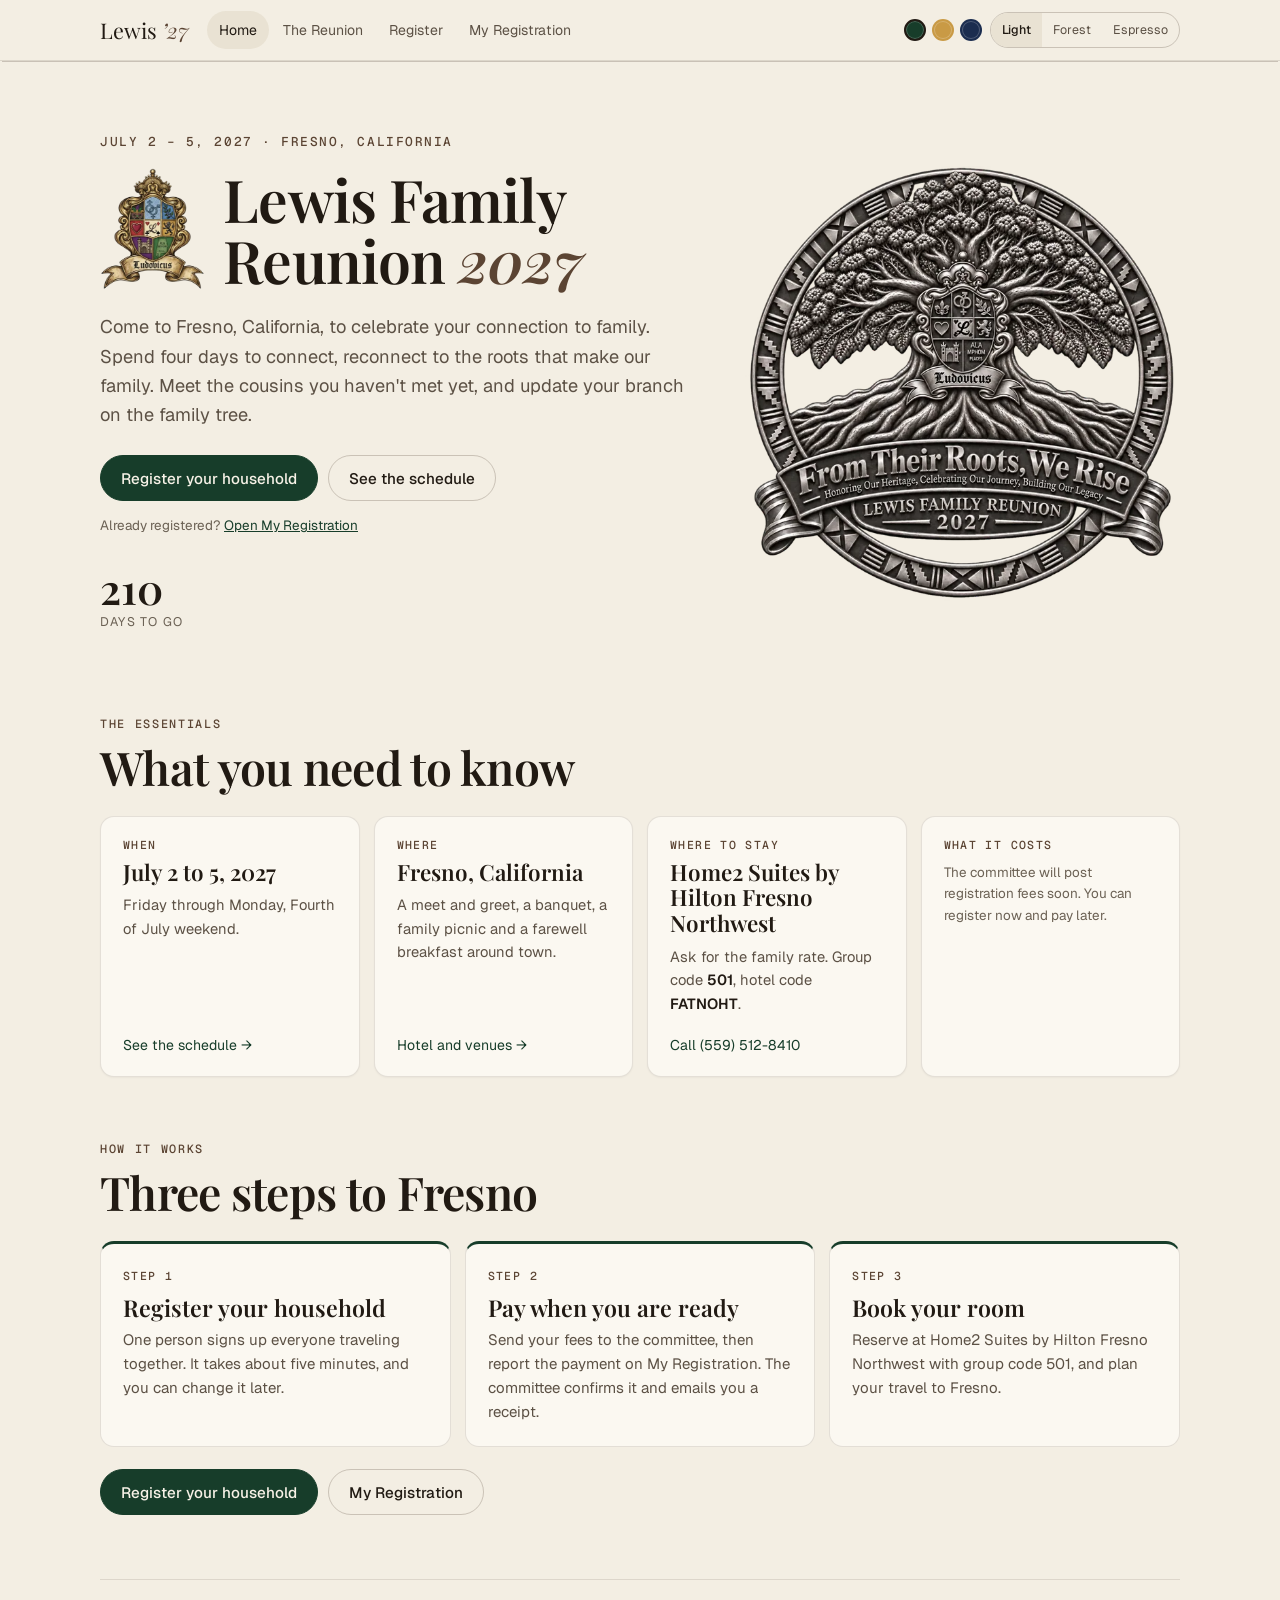
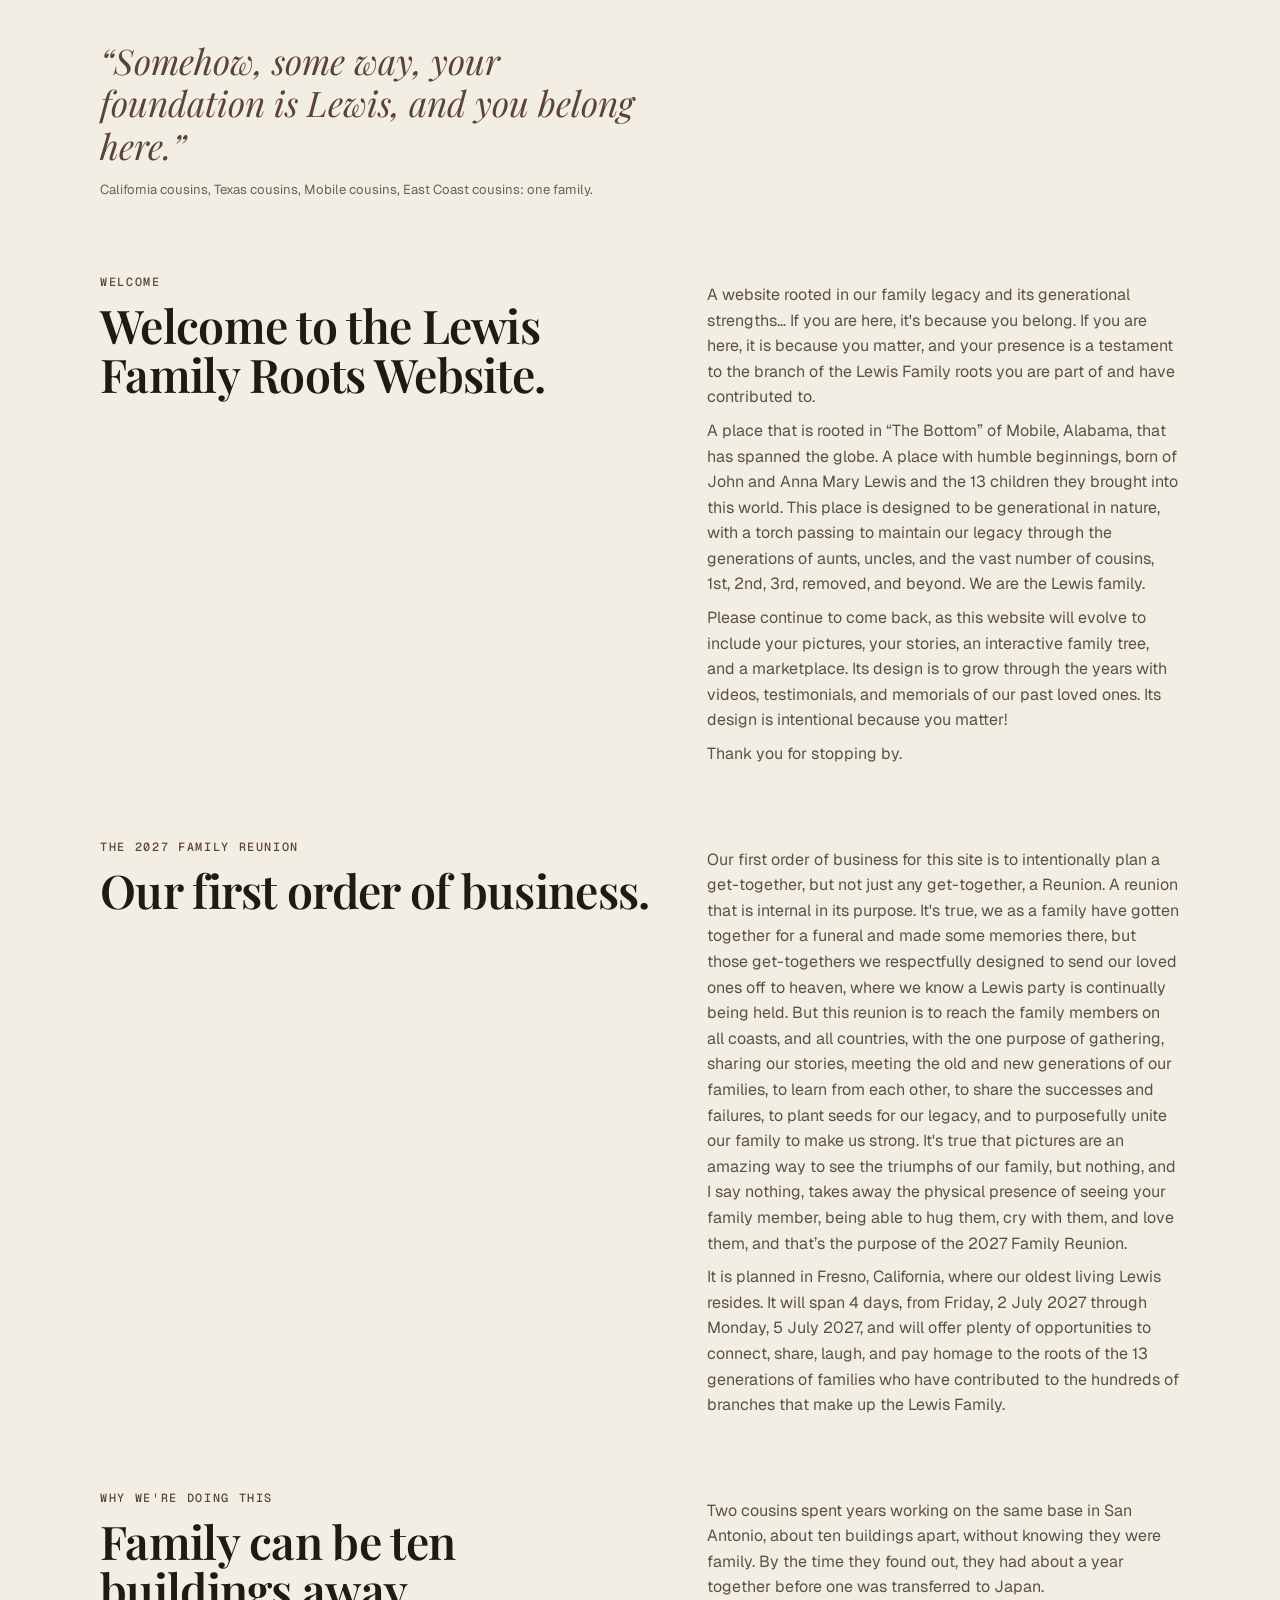
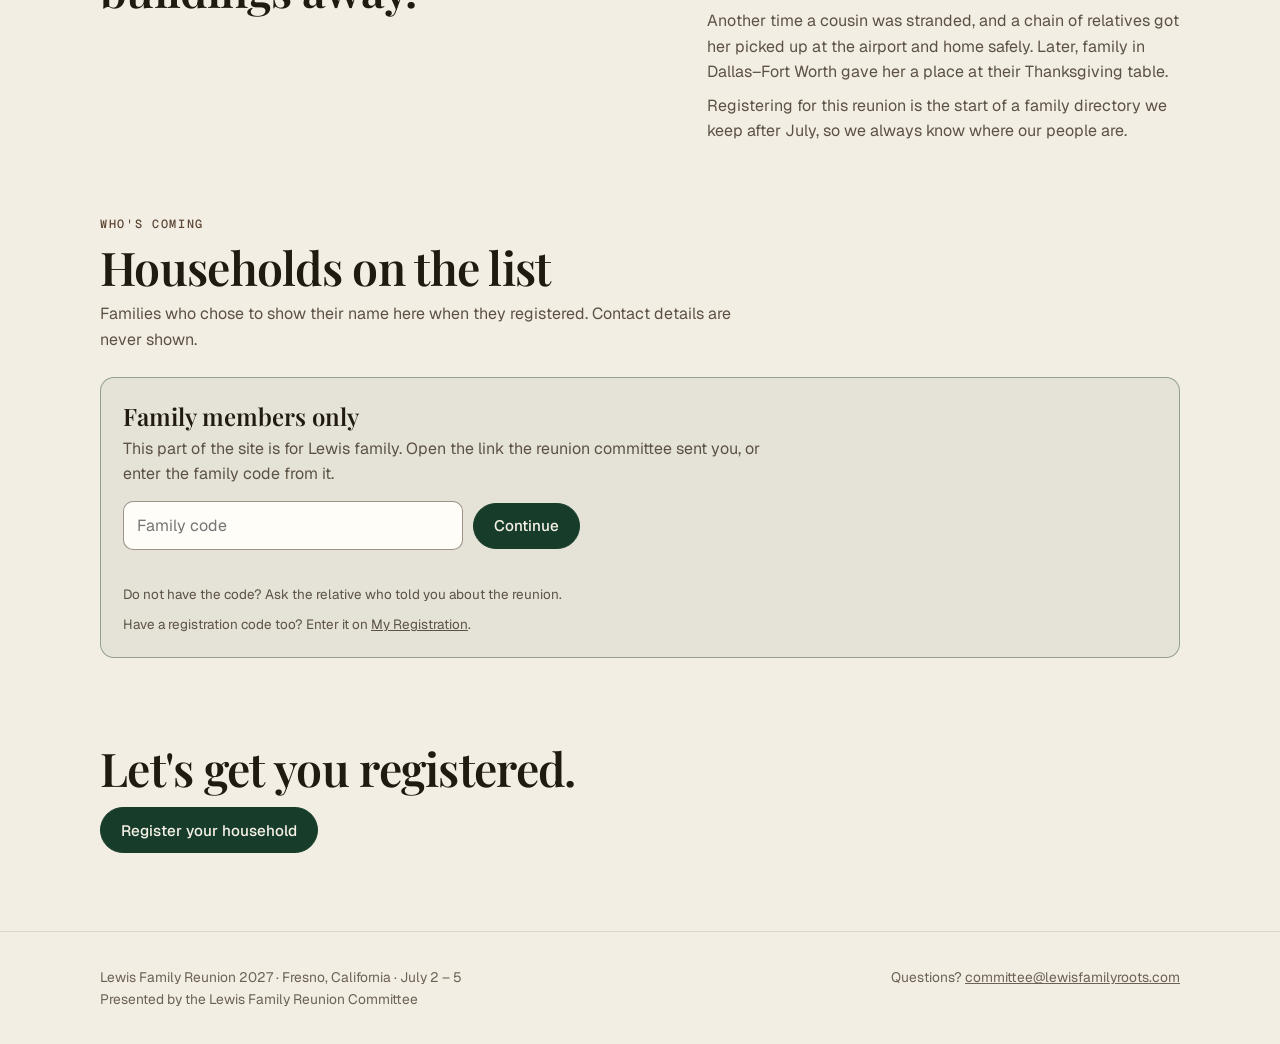
<file: index.html>
<!DOCTYPE html>
<html lang="en" data-mode="light" data-look="sequoia">
<head>
<meta charset="utf-8">
<meta name="viewport" content="width=device-width, initial-scale=1">
<title>Lewis Family Reunion 2027</title>
<meta name="description" content="Lewis Family Reunion · Fresno, California · July 2–5, 2027">
<meta name="robots" content="noindex">
<!-- What a text message or a chat shows when someone shares the link. -->
<meta property="og:type" content="website">
<meta property="og:site_name" content="Lewis Family Roots">
<meta property="og:title" content="Lewis Family Reunion 2027">
<meta property="og:description" content="July 2–5, 2027 in Fresno, California. Register your household.">
<meta property="og:url" content="https://lewisfamilyroots.com/">
<meta property="og:image" content="https://lewisfamilyroots.com/assets/og-image.jpg">
<meta property="og:image:width" content="1200">
<meta property="og:image:height" content="630">
<meta property="og:image:alt" content="The Lewis Family Reunion 2027 medallion: From Their Roots, We Rise">
<meta name="twitter:card" content="summary_large_image">
<meta name="theme-color" content="#173d2a">
<link rel="icon" type="image/png" href="assets/icon-64.png">
<link rel="apple-touch-icon" href="assets/icon-180.png">
<link rel="preconnect" href="https://fonts.googleapis.com">
<link rel="preconnect" href="https://fonts.gstatic.com" crossorigin>
<!-- The fonts load without holding up the page: on a slow or blocked connection the text shows at once in a system font. -->
<link rel="stylesheet" href="https://fonts.googleapis.com/css2?family=Playfair+Display:ital,wght@0,500;0,600;0,700;1,600&family=Geist:wght@400;500;600&family=Geist+Mono:wght@400;500&display=swap" media="print" onload="this.media='all'">
<noscript><link rel="stylesheet" href="https://fonts.googleapis.com/css2?family=Playfair+Display:ital,wght@0,500;0,600;0,700;1,600&family=Geist:wght@400;500;600&family=Geist+Mono:wght@400;500&display=swap"></noscript>
<style>
/* Layout: slim top bar, one view at a time (hash routes), generous whitespace; tree-ring canvas behind the hero. */
:root{
  --bg:#07110b;--surface:rgba(236,226,206,.04);--surface-2:rgba(236,226,206,.075);--line:rgba(236,226,206,.1);--line-2:rgba(236,226,206,.18);
  --text:#efe8d9;--paper:#122019;--paper-edge:#07110b;--muted:#b3ab98;--faint:#9a9585;--accent:#2a5a3f;--accent-text:#9dc6aa;--on-accent:#f1ebdf;--accent-2:#a88d73;
  --ok:#5fc48a;--warn:#e2b25a;--bad:#ef7a6e;
  --display:'Playfair Display',Georgia,'Times New Roman',serif;
  --body:'Geist',system-ui,-apple-system,'Segoe UI',Roboto,sans-serif;
  --mono:'Geist Mono',ui-monospace,Menlo,Consolas,monospace;
  --r:14px;color-scheme:dark;
}
[data-mode="dark"][data-look="harvest"]{--accent:#e5b766;--accent-text:#e5b766;--on-accent:var(--bg)}
[data-mode="dark"][data-look="lake"]{--accent:#2b4a7d;--accent-text:#a9c0e3;--on-accent:#f1ebdf}
[data-mode="dark"][data-ground="espresso"]{--bg:#100906;--paper:#21150d;--paper-edge:#100906}
[data-mode="light"]{
  --bg:#f3eee3;--surface:#fbf8f1;--surface-2:#e9e2d3;--line:rgba(58,40,24,.12);--line-2:rgba(58,40,24,.22);
  --text:#211a13;--paper:#f1e7d0;--paper-edge:#d8c4a0;--muted:#5c5145;--faint:#6b6154;--accent:#173d2a;--accent-text:#173d2a;--on-accent:#f7f2e7;--accent-2:#5b4433;
  --ok:#1f7a48;--warn:#94600b;--bad:#b3352a;color-scheme:light;
}
[data-mode="light"][data-look="harvest"]{--accent:#93600f;--accent-text:#93600f}
[data-mode="light"][data-look="lake"]{--accent:#1b2d4f;--accent-text:#1b2d4f}

*{box-sizing:border-box}
[hidden]{display:none!important}
html,body{margin:0}
body{background:var(--bg);color:var(--text);font:400 16px/1.6 var(--body);-webkit-font-smoothing:antialiased;
}
a{color:inherit}
h1,h2,h3{font-weight:400;margin:0;text-wrap:balance}
h1,h2{font-family:var(--display);font-weight:600;letter-spacing:-.015em}
h1{font-size:clamp(2.6rem,7.4vw,5.2rem);line-height:1.04}
h2{font-size:clamp(2rem,4.4vw,2.9rem);line-height:1.05}
h3{font:600 1.02rem/1.35 var(--body)}
p{margin:.5em 0}
em{font-family:var(--display);font-style:italic;font-size:1.08em}
:focus-visible{outline:2px solid var(--accent-text);outline-offset:3px;border-radius:6px}
.num{font-family:var(--mono);font-variant-numeric:tabular-nums}
.wrap{max-width:1120px;margin:0 auto;padding:0 20px}

/* top bar */
.top{position:sticky;top:0;z-index:20;box-shadow:0 3px 0 -2px var(--line-2);background:color-mix(in oklab,var(--bg) 82%,transparent);-webkit-backdrop-filter:blur(14px);backdrop-filter:blur(14px);border-bottom:1px solid var(--line)}
.top .wrap{display:flex;align-items:center;gap:18px;min-height:60px}
.mark{font-family:var(--display);font-size:1.35rem;text-decoration:none;white-space:nowrap}
.mark i{color:var(--accent-2)}
.nav{display:flex;gap:2px;overflow-x:auto;scrollbar-width:none;flex:1}
.nav::-webkit-scrollbar{display:none}
.nav a{padding:8px 12px;border-radius:99px;font-size:.88rem;color:var(--muted);text-decoration:none;white-space:nowrap}
.nav a:hover{color:var(--text)}
.nav a[aria-current="page"]{color:var(--text);background:var(--surface-2)}
.nav a.admin{color:var(--accent-text)}
.prefs{display:flex;align-items:center;gap:8px}
.looks{display:flex;gap:6px}
.looks button{width:22px;height:22px;border-radius:50%;border:2px solid transparent;cursor:pointer;padding:0;outline-offset:2px}
.looks button[aria-pressed="true"]{border-color:var(--text)}
.looks button{box-shadow:inset 0 0 0 1px rgba(255,255,255,.22)}
.looks [data-l="sequoia"]{background:#173d2a}.looks [data-l="harvest"]{background:#c99a45}.looks [data-l="lake"]{background:#1b2d4f}
.modes{display:inline-flex;border:1px solid var(--line-2);border-radius:99px;overflow:hidden}
.modes button{font:inherit;font-size:.78rem;padding:0 11px;min-height:34px;border:0;background:transparent;color:var(--muted);cursor:pointer}
.modes button[aria-pressed="true"]{background:var(--surface-2);color:var(--text);font-weight:500}

/* buttons, fields */
.btn{font:500 .95rem var(--body);display:inline-flex;align-items:center;justify-content:center;gap:8px;min-height:46px;padding:0 20px;border-radius:99px;border:1px solid var(--accent);background:var(--accent);color:var(--on-accent);cursor:pointer;text-decoration:none;transition:filter .15s}
.btn:hover{filter:brightness(1.08)}
.btn.quiet{background:transparent;color:var(--text);border-color:var(--line-2)}
.btn.sm{min-height:36px;padding:0 14px;font-size:.85rem}
.btn.danger{background:transparent;color:var(--bad);border-color:color-mix(in oklab,var(--bad) 50%,transparent)}
.btn[disabled]{opacity:.5;cursor:default}
.row{display:flex;flex-wrap:wrap;gap:10px;align-items:center}
label{display:block;font-size:.84rem;color:var(--muted);margin-bottom:6px}
input,select,textarea{font:inherit;font-size:1rem;color:var(--text);background:var(--surface);border:1px solid var(--line-2);border-radius:10px;padding:11px 13px;width:100%;min-height:48px}
[data-mode="light"] input,[data-mode="light"] select,[data-mode="light"] textarea{background:#fffdf8;border-color:rgba(58,40,24,.5)}
/* a field the form still needs, and the bar that says what is missing wherever the page has scrolled to */
.bad-field{border-color:var(--bad)!important;box-shadow:0 0 0 3px color-mix(in oklab,var(--bad) 22%,transparent)}
#dayChecks.bad-field{border-radius:14px}
.toast{position:fixed;left:50%;transform:translateX(-50%);bottom:max(16px,env(safe-area-inset-bottom));z-index:40;width:min(560px,calc(100vw - 28px));padding:14px 18px;border-radius:14px;background:var(--text);color:var(--bg);font-size:.95rem;line-height:1.4;box-shadow:0 10px 30px rgba(0,0,0,.3)}
/* things scrolled into view must clear the sticky header */
#regDone,#regSwitch,#regEditing,[data-gate]{scroll-margin-top:120px}
.linkish{font:inherit;color:var(--accent-text);background:none;border:0;padding:0;cursor:pointer;text-decoration:underline;text-underline-offset:3px}
#regEditing{margin:0 0 22px}
#regSwitch{margin:10px 0 0;padding:14px;border:1px solid color-mix(in oklab,var(--warn) 55%,transparent);border-radius:12px;background:color-mix(in oklab,var(--warn) 9%,transparent);font-size:.92rem}
input[type=checkbox],input[type=radio]{width:20px;height:20px;min-height:0;accent-color:var(--accent);flex:none;margin:2px 0 0}
input[type=file]{padding:9px}
textarea{min-height:110px;resize:vertical}
.fields{display:grid;grid-template-columns:repeat(auto-fit,minmax(min(100%,230px),1fr));gap:16px}
.full{grid-column:1/-1}
.check{display:flex;gap:12px;align-items:flex-start;padding:12px 14px;border:1px solid var(--line);border-radius:12px;cursor:pointer;color:var(--text);font-size:.95rem;margin:0}
.check:has(input:checked){border-color:var(--accent-text);background:color-mix(in oklab,var(--accent-text) 8%,transparent)}
.checks{display:grid;grid-template-columns:repeat(auto-fit,minmax(min(100%,230px),1fr));gap:10px}
.hint{font-size:.84rem;color:var(--faint)}
.msg{font-size:.9rem;min-height:1.4em;margin-top:10px}
.msg.ok{color:var(--ok)}.msg.err{color:var(--bad)}

/* layout pieces */
main{padding-bottom:70px}
[data-view]{display:none}
[data-view].on{display:block}
.section{padding:56px 0 8px}
.section-head{display:flex;justify-content:space-between;align-items:flex-end;gap:16px;flex-wrap:wrap;margin-bottom:24px}
.section-head p{color:var(--muted);max-width:60ch;margin:.6em 0 0}
.kicker{font:500 .74rem var(--mono);letter-spacing:.14em;text-transform:uppercase;color:var(--accent-2);margin-bottom:12px}
.card{background:var(--surface);border:1px solid var(--line);border-radius:var(--r);padding:22px}
[data-mode="light"] .card{box-shadow:0 1px 2px rgba(0,0,0,.04)}
.grid{display:grid;gap:14px;grid-template-columns:repeat(auto-fit,minmax(min(100%,300px),1fr))}
.grid.tight{grid-template-columns:repeat(auto-fit,minmax(min(100%,220px),1fr))}
.split{display:grid;gap:28px;grid-template-columns:minmax(0,1.1fr) minmax(0,.9fr)}
@media(max-width:860px){.split{grid-template-columns:1fr}}
.pill{display:inline-flex;align-items:center;gap:6px;font:500 .74rem var(--mono);letter-spacing:.04em;padding:4px 10px;border-radius:99px;border:1px solid var(--line-2);color:var(--muted);white-space:nowrap}
.pill::before{content:"";width:6px;height:6px;border-radius:50%;background:currentColor}
.pill.ok{color:var(--ok);border-color:color-mix(in oklab,var(--ok) 40%,transparent)}
.pill.warn{color:var(--warn);border-color:color-mix(in oklab,var(--warn) 40%,transparent)}
.pill.bad{color:var(--bad);border-color:color-mix(in oklab,var(--bad) 40%,transparent)}
.pill.info{color:var(--accent-text);border-color:color-mix(in oklab,var(--accent-text) 40%,transparent)}
.banner{border:1px dashed var(--line-2);border-radius:12px;padding:12px 16px;color:var(--muted);font-size:.9rem;margin-top:22px}
.banner b{color:var(--text);font-weight:600}
.empty{color:var(--faint);font-size:.92rem;padding:18px 0}
hr{border:0;border-top:1px solid var(--line);margin:26px 0}

/* hero */
.hero{position:relative;padding:72px 0 56px;overflow:hidden}
.hero-grid{display:grid;grid-template-columns:minmax(0,1fr) clamp(280px,34vw,440px);gap:clamp(24px,4vw,56px);align-items:center}
.hero-grid .hero-title{max-width:100%;font-size:clamp(2rem,4.6vw,3.9rem)}
.hero-grid .hero-title h1{max-width:none}
/* The medallion is a 133 KB WebP with the PNG as a fallback, and lazy so a phone only fetches the copy it shows. */
.hero-logo{display:block}
.hero-logo img,.medal img{display:block;width:100%;height:auto}
/* On phones the title, date and Register button come first; the round medallion moves down to the family quote (.medal). */
@media(max-width:860px){.hero-grid{grid-template-columns:1fr}.hero-logo{display:none}.hero{padding:34px 0 26px}}
.hero .wrap{position:relative}
.hero .when{font:500 .8rem var(--mono);letter-spacing:.12em;text-transform:uppercase;color:var(--accent-2)}
.hero h1{margin:18px 0 22px;max-width:13ch}
.hero-title{display:flex;align-items:center;gap:clamp(10px,1.7vw,18px);margin:18px 0 22px;max-width:62%;font-size:clamp(2rem,6.6vw,4.9rem)}
.hero-title h1{margin:0;font-size:inherit}
/* The crest matches two lines of the title at 1.04 line height. */
.hero-title picture{display:block;flex:0 0 auto}
.hero-crest{display:block;width:auto;height:2.08em}
@media(max-width:900px){.hero-title{max-width:100%}}
.hero h1 i{color:var(--accent-2)}
.lead{font-size:1.14rem;color:var(--muted);max-width:52ch}
.hero-cta{margin-top:26px}
.hero-back{margin:14px 0 0}
.hero-back a{color:var(--accent-text)}
.count{display:flex;gap:14px 34px;flex-wrap:wrap;margin:30px 0 0}
.count div b{display:block;font:600 2.6rem/1 var(--display);color:var(--text)}
.count div span{font-size:.78rem;color:var(--faint);text-transform:uppercase;letter-spacing:.1em}
.quote{font-family:var(--display);font-style:italic;font-size:clamp(1.5rem,3.2vw,2.2rem);line-height:1.2;max-width:28ch;margin:0;color:var(--accent-2)}
.quote-wrap{padding:60px 0 20px;border-top:1px solid var(--line);margin-top:56px}
.medal{display:none}
@media(max-width:860px){.medal{display:block;width:min(250px,62vw);margin:0 auto 26px}.quote-wrap{text-align:center;padding-top:44px}.quote{margin:0 auto}}
/* home: the essentials and the three steps */
.facts{display:grid;gap:14px;grid-template-columns:repeat(auto-fit,minmax(min(100%,235px),1fr))}
.fact{display:flex;flex-direction:column;gap:4px;padding:20px 22px;border-radius:var(--r);border:1px solid var(--line);background:var(--surface);text-decoration:none;color:inherit}
[data-mode="light"] .fact{box-shadow:0 1px 2px rgba(0,0,0,.04)}
a.fact{transition:border-color .2s,transform .2s}
a.fact:hover{border-color:var(--accent-text);transform:translateY(-2px)}
.fact .k{font:500 .72rem var(--mono);letter-spacing:.12em;text-transform:uppercase;color:var(--accent-2);margin-bottom:4px}
.fact b{font:600 1.4rem/1.15 var(--display)}
.fact p{color:var(--muted);font-size:.92rem;margin:4px 0 0}
.fact p strong{color:var(--text);font-weight:600}
.fact .go{display:inline-block;margin-top:auto;padding-top:14px;color:var(--accent-text);font-size:.88rem;text-decoration:none}
.fact a.go:hover{text-decoration:underline}
.fact .fees{margin:2px 0 0;padding:0;border:0;background:none}
.fact .fees .fees-h{font-size:.84rem;margin-bottom:6px}
.fact .fees .feerow{font-size:.98rem;padding:5px 0;border-top:1px solid var(--line)}
.how{list-style:none;margin:0;padding:0;display:grid;gap:14px;grid-template-columns:repeat(auto-fit,minmax(min(100%,250px),1fr));counter-reset:how}
.how li{counter-increment:how;padding:18px 22px 22px;border:1px solid var(--line);border-top:3px solid var(--accent);border-radius:var(--r);background:var(--surface)}
.how li::before{content:"Step " counter(how);font:500 .72rem var(--mono);letter-spacing:.12em;text-transform:uppercase;color:var(--accent-2)}
.how h3{font:600 1.45rem/1.15 var(--display);margin:8px 0 6px}
.how p{color:var(--muted);font-size:.94rem;margin:0}
.section.first{padding-top:26px}
.quote-wrap cite{display:block;margin-top:14px;font:400 .82rem var(--body);color:var(--faint);font-style:normal}
.tiles{display:grid;grid-template-columns:repeat(auto-fit,minmax(min(100%,240px),1fr));gap:14px;counter-reset:tile}
.tile{display:block;text-decoration:none;padding:22px;border-radius:var(--r);border:1px solid var(--line);background:var(--surface);transition:border-color .2s,transform .2s}
.tile:hover{border-color:var(--accent-text);transform:translateY(-2px)}
.tile .n{font:500 .72rem var(--mono);color:var(--accent-2)}
.tile .n::before{counter-increment:tile;content:counter(tile,decimal-leading-zero)}
.tile h3{margin:10px 0 6px;font:600 1.6rem/1.1 var(--display)}
.tile p{color:var(--muted);font-size:.92rem;margin:0}
.tile .go{display:inline-block;margin-top:14px;color:var(--accent-text);font-size:.88rem}

/* roll */
.roll{display:grid;grid-template-columns:repeat(auto-fill,minmax(min(100%,240px),1fr));gap:10px}
.roll .empty{grid-column:1/-1}
.who{padding:14px 16px;border:1px solid var(--line);border-radius:12px;background:var(--surface)}
.who b{display:block;font-weight:600}
.who span{font-size:.84rem;color:var(--muted)}

/* schedule */
.days{display:grid;gap:14px;grid-template-columns:repeat(auto-fit,minmax(min(100%,240px),1fr))}
.day h3{font:600 1.7rem/1.1 var(--display)}
.day .d{font:500 .74rem var(--mono);color:var(--accent-2);letter-spacing:.1em;text-transform:uppercase;margin-bottom:8px}
.item{padding:12px 0;border-top:1px solid var(--line)}
.item:first-of-type{border-top:0}
.item .t{font:500 .78rem var(--mono);color:var(--faint)}
.item .w{font-weight:500}
.item .p{font-size:.86rem;color:var(--muted)}
.place h3{margin-bottom:4px}
.place p{color:var(--muted);font-size:.92rem;margin:0}
.place .rate{margin-top:10px;color:var(--ink)}
.place .rate strong{font-weight:600}
.place .site{display:inline-block;margin-top:10px;font-size:.88rem;color:var(--accent-text);text-decoration:none}
.place .site:hover{text-decoration:underline}
details{border-top:1px solid var(--line);padding:16px 0}
details:last-child{border-bottom:1px solid var(--line)}
summary{cursor:pointer;font-weight:500;list-style:none;display:flex;justify-content:space-between;gap:12px}
summary::after{content:"+";color:var(--accent-text);font-family:var(--mono)}
details[open] summary::after{content:"−"}
details p{color:var(--muted);max-width:68ch}

/* register */
.steps{display:grid;gap:18px}
.step{padding:26px}
.step h3{font:600 1.55rem/1.15 var(--display);margin-bottom:4px}
.step .sub{color:var(--muted);font-size:.92rem;margin:0 0 18px}
.att{display:grid;grid-template-columns:minmax(0,2fr) minmax(6.5rem,1fr) minmax(3.5rem,1fr) minmax(5.5rem,1fr) auto;gap:10px;align-items:end;padding:14px 0;border-top:1px solid var(--line)}
.att label{white-space:nowrap}
.att input,.att select{min-width:0}
.att .diet{grid-column:1/3}
.att:first-child{border-top:0;padding-top:0}
@media(max-width:720px){.att{grid-template-columns:1fr 1fr}.att .nm,.att .diet{grid-column:1/-1}}
.summary{position:sticky;top:80px}
.sumrow{display:flex;justify-content:space-between;gap:12px;padding:9px 0;border-top:1px solid var(--line);font-size:.94rem}
.sumrow:first-of-type{border-top:0}
.sumrow span:first-child{color:var(--muted)}
.fees{margin:12px 0 8px;padding:10px 12px;border:1px solid var(--line);border-radius:10px;background:var(--surface)}
.fees-h{color:var(--muted);font-size:.8rem;margin-bottom:4px}
.feerow{display:flex;justify-content:space-between;gap:12px;padding:3px 0;font-size:.9rem;color:var(--text)}
.fees-due{margin-top:6px;padding-top:6px;border-top:1px solid var(--line);color:var(--muted)}
.big{font:600 2.4rem/1 var(--display)}

/* family */
.lines{display:grid;gap:14px;grid-template-columns:repeat(auto-fit,minmax(min(100%,420px),1fr))}
.line h3{font:600 1.8rem/1.1 var(--display)}
.line .f{color:var(--muted);font-size:.9rem;margin:4px 0 14px}
.kids{list-style:none;margin:0;padding:0;columns:2;column-gap:20px}
@media(max-width:480px){.kids{columns:1}}
.kids li{padding:7px 0;border-top:1px solid var(--line);break-inside:avoid;font-size:.94rem;display:flex;gap:10px}
.kids li .num{color:var(--faint);font-size:.78rem;padding-top:2px;min-width:18px}
.meet{margin-top:14px;padding:16px 18px;border-radius:12px;border:1px solid color-mix(in oklab,var(--accent-text) 40%,transparent);background:color-mix(in oklab,var(--accent-text) 7%,transparent);font-size:.94rem}
.names{display:grid;gap:12px;grid-template-columns:repeat(auto-fit,minmax(min(100%,250px),1fr))}
.name h3{font:600 1.45rem/1.15 var(--display)}
.name p{color:var(--muted);font-size:.9rem;margin:6px 0 0}
.name .q{color:var(--accent-2);font-size:.86rem;margin-top:10px}
.subnav{display:flex;gap:6px;flex-wrap:wrap;margin:6px 0 26px}
.subnav button{font:inherit;font-size:.9rem;padding:8px 16px;border-radius:99px;border:1px solid var(--line-2);background:transparent;color:var(--muted);cursor:pointer;min-height:40px}
.subnav button[aria-pressed="true"]{background:var(--text);color:var(--bg);border-color:var(--text)}
.entries{display:grid;gap:12px;grid-template-columns:repeat(auto-fill,minmax(min(100%,300px),1fr))}
.entry{padding:18px;border:1px solid var(--line);border-radius:var(--r);background:var(--surface);display:flex;flex-direction:column;gap:6px}
.entry img{width:100%;aspect-ratio:4/3;object-fit:cover;border-radius:10px;margin-bottom:6px;background:var(--surface-2)}
.entry h3{font:600 1.4rem/1.15 var(--display)}
.entry .meta{font:500 .76rem var(--mono);color:var(--accent-2)}
.entry p{color:var(--muted);font-size:.92rem;margin:0;white-space:pre-wrap}
.entry .by{font-size:.78rem;color:var(--faint);margin-top:auto;padding-top:8px;display:flex;justify-content:space-between;gap:8px;align-items:center}
.linkbtn{font:inherit;font-size:.78rem;background:none;border:0;color:var(--bad);cursor:pointer;padding:4px}
.adder{margin-top:26px}
.adder summary{font:600 1.3rem var(--display)}
.adder[open]{padding-bottom:24px}

/* photos */
.photos{columns:3 260px;column-gap:12px}
.photo{break-inside:avoid;margin:0 0 12px;border-radius:12px;overflow:hidden;border:1px solid var(--line);background:var(--surface)}
.photo img{display:block;width:100%;height:auto}
.photo figcaption{padding:10px 12px;font-size:.86rem;color:var(--muted)}
.photo figcaption b{color:var(--text);font-weight:500}
.photos-beta-banner{margin:24px 0;padding:24px;border-radius:12px;background:var(--surface);border:1px solid var(--line);text-align:center}
.photos-beta-banner h3{font:500 1.2rem var(--display);color:var(--text);margin:0 0 8px}
.photos-beta-banner p{font-size:.95rem;color:var(--muted);margin:0;line-height:1.5}
.strip{overflow:hidden;border-block:1px solid var(--line);padding:14px 0;margin:6px 0 28px}
.strip-in{display:flex;gap:12px;width:max-content;animation:drift 60s linear infinite}
.strip-in img{height:120px;width:auto;border-radius:8px}
.strip-in span{font:600 1.5rem var(--display);font-style:italic;color:var(--faint);white-space:nowrap;padding:0 18px;align-self:center}
@keyframes drift{to{transform:translateX(-50%)}}
/* uploads: neutral ink only (no accent colour), red only for a problem */
.ph-open{display:block;-webkit-tap-highlight-color:transparent}
.img-wait{padding:28px 14px;text-align:center;font-size:.84rem;color:var(--faint);background:var(--surface-2);border-radius:10px}
.up-hint{margin:6px 0 0}
.pick{display:flex;gap:12px;align-items:center;flex-wrap:wrap;margin-top:10px;padding:10px;border:1px solid var(--line);border-radius:12px;background:var(--surface)}
.pick img{width:64px;height:64px;object-fit:cover;border-radius:8px;border:1px solid var(--line-2);flex:none}
.pick span{flex:1;min-width:160px;font-size:.86rem;color:var(--muted);overflow-wrap:anywhere}
.pick.bad{border-color:color-mix(in oklab,var(--bad) 50%,transparent)}.pick.bad span{color:var(--bad)}
.upbar{height:6px;max-width:420px;margin-top:14px;border-radius:99px;background:var(--line);overflow:hidden}
.upbar i{display:block;height:100%;width:0;border-radius:inherit;background:var(--text);transition:width .4s ease}
.upbar.prep i{width:22%}
.upbar.run i{width:38%;animation:upslide 1.3s ease-in-out infinite}
.upbar.done i{width:100%;background:var(--ok)}
@keyframes upslide{from{transform:translateX(-100%)}to{transform:translateX(265%)}}
@media(prefers-reduced-motion:reduce){.upbar.run i{animation:none;width:100%;opacity:.45}}

/* me + committee */
.stats{display:grid;gap:10px;grid-template-columns:repeat(auto-fit,minmax(min(100%,150px),1fr))}
.stat{padding:16px 18px;border:1px solid var(--line);border-radius:12px;background:var(--surface)}
.stat b{display:block;font:600 2rem/1.1 var(--display)}
.stat span{font-size:.76rem;color:var(--faint);text-transform:uppercase;letter-spacing:.08em}
.tablewrap{overflow-x:auto;border:1px solid var(--line);border-radius:12px}
table{border-collapse:collapse;width:100%;font-size:.88rem}
th,td{text-align:left;padding:10px 12px;border-bottom:1px solid var(--line);vertical-align:top;white-space:nowrap}
th{font:500 .72rem var(--mono);color:var(--faint);text-transform:uppercase;letter-spacing:.06em;background:var(--surface)}
tr:last-child td{border-bottom:0}
td.r,th.r{text-align:right}
.pay-line{display:flex;justify-content:space-between;gap:12px;align-items:center;padding:12px 0;border-top:1px solid var(--line);flex-wrap:wrap}
.pay-line:first-child{border-top:0}
.out{font-family:var(--mono);font-size:.78rem;min-height:160px}

.gate{border:1px solid color-mix(in oklab,var(--accent-text) 40%,transparent);background:color-mix(in oklab,var(--accent-text) 6%,transparent);border-radius:var(--r);padding:22px;margin:0 0 22px}
.gate h3{font:600 1.5rem var(--display);margin-bottom:4px}
.gate p{color:var(--muted);margin:0 0 14px;max-width:60ch}
.done{margin-bottom:22px;border-color:color-mix(in oklab,var(--ok) 45%,transparent)}
.done h3{font:600 1.6rem var(--display)}
.linkbox{font-family:var(--mono);font-size:.8rem;word-break:break-all;padding:10px 12px;border:1px dashed var(--line-2);border-radius:10px;margin:10px 0;color:var(--muted)}
.loading{opacity:.55;pointer-events:none}
@media(max-width:900px){.top .wrap{flex-wrap:wrap;gap:6px 12px;padding-top:8px;padding-bottom:8px}.prefs{margin-left:auto}.nav{order:3;flex-basis:100%;margin:0 -8px}}
/* Phones: two rows instead of three. The accent dots are a nicety and step aside; the four tab names fit without being cut off. */
@media(max-width:560px){.looks{display:none}.top .wrap{gap:2px 12px;padding-top:6px;padding-bottom:4px;min-height:0}.modes button{padding:0 10px}.nav a{padding:10px 10px}}
@media(max-width:400px){.nav a{padding:10px 7px;font-size:.84rem}}
@media(max-width:350px){.mark{font-size:1.2rem}.modes button{padding:0 8px;font-size:.74rem}.nav{gap:0}.nav a{padding:10px 4px;font-size:.78rem}}
.vignette{position:relative;margin:-22px -22px 16px;aspect-ratio:16/10;overflow:hidden;border-radius:var(--r) var(--r) 0 0;border-bottom:1px solid var(--line);color:var(--accent-2);background:radial-gradient(120% 95% at 50% 42%,var(--paper) 50%,var(--paper-edge))}
.vignette svg{display:block;width:100%;height:100%}
.vignette::after{content:"";position:absolute;inset:0;pointer-events:none;background-image:url("data:image/svg+xml;utf8,<svg xmlns='http://www.w3.org/2000/svg' width='160' height='160'><filter id='n'><feTurbulence type='fractalNoise' baseFrequency='.85' numOctaves='3' stitchTiles='stitch'/><feColorMatrix values='0 0 0 0 .35 0 0 0 0 .25 0 0 0 0 .15 0 0 0 .9 0'/></filter><rect width='100%' height='100%' filter='url(%23n)'/></svg>");opacity:.22;mix-blend-mode:multiply}
[data-mode="dark"] .vignette::after{opacity:.1;mix-blend-mode:screen}
/* legacy photo treatment: warm monochrome, full color on hover */
.photo img,.entry img,.strip-in img{filter:grayscale(1) sepia(.45) contrast(1.06) brightness(.98);transition:filter .5s}
.photo:hover img,.entry:hover img{filter:none}
@media(prefers-reduced-motion:reduce){.photo img,.entry img{transition:none}}
/* family tree tab: follows the site palette and the look switcher (Ledger, Rings, Columns) */
.ft{--ink:var(--text);--ink-soft:var(--muted);--ink-faint:var(--faint);--node:var(--card);--node-sel:var(--accent);--edge:color-mix(in oklab,var(--text) 32%,transparent);--edge-far:color-mix(in oklab,var(--text) 18%,transparent);--glass:var(--surface);--glass-2:var(--surface-2);--btn:var(--accent);--btn-ink:var(--on-accent);--stage:var(--panel);--card:#fbf8f1;--panel:color-mix(in oklab,var(--bg) 70%,#fff);margin-bottom:34px;color:var(--ink)}
[data-mode="dark"] .ft{--card:color-mix(in oklab,var(--bg) 82%,var(--text));--panel:color-mix(in oklab,var(--bg) 92%,var(--text))}
.ft-toolbar{display:flex;flex-wrap:wrap;gap:8px;align-items:center;padding:10px;border:1px solid var(--line);border-bottom:0;border-radius:14px 14px 0 0;background:var(--glass)}
.ft-search{flex:1 1 240px;min-width:0;display:flex;align-items:center;gap:8px;border:1px solid var(--line-2);border-radius:9px;padding:0 10px;background:var(--node);margin:0;color:var(--ink)}
.ft-search input{flex:1;min-width:0;border:0;background:transparent;padding:8px 0;min-height:40px;outline:none;color:var(--ink);font-size:.95rem}
.ft-count{font:11px var(--mono);color:var(--ink-faint);white-space:nowrap}
.ft-search kbd{font:10px var(--mono);color:var(--ink-faint);border:1px solid var(--line);border-radius:4px;padding:0 5px}
.ft-btn{display:inline-flex;align-items:center;gap:6px;border:1px solid var(--line-2);background:var(--node);color:var(--ink);border-radius:9px;padding:0 12px;min-height:40px;cursor:pointer;font:500 .84rem var(--body);text-decoration:none;white-space:nowrap}
.ft-btn:hover{background:var(--glass-2)}
.ft-btn[aria-pressed="true"]{background:var(--btn);color:var(--btn-ink);border-color:var(--btn)}
.ft-seg{display:inline-flex;border:1px solid var(--line-2);border-radius:9px;overflow:hidden}
.ft-seg button{border:0;background:var(--node);color:var(--ink-soft);padding:0 12px;min-height:40px;cursor:pointer;font:500 .84rem var(--body)}
.ft-seg button[aria-pressed="true"]{background:var(--btn);color:var(--btn-ink)}
.ft-lines{display:flex;flex-wrap:wrap;gap:6px;padding:10px;border:1px solid var(--line);border-bottom:0;background:var(--glass);align-items:center}
.ft-label{font:500 .7rem var(--mono);letter-spacing:.14em;text-transform:uppercase;color:var(--ink-soft);margin-right:4px}
.ft-chip{display:inline-flex;align-items:center;gap:7px;border:1px solid var(--line-2);border-radius:999px;padding:4px 11px;min-height:32px;font:.8rem var(--body);background:transparent;cursor:pointer;color:var(--ink-soft)}
.ft-chip[aria-pressed="true"]{color:var(--btn-ink);background:var(--btn);border-color:var(--btn)}
.ft-chip .n{font-family:var(--mono);opacity:.7}
.ft-console{display:grid;grid-template-columns:minmax(0,1fr) 340px;border:1px solid var(--line);border-radius:0 0 14px 14px;overflow:hidden;background:var(--stage)}
.ft-stage{position:relative;height:clamp(480px,72vh,780px);min-width:0;touch-action:none;cursor:grab;overflow:hidden;background-image:radial-gradient(var(--line) 1px,transparent 1px);background-size:22px 22px}
.ft-stage.dragging{cursor:grabbing}
.ft-stage svg{display:block;width:100%;height:100%}
.ft-empty{position:absolute;inset:0;display:grid;place-items:center;color:var(--ink-soft);pointer-events:none}
.ft-zoom{position:absolute;right:12px;bottom:12px;display:flex;flex-direction:column;gap:6px}
.ft-zoom button{width:40px;height:40px;border-radius:9px;border:1px solid var(--line-2);background:var(--node);color:var(--ink);cursor:pointer;font-size:16px}
.ft-hud{position:absolute;left:12px;bottom:12px;font:11px var(--mono);color:var(--ink-faint);pointer-events:none;display:flex;gap:14px;flex-wrap:wrap;max-width:calc(100% - 70px)}
.ft-focusbar{position:absolute;left:12px;top:12px;right:12px;display:flex;gap:8px;align-items:center;justify-content:space-between;padding:8px 10px;border-radius:10px;font-size:.84rem;background:var(--node);border:1px solid var(--line-2)}
.ft .edge{fill:none;stroke:var(--edge);stroke-width:1.3}
.ft .edge.partner{stroke-width:1.6}
.ft .edge.far{stroke:var(--edge-far);stroke-dasharray:4 5}
.ft .edge.hl{stroke:var(--ink);stroke-width:2.2;stroke-dasharray:none}
.ft .node{cursor:pointer}
.ft .node rect.card{fill:var(--node);stroke:var(--line-2);stroke-width:1}
.ft .node:hover rect.card{stroke:var(--ink)}
.ft .node.sel rect.card{fill:var(--btn);stroke:var(--btn);stroke-width:2}
.ft .node.sel text{fill:var(--btn-ink)}
.ft .node.hit rect.card{stroke:var(--ink);stroke-width:2.4;stroke-dasharray:5 3}
.ft .node text{fill:var(--ink);font-family:var(--mono)}
.ft .node .nm{font-size:12.5px;font-weight:600}
.ft .node .meta{font-size:10px;fill:var(--ink-soft)}
.ft .node .tag{font-size:8.5px;letter-spacing:.14em;fill:var(--ink-soft)}
.ft .node.sel .meta,.ft .node.sel .tag{fill:var(--btn-ink);opacity:.75}
.ft .node .pip{fill:none;stroke:var(--ink-soft);stroke-width:1.2}
.ft .node.sel .pip{fill:var(--btn-ink);stroke:var(--btn-ink)}
.ft .trunk{fill:var(--glass-2);stroke:var(--line-2);stroke-width:1.5}
.ft .root{fill:none;stroke:var(--line-2);stroke-linecap:round}
.ft .branch{fill:none;stroke:var(--edge);stroke-linecap:round}
.ft .branch.limb{stroke:var(--line-2)}
.ft .branch.hl{stroke:var(--ink)}
.ft .node .hitbox{fill:transparent}
.ft .node .tl{font-size:12px;fill:var(--ink);font-family:var(--mono)}
.ft .node.tnode:hover .tl{text-decoration:underline}
.ft .node.tnode.sel .tl{font-weight:700;fill:var(--ink)}
.ft .node.sel .bud{stroke:var(--ink);stroke-width:3;fill:var(--ink)}
.ft .node.hit .tl{text-decoration:underline;font-weight:700}
.ft .dim{opacity:.14}
.ft .node,.ft .edge{transition:opacity .2s}
.ft-drawer{border-left:1px solid var(--line);padding:20px;overflow:auto;height:clamp(480px,72vh,780px);min-width:0;background:var(--node)}
.ft-drawer h3{font:600 1.8rem/1.08 var(--display);margin:6px 0 4px;color:var(--ink)}
.ft-nick{color:var(--ink-soft);font-style:italic;font-family:var(--display)}
.ft-drawer dl{display:grid;grid-template-columns:92px minmax(0,1fr);gap:8px 12px;margin:16px 0;font-size:.86rem}
.ft-drawer dt{font:500 .66rem var(--mono);letter-spacing:.1em;text-transform:uppercase;color:var(--ink-faint);padding-top:3px}
.ft-drawer dd{margin:0;min-width:0;overflow-wrap:anywhere}
.ft-link{border:0;background:none;padding:0;cursor:pointer;color:var(--ink);font:inherit;text-decoration:underline;text-decoration-color:var(--line-2);text-underline-offset:3px;text-align:left}
.ft-link:hover{text-decoration-color:var(--ink)}
.ft-note{border-top:1px solid var(--line);padding-top:12px}
.ft-note h4{margin:0 0 4px;font:500 .66rem var(--mono);letter-spacing:.14em;text-transform:uppercase;color:var(--ink-faint)}
.ft-note p{margin:0}
.ft-actions{display:flex;gap:8px;flex-wrap:wrap;margin-top:16px}
.ft-hint{color:var(--ink-soft);font-size:.86rem}
.ft-hint ul{padding-left:18px;margin:10px 0}
.ft-flist{display:grid;gap:6px;margin-top:10px}
.ft-flist button{display:flex;justify-content:space-between;gap:10px;border:1px solid var(--line);border-radius:10px;background:transparent;color:var(--ink);padding:10px 12px;cursor:pointer;text-align:left;font:inherit;font-size:.86rem}
.ft-flist button:hover{background:var(--glass-2)}
.ft-flist small{font-family:var(--mono);color:var(--ink-faint);white-space:nowrap}
.ft-ledger{display:grid;grid-template-columns:repeat(4,minmax(0,1fr));margin-top:12px;border:1px solid var(--line);border-radius:12px;overflow:hidden;background:var(--glass)}
.ft-ledger div{padding:12px 16px;border-right:1px solid var(--line)}
.ft-ledger div:last-child{border-right:0}
.ft-ledger b{display:block;font:600 1.5rem/1.15 var(--mono);font-variant-numeric:tabular-nums;color:var(--ink)}
.ft-ledger span{font:.66rem var(--mono);letter-spacing:.1em;text-transform:uppercase;color:var(--ink-soft)}
.ft-notes{margin-top:12px;border:1px solid var(--line);border-radius:12px;padding:14px 18px;background:var(--glass)}
.ft-notes summary{font-family:var(--body);font-size:.92rem;color:var(--ink)}
.ft-notes ol{margin:12px 0 0;padding-left:20px;color:var(--ink-soft);font-size:.86rem}
.ft-notes li{padding:8px 0;border-top:1px solid var(--line)}
.ft-notes li b{color:var(--ink);font-weight:600}
.ft-seg button{display:inline-flex;align-items:center}
/* Ledger: printed register, square cards, serif names, no dot grid */
.ft[data-ftview="ledger"] .ft-stage{background-image:none}
.ft[data-ftview="ledger"] .node rect.card{rx:2px;ry:2px}
.ft[data-ftview="ledger"] .node .nm{font-family:var(--display);font-size:13.5px;font-weight:600}
.ft[data-ftview="ledger"] .node .tag{fill:var(--accent-2)}
.ft[data-ftview="ledger"] .edge.hl{stroke:var(--accent-2)}
/* Rings: a full circle of growth rings around the heartwood */
.ft[data-ftview="rings"] .ft-stage{background-image:none}
.ft .ringguide{fill:none;stroke:color-mix(in oklab,var(--accent-2) 40%,transparent);stroke-width:1.4}
.ft .ringguide.grain{stroke:color-mix(in oklab,var(--accent-2) 16%,transparent);stroke-width:.9}
.ft .ringguide.heart{fill:none;stroke:color-mix(in oklab,var(--accent-2) 55%,transparent);stroke-width:1.8}
.ft[data-ftview="rings"] .branch.limb{stroke:color-mix(in oklab,var(--accent-2) 45%,transparent)}
.ft[data-ftview="rings"] .branch.hl{stroke:var(--accent-2)}
.ft[data-ftview="rings"] .node.sel .tl{fill:var(--accent-2)}
.ft[data-ftview="rings"] .node.sel .bud{stroke:var(--accent-2);fill:var(--accent-2)}
/* Columns: browse one family at a time */
.ft-cols{display:flex;overflow-x:auto;height:clamp(480px,72vh,780px);min-width:0;background:var(--stage);scroll-behavior:smooth}
.ft-col{flex:none;width:250px;border-right:1px solid var(--line);padding:8px;overflow-y:auto;display:flex;flex-direction:column;gap:2px}
.ft-colhead{padding:10px 10px 8px;display:flex;flex-direction:column;gap:2px}
.ft-colhead span{font:500 .64rem var(--mono);letter-spacing:.14em;color:var(--ink-faint)}
.ft-colhead b{font-weight:500;font-size:.86rem;color:var(--ink)}
.ft-row{display:flex;align-items:center;gap:10px;min-height:42px;padding:0 10px;border:0;border-radius:8px;background:transparent;color:var(--ink);font:.88rem var(--body);text-align:left;cursor:pointer;width:100%}
.ft-row:hover{background:var(--glass-2)}
.ft-row.path{background:var(--glass-2);font-weight:500}
.ft-row.sel{background:var(--btn);color:var(--btn-ink);font-weight:500}
.ft-mono{width:26px;height:26px;flex:none;border:1px solid var(--line-2);border-radius:50%;display:inline-flex;align-items:center;justify-content:center;font:10px var(--mono);color:var(--ink-soft)}
.ft-row.sel .ft-mono{border-color:currentColor;color:inherit}
.ft-rname{flex:1;min-width:0;overflow:hidden;text-overflow:ellipsis;white-space:nowrap}
.ft-rname small{color:var(--ink-faint);font-size:.78rem}
.ft-row.sel .ft-rname small{color:inherit;opacity:.75}
.ft-rcount{font:11px var(--mono);color:var(--ink-faint);flex:none}
.ft-row.sel .ft-rcount{color:inherit;opacity:.75}
.ft[data-ftview="columns"] .ft-console{grid-template-columns:minmax(0,1fr) 340px}
/* Ledger: an indented family register that scrolls down the page */
.ft-ledger-view{height:clamp(480px,72vh,780px);overflow-y:auto;min-width:0;background:var(--stage);padding:0 0 24px}
.lg-bar{position:sticky;top:0;z-index:2;display:flex;justify-content:space-between;align-items:center;gap:10px;flex-wrap:wrap;padding:10px 14px;background:var(--stage);border-bottom:1px solid var(--line)}
.lg-bar-btns{display:flex;gap:6px}
.lg-bar .ft-btn{min-height:34px;font-size:.8rem}
.lg-line,.lg-row{display:grid;grid-template-columns:28px minmax(0,auto) minmax(0,1fr) auto;align-items:center;column-gap:8px;padding:0 14px 0 calc(10px + var(--d,0) * 24px);min-height:40px;
  background-image:repeating-linear-gradient(to right,var(--line) 0 1px,transparent 1px 24px);background-size:calc(var(--d,0) * 24px) 100%;background-position:24px 0;background-repeat:no-repeat}
.lg-line{grid-template-columns:28px minmax(0,1fr) auto;margin-top:10px;border-top:1px solid var(--line);padding-top:6px;padding-bottom:4px}
.lg-line:first-of-type{margin-top:0}
.lg-row{grid-template-columns:28px auto minmax(0,1fr) auto 34px}
.lg-tog{width:26px;height:26px;border:0;border-radius:6px;background:transparent;color:var(--ink-soft);cursor:pointer;display:inline-flex;align-items:center;justify-content:center;padding:0}
.lg-tog::before{content:"";width:7px;height:7px;border-right:1.5px solid currentColor;border-bottom:1.5px solid currentColor;transform:rotate(-45deg);transition:transform .15s}
.lg-tog[aria-expanded="true"]::before{transform:rotate(45deg) translate(-2px,-2px)}
.lg-tog.lg-leaf::before{border:0;width:5px;height:5px;border-radius:50%;background:var(--line-2);transform:none}
.lg-tog:hover{background:var(--glass-2);color:var(--ink)}
.lg-name{border:0;background:transparent;color:var(--ink);font:inherit;text-align:left;cursor:pointer;padding:4px 6px;border-radius:6px;min-width:0;overflow:hidden;text-overflow:ellipsis;white-space:nowrap}
.lg-name b{font:600 1rem var(--display)}
.lg-line .lg-name b{font-size:1.25rem}
.lg-name i{color:var(--ink-faint);font-style:italic;font-size:.85rem}
.lg-num{font:500 .7rem var(--mono);color:var(--accent-2);margin-right:10px}
.lg-name:hover b{text-decoration:underline;text-decoration-color:var(--line-2);text-underline-offset:3px}
.lg-partner{color:var(--ink-soft);font-size:.86rem;min-width:0;overflow:hidden;text-overflow:ellipsis;white-space:nowrap}
.lg-meta{font:.72rem var(--mono);color:var(--ink-faint);white-space:nowrap}
.lg-gen{font:italic .8rem var(--display);color:var(--accent-2);text-align:right}
.lg-row.sel{background-color:color-mix(in oklab,var(--accent-text) 14%,transparent)}
.lg-row.sel .lg-name b{color:var(--ink);text-decoration:underline;text-decoration-color:var(--accent-text);text-decoration-thickness:2px;text-underline-offset:4px}
.lg-row.hit .lg-name b{background:color-mix(in oklab,var(--accent-2) 22%,transparent);border-radius:3px}
@media(max-width:640px){.lg-row{grid-template-columns:28px minmax(0,1fr) auto}.lg-partner,.lg-gen{display:none}.lg-row,.lg-line{background-image:none;padding-left:calc(6px + var(--d,0) * 14px)}}
.ft[data-ftview="ledger"] .ft-console{grid-template-columns:minmax(0,1fr) 340px}
@media(max-width:1000px){.ft-console{grid-template-columns:1fr}.ft[data-ftview="ledger"] .ft-console{grid-template-columns:1fr}.ft-ledger-view{height:520px}.ft[data-ftview="columns"] .ft-console{grid-template-columns:1fr}.ft-cols{height:440px}.ft-drawer{border-left:0;border-top:1px solid var(--line);height:auto}}
@media(max-width:560px){.ft-ledger{grid-template-columns:repeat(2,minmax(0,1fr))}.ft-ledger div:nth-child(2){border-right:0}.ft-ledger div:nth-child(-n+2){border-bottom:1px solid var(--line)}.ft-stage{height:520px}.ft-hud{display:none}}
.linkmode .adder,.linkmode #lostBtn{display:none!important}
footer{border-top:1px solid var(--line);padding:34px 0;color:var(--faint);font-size:.86rem}
footer .wrap{display:flex;justify-content:space-between;gap:20px;flex-wrap:wrap}
@media(prefers-reduced-motion:reduce){.strip-in{animation:none}.tile,a.fact{transition:none}}
</style>
</head>
<body>

<svg width="0" height="0" style="position:absolute" aria-hidden="true"><filter id="ink" x="-2%" y="-2%" width="104%" height="104%"><feTurbulence type="fractalNoise" baseFrequency="1.1" numOctaves="2" seed="4" result="t"/><feDisplacementMap in="SourceGraphic" in2="t" scale="1.3" xChannelSelector="R" yChannelSelector="G"/></filter></svg>
<header class="top">
  <div class="wrap">
    <a class="mark" href="#home">Lewis <i>’27</i></a>
    <nav class="nav" aria-label="Sections">
      <a href="#home">Home</a>
      <a href="#reunion">The Reunion</a>
      <a href="#register">Register</a>
      <a href="#family">Our Family</a>
      <a href="#photos">Photos</a>
      <a href="#market">Marketplace</a>
      <a href="#me">My Registration</a>
    </nav>
    <div class="prefs">
      <div class="looks" role="group" aria-label="Look">
        <button type="button" data-l="sequoia" aria-label="Sequoia green accent" title="Sequoia" aria-pressed="true"></button>
        <button type="button" data-l="harvest" aria-label="Harvest gold accent" title="Harvest" aria-pressed="false"></button>
        <button type="button" data-l="lake" aria-label="Lake blue accent" title="Lake" aria-pressed="false"></button>
      </div>
      <div class="modes" role="group" aria-label="Theme"><button type="button" data-m="light" aria-pressed="true">Light</button><button type="button" data-m="forest" aria-pressed="false" title="Dark, forest green">Forest</button><button type="button" data-m="espresso" aria-pressed="false" title="Dark, deep brown">Espresso</button></div>
    </div>
  </div>
</header>

<main>
<!-- HOME -->
<!-- Order on a phone: what, when, where and the Register button first; the essentials; how to register; then the family's
     own words. The round reunion medallion sits beside the title on wide screens and with the family quote on phones. -->
<section data-view="home">
  <div class="hero">
    <div class="wrap hero-grid">
      <div class="hero-text">
      <div class="when">July 2 – 5, 2027 · Fresno, California</div>
      <div class="hero-title">
        <picture><source srcset="assets/lewis-family-crest.webp?v=20261123" type="image/webp"><img class="hero-crest" src="assets/lewis-family-crest.png" width="288" height="335" alt="Lewis family crest" decoding="async"></picture>
        <h1>Lewis Family Reunion <i>2027</i></h1>
      </div>
      <p class="lead">Come to Fresno, California, to celebrate your connection to family. Spend four days to connect, reconnect to the roots that make our family. Meet the cousins you haven't met yet, and update your branch on the family tree.</p>
      <div class="row hero-cta">
        <a class="btn" href="#register">Register your household</a>
        <a class="btn quiet" href="#reunion">See the schedule</a>
      </div>
      <p class="hint hero-back">Already registered? <a href="#me">Open My Registration</a></p>
      <div class="count">
        <div><b class="num" id="cdDays">—</b><span>days to go</span></div>
        <div id="cdHousesBox" hidden><b class="num" id="cdHouses">—</b><span id="cdHousesLabel">households on the list</span></div>
        <div id="cdBranchesBox" hidden><b class="num" id="cdBranches">—</b><span id="cdBranchesLabel">branches represented</span></div>
      </div>
      <div class="banner" id="accessBanner" hidden></div>
      </div>
      <picture class="hero-logo"><source srcset="assets/site-logo.webp?v=20261123" type="image/webp"><img src="assets/site-logo.png?v=20261122d" width="640" height="640" alt="Lewis Family Reunion 2027 logo: From Their Roots, We Rise. Honoring our heritage, celebrating our journey, building our legacy." loading="lazy" decoding="async"></picture>
    </div>
  </div>

  <div class="wrap">
    <div class="section first">
      <div class="section-head">
        <div><div class="kicker">The essentials</div><h2>What you need to know</h2></div>
      </div>
      <div class="facts">
        <a class="fact" href="#reunion"><div class="k">When</div><b>July 2 to 5, 2027</b><p>Friday through Monday, Fourth of July weekend.</p><span class="go">See the schedule →</span></a>
        <a class="fact" href="#reunion"><div class="k">Where</div><b>Fresno, California</b><p>A meet and greet, a banquet, a family picnic and a farewell breakfast around town.</p><span class="go">Hotel and venues →</span></a>
        <div class="fact"><div class="k">Where to stay</div><b>Home2 Suites by Hilton Fresno Northwest</b><p>Ask for the family rate. Group code <strong>501</strong>, hotel code <strong>FATNOHT</strong>.</p><a class="go" href="tel:+15595128410">Call (559) 512-8410</a></div>
        <div class="fact"><div class="k">What it costs</div><div class="hint fees" id="homeFees">The committee will post registration fees soon. You can register now and pay later.</div></div>
      </div>
    </div>

    <div class="section">
      <div class="section-head">
        <div><div class="kicker">How it works</div><h2>Three steps to Fresno</h2></div>
      </div>
      <ol class="how">
        <li><h3>Register your household</h3><p>One person signs up everyone traveling together. It takes about five minutes, and you can change it later.</p></li>
        <li><h3>Pay when you are ready</h3><p id="homePay">Send your fees to the committee, then report the payment on My Registration. The committee confirms it and emails you a receipt.</p></li>
        <li><h3>Book your room</h3><p>Reserve at Home2 Suites by Hilton Fresno Northwest with group code 501, and plan your travel to Fresno.</p></li>
      </ol>
      <div class="row" style="margin-top:22px"><a class="btn" href="#register">Register your household</a><a class="btn quiet" href="#me">My Registration</a></div>
    </div>

    <div class="quote-wrap">
      <picture class="medal"><source srcset="assets/site-logo.webp?v=20261123" type="image/webp"><img src="assets/site-logo.png?v=20261122d" width="640" height="640" alt="Lewis Family Reunion 2027 logo: From Their Roots, We Rise. Honoring our heritage, celebrating our journey, building our legacy." loading="lazy" decoding="async"></picture>
      <p class="quote">“Somehow, some way, your foundation is Lewis, and you belong here.”</p>
      <cite>California cousins, Texas cousins, Mobile cousins, East Coast cousins: one family.</cite>
    </div>

    <div class="section">
      <div class="split">
        <div>
          <div class="kicker">Welcome</div>
          <h2>Welcome to the Lewis Family Roots Website.</h2>
        </div>
        <div>
          <p class="lead" style="font-size:1rem">A website rooted in our family legacy and its generational strengths… If you are here, it's because you belong. If you are here, it is because you matter, and your presence is a testament to the branch of the Lewis Family roots you are part of and have contributed to.</p>
          <p class="lead" style="font-size:1rem">A place that is rooted in “The Bottom” of Mobile, Alabama, that has spanned the globe. A place with humble beginnings, born of John and Anna Mary Lewis and the 13 children they brought into this world. This place is designed to be generational in nature, with a torch passing to maintain our legacy through the generations of aunts, uncles, and the vast number of cousins, 1st, 2nd, 3rd, removed, and beyond. We are the Lewis family.</p>
          <p class="lead" style="font-size:1rem">Please continue to come back, as this website will evolve to include your pictures, your stories, an interactive family tree, and a marketplace. Its design is to grow through the years with videos, testimonials, and memorials of our past loved ones. Its design is intentional because you matter!</p>
          <p class="lead" style="font-size:1rem">Thank you for stopping by.</p>
        </div>
      </div>
    </div>

    <div class="section">
      <div class="split">
        <div>
          <div class="kicker">The 2027 Family Reunion</div>
          <h2>Our first order of business.</h2>
        </div>
        <div>
          <p class="lead" style="font-size:1rem">Our first order of business for this site is to intentionally plan a get-together, but not just any get-together, a Reunion. A reunion that is internal in its purpose. It's true, we as a family have gotten together for a funeral and made some memories there, but those get-togethers we respectfully designed to send our loved ones off to heaven, where we know a Lewis party is continually being held. But this reunion is to reach the family members on all coasts, and all countries, with the one purpose of gathering, sharing our stories, meeting the old and new generations of our families, to learn from each other, to share the successes and failures, to plant seeds for our legacy, and to purposefully unite our family to make us strong. It's true that pictures are an amazing way to see the triumphs of our family, but nothing, and I say nothing, takes away the physical presence of seeing your family member, being able to hug them, cry with them, and love them, and that’s the purpose of the 2027 Family Reunion.</p>
          <p class="lead" style="font-size:1rem">It is planned in Fresno, California, where our oldest living Lewis resides. It will span 4 days, from Friday, 2 July 2027 through Monday, 5 July 2027, and will offer plenty of opportunities to connect, share, laugh, and pay homage to the roots of the 13 generations of families who have contributed to the hundreds of branches that make up the Lewis Family.</p>
        </div>
      </div>
    </div>

    <div class="section">
      <div class="split">
        <div>
          <div class="kicker">Why we're doing this</div>
          <h2>Family can be ten buildings away.</h2>
        </div>
        <div>
          <p class="lead" style="font-size:1rem">Two cousins spent years working on the same base in San Antonio, about ten buildings apart, without knowing they were family. By the time they found out, they had about a year together before one was transferred to Japan.</p>
          <p class="lead" style="font-size:1rem">Another time a cousin was stranded, and a chain of relatives got her picked up at the airport and home safely. Later, family in Dallas–Fort Worth gave her a place at their Thanksgiving table.</p>
          <p class="lead" style="font-size:1rem">Registering for this reunion is the start of a family directory we keep after July, so we always know where our people are.</p>
        </div>
      </div>
    </div>

    <div class="section">
      <div class="section-head">
        <div><div class="kicker">Who's coming</div><h2>Households on the list</h2>
        <p>Families who chose to show their name here when they registered. Contact details are never shown.</p></div>
      </div>
      <div class="gate" data-gate hidden></div>
      <div class="roll" id="roll"><p class="empty">No households yet. Be the first one on the list.</p></div>
    </div>

    <div class="section" id="homeTiles">
      <div class="tiles">
        <a class="tile" href="#reunion"><div class="n"></div><h3>The reunion</h3><p>Hotel, venues, the four-day schedule and things to do around Fresno.</p><span class="go">Details →</span></a>
        <a class="tile" href="#family"><div class="n"></div><h3>Our family</h3><p>Both lines of the tree, the names behind the nicknames, our veterans and those we've lost.</p><span class="go">Explore →</span></a>
        <a class="tile" href="#photos"><div class="n"></div><h3>Photos</h3><p>Grandma's albums, the 2008 reunion, last Thanksgiving. Bring them all.</p><span class="go">Share a photo →</span></a>
        <a class="tile" href="#market"><div class="n"></div><h3>Marketplace</h3><p>Family businesses, handmade goods and fundraisers for the reunion.</p><span class="go">Browse →</span></a>
      </div>
    </div>

    <div class="section">
      <h2>Let's get you registered.</h2>
      <div class="row" style="margin-top:14px"><a class="btn" href="#register">Register your household</a></div>
    </div>
  </div>
</section>

<!-- REUNION -->
<section data-view="reunion">
  <div class="wrap">
    <div class="section">
      <div class="section-head">
        <div><div class="kicker">The reunion</div><h2>Four days in Fresno</h2>
        <p>Friday, July 2 through Monday, July 5, 2027. Fourth of July weekend. Times and venues marked TBA will be posted here as the committee confirms them.</p></div>
        <a class="btn" href="#register">Register</a>
      </div>
      <div class="days" id="agenda"></div>
    </div>

    <div class="section">
      <div class="section-head"><div><div class="kicker">Where</div><h2>Hotel and venues</h2></div></div>
      <div class="grid">
        <div class="card place"><div class="kicker">Reunion hotel</div><h3>Home2 Suites by Hilton Fresno Northwest</h3><p>6965 W. Farrington Avenue, Fresno, CA 93722<br>(559) 512-8410</p><p class="rate"><strong>Group Rate Available</strong><br>Group Code: <strong>501</strong><br>Hotel Code: <strong>FATNOHT</strong></p><p class="hint" style="margin-top:10px" id="roomBlock">Room-block details coming from the committee.</p></div>
        <div class="card place"><div class="kicker">Gathering place</div><h3>Dante Club</h3><p>6176 N Grantland Ave, Fresno, CA 93722</p></div>
        <div class="card place"><div class="kicker">Gathering place</div><h3>Frasier Gardens</h3><p>1745 N Cornelia Ave, Fresno, CA 93722</p></div>
        <div class="card place"><div class="kicker">Gathering place</div><h3>Clo and Aunt Do's Place</h3><p>Friday evening Meet &amp; Greet. The committee will share directions with registered families.</p></div>
      </div>
    </div>

    <div class="section">
      <div class="section-head"><div><div class="kicker">Free time</div><h2>Around Fresno</h2><p>Check hours and admission before you go.</p></div></div>
      <div class="grid tight">
        <div class="card place"><figure class="vignette" style="margin-top:-22px"><svg viewBox="0 0 320 200" preserveAspectRatio="xMidYMid slice" aria-hidden="true" fill="none" stroke="currentColor" stroke-width="1" stroke-linecap="round" stroke-linejoin="round" filter="url(#ink)"><path d="M-2,66 4,62M-2,74 15,62M-2,81 26,62M-2,89 38,62M-3,96 49,62M-2,104 60,62M-3,112 71,62M-2,119 82,62M-2,126 93,62M-2,134 105,62M-2,142 116,62M133,51 137,48M-2,149 128,62M134,58 148,48M139,62 160,48M104,93 136,72M150,62 170,48M121,89 137,78M162,62 182,48M135,87 138,85M172,62 186,53M183,62 186,61M185,69 195,62M183,77 206,62M183,85 218,62M190,88 229,62M200,89 240,62M208,91 252,62M216,93 263,62M224,96 274,62M231,98 285,62M237,102 297,62M244,105 308,62M249,110 319,62M254,114 322,67M257,119 322,75M258,126 322,83" opacity="0.4"/><path d="M-2,157 135,64M-2,165 63,121M-2,172 62,129M-2,180 62,137M-2,188 62,144M-2,195 62,152M-1,202 62,159M10,202 62,167M21,202 62,175M33,202 69,178M44,202 80,178M55,202 91,178M66,202 102,178M78,202 113,178M89,202 125,178M101,202 136,178M112,202 147,178M123,202 158,178M134,202 169,178M145,202 181,178M156,202 192,178M258,133 322,90M168,202 204,178M258,141 322,98M179,202 214,178M258,149 322,106M190,202 226,178M258,156 322,113M202,202 237,178M258,164 322,121M213,202 248,178M258,172 322,128M224,202 322,136M235,202 322,143M247,202 322,151M258,202 322,159M269,202 322,167M281,202 322,174M292,202 322,181M303,202 322,189M314,202 322,197" opacity="0.6"/><path d="M-1,70 136,75M184,76 321,81M-2,94 93,97M238,102 321,105M-3,118 63,120M258,127 321,129M-2,142 62,144M258,151 323,153M-3,166 62,168M258,175 322,177M-2,190 322,201" stroke-width="1.1" opacity="0.4"/><path d="M40,94h.1M72,65h.1M199,198h.1M281,140h.1M97,73h.1M41,91h.1M286,123h.1M272,100h.1M268,125h.1M133,78h.1M109,67h.1M273,65h.1M178,181h.1M10,111h.1M28,124h.1M253,190h.1M125,79h.1M263,163h.1M34,124h.1M25,66h.1M3,132h.1M51,200h.1M73,196h.1M234,74h.1M118,199h.1M100,194h.1M6,152h.1M294,86h.1M167,192h.1M270,81h.1M64,102h.1M141,187h.1M15,139h.1M269,148h.1M12,86h.1M220,67h.1M94,83h.1M18,94h.1M90,64h.1M18,128h.1M98,67h.1M294,171h.1M288,129h.1M242,185h.1M21,107h.1M320,95h.1M39,92h.1M19,90h.1M41,107h.1M293,64h.1M215,179h.1M16,147h.1M64,197h.1M210,180h.1M271,102h.1M7,110h.1M83,84h.1M57,87h.1M211,183h.1M37,74h.1M40,78h.1M229,67h.1M259,162h.1M37,75h.1M303,118h.1" stroke-width="1.4" opacity="0.6"/><path d="M0,61.5C1.5,61.5 6.5,61.5 10,61.5C13.5,61.5 16.5,61 20,61C23.5,61 26.5,62.5 30,63C33.5,63 36.5,61.5 40,61.5C43.5,61.5 46.5,62 50,62C53.5,62 56.5,61.5 60,61.5C63.5,61.5 66.5,61.5 70,61.5C73.5,62 76.5,62 80,62C83.5,62 86.5,62.5 90,62.5C93.5,62.5 96.5,62 100,62C103.5,62 106.5,61 110,61C113.5,61.5 116.5,62.5 120,62.5C123.5,63 128.5,62.5 130,62.5" stroke-width="1.4"/><path d="M187,62C188.5,62 193.5,62 197,62C200.5,62 203.5,61 207,61C210.5,61 213.5,62 217,62.5C220.5,62.5 223.5,63 227,63C230.5,63 233.5,61.5 237,61.5C240.5,61.5 243.5,63 247,63C250.5,63 253.5,62.5 257,62.5C260.5,62 263.5,61.5 267,61.5C270.5,61.5 273.5,62.5 277,62.5C280.5,63 283.5,63 287,62.5C290.5,62.5 293.5,62 297,62C300.5,62 303.5,63 307,63C310.5,63 315.5,62 317,62" stroke-width="1.4"/><path d="M36,62 35,60M37,62 39,60M18,62 16,58M19,62 20,59M44,62 42,57M45,62 47,58M56,62 54,58M57,62 58,59M25,62 24,59M26,62 28,60M116,62 115,59M117,62 118,59M43,62 41,59M44,62 44,59M6,62 4,58M7,62 8,59M30,62 28,59M31,62 33,59M98,62 96,60M99,62 100,60M40,62 38,58M41,62 42,59M41,62 39,58M42,62 43,59M100,62 98,59M101,62 102,60M47,62 45,57M48,62 49,58M56,62 54,58M57,62 58,59M67,62 66,59M68,62 70,59" opacity="0.8"/><path d="M260,62 258,59M261,62 262,60M199,62 197,58M200,62 201,59M282,62 280,57M283,62 284,58M204,62 202,58M205,62 206,59M221,62 220,59M222,62 224,59M260,62 258,57M261,62 262,58M217,62 215,59M218,62 219,59M237,62 235,59M238,62 240,59M283,62 281,58M284,62 285,59M196,62 194,58M197,62 198,59M212,62 210,59M213,62 214,60M206,62 204,58M207,62 208,59M233,62 231,58M234,62 235,58M202,62 201,57M203,62 204,58M216,62 214,58M217,62 217,59M238,62 236,57M239,62 240,58" opacity="0.8"/><path d="M26,62C26.5,61 27,58 29,56.5C30.5,55 33,53.5 36,53C38.5,52.5 41.5,53 44,54C47,54.5 49.5,56 51,57.5C53,59 53.5,61.5 54,62" stroke-width="1"/><path d="M274,62C274.5,61 275,58.5 276.5,57C278,56 280,54.5 282.5,54C284.5,53.5 287.5,54 289.5,55C292,55.5 294,57 295.5,58C297,59 297.5,61.5 298,62" stroke-width="1"/><path d="M242,62C242.5,61.5 242.5,60 243.5,59C244.5,58 246,57.5 247.5,57C249,57 251,57 252.5,57.5C254,58 255.5,59 256.5,59.5C257.5,60.5 257.5,61.5 258,62" stroke-width="1"/><path d="M31,61 29,62M29,58 28,59M49,58 52,59M45,61 43,63M43,54 42,56M37,62 38,64M35,58 32,58M25,61 23,63M38,57 38,59M49,58 48,59M53,60 51,60M45,60 44,62M45,62 44,64M39,57 35,57M36,58 37,59M50,62 51,65M27,58 26,61" opacity="0.6"/><path d="M283,62 284,64M296,60 296,63M286,62 288,63M294,60 295,63M277,61 278,62M292,62 292,64M288,61 287,64M297,59 294,60M290,56 290,58M289,56 287,57M298,60 301,61M282,57 284,58" opacity="0.6"/><path d="M63,178L62,169L62,160L62,152L63,143L62,135L62,126L62,125L63,123L64,120L66,116L67,112L72,110L74,107L80,104L85,101L90,98L97,95L104,93L111,91L118,89L127,89L134,87L138,90L137,82L137,74L135,65L133,57L133,48L141,47L151,48L159,48L169,47L178,48L187,48L185,56L185,65L185,73L182,81L182,90L185,88L193,89L202,89L209,91L216,94L224,95L229,98L236,99L241,103L244,106L249,110L252,113L254,116L256,119L258,122L259,125L257,126L259,135L257,143L258,152L257,161L258,170L258,178L250,179L241,178L231,177L222,178L214,178L204,179L196,177L187,178L178,178L169,178L159,178L151,178L142,178L133,177L124,179L116,178L107,179L98,178L89,179L80,179L71,179L63,178" stroke-width="1.5"/><line x1="62" y1="178" x2="258" y2="178" stroke-width="1.3"/><path d="M61,179 257,179M61,181 258,181" opacity="0.4"/><path d="M182,83h.1M188,123h.1M225,150h.1M209,177h.1M119,93h.1M89,100h.1M139,74h.1M204,157h.1M115,102h.1M214,129h.1M157,160h.1M172,134h.1M77,174h.1M148,88h.1M88,128h.1M209,109h.1M106,96h.1M244,106h.1M225,140h.1M71,143h.1M204,164h.1M68,133h.1M150,53h.1M245,115h.1M241,140h.1M228,164h.1M184,53h.1M245,106h.1M103,156h.1M156,61h.1M73,112h.1M145,91h.1M146,177h.1M183,69h.1M151,85h.1M162,54h.1M134,93h.1M163,140h.1M181,145h.1M217,95h.1M154,157h.1M170,96h.1M160,54h.1M94,101h.1M63,175h.1M64,147h.1M220,124h.1M70,125h.1M234,154h.1M141,76h.1M191,93h.1" stroke-width="1" opacity="0.4"/><path d="M84,178V134A20,20 0 0 1 124,134V178" stroke-width="1.4"/><path d="M91,178V141A13,13 0 0 1 117,141V178" stroke-width="1.1"/><path d="M96,178V148A8,8 0 0 1 112,148V178" stroke-width="1" opacity="0.8"/><path d="M87,123 100,115M85,129 106,114M84,134 111,115M84,138 114,117M84,142 92,137M104,128 117,119M84,146 91,141M109,129 120,121M84,150 91,146M112,131 121,125M84,155 91,150M114,133 123,127M84,159 91,154M116,136 124,131M84,163 91,158M117,140 124,135M84,167 91,162M117,144 124,139M84,172 91,166M117,148 124,144M84,176 91,171M117,153 124,147M87,178 91,175M117,157 124,152M117,161 124,156M117,165 124,160M117,169 124,164M117,173 124,168M117,178 124,172M122,178 124,177" opacity="0.4"/><path d="M116,136 116,178M113,132 113,178M111,130 111,144M109,129 109,141M106,128 106,141M104,128 104,140M101,128 101,141M99,129 99,142M97,130 97,145M94,132 94,178M92,136 92,178" opacity="0.6"/><path d="M111,145 111,178M110,142 110,178M108,141 108,178M107,141 107,178M105,140 105,178M104,140 104,178M102,140 102,178M101,141 101,178M99,141 99,178M98,143 98,178M96,146 96,178"/><path d="M100,141 108,141M97,144 111,144M97,146 111,146M96,148 112,148M96,151 112,151M96,153 112,153M96,156 112,156M96,158 112,158M96,160 112,160M96,163 112,163M96,165 112,165M96,168 112,168M96,170 112,170M96,172 112,172M96,175 112,175M96,177 112,177" opacity="0.6"/><path d="M124,131 129,130M122,125 126,123M118,120 122,117M114,117 116,112M108,114 109,110M102,114 102,109M97,115 95,111M91,118 88,115M87,123 83,120M85,128 80,127" opacity="0.8"/><path d="M196,178V134A20,20 0 0 1 236,134V178" stroke-width="1.4"/><path d="M203,178V141A13,13 0 0 1 229,141V178" stroke-width="1.1"/><path d="M208,178V148A8,8 0 0 1 224,148V178" stroke-width="1" opacity="0.8"/><path d="M199,124 212,115M196,129 218,114M196,134 223,115M196,138 226,117M196,142 204,137M216,128 229,119M196,146 203,142M221,129 231,122M196,151 203,146M224,131 233,124M196,155 203,150M226,134 235,128M196,159 203,154M228,137 235,131M196,163 203,158M229,140 236,135M196,167 203,162M229,144 236,139M196,171 203,167M229,149 236,143M196,175 203,171M229,152 236,147M199,178 203,175M229,156 236,152M229,161 236,156M229,165 236,160M229,169 236,164M229,173 236,168M229,177 236,172M234,178 236,176" opacity="0.4"/><path d="M228,136 228,178M225,132 225,178M223,130 223,144M221,129 221,142M218,128 218,141M216,128 216,140M213,128 213,141M211,129 211,142M209,130 209,145M206,133 206,178M204,137 204,178" opacity="0.6"/><path d="M223,145 223,178M222,143 222,178M220,141 220,178M219,141 219,178M217,140 217,178M216,140 216,178M214,140 214,178M213,141 213,178M211,142 211,178M210,143 210,178M208,146 208,178"/><path d="M212,141 220,141M209,144 223,144M208,146 224,146M208,148 224,148M208,151 224,151M208,153 224,153M208,156 224,156M208,158 224,158M208,160 224,160M208,163 224,163M208,165 224,165M208,168 224,168M208,170 224,170M208,172 224,172M208,175 224,175M208,177 224,177" opacity="0.6"/><path d="M236,131 241,130M234,125 238,123M230,120 234,117M226,117 228,112M220,114 221,110M214,114 214,109M209,115 207,111M203,118 200,115M199,123 195,120M197,128 192,127" opacity="0.8"/><path d="M141,50 112,176M149,50 128,176M171,50 194,176M179,50 210,176" opacity="0.16" stroke-width="0.8"/><path d="M118,176H204" opacity="0.25"/><path d="M138,170A22,5 0 0 0 182,170A22,5 0 0 0 138,170ZM138,170V178M182,170V178M138,178A22,5 0 0 0 182,178" stroke-width="1.2"/><path d="M144,172V177M152,172V178M160,172V178M168,172V178M176,172V177" opacity="0.5"/><path d="M138,171 182,171M138,174 182,174M138,177 182,177" opacity="0.4"/><path d="M148,167 172,167M141,169 179,169M140,170 180,170M143,172 177,172" opacity="0.4"/><path d="M156.5,169C155.5,146 157.5,120 156.5,96C156,84 158,72 159.5,60M163.5,169C164.5,146 162.5,120 163.5,96C164,84 166,72 165.5,60" stroke-width="1.3"/><path d="M164,60 165,73M162,60 165,102M160,62 164,129M159,85 164,157M158,109 162,168M158,134 160,169M157,159 157,169" opacity="0.4"/><path d="M160,66C150,56 138,50 126,46M161,62C166,50 174,42 186,38M160,64C156,52 150,38 148,26M162,64C170,54 178,50 196,52M160,62C162,48 166,36 168,24" stroke-width="1.1"/><path d="M208.5,40C209.5,42.5 210.5,45.5 208.5,48C206.5,50 200,51 197,52.5C194.5,54.5 193.5,56 191.5,58C190,60.5 189.5,64 187,65.5C184,67 179.5,66 176,67.5C172.5,68.5 170,73 166,73.5C162.5,74 158,71 154.5,69.5C151,68 149,65.5 145.5,64.5C142.5,63.5 138,65 134.5,64C131,63.5 127,62.5 124,60.5C121.5,59 120.5,56.5 118.5,54C116.5,52 113.5,50 113.5,47.5C113,45 116.5,42.5 117.5,40C119,37.5 121,36.5 120.5,33.5C120,31 114,27 114.5,24.5C115,22 119.5,20 123,18.5C126,17 131,17 134.5,16C138,15 140.5,13 144,12.5C147.5,12 151.5,13.5 155,13C158.5,13 161.5,12 165.5,11C169.5,10 175.5,6.5 179,7C183,7.5 185,12 187.5,14C189.5,16.5 190.5,19 192.5,21.5C194,23.5 196,25 198,27C199.5,29 201,31 203,33C204.5,35.5 207.5,37.5 208.5,40Z" stroke-width="1.2"/><path d="M142,32 146,29M200,32 204,29M165,30 168,27M178,11 182,9M156,20 160,18M184,32 185,28M129,32 134,30M151,34 153,31M184,21 185,19M135,30 137,27M163,22 165,21M176,29 179,27M134,26 135,23M156,32 158,31" opacity="0.4"/><path d="M172,47 173,43M160,44 162,42M204,46 206,43M187,46 188,42M173,43 176,41M186,39 189,38M129,56 133,54M169,54 170,49M161,44 165,41M209,48 211,43M135,43 139,41M150,45 153,41M173,49 174,46M122,51 124,48M137,35 139,32M167,41 168,38M169,55 173,53M134,51 135,46M202,40 203,38" opacity="0.6"/><path d="M167,67 168,64M165,67 167,65M137,59 141,58M162,63 163,60M135,58 138,56M164,64 165,60M166,62 166,57M167,73 172,70M160,67 161,64M131,60 131,57M160,59 161,54" opacity="0.8"/><path d="M129.1,36a2.9,2.9 0 1 0 5.8,0a2.9,2.9 0 1 0 -5.8,0M187.1,50a2.9,2.9 0 1 0 5.8,0a2.9,2.9 0 1 0 -5.8,0M163.1,60a2.9,2.9 0 1 0 5.8,0a2.9,2.9 0 1 0 -5.8,0M179.1,64a2.9,2.9 0 1 0 5.8,0a2.9,2.9 0 1 0 -5.8,0" stroke-width="1.1" fill="currentColor" fill-opacity="0.85"/><path d="M143.1,56a2.9,2.9 0 1 0 5.8,0a2.9,2.9 0 1 0 -5.8,0M144.4,57.4a2.9,2.9 0 0 0 3.6,-0.2M173.1,30a2.9,2.9 0 1 0 5.8,0a2.9,2.9 0 1 0 -5.8,0M174.4,31.4a2.9,2.9 0 0 0 3.6,-0.2M157.1,22a2.9,2.9 0 1 0 5.8,0a2.9,2.9 0 1 0 -5.8,0M158.4,23.4a2.9,2.9 0 0 0 3.6,-0.2M115.1,48a2.9,2.9 0 1 0 5.8,0a2.9,2.9 0 1 0 -5.8,0M116.4,49.4a2.9,2.9 0 0 0 3.6,-0.2M197.1,36a2.9,2.9 0 1 0 5.8,0a2.9,2.9 0 1 0 -5.8,0M198.4,37.4a2.9,2.9 0 0 0 3.6,-0.2M145.1,40a2.9,2.9 0 1 0 5.8,0a2.9,2.9 0 1 0 -5.8,0M146.4,41.4a2.9,2.9 0 0 0 3.6,-0.2M125.1,60a2.9,2.9 0 1 0 5.8,0a2.9,2.9 0 1 0 -5.8,0M126.4,61.4a2.9,2.9 0 0 0 3.6,-0.2M169.1,46a2.9,2.9 0 1 0 5.8,0a2.9,2.9 0 1 0 -5.8,0M170.4,47.4a2.9,2.9 0 0 0 3.6,-0.2" stroke-width="1.1"/><path d="M30,30C36,22 48,22 54,28C62,24 72,28 72,32M240,22C246,16 256,16 262,20C268,16 280,20 282,26" opacity="0.4"/></svg></figure><h3>Forestiere Underground Gardens</h3><p>Rooms, passages and fruit trees carved underground by hand by one man over forty years.</p><a class="site" href="https://undergroundgardens.com/" target="_blank" rel="noopener">Website ↗</a></div>
        <div class="card place"><figure class="vignette" style="margin-top:-22px"><svg viewBox="0 0 320 200" preserveAspectRatio="xMidYMid slice" aria-hidden="true" fill="none" stroke="currentColor" stroke-width="1" stroke-linecap="round" stroke-linejoin="round" filter="url(#ink)"><line x1="0" y1="180" x2="320" y2="180" stroke-width="1.3"/><line x1="12" y1="187" x2="308" y2="187" opacity="0.3"/><path d="M44,180 43,175M45,180 46,176M118,180 116,177M119,180 120,178M90,180 88,178M91,180 92,178M197,180 195,176M198,180 199,177M41,180 39,175M42,180 42,176M244,180 243,178M245,180 246,178M228,180 226,178M229,180 231,178M205,180 203,175M206,180 207,176M94,180 92,175M95,180 96,176M118,180 116,175M119,180 121,176M250,180 249,176M251,180 252,177M215,180 213,176M216,180 217,177M51,180 50,176M52,180 53,176M190,180 188,177M191,180 192,177M310,180 309,176M311,180 312,177M128,180 126,176M129,180 130,176" opacity="0.6"/><path d="M292,180V166C286,162 282,158 286,154C294,148 310,150 314,156C316,160 308,164 292,166M270,180V171C265,168 265,165 269,163C275,160 285,161 287,165C288,168 281,171 270,171" opacity="0.4"/><path d="M299,165 297,167M309,162 307,163M306,155 306,158M313,160 311,160M309,157 308,158M293,157 295,158M292,161 293,163M287,156 286,159M297,163 298,165M294,161 295,163M305,158 308,158M299,162 300,164M288,161 290,161M295,156 294,158M302,157 300,157M306,161 304,162M307,161 309,161M305,161 307,162" opacity="0.4"/><path d="M34,181 97,181M27,183 105,184" opacity="0.2"/><path d="M58,180C59,160 56,140 60,124M70,180C68,160 70,140 66,124" stroke-width="1.4"/><path d="M60,124C56,112 48,104 44,96M62,124C62,110 63,100 64,92M66,124C72,112 76,106 80,100M62,124C50,116 36,110 30,100M66,120C76,116 96,112 108,104" stroke-width="1.1"/><path d="M65,125 70,181M62,124 67,180M60,129 64,180M60,150 62,181M58,171 59,179" opacity="0.4"/><path d="M44,96C40,86 36,80 30,74M64,92C62,82 60,76 58,70M80,100C86,88 92,82 100,76M108,104C112,96 118,90 126,86" stroke-width="1"/><path d="M8,76C8,74 10,70.5 14,68C18,65.5 24.5,63.5 32,62C39.5,60.5 49,58.5 58,58C67,57.5 77,57.5 86,58C95,58.5 104.5,60.5 112,62C119.5,63.5 127.5,65.5 132,68C136.5,70.5 140,74 140,76C140,78 136.5,79 132,80C127.5,81 120,82 112,83C104,84 93.5,85 84,85C74.5,85 65,84.5 56,84C47,83.5 37,82.5 30,82C23,81.5 17.5,81 14,80C10.5,79 8,78 8,76Z" stroke-width="1.25"/><path d="M100,65 104,64M42,69 44,68M34,63 37,62M118,65 122,66M80,62 83,61M96,63 99,65M60,58 63,60M124,69 126,67M112,67 116,67M89,64 93,62M108,68 112,66M60,68 62,69M86,65 88,65" opacity="0.4"/><path d="M97,72 100,73M30,80 33,81M66,75 68,75M104,70 107,68M57,75 60,76M124,71 127,71M52,75 54,76M72,74 75,72M98,73 100,72M26,77 31,76M11,76 14,74M62,73 65,75M105,75 109,76M115,76 117,75M135,77 139,78M128,77 130,76M27,72 29,73M139,76 143,78M44,77 46,78M88,76 91,78M42,74 45,75M76,74 78,75M110,80 114,78M60,73 63,72M123,75 125,76M11,73 15,74M131,77 133,77M62,77 66,77M68,72 70,70M31,73 34,75M79,71 81,72M129,79 133,78M125,76 127,75M34,72 37,72M41,76 44,74M120,80 123,81M10,72 13,71M100,70 103,69" opacity="0.6"/><path d="M57,83 59,84M99,81 102,84M103,80 107,79M76,84 79,84M33,81 36,79M58,80 60,82M47,82 50,84M48,82 51,81M111,83 114,82M74,82 78,81M87,81 90,81" opacity="0.8"/><path d="M8,77 140,77M13,80 131,80M40,83 112,83" opacity="0.4"/><path d="M96,96C95.5,94 99.5,91.5 104,90C108.5,88.5 116.5,87.5 122,88C127.5,88.5 135,90.5 138,92C141,93.5 141.5,96.5 140,98C138.5,99.5 133.5,101.5 128,102C122.5,102.5 113.5,103 108,102C102.5,101 96.5,98 96,96Z" stroke-width="1.1"/><path d="M99,97 97,97M100,95 98,96M128,89 128,91M113,94 115,96M134,91 135,93M124,91 126,93M121,100 120,101M136,98 135,100M115,91 114,93M129,102 131,103M103,91 100,92M102,93 102,95M104,100 104,101M112,93 115,94M138,96 138,97M108,95 107,95M107,101 106,104M132,99 134,101M118,92 116,93M132,100 130,100M140,97 141,99M111,98 112,100M132,91 131,93M105,99 102,99M138,98 139,99M109,101 110,102M126,99 128,101M99,96 96,97M116,94 118,95M99,97 97,98M110,98 110,100M108,91 105,92M127,89 125,92M125,90 126,92M114,90 112,92M108,94 109,97M102,97 101,98M134,91 134,93M122,94 123,95M121,99 123,99M114,92 114,95M133,93 135,93M122,102 123,103M129,93 127,93M133,95 135,96M135,98 133,98M127,94 128,98" opacity="0.6"/><path d="M34,82C32,88 28,92 30,96M60,85C58,90 56,94 58,98" opacity="0.6"/><path d="M210,129 214,140 216,172" opacity="0.5" stroke-width="1.1"/><path d="M217,129 221,140 222,172" opacity="0.5" stroke-width="1.1"/><path d="M215,172 214,180 224,180 223,172" opacity="0.5" stroke-width="1.1"/><path d="M244,128 246,142 242,172" opacity="0.5" stroke-width="1.1"/><path d="M251,129 252,142 248,172" opacity="0.5" stroke-width="1.1"/><path d="M241,172 240,180 250,180 249,172" opacity="0.5" stroke-width="1.1"/><path d="M215,175 224,175M215,176 224,176M215,178 224,178M215,179 224,179" opacity="0.4"/><path d="M241,175 250,175M241,176 250,176M241,178 250,178M241,179 250,179" opacity="0.4"/><path d="M116,50C115,52 116.5,56 118,57C119.5,58 125,58.5 128,58C131,57.5 137.5,54.5 140,53C142.5,51.5 143,44 146,46C149,48 157.5,60 162,66C166.5,72 174.5,83 178,88C181.5,93 184.5,98.5 186,102C187.5,105.5 189,111 190,114C191,117 193,120.5 194,124C195,127.5 195.5,134 196,140C196.5,146 196.5,163 196,168C195.5,173 194.5,172.5 194,174C193.5,175.5 190.5,179 192,180C193.5,181 202,181 204,180C206,179 204.5,175.5 205,174C205.5,172.5 205.5,173 206,168C206.5,163 206.5,146 207,140C207.5,134 207.5,127.5 210,126C212.5,124.5 220,129.5 224,130C228,130.5 236,131.5 240,131C244,130.5 250,127.5 252,128C254,128.5 255,132 256,134C257,136 260,137 260,142C260,147 257.5,165.5 257,170C256.5,174.5 256.5,172.5 256,174C255.5,175.5 252.5,179 254,180C255.5,181 264,181 266,180C268,179 267,175.5 267,174C267,172.5 264.5,172.5 265,168C265.5,163.5 268,149 270,142C272,135 276.5,123.5 278,118C279.5,112.5 282,107.5 281,104C280,100.5 276.5,94.5 272,92C267.5,89.5 254.5,87 248,86C241.5,85 229,84.5 224,84C219,83.5 217,87 212,84C207,81 195.5,69.5 190,64C184.5,58.5 176.5,48.5 172,44C167.5,39.5 160.5,35.5 158,33C155.5,30.5 155.5,28 154,27C152.5,26 149.5,25.5 147,26C144.5,26.5 139,29 136,31C133,33 127,38.5 124,41C121,43.5 117,48 116,50Z" stroke-width="1.5"/><path d="M192,176 205,176M192,177 205,177M192,179 205,179M192,180 205,180" opacity="0.8"/><path d="M254,176 267,176M254,177 267,177M254,179 267,179M254,180 267,180" opacity="0.8"/><path d="M196,139a5,3 0 0 1 10,0M260,141a5,3 0 0 1 10,0" opacity="0.6"/><path d="M195,174H205M256,174H267" opacity="0.6"/><path d="M209,126 210,128M207,126 209,132M206,126 208,136M204,126 207,140M203,127 205,140M202,133 203,140" opacity="0.4"/><path d="M206,140 207,148M204,140 206,164M203,151 204,168" opacity="0.4"/><path d="M277,118 277,119M276,118 276,123M274,118 275,126M272,118 274,129M271,118 273,132M269,118 272,135M267,118 271,138M266,118 270,142M264,118 268,142M264,125 267,142M263,132 265,142M263,139 264,142" opacity="0.4"/><path d="M269,142 269,145M267,142 268,152M265,141 267,160M263,142 265,167M262,151 263,168M261,167 261,168" opacity="0.4"/><path d="M200,111 203,112M198,113 209,115M248,122 252,122M197,115 215,118M242,123 252,125M199,118 252,127M204,121 249,129M210,124 244,130M219,128 235,131" opacity="0.4"/><path d="M209,81 211,79M200,73 202,70M190,64 192,61M182,56 185,53M175,47 178,45M169,41 171,38M162,36 165,34" stroke-width="1.1" opacity="0.8"/><path d="M147,26.5 144,16M153,26.4 151,15" stroke-width="1.4"/><circle cx="144" cy="15" r="1.7" fill="currentColor" stroke="none"/><circle cx="151" cy="14" r="1.7" fill="currentColor" stroke="none"/><path d="M157,29C163,24 169,21 172,22C170,27 164,31 159,33" stroke-width="1.2"/><path d="M160,30C164,27 167,25 169,24" opacity="0.5"/><circle cx="140" cy="36" r="1.6" fill="currentColor" stroke="none"/><path d="M137,33.5C139,32.5 142,33 144,34.5" opacity="0.8"/><path d="M119,49.5a1.6,1.2 0 0 0 2.2,0.4" stroke-width="1.2"/><path d="M117,55C121,54.4 126,54.6 131,53.4" opacity="0.8"/><path d="M145,45 146,45M143,46 147,47M141,47 148,49M139,48 147,51M137,49 145,52M137,51 143,54M138,54 142,55" opacity="0.4"/><path d="M127,42 129,45M123,42 128,46M122,43 127,47M121,45 126,48M120,46 124,50M118,47 123,51M117,49 122,52M116,50 120,54" opacity="0.4"/><path d="M114,52C108,50 104,46 102,42M114,52C108,54 102,54 98,52M116,50C112,46 110,42 110,38" opacity="0.7"/><path d="M224,90L230,100L227,102L218,102L218,94ZM187,102L198,96L200,98L202,101L192,113L191,113ZM260,123L252,126L251,127L249,120L249,121L259,122ZM261,113L250,112L250,107L260,110L261,113ZM199,94L211,86L212,91L201,95ZM253,89L257,90L266,100L263,101L249,98ZM235,86L248,88L250,88L246,98L247,98L237,99ZM258,119L249,118L249,115L250,114L260,115ZM216,94L216,104L212,107L204,100L202,97L214,94ZM277,115L277,117L263,123L261,120L263,115L263,115ZM227,87L233,86L234,100L235,100L232,100L226,89ZM214,112L213,110L218,105L227,105L226,116L222,123ZM194,114L194,115L203,102L211,110L211,112L209,112ZM230,128L224,128L224,128L223,125L229,118L235,115L237,123ZM280,105L279,104L277,113L264,112L263,108L265,104L268,103ZM246,119L246,118L239,122L237,113L236,115L246,116ZM247,106L247,112L247,113L237,112L236,102L236,103L246,101ZM260,89L271,94L279,102L269,100ZM260,107L250,104L249,100L248,100L262,104ZM228,115L230,104L232,103L234,102L234,112L234,112ZM213,85L212,85L224,86L223,88L217,92L216,91Z" opacity="0.5" stroke-width="0.8"/><path d="M223,91 225,92M220,92 227,95M218,94 229,98M218,96 229,100M218,99 227,102M218,101 220,102M197,97 201,99M195,98 201,102M192,99 200,104M190,100 198,106M188,102 197,107M188,105 195,109M189,108 194,111M191,112 192,113M257,122 259,123M253,121 256,124M250,121 254,125M250,125 252,126M256,109 261,112M250,108 258,113M250,111 253,112M210,87 211,88M208,88 211,91M206,89 209,92M204,91 207,93M202,92 204,94M200,93 202,95M253,90 259,92M252,92 262,95M251,94 265,99M250,96 263,101M248,88 250,89M242,87 249,91M236,86 248,93M235,88 247,96M236,91 246,98M236,94 243,98M237,97 239,99M258,115 259,116M254,114 258,118M251,114 256,119M249,116 252,118M213,94 216,95M209,95 216,98M205,96 216,100M202,98 216,103M205,101 215,105M210,105 213,106M275,115 277,116M270,115 275,118M266,115 272,119M263,116 270,120M262,118 267,121M261,120 265,122M232,86 233,88M229,87 233,91M227,88 234,95M228,92 234,98M231,99 233,100M224,105 227,106M218,105 227,109M216,107 226,111M214,109 226,113M214,111 226,116M216,114 225,118M218,118 224,120M221,121 223,122M202,103 207,106M201,105 211,111M200,107 208,112M198,109 205,113M197,111 201,113M196,112 198,114M234,116 236,117M232,117 237,121M230,118 236,124M228,119 234,125M226,121 232,127M225,123 230,128M223,125 227,128M277,105 279,105M267,103 278,107M265,105 278,110M264,107 277,112M263,109 273,113M243,116 246,117M236,114 237,115M238,115 244,119M238,118 242,120M239,121 240,122M244,101 246,102M239,102 247,105M236,104 247,107M236,106 247,110M237,109 247,112M237,111 240,112M263,90 275,98M264,93 276,101M268,99 270,100M260,103 261,105M255,102 260,107M250,101 255,106M250,103 251,104M233,103 234,103M230,104 234,106M230,106 234,108M229,109 234,111M229,111 233,113M228,113 230,114M221,86 223,87M216,85 222,89M214,86 220,90M216,90 218,92" opacity="0.8"/><path d="M193,68L188,63L180,66L188,69L192,69ZM192,72L189,73L188,77L192,78L193,75ZM191,82L191,80L191,80L187,79L172,81L178,88ZM174,49L157,35L159,35L147,46L155,57ZM187,62L175,51L157,59L160,63L178,63ZM199,92L211,84L205,79L202,81L200,93ZM198,91L199,81L194,81L193,82ZM201,74L195,69L195,70L195,74ZM203,77L201,76L195,77L194,80L193,78L200,78ZM186,100L197,93L197,93L191,84L180,91ZM186,72L178,67L160,65L171,79L186,76ZM157,32L158,35L159,32Z" opacity="0.5" stroke-width="0.8"/><path d="M186,64 190,65M183,65 193,68M191,72 193,74M189,74 193,76M188,76 190,77M189,79 191,82M185,79 189,83M182,80 187,84M179,80 185,85M177,80 182,86M174,81 180,87M156,38 163,40M154,39 169,45M152,41 174,49M150,43 171,50M148,45 168,52M148,47 165,53M150,50 161,54M152,53 158,56M174,52 180,55M171,53 186,62M169,54 183,62M166,55 179,63M164,56 175,63M161,57 170,63M159,58 166,63M159,61 162,63M205,79 210,85M203,81 208,86M202,83 206,87M201,86 204,89M201,88 202,90M196,81 199,82M193,83 199,85M195,86 198,87M197,89 198,89M195,70 201,74M195,73 196,74M200,76 202,77M198,77 199,78M195,77 196,78M190,85 193,86M188,86 196,91M186,87 196,94M183,89 194,95M181,90 191,97M181,93 189,98M184,97 187,99M181,69 186,74M176,67 185,76M172,66 183,77M168,66 180,77M164,65 177,78M161,65 174,78M169,76 172,79M157,33 159,33" opacity="0.8"/><path d="M201,117 203,118M197,116 203,119M196,117 203,121M196,119 202,123M196,121 202,124M196,122 202,126M196,124 198,125" opacity="0.6"/><path d="M270,122 272,123M265,121 272,124M262,121 271,126M262,122 271,127M262,124 271,129M262,125 270,131M261,127 270,132M261,129 266,132M261,130 262,131" opacity="0.6"/><path d="M204,128 205,129M201,128 205,130M198,128 204,132M198,130 204,134M198,132 204,135M198,133 202,136M198,135 199,136" opacity="0.6"/><path d="M261,146 262,147M258,146 262,148M256,147 261,150M256,149 261,152M256,150 261,153M256,152 259,154" opacity="0.6"/><path d="M281,106C289,118 289,136 285,150" stroke-width="1.3"/><path d="M285,150C283,156 281,162 282,168M285,150C287,157 289,162 288,168M285,150C285,158 285,164 285,169" stroke-width="1.1"/><path d="M197,181 266,181M189,183 275,184" opacity="0.2"/></svg></figure><h3>Fresno Chaffee Zoo</h3><p>An easy half-day with the little ones, in Roeding Park.</p><a class="site" href="https://www.fresnochaffeezoo.org/" target="_blank" rel="noopener">Website ↗</a></div>
        <div class="card place"><figure class="vignette" style="margin-top:-22px"><svg viewBox="0 0 320 200" preserveAspectRatio="xMidYMid slice" aria-hidden="true" fill="none" stroke="currentColor" stroke-width="1" stroke-linecap="round" stroke-linejoin="round" filter="url(#ink)"><path d="M0,128C3.5,126.5 12,120.5 20,118C28,115.5 39.5,112.5 48,112C56.5,111.5 62,116.5 70,116C78,115.5 87.5,109.5 96,110C104.5,110.5 111,117.5 120,118C129,118.5 140.5,112 150,112C159.5,112 167.5,118.5 176,118C184.5,117.5 191.5,110.5 200,110C208.5,109.5 217.5,116.5 226,116C234.5,115.5 241.5,108.5 250,108C258.5,107.5 267.5,114 276,114C284.5,114 292.5,107.5 300,108C307.5,108.5 316.5,114.5 320,116" opacity="0.35"/><path d="M298,135 300,138M114,130 116,133M55,124 55,127M213,125 216,127M5,127 4,129M126,133 126,137M85,118 82,120M170,132 167,135M202,122 204,124M301,138 302,139M55,138 52,139M298,136 296,136M167,121 165,124M189,130 186,131M293,142 296,143M278,127 281,129M112,134 110,137M19,141 19,143M106,114 105,116M244,140 245,143M239,117 236,120M313,123 315,124M316,126 313,126M5,132 6,133M89,117 88,120M194,120 195,122M115,120 117,122M156,134 154,137M39,140 42,141" opacity="0.2"/><path d="M0,146C5,146 20,145 30,145C40,145 50,146.5 60,146.5C70,146.5 85,146 90,146" stroke-width="1.3"/><path d="M230,146C235,146 250,145.5 260,145.5C270,145.5 280,146.5 290,146.5C300,146.5 315,146 320,146" stroke-width="1.3"/><path d="M-1,147 90,147M1,148 90,148" opacity="0.4"/><path d="M230,147 320,147M231,149 319,148" opacity="0.4"/><path d="M62,146 60,142M63,146 63,142M37,146 36,144M38,146 39,144M15,146 13,142M16,146 17,143M78,146 76,142M79,146 80,143M3,146 1,141M4,146 5,142M78,146 76,142M79,146 80,143M9,146 7,143M10,146 11,144M88,146 86,141M89,146 90,142" opacity="0.6"/><path d="M263,146 262,142M264,146 265,143M286,146 284,141M287,146 288,142M315,146 313,142M316,146 317,142M281,146 278,142M282,146 282,143M250,146 248,143M251,146 252,144M312,146 311,141M313,146 314,142M255,146 253,143M256,146 257,144M248,146 246,141M249,146 250,142" opacity="0.6"/><path d="M84,149L81,152L73,153L67,152L65,149L68,146L73,145L81,146Z" stroke-width="1.1"/><path d="M71,153 79,146M74,153 81,146M77,152 83,148" opacity="0.4"/><path d="M95,150L92,152L88,154L84,152L81,150L83,148L88,147L92,147Z" stroke-width="1.1"/><path d="M87,154 93,148M93,151 95,150" opacity="0.4"/><path d="M250,149L247,153L241,153L236,153L233,150L237,147L242,147L247,148Z" stroke-width="1.1"/><path d="M237,153 244,147M240,153 246,148M243,153 249,149M247,153 248,152" opacity="0.4"/><path d="M21,149L19,151L14,152L9,151L7,149L9,147L14,147L19,147Z" stroke-width="1.1"/><path d="M11,151 17,147M14,152 19,147M18,151 21,149" opacity="0.4"/><path d="M86,146C87,144.5 91.5,138.5 93.5,136.5C96,134 100,130 102.5,128C105.5,125.5 110,122.5 113,120.5C115.5,119 121,116 124,115C127,113.5 132.5,111.5 135.5,110.5C138.5,109.5 144.5,108.5 147.5,108C151,107.5 156.5,107 160,107C163.5,107 169,107.5 172.5,108C175.5,108.5 181.5,109.5 184.5,110.5C187.5,111.5 193,113.5 196,115C199,116 204.5,119 207,120.5C210,122.5 214.5,125.5 217.5,128C220,130 224,134 226.5,136.5C228.5,138.5 233,144.5 234,146" stroke-width="1.6"/><path d="M98.5,146C99.5,145 104.5,139.5 106.5,137.5C109,135.5 113.5,132 116,130.5C118.5,129 123.5,126 126,125C129,123.5 134,121.5 137,120.5C140,119.5 145.5,118.5 148.5,118C151.5,117.5 157,117 160,117C163,117 168.5,117.5 171.5,118C174.5,118.5 180,119.5 183,120.5C186,121.5 191,123.5 194,125C196.5,126 201.5,129 204,130.5C206.5,132 211,135.5 213.5,137.5C215.5,139.5 220.5,145 221.5,146" stroke-width="1.3"/><path d="M171,108 171,118M167,107 167,118M164,107 164,117M160,107 160,117M156,107 156,117M152,108 152,118M149,108 148,118" opacity="0.2"/><path d="M209,122 209,134M205,119 205,131M202,117 202,129M198,115 198,126M194,114 194,125M190,112 190,123M186,111 186,121M183,110 183,121M179,110 179,119M175,109 175,118M145,109 145,119M141,109 141,119M137,110 137,121M133,112 133,122M130,113 129,124M126,114 126,125M122,116 122,127M118,118 118,129M114,120 114,131M111,122 110,135" opacity="0.4"/><path d="M232,143 232,146M228,139 228,146M225,135 224,146M221,131 221,145M217,128 217,141M213,125 213,137M107,125 107,138M103,128 103,141M99,131 99,145M95,135 95,146M91,139 91,146M88,143 88,146" opacity="0.6"/><path d="M89,142 92,145M97,133 100,136M107,124 110,128M118,118 120,121M130,112 131,116M143,109 143,113M156,107 156,111M169,108 168,112M182,110 181,114M194,114 192,118M206,120 204,123M216,127 214,130M226,136 223,139" opacity="0.6"/><path d="M91.5,126C93,124.5 100.5,116.5 103.5,114C107,111.5 111,108.5 114.5,106.5C118,104.5 126.5,100.5 130,99.5C134,98 139,96.5 142.5,96C146.5,95 155.5,94 160,94C164.5,94 173.5,95 177.5,96C181,96.5 186,98 190,99.5C193.5,100.5 202,104.5 205.5,106.5C209,108.5 213,111.5 216.5,114C219.5,116.5 227,124.5 228.5,126" stroke-width="1.3"/><path d="M91.5,132C93,130.5 100.5,122.5 103.5,120C107,117.5 111,114.5 114.5,112.5C118,110.5 126.5,106.5 130,105.5C134,104 139,102.5 142.5,102C146.5,101 155.5,100 160,100C164.5,100 173.5,101 177.5,102C181,102.5 186,104 190,105.5C193.5,106.5 202,110.5 205.5,112.5C209,114.5 213,117.5 216.5,120C219.5,122.5 227,130.5 228.5,132" stroke-width="0.9"/><path d="M91,139 91,125M104,127 104,113M114,120 114,105M130,112 130,98M143,109 143,94M160,107 160,93M177,109 177,94M190,112 190,98M206,120 206,105M216,127 216,113M229,139 229,125" stroke-width="1.3"/><path d="M91.3,123.6h.1M103.7,111.5h.1M114.4,104.1h.1M130.2,96.8h.1M142.7,93.4h.1M160,91.7h.1M177.3,93.4h.1M189.8,96.8h.1M205.6,104.1h.1M216.3,111.5h.1M228.7,123.6h.1" stroke-width="2.4"/><path d="M86,158C87,159.5 91.5,165.5 93.5,167.5C96,170 100,174 102.5,176C105.5,178.5 110,181.5 113,183.5C115.5,185 121,188 124,189C127,190.5 132.5,192.5 135.5,193.5C138.5,194.5 144.5,195.5 147.5,196C151,196.5 156.5,197 160,197C163.5,197 169,196.5 172.5,196C175.5,195.5 181.5,194.5 184.5,193.5C187.5,192.5 193,190.5 196,189C199,188 204.5,185 207,183.5C210,181.5 214.5,178.5 217.5,176C220,174 224,170 226.5,167.5C228.5,165.5 233,159.5 234,158" opacity="0.32" stroke-dasharray="7 3"/><path d="M98.5,158C99.5,159 104.5,164.5 106.5,166.5C109,168.5 113.5,172 116,173.5C118.5,175 123.5,178 126,179C129,180.5 134,182.5 137,183.5C140,184.5 145.5,185.5 148.5,186C151.5,186.5 157,187 160,187C163,187 168.5,186.5 171.5,186C174.5,185.5 180,184.5 183,183.5C186,182.5 191,180.5 194,179C196.5,178 201.5,175 204,173.5C206.5,172 211,168.5 213.5,166.5C215.5,164.5 220.5,159 221.5,158" opacity="0.25" stroke-dasharray="5 4"/><path d="M91,165 91,179M104,177 104,191M114,184 114,198M130,192 130,206M143,195 143,209M160,197 160,211M177,195 177,209M190,192 190,206M206,184 206,198M216,177 216,191M229,165 229,179" stroke-dasharray="3 2" opacity="0.2"/><path d="M232,158 232,162M227,158 227,168M222,158 222,172M217,163 217,176M212,168 212,180M207,173 207,184M202,176 202,187M197,178 197,188M191,181 192,191M187,183 187,192M181,183 182,195M177,186 177,195M172,186 172,195M167,187 167,197M161,186 162,196M157,187 157,197M152,186 152,196M146,186 147,196M141,186 142,195M136,183 137,194M131,181 132,191M126,179 127,190M122,176 122,188M117,174 117,185M111,171 112,183M107,166 107,179M101,161 102,175M97,158 97,171M92,159 92,165" opacity="0.2"/><path d="M165,169 184,169M232,185 249,185M189,168 197,168M223,178 251,178M72,168 86,168M85,170 107,170M174,174 191,174M57,178 85,178M88,195 105,195M290,172 309,172M113,191 135,191M122,161 138,161M2,193 33,193M184,198 198,198M233,166 262,166M71,175 89,175M266,178 297,178M267,156 277,156M43,197 59,197" opacity="0.2"/><path d="M272,156 297,156M74,192 104,192M85,190 117,190M79,157 91,157M58,198 84,198M49,175 65,175M4,155 30,155M250,179 259,179M300,181 313,181M191,158 221,158M43,185 60,185" opacity="0.4"/><line x1="0" y1="150" x2="320" y2="150" opacity="0.5"/><path d="M33,146V141H59V146M37,141V137H55V141" stroke-width="1.2"/><path d="M42,137L42.5,105H49.5L50,137" stroke-width="1.3"/><path d="M45,105 45,120M43,105 44,137M42,120 43,137" opacity="0.4"/><path d="M35,105H57L55,99H37Z" stroke-width="1.2"/><path d="M38,99V84H54V99" stroke-width="1.3"/><path d="M42.5,96V88H49.5V96Z" stroke-width="1"/><path d="M49,88 49,96M48,88 48,96M46,88 46,96M45,88 45,96M44,88 44,96"/><path d="M53,84 53,99M52,84 52,99M51,84 51,99" opacity="0.4"/><path d="M30,84C31,80 34,78 38,77L42,73H50L54,77C58,78 61,80 62,84Z" stroke-width="1.4"/><path d="M30,84C29,82 28.5,80 29.5,78.5M62,84C63,82 63.5,80 62.5,78.5" stroke-width="1.2"/><path d="M41,84 56,79M46,84 57,80M51,84 59,81M57,84 60,83" opacity="0.4"/><path d="M43,73V70H49V73M46,70C42.5,68 42.5,63 46,62C49.5,63 49.5,68 46,70M46,62V59.5" stroke-width="1.2"/><path d="M42,154L43,188M50,154L49,188" opacity="0.2" stroke-dasharray="4 3"/><path d="M258,146C262,132 268,124 266,112C264,100 254,92 256,80C257,72 262,66 268,58M268,146C272,132 276,124 274,112C272,100 262,92 264,80C265,72 270,66 276,58" stroke-width="1.6"/><path d="M260,128 263,145M259,133 262,147M259,144 259,147" opacity="0.4"/><path d="M265,116C254,112 244,110 234,112M272,110C284,106 294,104 302,106M258,92C248,90 240,86 232,86M264,84C276,80 288,78 298,78M266,64C258,60 250,58 244,58M274,62C282,56 290,54 298,54" stroke-width="1.2"/><path d="M274,106 276,103M263,103 263,99M234,109 231,106M259,103 260,99M249,106 249,103M248,104 248,100M273,107 274,102M257,103 258,99M272,105 273,100M262,103 262,100M240,107 239,102M268,104 269,100M267,104 269,100M279,108 282,104" opacity="0.4"/><path d="M260,107 261,103M274,110 277,106M275,111 277,109M230,112 226,109M261,109 261,105M244,109 243,105M266,108 268,105M243,110 242,106M238,110 236,107M279,111 282,107M267,109 268,103M232,111 228,108M239,109 236,105M264,109 266,104M279,110 281,107M277,109 281,106M272,109 274,104M263,107 264,102M261,108 261,104M235,110 233,107M257,106 258,101M238,109 236,107" opacity="0.6"/><path d="M250,113 248,108M232,112 229,109M264,112 265,108M247,111 247,108M270,113 271,108M229,113 226,111M236,112 234,108M281,112 285,109M239,113 235,109M230,114 227,111M262,113 262,110M238,114 236,110M248,111 248,108M231,114 228,112M255,110 256,105M254,112 253,108M251,112 250,107M238,113 236,108M258,113 258,109M257,112 258,107" opacity="0.8"/><path d="M227,112Q256,117 285,112" stroke-width="1.2"/><path d="M231,111 282,111M233,112 281,112M234,114 279,114" opacity="0.6"/><path d="M272,103 269,99M290,99 291,95M297,100 298,96M285,98 285,94M299,101 301,96M300,102 304,99M301,102 304,98M283,98 283,93M296,101 297,99" opacity="0.4"/><path d="M283,102 282,98M286,101 287,96M275,103 273,100M271,104 269,100M279,104 278,101M277,102 275,99" opacity="0.6"/><path d="M294,106 294,102M272,105 270,100M295,106 299,101M299,105 301,101M296,105 297,102M295,104 296,99M295,107 296,103M274,106 272,103M286,106 285,103M303,107 305,104M270,107 267,104" opacity="0.8"/><path d="M266,105Q286,110 306,105" stroke-width="1.2"/><path d="M270,104 304,104M271,106 301,105M271,107 301,107" opacity="0.6"/><path d="M246,79 245,75M234,81 231,79M245,81 244,77M257,81 259,78M257,82 258,77M231,84 228,80M233,82 230,78M239,81 239,77" opacity="0.4"/><path d="M251,82 251,78M235,85 234,81M234,84 231,81M234,84 232,80M231,86 228,82M250,84 250,79M234,84 232,82M234,85 232,81M241,84 240,81M237,84 236,80M242,84 241,80" opacity="0.6"/><path d="M251,86 252,82M235,88 233,85M263,86 265,82M258,87 260,82M251,88 252,84M243,85 243,81M240,86 238,83M251,85 251,81M243,85 243,80M263,88 267,84M262,88 263,83M250,85 251,80M237,86 235,83M246,85 246,81" opacity="0.8"/><path d="M227,86Q248,91 269,86" stroke-width="1.2"/><path d="M232,85 265,85M231,86 264,86M233,88 264,88" opacity="0.6"/><path d="M292,70 294,66M284,70 284,64M276,73 274,70M286,71 284,68M293,71 294,68M284,71 284,66" opacity="0.4"/><path d="M276,76 274,73M281,75 280,71M294,73 296,70M276,75 274,72M298,76 301,72M274,77 271,74M292,73 294,68" opacity="0.6"/><path d="M274,79 270,75M294,76 295,73M291,78 293,74M304,78 306,76M295,79 298,74M272,78 269,74M289,76 290,72M301,79 304,74M302,77 304,75" opacity="0.8"/><path d="M270,77Q288,82 306,77" stroke-width="1.2"/><path d="M273,76 304,76M274,77 301,77M276,79 300,79" opacity="0.6"/><path d="M259,48 257,44M267,49 267,46M254,50 252,47M255,49 253,46M283,52 286,49M258,48 256,45M277,50 277,45M275,48 275,44M257,49 255,45M257,51 254,46M278,50 279,45M260,50 260,46" opacity="0.4"/><path d="M266,53 265,48M288,55 291,52M289,56 293,52M247,55 245,52M270,53 270,48M256,52 255,48M290,56 292,53M252,54 248,51M251,53 248,50M287,55 289,52M247,54 245,52M251,53 249,49M276,54 277,49" opacity="0.6"/><path d="M282,57 283,54M276,55 278,52M293,58 296,56M269,56 270,51M271,58 271,54M259,58 257,54M249,57 246,53M285,57 287,53M267,55 266,52M288,57 290,53M259,55 256,50M268,57 267,53M250,57 248,55M286,58 287,53M247,57 245,54M286,57 289,53" opacity="0.8"/><path d="M242,56Q268,61 294,56" stroke-width="1.2"/><path d="M245,55 289,55M246,56 291,56M247,57 289,58" opacity="0.6"/><path d="M258,154C262,168 268,176 266,188M268,154C272,168 276,176 274,188" opacity="0.2" stroke-dasharray="5 3"/><path d="M20,166a6,2.2 0 1 0 0.1,0M34,172a5,1.8 0 1 0 0.1,0M28,158a4,1.5 0 1 0 0.1,0" opacity="0.55"/></svg></figure><h3>Woodward Park</h3><p>Trails along the San Joaquin River and the Shinzen Japanese Garden.</p><a class="site" href="https://www.visitfresnocounty.org/things-to-do/parks-outdoors/local/woodward-park/" target="_blank" rel="noopener">Website ↗</a></div>
        <div class="card place"><figure class="vignette" style="margin-top:-22px"><svg viewBox="0 0 320 200" preserveAspectRatio="xMidYMid slice" aria-hidden="true" fill="none" stroke="currentColor" stroke-width="1" stroke-linecap="round" stroke-linejoin="round" filter="url(#ink)"><path d="M18,40H62M30,46H54M250,34H296M262,40H284" opacity="0.3"/><path d="M228,118H300V140" opacity="0.55" stroke-width="1.1"/><path d="M228,122 300,122M228,129 300,129M228,136 300,136" opacity="0.2"/><path d="M14,184V140H136M184,140H306V184" stroke-width="1.3"/><path d="M14,146H136M184,146H306" stroke-width="1"/><path d="M16,151H136M16,155H136M16,159H136M184,151H304M184,155H304M184,159H304" opacity="0.5"/><path d="M26,182V165H52V182" stroke-width="1"/><path d="M49,165 51,169M46,165 51,174M42,164 51,180M39,166 48,182M36,166 45,182M32,165 42,182M29,165 38,182M26,168 35,183M27,175 31,181M27,180 28,183" opacity="0.4"/><path d="M62,182V165H88V182" stroke-width="1"/><path d="M85,165 87,168M82,165 87,173M79,165 87,180M75,165 85,182M71,165 81,182M68,166 78,183M64,165 74,181M63,168 70,181M63,174 67,182M63,180 63,181" opacity="0.4"/><path d="M98,182V165H124V182" stroke-width="1"/><path d="M121,165 123,168M117,165 123,175M114,165 123,180M110,165 120,181M107,164 117,181M104,165 114,182M100,164 110,182M100,169 106,181M99,174 103,182M99,181 100,182" opacity="0.4"/><path d="M196,182V165H222V182" stroke-width="1"/><path d="M219,165 221,169M216,164 221,174M213,166 221,180M209,165 219,182M205,164 215,182M202,165 212,182M199,166 208,182M197,169 204,181M197,174 202,183M198,181 198,183" opacity="0.4"/><path d="M232,182V165H258V182" stroke-width="1"/><path d="M255,165 257,167M252,165 257,174M249,165 257,180M246,166 255,183M241,164 251,182M238,166 248,183M235,166 244,182M233,169 241,182M233,174 237,182M233,180 234,182" opacity="0.4"/><path d="M268,182V165H294V182" stroke-width="1"/><path d="M292,166 293,168M288,166 293,174M285,165 293,179M281,165 290,181M278,166 287,181M274,165 284,182M270,165 280,182M269,168 277,182M269,174 274,182M269,180 270,182" opacity="0.4"/><path d="M115,151h.1M107,162h.1M89,164h.1M124,148h.1M32,161h.1M135,152h.1M72,148h.1M101,164h.1M43,174h.1M15,148h.1M57,157h.1M27,161h.1M90,154h.1M68,161h.1M59,162h.1M44,182h.1M30,148h.1M30,156h.1M112,158h.1M42,148h.1M81,164h.1M114,158h.1M124,153h.1M61,163h.1M65,155h.1M119,154h.1M59,149h.1M118,153h.1M133,152h.1M110,156h.1M134,174h.1M115,165h.1M49,153h.1M46,152h.1M48,153h.1M25,162h.1M58,157h.1M87,156h.1M114,170h.1M78,163h.1M113,157h.1" stroke-width="1" opacity="0.4"/><path d="M303,154h.1M191,147h.1M206,161h.1M294,154h.1M285,154h.1M282,164h.1M197,152h.1M214,172h.1M276,152h.1M265,152h.1M221,157h.1M290,169h.1M197,157h.1M269,146h.1M252,159h.1M297,149h.1M298,180h.1M274,163h.1M209,162h.1M278,154h.1M229,151h.1M227,159h.1M231,159h.1M229,171h.1M246,157h.1M302,153h.1M267,160h.1M214,148h.1M243,178h.1M302,159h.1M277,161h.1M296,153h.1M215,153h.1M271,146h.1M228,156h.1M227,150h.1M257,149h.1M220,153h.1M274,165h.1M223,148h.1M287,162h.1M199,163h.1M268,157h.1M242,154h.1M281,162h.1M199,161h.1M277,153h.1M298,180h.1" stroke-width="1" opacity="0.4"/><path d="M140,184V60M180,184V60" stroke-width="1.6"/><path d="M146,130V64M174,130V64M143,130V62M177,130V62" stroke-width="1"/><path d="M145,60 145,130M144,60 144,130M142,60 142,130M140,60 140,130" opacity="0.4"/><path d="M179,60 179,130M178,60 178,130M177,60 177,130M175,60 175,130M174,60 174,130" opacity="0.6"/><path d="M140,60H146V54H152V46H168V54H174V60H180" stroke-width="1.4"/><path d="M152,46V44H168V46M156,44V38H164V44" stroke-width="1.2"/><path d="M167,46 167,54M165,46 165,54M163,46 163,54M161,46 161,54M159,46 159,54M157,46 157,54M155,46 155,54M153,46 153,54" opacity="0.4"/><path d="M167,38 167,46M166,38 166,46M165,38 165,46" opacity="0.6"/><path d="M158,38 159.6,16M162,38 160.4,16M160,16V13" stroke-width="1.2"/><circle cx="160" cy="9.5" r="3.4" stroke-width="1.2"/><path d="M158.5,8.5a2,2 0 0 0 2.4,-0.8" opacity="0.6"/><path d="M157,14 156,17M155,12 152,14M155,10 151,9M155,7 152,5M157,5 156,2M160,4 160,1M163,5 165,2M165,7 168,5M166,10 169,10M165,12 168,14M163,14 165,17" stroke-width="0.9" opacity="0.6"/><path d="M149,64V126H171V64Z" opacity="0.55"/><text x="160" y="77" font-family="Georgia,serif" font-size="12" font-weight="bold" text-anchor="middle" fill="currentColor" stroke="none">T</text><text x="160" y="89" font-family="Georgia,serif" font-size="12" font-weight="bold" text-anchor="middle" fill="currentColor" stroke="none">O</text><text x="160" y="101" font-family="Georgia,serif" font-size="12" font-weight="bold" text-anchor="middle" fill="currentColor" stroke="none">W</text><text x="160" y="113" font-family="Georgia,serif" font-size="12" font-weight="bold" text-anchor="middle" fill="currentColor" stroke="none">E</text><text x="160" y="125" font-family="Georgia,serif" font-size="12" font-weight="bold" text-anchor="middle" fill="currentColor" stroke="none">R</text><path d="M94,132Q160,124 226,132V148Q160,156 94,148Z" stroke-width="1.5"/><path d="M96,140Q160,132 224,140" stroke-width="0.9" opacity="0.8"/><path d="M98,145Q160,138 222,145" opacity="0.4"/><path d="M99.3,133h.1M99.3,147h.1M106.5,131.4h.1M106.5,148.6h.1M113.8,130.1h.1M113.8,149.9h.1M121.1,129h.1M121.1,151h.1M128.3,128h.1M128.3,152h.1M135.6,127.3h.1M135.6,152.7h.1M142.8,126.7h.1M142.8,153.3h.1M150.1,126.4h.1M150.1,153.6h.1M157.4,126.2h.1M157.4,153.8h.1M164.6,126.2h.1M164.6,153.8h.1M171.9,126.5h.1M171.9,153.5h.1M179.1,126.9h.1M179.1,153.1h.1M186.4,127.5h.1M186.4,152.5h.1M193.7,128.3h.1M193.7,151.7h.1M200.9,129.3h.1M200.9,150.7h.1M208.2,130.5h.1M208.2,149.5h.1M215.4,131.8h.1M215.4,148.2h.1M222.7,133.4h.1M222.7,146.6h.1" stroke-width="1.6" opacity="0.85"/><path d="M111,130 111,150M109,130 109,150M107,131 107,149M105,131 105,149M103,131 103,149M101,131 101,149M99,131 99,149M97,132 97,148M95,132 95,148" opacity="0.4"/><path d="M225,132 225,148M223,132 223,148M221,131 221,149M219,131 219,149M217,131 217,149M215,131 215,149M213,131 213,149M211,130 211,150M209,130 209,150" opacity="0.4"/><path d="M118,138 148,136M172,136 202,138M118,142 140,141M180,141 202,142" opacity="0.35"/><path d="M143,184V152H150V184" stroke-width="1"/><path d="M148,152 149,155M146,152 149,162M143,153 149,169M144,161 150,177M143,166 149,183M144,174 147,184M143,181 144,183" opacity="0.4"/><line x1="145" y1="166" x2="145" y2="172" stroke-width="1.3"/><path d="M152,184V152H159V184" stroke-width="1"/><path d="M157,152 159,156M155,153 158,162M152,153 158,169M152,159 158,176M153,168 158,183M153,174 156,184M153,180 154,185" opacity="0.4"/><line x1="154" y1="166" x2="154" y2="172" stroke-width="1.3"/><path d="M161,184V152H168V184" stroke-width="1"/><path d="M167,152 168,156M163,151 167,162M161,152 168,170M161,159 167,176M162,167 167,183M161,174 165,184M161,181 163,184" opacity="0.4"/><line x1="163" y1="166" x2="163" y2="172" stroke-width="1.3"/><path d="M170,184V152H177V184" stroke-width="1"/><path d="M175,152 177,156M173,152 177,163M171,154 177,170M170,160 177,177M170,167 176,183M170,173 174,185M170,181 172,185" opacity="0.4"/><line x1="172" y1="166" x2="172" y2="172" stroke-width="1.3"/><line x1="140" y1="152" x2="180" y2="152" stroke-width="1.1"/><path d="M104,178V154H126V178Z" stroke-width="1"/><path d="M105,158 109,156M106,162 114,156M106,164 120,156M105,169 124,158M106,171 123,162M106,175 124,165M110,176 124,168M117,176 124,172M122,176 124,175" opacity="0.4"/><path d="M196,178V154H218V178Z" stroke-width="1"/><path d="M198,158 201,156M198,161 207,156M198,165 212,156M198,168 215,158M198,172 216,161M197,176 215,165M202,176 216,168M208,176 215,172M214,176 215,175" opacity="0.4"/><line x1="0" y1="184" x2="320" y2="184" stroke-width="1.3"/><line x1="0" y1="191" x2="320" y2="191" opacity="0.35"/><path d="M30,184 28,191M70,184 69,191M110,184V191M210,184 211,191M250,184 252,191M290,184 293,191" opacity="0.3"/><path d="M296,184C297,150 298,110 300,74M303,184C302,150 302,110 304,74" stroke-width="1.3"/><path d="M300,75 304,75M300,78 304,78M299,81 304,81M300,84 304,84M300,87 304,87M300,89 304,89M300,92 304,92M299,95 304,95M299,98 303,98M299,101 304,101M299,103 304,103M299,106 304,106M298,109 303,109M299,112 304,112M299,115 304,115M299,117 304,117M298,120 303,120M299,123 304,123M299,126 304,126M298,129 304,129M298,131 304,131M298,134 303,134M298,137 303,137M298,140 303,140M297,143 303,143M297,145 304,145M298,148 303,148M297,151 303,151M298,154 303,154M297,157 303,157M297,159 303,159M296,162 303,162M297,165 303,165M296,168 303,168M297,170 303,171M297,173 303,173M296,176 303,176M296,179 303,179M297,182 303,182" opacity="0.4"/><path d="M295,72 292,71M295,72 291,75M291,72 288,71M291,72 287,75M287,72 284,71M287,72 283,75M283,72 280,71M283,72 279,75M293,70 291,68M293,70 289,72M288,68 285,67M288,68 284,71M283,67 280,66M283,67 279,69M278,65 275,64M278,65 274,68M295,68 293,66M295,68 291,70M290,66 289,64M290,66 286,67M286,63 284,62M286,63 282,65M282,61 280,60M282,61 278,63M298,68 297,66M298,68 294,69M295,66 294,64M295,66 292,67M293,64 292,62M293,64 289,65M290,62 290,60M290,62 287,62M299,67 299,65M299,67 296,66M297,63 298,62M297,63 294,63M296,60 296,58M296,60 293,60M294,57 294,55M294,57 291,57M301,67 302,65M301,67 298,66M300,64 301,62M300,64 297,63M299,61 300,59M299,61 297,60M298,58 300,56M298,58 296,57M302,66 304,64M302,66 300,64M302,62 304,61M302,62 301,61M303,59 305,57M303,59 301,57M303,55 305,54M303,55 301,53M304,65 306,64M304,65 303,63M305,61 308,60M305,61 304,59M306,57 309,56M306,57 305,55M307,53 310,52M307,53 306,51M306,65 309,65M306,65 306,63M308,61 311,61M308,61 308,59M310,57 313,57M310,57 310,55M312,54 316,53M312,54 312,52M307,68 310,68M307,68 307,66M309,65 313,66M309,65 310,64M312,63 316,64M312,63 313,61M315,61 318,61M315,61 315,59M308,69 312,70M308,69 309,67M311,67 315,68M311,67 313,65M315,65 319,66M315,65 316,63M318,63 322,64M318,63 320,61M308,71 312,73M308,71 311,70M312,70 316,73M312,70 315,69M316,70 320,72M316,70 318,68M319,69 323,71M319,69 322,68M312,72 315,76M312,72 315,72M317,72 321,76M317,72 320,72M323,72 326,76M323,72 326,72M328,72 332,76M328,72 331,72M300,76 292,92M304,76 312,92" opacity="0.6"/><path d="M302,72 282,72M302,72 276,65M302,72 281,61M302,72 290,61M302,72 294,57M302,72 298,57M302,72 303,54M302,72 307,52M302,72 313,53M302,72 315,60M302,72 319,62M302,72 320,69M302,72 330,72"/></svg></figure><h3>Tower District</h3><p>Old theaters, restaurants and coffee for an evening out with the cousins.</p><a class="site" href="https://www.visitfresnocounty.org/things-to-do/arts-culture/tower/" target="_blank" rel="noopener">Website ↗</a></div>
        <div class="card place"><figure class="vignette" style="margin-top:-22px"><svg viewBox="0 0 320 200" preserveAspectRatio="xMidYMid slice" aria-hidden="true" fill="none" stroke="currentColor" stroke-width="1" stroke-linecap="round" stroke-linejoin="round" filter="url(#ink)"><path d="M40,34 54,27 60,26 66,26 84,28 89,29 100,34M112,26 120,23 124,22 132,22 140,24 143,25 150,30M232,22 245,17 250,16 261,16 272,18 278,20 292,26M300,36 304,33 308,32 314,33 320,36M0,128 17,123M34,120 44,120 55,123 66,128 81,138M206,107 206,132M204,64 203,132M199,41 203,41M208,41 213,42M213,42 218,44M218,44 223,46M223,46 228,48M228,48 233,52M233,52 238,55M242,59 247,63M247,63 251,68M251,68 255,74M255,74 259,80M204,48 208,48M212,49 217,51M222,53 226,55M235,61 240,65M244,69 247,73M247,73 251,79M247,136 271,91M250,136 272,94M253,137 274,97M257,135 276,101M261,135 277,104M264,135 278,110M267,136 280,113M271,135 277,124M273,137 274,136M275,134 278,128M89,162 93,157M89,168 90,167M93,164 97,159M94,169 95,168M97,165 98,164M105,156 105,155M105,162 112,154M105,169 107,166M110,163 118,154M112,167 113,167M115,164 117,161M129,154 133,148M129,160 142,144M130,166 140,153M143,149 149,142M134,168 141,159M144,156 157,139M139,167 140,166M145,160 157,146M162,140 167,135M146,166 154,157M155,155 157,153M163,146 176,130M150,167 152,166M164,151 184,127M165,156 189,128M165,163 193,129M167,166 197,131M170,169 171,169M173,167 200,134M179,166 204,136M184,167 197,152M199,149 209,137M188,168 190,166M192,163 196,159M200,154 215,136M200,159 219,138M200,166 219,144M223,139 226,136M206,167 218,152M224,144 233,134M210,168 216,162M225,150 238,135M226,156 244,134M226,162 239,147M242,143 250,133M226,168 239,153M242,149 255,133M232,168 233,168M234,166 236,164M242,156 261,133M242,163 243,161M245,159 266,133M246,164 272,133M249,167 275,136M255,167 269,150M271,148 276,142M259,168 268,158M271,153 275,149M287,135 289,133M267,165 268,164M275,155 277,153M288,141 289,139M292,136 293,134M273,165 276,161M288,147 289,146M291,144 297,136M276,167 277,166M288,153 289,152M291,149 301,138M289,160 302,143M289,166 291,163M292,161 302,150M304,147 307,144M292,168 293,167M296,164 300,159M303,155 306,152M299,167 304,161M59,148 60,152M58,151 57,154M57,151 55,154M59,153 59,156M56,159 54,162M59,160 59,163M60,161 62,164M61,166 63,169M56,168 55,171M54,169 53,173M59,171 60,175M56,173 55,176M59,176 60,180M62,177 63,179M62,182 63,185M64,184 66,186M53,186 51,188M102,144 101,148M100,144 99,147M105,148 107,150M103,158 104,163M103,164 104,170M106,166 108,168M100,167 99,173M108,171 110,174M96,174 94,176M105,175 106,179M108,176 110,179M110,178 112,180M110,185 110,186M143,152 144,155M145,164 147,166M141,167 140,172M138,168 136,171M144,171 145,175M141,172 140,177M145,177 147,180M198,154 200,157M198,157 197,162M199,160 199,165M201,161 203,164M203,172 204,175M193,176 191,178M199,177 200,182M197,179 196,185M201,183 203,187M204,184 205,187M240,149 239,154M243,164 245,166M245,165 247,167M238,168 237,171M238,174 237,177M238,186 237,189M271,154 273,156M270,165 271,169M272,166 274,168M267,170 266,171M270,174 269,178M267,175 265,177M271,185 272,188M83,131 82,137M83,138 82,144M82,139 80,142M83,145 82,149M81,146 79,150M79,153 77,156M83,159 82,163M80,160 79,164M83,164 82,168M79,165 77,168M82,171 81,175M83,177 82,182M82,184 82,189M81,184 80,187M78,185 77,188M76,185 75,188M74,187 72,189M219,134 217,138M219,140 219,145M218,141 216,144M217,148 216,152M218,159 217,162M215,167 213,170M212,169 210,171M218,170 217,173M216,171 215,175M214,172 212,174M212,173 210,175M217,183 216,188M213,184 212,187M209,186 207,189M158,145 156,148M158,149 157,154M159,154 158,157M159,160 158,167M155,162 153,165M159,166 158,170M156,167 155,169M158,172 157,176M151,181 149,182M158,184 158,190M120,120 119,124M121,125 120,129M119,127 117,129M120,131 119,135M119,131 118,136M116,133 114,135M121,138 120,143M119,144 118,149M121,149 121,155M120,156 119,160M118,157 116,160M116,158 114,161M121,162 120,165M114,170 113,173M116,177 115,181M115,181 114,186M278,108 277,111M277,133 276,136M281,138 280,143M277,145 276,150M275,146 273,149M273,157 272,161M281,168 280,173M273,182 272,185M271,182 269,185M18,63 16,65M23,99 22,104M18,100 17,103M23,115 22,121M9,127 8,132M18,130 17,136M17,130 15,136M16,140 14,143M9,143 7,146M21,160 20,167M16,161 15,167M12,169 11,173M3,172 2,175M-2,174 -4,178M16,177 15,183M310,108 309,111M306,124 304,127M313,146 313,154M311,154 310,162M308,178 307,183" opacity="0.3"/><path d="M0,100 11,95 17,94M29,92 41,92 50,95 58,98 70,104 77,109 84,114 90,121 101,135M103,138 108,146 112,156" stroke-width="1.1" opacity="0.5"/><path d="M184,40 179,42 178,44 178,47 184,126M184,40 194,35 201,34 208,34 220,37 228,41 236,46 247,56 257,67 269,86 279,107M288,127 288,129" stroke-width="1.7"/><path d="M178,44 176,41 180,40 184,40M24,176 24,188M314,178 314,188" stroke-width="1.4"/><path d="M198,35 202,50 203,60 207,128M102,134 102,139M240,140 240,145M85,129 85,134M86,129 88,132M85,136 86,141M86,136 87,141M85,142 86,145M86,143 88,145M86,154 87,157M86,162 87,167M88,163 90,165M89,164 91,166M91,175 93,179M84,179 85,183M86,179 87,183M92,181 93,183M93,182 95,185M220,131 221,136M223,139 224,143M221,143 222,146M224,150 225,153M221,155 221,160M225,156 227,158M224,162 225,165M227,164 229,166M222,169 223,172M224,169 225,173M228,172 230,173M221,173 222,180M221,180 222,185M222,180 223,183M228,182 229,185M161,134 162,139M162,136 164,137M162,151 163,154M161,157 161,162M161,163 162,168M163,164 164,167M166,166 167,167M161,168 161,172M164,169 165,173M163,175 164,178M161,181 162,187M162,181 163,187M165,182 166,186M122,112 121,112 120,114M122,119 119,119 117,122M122,125 120,125 118,127M122,131 119,131 115,133M122,137 118,138 115,141M122,143 118,144 115,146M122,149 119,149 116,151M122,155 118,156 115,159M122,161 118,161 115,164M122,167 117,168 113,171M122,175 118,175 114,177 110,179M122,179 114,180 107,185M124,111 126,115M123,129 124,134M123,134 123,140M125,134 126,138M130,137 132,139M123,140 124,144M130,143 132,146M126,148 127,151M123,152 124,158M126,153 127,156M127,161 128,165M130,163 132,166M133,167 134,170M134,168 136,171M135,169 137,171M125,178 125,185M130,180 132,183M282,101 280,101 278,103M282,107 279,107 277,109M282,113 280,113 278,115M282,119 278,120 274,123M282,124 279,124 276,126M282,131 278,132 274,135M282,138 278,138 274,141M282,143 277,144 272,147M282,148 278,149 274,151M282,154 278,155 273,156 270,159M282,161 278,161 274,164M282,167 274,168 266,173M282,174 277,174 273,176 269,179M282,179 274,180 268,184M283,97 283,102M285,98 287,101M284,105 286,107M287,112 289,114M286,123 287,128M288,130 289,134M289,130 291,133M284,134 285,138M286,135 287,138M289,136 290,140M291,137 293,139M282,141 283,148M284,142 285,145M287,143 288,147M290,145 292,147M289,148 290,152M283,153 283,158M284,153 285,158M286,160 287,163M287,160 289,164M292,163 294,165M286,165 287,169M283,171 283,175M289,172 290,175M290,173 292,175M284,177 285,181M289,178 290,183M292,180 294,182M293,180 295,183M295,181 297,183M296,181 298,183M25,50 26,54M25,58 26,65M28,66 29,72M31,68 33,70M23,68 22,74M18,70 16,74M26,73 27,79M23,77 22,82M20,84 19,90M27,88 28,93M29,89 31,93M26,95 27,99M28,95 29,101M33,98 35,101M25,102 26,107M29,103 31,107M28,111 29,117M30,111 32,117M33,128 34,130M36,129 37,132M26,134 27,138M30,135 31,140M31,135 32,141M35,138 37,141M38,144 39,147M41,146 43,150M43,146 45,150M34,151 35,158M41,154 42,158M23,152 22,159M8,157 6,160M25,155 25,163M37,159 39,162M11,163 10,169M0,168 -2,171M26,163 27,168M32,164 33,169M43,168 44,171M27,171 28,178M35,174 37,179M36,175 38,178M21,176 20,181M2,183 0,185M315,70 316,76M319,81 321,84M313,91 312,97M318,94 319,101M319,95 321,99M320,104 321,108M321,113 323,117M316,118 317,124M318,118 319,123M321,127 322,134M327,130 329,132M318,134 319,140M323,136 324,140M309,139 308,145M322,144 323,148M329,148 331,150M316,150 317,157M319,151 321,157M321,167 322,174M324,168 325,172M325,168 326,173M331,171 333,174M334,172 336,176M316,173 317,177M319,174 321,178M322,175 323,178M306,179 305,183" opacity="0.6"/><path d="M184,126 162,137M157,140 129,149M116,152 104,155M97,157 90,157M291,133 304,139" stroke-width="1.3"/><path d="M97,124 98,155M98,158 98,161M93,127 93,168M85,122 85,123M86,140 86,142M86,145 86,146M81,106 82,137M82,143 82,144M82,149 82,150M76,109 76,163M70,103 71,165M64,100 66,169M57,97 59,146M59,151 59,152M53,101 55,162M55,165 55,166M45,95 49,169M40,90 42,145M43,147 43,160M43,163 44,166M36,95 37,113M37,116 38,144M38,147 38,151M38,157 38,158M38,164 38,165M30,100 30,102M30,108 30,109M31,124 31,125M31,131 31,132M31,140 31,141M14,95 14,101M14,103 15,118M15,120 15,124M7,102 8,126M8,129 9,133M9,137 9,141M9,144 9,147M10,152 10,155M10,158 10,162M3,102 5,163M204,55 208,55M208,55 212,56M212,56 216,58M216,58 220,59M220,59 225,62M225,62 229,64M233,67 237,71M237,71 241,74M241,74 244,78M244,78 248,83M251,89 254,93M208,63 211,63M211,63 215,65M215,65 219,66M219,66 223,68M227,71 231,73M238,80 241,83M241,83 244,88M244,88 247,93M247,93 249,96M213,136 253,61M216,137 219,132M221,127 254,64M222,131 257,66M224,135 258,70M226,136 260,72M230,135 263,74M233,137 264,78M236,136 266,80M240,136 268,84M243,137 269,88M2,175 2,180M5,175 5,177M8,175 9,178M31,178 31,179M39,172 40,175M40,177 40,179M43,171 43,178M46,172 46,176M49,172 50,178M52,172 52,174M52,176 53,180M62,174 62,176M66,172 66,179M68,171 68,177M71,173 71,179M73,172 74,177M76,172 76,177M80,175 80,176M90,172 90,173M94,172 94,175M94,177 94,178M107,173 107,174M109,172 109,177M112,172 112,177M114,172 115,175M117,173 117,174M128,175 128,177M132,172 132,177M135,173 136,178M138,176 138,177M145,174 146,179M149,172 150,180M153,175 153,179M165,172 165,175M165,178 165,179M168,172 169,179M172,173 172,179M175,173 175,177M177,172 178,179M181,171 181,178M185,172 185,178M187,173 188,179M191,171 191,179M193,171 193,175M203,171 204,179M207,172 208,179M211,171 211,179M214,176 214,177M227,173 227,175M228,177 228,180M231,171 232,179M234,172 234,175M236,172 236,174M246,174 246,178M248,172 249,178M251,172 251,176M253,173 254,177M256,173 256,177M259,172 259,179M262,171 262,177M265,171 266,177M289,176 289,177M292,172 292,173M292,175 292,178M295,172 296,179M298,173 298,177M300,175 301,178M304,175 304,178M57,157 56,162M57,162 56,168M55,162 54,165M52,175 50,177M56,180 55,183M54,181 52,184M56,184 55,188M101,150 100,154M100,151 98,153M101,155 100,159M98,156 96,159M100,160 99,163M97,163 95,165M98,168 97,172M97,169 95,171M101,171 100,178M98,172 97,176M101,179 101,185M99,179 97,184M96,181 95,184M100,184 99,188M98,185 97,189M96,186 94,189M142,155 141,159M140,156 139,158M141,162 140,166M140,163 138,167M138,173 137,177M141,178 140,183M140,179 138,182M140,184 138,190M136,186 134,188M196,158 194,160M197,161 196,165M196,163 194,165M197,168 196,172M196,169 194,172M196,174 195,178M194,181 192,184M196,185 195,188M193,187 191,189M239,150 237,152M239,155 238,160M238,156 237,159M238,161 237,165M236,163 234,166M236,169 235,171M236,175 234,177M239,178 238,184M236,180 234,183M236,188 234,189M270,156 269,161M269,157 267,159M269,163 269,166M268,163 267,167M269,168 269,170M269,180 268,184M266,182 264,184M268,185 267,188M265,187 263,189M82,132 80,136M81,178 80,181M216,155 215,158M219,166 218,171M217,166 216,169M212,180 210,182M219,183 218,188M159,138 158,142M158,139 156,142M159,144 158,149M156,151 155,153M157,154 155,158M155,156 153,159M157,161 156,166M158,177 157,182M154,179 152,182" opacity="0.2"/><path d="M201,47 201,127M199,38 198,129M195,34 195,130M193,35 193,134M189,35 190,131M188,41 188,134M184,38 185,134M183,45 182,99M288,135 289,133M0,173 2,168M3,168 4,170 5,169M6,164 7,161 7,162M8,169 8,170 9,169M11,169 11,170M37,164 37,163 38,164M40,166 41,163M41,163 42,167M47,168 47,169M48,171 50,170 52,165 53,169M54,167 55,165M55,162 56,161 56,162M60,164 60,163 61,164M61,167 62,169 63,169 64,162 66,169 67,170 69,166 70,170 72,171 74,167 75,171 77,169 77,168M78,166 78,162 79,164M88,166 88,168M90,169 92,161 93,169 95,169 96,163 97,167M107,169 109,159 110,168 113,168 114,159 116,168M118,167 118,166M128,166 128,165M129,165 129,166M132,167 132,166 133,167M134,170 136,169 137,163 138,167M139,169 139,170M144,167 145,164 146,170 147,169 149,163 150,169 151,168 153,159 154,168 157,171M165,169 165,167M166,165 166,162 168,169 171,171 172,167 173,171 177,169 178,162 179,169 181,169 183,163 184,169 186,170 187,165 189,170 190,168 191,160 193,170 194,164 195,167M200,168 203,170 204,164 205,170 208,170 209,165 210,170 213,171 214,170M224,167 224,166M225,166 226,168M227,170 229,170 230,167 232,170 234,164 235,169M243,164 244,159 245,164M245,166 246,169 247,162 249,169 252,169 253,163 254,169 257,169 258,162 260,169 261,169 263,163 264,169 266,162 268,169M272,168 272,169M274,168 274,165 275,167M288,170 289,170 289,169M290,167 290,166 291,167M292,169 292,170 293,168 295,159 296,169 298,162 299,169 300,170 301,168M302,168 303,170 305,169M58,150 57,150 56,151M58,157 57,157 55,159M58,162 56,162 54,163M58,168 55,168 52,170M58,173 54,173 51,176M58,179 55,180 52,182M58,184 54,184 51,187M61,154 62,156M62,173 64,176M59,182 60,185M102,143 101,143 100,145M102,149 100,150 99,151M102,154 99,155 97,157M102,160 99,160 96,163M102,167 99,167 96,170M102,171 98,171 95,174M102,179 99,179 96,181M102,184 98,184 94,187M104,147 105,152M105,153 107,156M104,158 106,160M105,165 106,167M105,169 106,173M102,181 103,188M106,181 107,186M107,182 108,184M142,154 141,155 140,156M142,161 140,162 139,164M142,166 140,166 138,168M142,172 139,172 137,175M142,178 140,178 138,180M142,184 139,184 135,186M143,153 145,155M145,160 146,163M143,163 144,165M146,172 147,176M143,175 145,180M143,181 144,186M148,184 150,186M198,157 197,157 196,158M198,161 196,161 195,163M198,168 196,168 195,170M198,174 195,174 192,176M198,179 196,179 194,181M198,184 195,185 192,187M199,166 200,170M200,167 202,169M201,171 202,174M201,178 202,182M199,182 200,189M240,149 239,151M240,155 239,155 238,157M240,161 238,161 235,163M240,167 237,168 235,170M240,173 237,174 234,177M240,178 237,178 235,181M240,185 237,185 235,188M240,147 241,150M242,148 244,150M241,151 242,155M242,152 244,155M242,158 243,163M243,159 244,162M241,171 242,175M241,175 242,179M243,182 244,187M245,183 247,186M247,184 249,187M270,156 269,156 268,158M270,162 269,163 268,164M270,168 268,168 267,170M270,174 268,174 267,175M270,180 267,180 265,182M269,184 267,184 264,187M270,153 271,157M272,160 273,163M271,176 271,177M274,185 276,187M85,148 86,154M87,148 88,151M83,152 83,157M80,152 79,155M88,155 89,158M89,156 91,159M90,157 92,158M85,162 86,166M80,164 79,168M76,167 74,170M85,167 85,173M87,168 88,172M81,171 79,174M78,173 76,177M85,173 85,178M90,174 91,179M93,175 94,179M79,179 77,181M95,183 97,184M219,133 219,138M221,137 221,143M225,146 227,147M219,147 218,151M221,149 222,156M222,149 223,154M225,151 227,154M219,153 218,159M217,160 215,163M221,161 221,167M225,163 226,166M223,173 224,179M224,174 225,179M219,178 218,182M217,178 215,182M214,179 213,184M210,181 208,184M231,183 233,184M212,185 210,187M165,148 166,150M161,151 161,155M164,157 165,162M166,159 168,162M157,172 156,176M155,173 154,176M153,174 151,176M161,175 162,180M165,177 167,179M157,178 156,182M156,185 154,189M154,186 152,189M121,113 120,116M120,114 118,117M118,122 116,123M118,139 116,142M116,140 114,142M121,144 120,149M116,146 114,149M119,150 117,154M116,151 115,153M118,162 117,166M116,164 114,166M121,168 120,172M118,168 117,173M116,169 114,172M118,176 117,180M114,177 113,182M121,180 121,186M118,181 117,185M113,182 112,186M110,184 109,188M108,185 106,187M281,101 280,106M281,113 280,117M279,115 277,117M278,121 277,124M281,124 280,128M280,132 279,137M276,139 275,142M275,141 273,143M281,144 280,150M272,147 271,149M276,151 274,153M281,155 280,161M275,156 274,159M271,159 269,161M280,161 280,165M276,163 275,165M269,172 267,175M267,173 265,175M281,174 281,180M279,175 278,180M276,176 275,180M274,176 273,179M272,177 271,181M269,179 267,181M278,180 277,183M269,184 267,186M20,55 19,58M21,61 20,65M20,69 19,75M23,83 22,88M23,92 22,99M20,93 19,97M21,99 20,104M23,106 22,115M21,107 20,113M18,108 16,112M15,110 14,114M18,117 16,122M16,118 14,121M23,122 23,129M20,123 19,128M23,129 23,136M14,131 12,135M11,132 10,137M10,133 8,137M7,134 6,137M23,138 22,145M20,138 19,145M18,139 17,143M14,140 13,145M23,144 22,154M20,145 20,150M18,145 17,149M14,146 12,150M20,152 19,158M18,152 17,158M10,155 9,159M23,159 22,166M18,161 17,167M14,162 13,169M7,164 5,168M5,165 3,170M20,167 20,173M18,168 17,173M13,178 12,182M11,179 9,183M312,75 311,79M313,82 312,89M309,92 307,96M313,98 312,104M312,107 312,112M306,110 304,114M313,115 312,121M310,115 309,119M307,117 305,121M305,118 304,121M312,131 312,139M306,140 304,145M302,142 300,145M311,146 310,152M306,147 305,153M305,148 303,153M308,154 307,161M304,156 302,161M298,158 296,163M313,162 312,168M310,163 309,167M308,163 306,168M301,167 299,169M310,170 309,176M306,171 304,175M300,174 298,177M313,177 312,181M304,180 302,183M0,195 44,192 60,192 120,197 135,197 211,191 240,190 251,191 270,195 280,196 291,196 320,193" opacity="0.4"/><path d="M180,41 180,67M58,142 58,147M58,148 59,148 60,149M58,152 60,152 62,154M58,160 59,160 61,162M58,164 60,164 62,166M58,170 61,171 63,173M58,175 61,176 63,177M58,181 62,182 65,184M59,149 61,152M60,164 61,168M102,139 103,140 104,141M102,146 104,146 106,148M102,151 104,151 106,153M102,157 104,157 106,159M102,164 105,164 107,166M102,168 105,169 109,171M102,174 106,175 110,177M102,180 106,181 109,183M103,140 104,143M103,141 105,144M102,147 103,153M103,151 104,157M105,159 107,162M103,169 103,173M106,170 108,173M103,175 104,178M106,175 107,178M104,181 105,187M142,146 142,150M142,152 143,152 144,153M142,158 144,159 145,161M142,163 144,163 145,164M142,170 145,170 147,173M142,175 144,175 146,177M142,181 146,181 149,184M143,159 144,163M145,182 147,184M198,148 198,152M198,154 199,155M198,159 200,160 202,161M198,165 199,165 201,167M198,170 201,171 204,173M198,176 200,177 202,179M198,181 202,182 205,184M199,155 200,157M199,171 200,175M240,146 241,147 242,148M240,151 242,151 243,153M240,158 242,158 244,160M240,163 243,163 246,165M240,170 244,171 247,173M240,174 243,174 246,177M240,181 244,182 248,184M241,163 242,170M244,171 245,175M245,172 247,174M243,175 244,179M244,176 246,178M241,182 242,188M270,148 270,152M270,153 271,153 272,154M272,159 272,160M270,165 272,165 273,166M270,175 273,176M271,160 271,163M272,174 272,176M84,131 83,131 82,132M84,137 82,138 80,140M84,145 82,145 81,147M84,151 81,151 78,154M84,158 81,158 79,161M84,163 80,164 75,167M84,170 80,171 77,173M84,177 81,177 78,180M84,183 80,183 77,184 73,187M85,154 86,158M88,168 90,172M90,170 92,172M88,173 89,179M94,176 96,179M87,180 88,184M89,180 91,183M90,181 92,184M220,133 219,133 218,135M220,140 219,140 217,142M220,147 218,147 216,149M220,153 218,153 216,155M220,158 218,159 215,161M220,165 216,166 212,169M220,169 215,170 211,174M220,177 214,178 209,181M220,182 216,182 212,184 208,187M221,132 223,136M222,143 223,147M223,155 224,159M227,158 229,160M222,161 223,165M221,169 222,173M225,170 227,174M227,171 228,173M225,174 227,179M227,175 228,178M228,176 230,179M224,180 225,183M225,180 227,183M226,181 228,184M230,183 231,185M160,138 159,138 157,140M160,143 158,144 156,146M160,149 157,149 155,152M160,153 157,154 154,156M160,160 157,160 154,163M160,166 157,166 155,168M160,171 156,171 152,174M160,177 155,177 150,181M160,183 156,184 153,187M161,140 162,144M162,141 164,143M161,146 162,150M163,147 164,150M163,153 165,156M162,157 163,160M164,164 165,168M162,168 163,174M165,169 167,173M167,171 169,173M164,176 165,178M168,184 170,186M123,110 124,114M123,116 124,121M127,130 129,133M126,135 127,138M127,149 129,151M129,150 131,153M130,155 131,157M131,164 133,167M122,164 123,171M127,165 128,172M123,171 124,176M128,172 129,176M120,176 119,182M112,179 110,182M126,179 127,183M133,181 135,184M135,182 136,185M279,103 277,106M283,104 284,108M281,107 280,112M283,110 284,115M280,120 279,124M275,122 274,124M287,124 288,128M278,126 276,129M291,132 293,134M275,135 273,136M279,138 278,142M288,144 290,147M279,144 277,149M287,147 288,152M290,149 292,153M281,149 280,153M278,149 276,152M278,156 277,161M278,162 277,165M275,164 273,166M283,165 284,170M288,166 289,169M289,167 291,170M279,169 278,175M277,169 276,174M274,170 273,175M271,171 270,175M286,171 288,175M287,178 288,181M281,179 280,186M276,180 275,184M23,53 22,58M23,61 22,69M20,78 18,81M18,85 16,87M16,86 14,90M17,95 15,98M16,101 14,104M14,102 12,104M20,116 19,121M19,123 18,129M16,124 15,129M14,125 12,130M12,126 10,130M7,128 5,132M20,129 19,136M5,135 3,138M11,142 10,144M16,146 15,151M12,147 10,151M9,148 7,153M7,149 6,152M5,150 3,153M15,153 14,158M13,154 12,158M9,164 7,169M2,167 0,169M23,167 22,175M16,168 15,175M14,169 13,174M10,170 8,175M7,171 6,175M5,171 3,175M1,173 -1,176M23,175 22,181M18,177 17,181M9,180 7,183M7,180 5,185M4,182 2,185M313,75 312,82M310,83 309,87M310,91 309,97M311,99 310,102M308,100 307,103M308,109 307,113M313,121 312,127M311,122 310,126M308,123 306,126M311,131 310,136M309,132 307,135M306,133 305,137M313,138 313,146M310,138 309,145M304,141 302,144M308,146 307,152M302,149 300,153M313,153 313,161M305,155 304,160M301,157 299,161M305,164 304,169M303,166 301,169M312,170 312,178M308,171 307,177M302,173 301,177M311,177 310,184M302,181 300,183M192,188 191,186M193,188 194,186M226,188 224,184M227,188 228,185M16,188 14,184M17,188 18,185M227,188 225,186M228,188 229,186M15,188 14,186M16,188 18,186M195,188 194,183M196,188 198,184M217,188 215,183M218,188 219,184M216,188 215,183M217,188 218,184M56,188 54,185M57,188 58,186M98,188 97,184M99,188 100,185M282,188 280,185M283,188 284,186M269,188 267,183M270,188 270,184M237,188 236,186M238,188 239,186M284,188 282,186M285,188 286,186M243,188 241,186M244,188 246,186M92,188 90,183M93,188 94,184M306,188 304,185M307,188 308,185M108,188 107,183M109,188 111,184M97,188 95,184M98,188 99,185M110,188 108,183M111,188 112,184M186,188 185,184M187,188 188,185M181,188 179,185M182,188 183,186M10,188 8,185M11,188 12,186M272,188 270,183M273,188 274,184M119,188 117,184M120,188 121,185M207,188 206,185M208,188 210,185" opacity="0.5"/><path d="M203,54 203,128M198,31 197,130M189,36 191,137M185,43 185,137M180,49 179,51M84,122 84,129M84,128 85,128 87,130M84,135 86,136 87,137M84,141 86,142 87,143M84,147 87,147 89,149M84,153 88,154 91,157M84,161 87,162 90,164M84,167 87,167 91,170M84,172 89,173 92,174 95,176M84,179 88,179 91,180 96,183M88,149 90,152M87,173 87,179M220,124 220,130M220,130 221,131 222,133M220,137 222,137 223,139M220,142 223,143 226,146M220,148 223,149 226,151M220,154 224,155 228,157M220,160 224,161 227,164M220,168 225,169 229,172M220,173 225,173 229,176M220,179 225,179 228,181 232,183M223,144 225,147M224,156 226,159M160,128 160,134M160,134 161,134 163,136M160,139 161,140 163,141M160,145 163,146 165,148M160,150 162,151 164,153M160,156 163,156 166,158M160,163 163,163 166,166M160,168 164,168 167,170M160,175 163,175 166,177M160,180 164,181 168,183M166,183 168,186M124,116 125,119M123,121 124,125M124,121 125,125M124,129 125,133M126,129 127,132M127,135 128,138M125,140 126,147M126,140 127,144M128,142 130,145M123,148 123,151M124,148 125,153M124,152 125,157M127,154 129,156M126,161 127,164M129,162 130,165M124,165 125,171M130,166 131,169M131,167 133,171M124,171 125,176M129,172 130,175M123,178 124,183M129,179 130,183M284,110 285,113M285,110 287,114M283,115 283,121M283,123 284,128M288,125 290,127M290,126 292,128M286,129 287,133M283,134 284,139M285,142 287,147M283,146 284,151M286,147 287,151M291,150 293,153M290,155 291,157M284,159 285,165M289,161 290,164M290,162 292,165M284,165 285,169M283,177 283,182M286,178 287,182M290,179 291,181M24,53 22,53 20,55M24,60 20,61 17,63M24,67 21,68 18,70M24,76 21,77 18,79M24,83 19,83 15,86M24,92 20,92 16,95M24,98 20,98 16,100 12,102M24,106 19,106 14,110M24,114 20,114 17,116 14,119M24,121 19,122 15,123 10,125 6,128M24,128 20,128 13,130 8,132 4,135M24,137 16,138 8,143M24,143 15,144 7,148 4,150M24,151 15,152 7,157M24,159 19,159 11,161 6,163 -1,167M24,166 16,166 11,167 5,170 -3,174M24,175 20,175 12,176 6,179 1,182M30,75 32,79M27,79 28,86M30,80 31,83M34,82 36,86M25,88 25,94M25,95 26,101M32,97 34,100M28,102 29,107M36,113 38,117M24,118 25,126M29,119 30,125M26,126 27,130M29,126 30,131M34,128 36,131M25,134 26,139M28,134 29,141M32,136 34,140M28,140 29,148M35,143 37,147M36,143 38,147M25,149 26,157M26,149 27,155M28,149 28,157M29,150 30,156M32,151 33,158M42,155 44,159M28,156 28,161M29,156 30,163M35,158 37,164M38,159 40,164M46,162 48,165M31,164 32,170M38,166 40,170M42,167 43,170M314,74 313,74 311,76M314,81 311,82 309,84M314,90 311,91 308,93M314,98 311,98 308,100M314,106 309,107 305,110M314,114 310,114 307,116 304,118M314,121 309,121 305,124M314,130 310,131 306,133M314,137 309,137 305,139 301,142M314,145 309,145 305,147 301,149M314,153 305,154 297,158M314,161 306,162 299,167M314,169 306,170 299,174M314,176 309,176 305,178 301,181M321,96 323,100M318,103 319,109M323,106 324,108M318,111 319,117M320,112 321,116M315,118 315,127M319,119 320,125M321,119 322,125M324,121 325,125M316,126 317,133M318,126 319,134M324,128 326,133M317,134 318,140M324,137 326,139M315,143 316,150M320,144 321,147M323,145 325,149M325,145 326,149M315,150 315,157M315,158 315,165M317,159 318,165M319,159 321,163M323,161 324,164M326,163 328,165M315,166 316,173M322,168 323,172M326,169 328,174M325,176 327,179M326,177 328,179" opacity="0.7"/><path d="M204,70 208,70M208,70 211,70M211,70 215,71M218,73 222,75M222,75 225,77M225,77 228,79M228,79 232,82M235,85 238,89M241,93 243,97M243,97 245,100" opacity="0.1"/><path d="M58,184 58,188M142,185 142,188M198,185 198,188M270,185 270,188" stroke-width="1.4" opacity="0.5"/><path d="M102,184 102,188M240,184 240,188" stroke-width="1.4" opacity="0.6"/><path d="M84,183 84,188M220,183 220,188M160,183 160,188" stroke-width="1.4" opacity="0.7"/><path d="M122,181 122,188M282,180 282,188" stroke-width="1.4" opacity="0.9"/><path d="M122,102 122,111M282,90 282,100M282,97 284,97 285,98M282,104 284,104 285,105M282,109 285,109 287,111M282,115 285,115 287,117M282,122 287,123 291,125M282,128 287,128 291,131M282,133 286,134 289,135 293,138M282,141 286,141 290,145M282,146 286,146 289,147 293,150M282,152 287,153 292,156M282,159 287,160 292,163M282,164 287,165 292,168M282,170 288,171 293,174M282,176 290,177 297,181M27,51 29,54M29,59 31,64M30,60 32,62M25,65 26,70M25,73 26,80M29,74 30,78M28,80 29,85M31,91 33,94M26,102 27,107M33,105 35,108M26,111 27,117M28,118 29,123M31,120 32,125M32,120 33,126M34,121 36,125M35,122 37,126M28,126 29,130M37,130 39,133M34,137 36,140M25,140 26,149M27,140 27,148M32,142 33,149M39,145 41,149M30,150 31,155M35,152 36,157M38,153 40,157M39,154 41,157M26,156 27,163M31,157 32,162M34,157 35,163M40,160 42,164M41,160 43,164M27,163 28,167M29,164 30,170M34,165 35,171M39,166 41,170M45,168 46,171M47,169 49,173M29,172 30,177M39,176 41,179M316,71 318,73M318,80 319,83M315,87 316,92M317,94 318,99M317,111 318,117M322,120 323,124M325,122 327,124M319,127 320,132M323,128 324,134M315,133 316,139M321,135 322,138M318,143 319,150M321,144 322,148M328,147 330,150M318,151 319,155M324,154 326,157M318,159 319,163M321,160 323,165M324,162 326,165M318,167 319,172M328,170 330,173M320,174 322,179" opacity="0.9"/><path d="M122,110 124,110 125,111M122,116 124,116 126,118M122,121 124,121 126,123M122,128 126,128 129,131M122,133 127,134 131,137M122,139 127,140 131,143M122,147 126,147 130,150M122,152 126,152 130,155M122,159 127,160 132,164M122,164 130,165 136,169M122,170 127,171 131,174M122,177 130,178 137,183M126,118 127,120M125,123 127,125M129,131 131,133M129,136 130,140M127,141 129,146M123,160 124,164M124,160 125,167M126,165 127,172M128,166 130,169M126,171 127,175M130,174 132,175M127,179 128,184M132,181 133,184M136,183 138,186M285,115 286,119M286,116 288,118M284,123 285,127M283,128 283,134M284,129 285,132M288,135 289,139M292,138 294,141M284,147 285,152M293,151 295,153M286,154 288,159M287,154 289,158M291,156 293,158M283,159 284,166M291,169 293,170M285,171 286,175M288,172 289,176M292,174 294,176M26,58 27,63M27,58 29,63M26,66 27,73M29,67 31,70M25,79 26,83M31,81 32,85M32,81 34,84M28,88 29,94M29,96 30,100M30,96 32,99M31,104 33,108M25,110 25,117M29,111 30,118M32,112 33,116M33,112 35,117M35,113 37,118M38,114 39,119M39,115 41,117M27,118 27,125M25,125 26,130M31,127 32,131M29,141 30,147M31,141 32,147M34,142 35,148M37,153 38,156M32,157 34,164M43,161 45,163M45,162 47,165M25,163 25,168M36,165 37,171M37,166 38,171M46,169 47,172M49,170 51,173M24,171 25,177M26,171 27,177M31,172 32,177M32,173 34,178M33,173 35,178M38,175 40,179M315,79 316,86M317,79 318,87M317,88 318,92M318,90 320,93M315,93 315,101M315,103 316,107M317,103 318,108M321,105 323,107M315,111 315,118M315,126 316,133M326,129 327,132M328,130 330,133M319,134 321,137M316,143 317,151M327,146 328,151M321,152 322,156M322,153 324,157M316,166 317,172M319,167 320,173M330,170 331,174M333,172 334,174M315,173 316,179M318,173 319,177M324,175 325,178" opacity="0.8"/><path d="M24,38 24,53M24,49 26,50 28,52M24,57 28,58 31,60M24,65 28,65 32,68M24,72 27,73 31,75M24,79 28,79 31,80 35,82M24,87 28,88 32,90M24,95 29,95 34,98M24,101 29,102 33,105M24,110 32,111 40,115M24,117 30,118 36,122M24,125 29,125 32,126 38,130M24,133 28,133 32,135 36,137M24,139 28,139 34,141 40,143 43,146M24,148 28,148 34,150 39,152 43,155M24,155 30,155 36,156 41,158 47,162M24,162 32,163 37,164 42,165 50,170M24,170 28,170 33,171 40,176M314,60 314,73M314,69 316,70 317,72M314,79 317,79 320,81M314,87 317,87 319,90M314,93 318,93 322,96M314,102 319,103 323,106M314,110 318,110 322,113M314,118 318,118 322,119 325,121M314,125 322,126 329,130M314,133 318,133 321,134 325,137M314,142 322,143 330,148M314,149 318,150 321,151 325,154M314,158 318,158 323,159 326,162M314,165 323,166 327,167 335,172M314,172 319,172 323,174 327,177"/><path d="M0,188 320,188" stroke-width="1.2"/></svg></figure><h3>Yosemite</h3><p>A full day trip north into the Sierra. Leave early in July.</p><a class="site" href="https://www.nps.gov/yose/" target="_blank" rel="noopener">Website ↗</a></div>
        <div class="card place"><figure class="vignette" style="margin-top:-22px"><svg viewBox="0 0 320 200" preserveAspectRatio="xMidYMid slice" aria-hidden="true" fill="none" stroke="currentColor" stroke-width="1" stroke-linecap="round" stroke-linejoin="round" filter="url(#ink)"><path d="M0,150 18,146M20,145 25,144M40,142 56,143M63,144 80,146M128,140 150,138 165,139M170,140 173,140M182,141 195,143 212,144M249,139 270,136 280,136M285,137 293,138M306,140 320,142M20,30 37,25 44,24 51,24 70,28M272,37 284,34 290,34 306,38M30,88 29,87 27,88M30,93 29,93 27,93M30,99 27,98 24,99M30,105 28,104 26,105M30,110 26,109 23,110M30,116 26,115 22,116M30,122 26,121 22,122M30,128 26,128 22,129M30,134 25,133 18,133M30,141 26,140 22,141M30,147 24,145 19,145M30,153 25,152 21,151 16,152M30,157 22,156 19,157M30,164 24,162 16,163M30,170 24,168 18,168M30,176 21,174 12,175M31,83 32,86M32,83 34,85M32,88 33,91M33,90 35,91M33,100 35,103M31,108 32,112M34,108 36,111M31,114 32,120M33,113 34,116M36,115 38,118M34,117 35,120M36,119 38,121M31,124 32,128M36,129 37,132M38,130 40,132M31,138 32,141M34,136 35,139M36,136 37,139M36,141 37,143M38,142 40,144M40,142 42,144M31,149 32,154M33,148 34,152M35,147 36,150M39,147 41,150M41,148 43,150M31,155 32,161M34,154 35,158M39,153 40,157M42,154 44,157M35,158 36,163M39,160 41,163M34,167 34,170M35,166 36,170M37,165 38,170M40,165 41,168M45,167 47,170M34,172 35,175M38,172 39,176M42,173 44,175M178,105 177,105 176,106M178,111 176,110 174,111M178,116 176,116 173,117M178,123 175,123 172,124M178,128 174,127 171,128M178,134 174,134 171,134M178,142 175,141 172,142M178,146 174,146 170,146M178,153 171,152M178,160 171,158M178,166 173,164M178,171 172,170M178,177 172,177M179,101 179,105M181,102 182,104M180,106 182,109M181,113 183,115M182,119 183,124M179,125 180,131M181,124 182,129M183,125 185,128M183,130 184,133M186,132 187,134M183,137 185,140M179,145 180,150M181,143 183,148M184,145 186,147M179,150 180,157M181,148 182,153M184,148 186,153M186,150 188,152M179,156 179,163M182,155 183,158M184,154 186,158M186,155 188,157M188,156 190,158M181,160 182,165M183,160 185,164M181,166 182,172M183,166 185,169M185,167 187,170M181,172 182,178M184,172 185,176M186,172 187,175M188,173 190,175M300,79 299,78 298,79M300,85 298,85 297,86M300,92 298,91 296,92M300,98 296,97 293,98M300,103 296,102 292,103M300,109 295,108 291,108M300,115 296,114 291,114M300,121 295,120 291,120M300,128 295,127 290,127M300,134 293,133 287,133M300,140 296,139 292,139M300,145 295,144 291,144M300,150 295,149 288,150M300,156 292,155 287,154M300,163 292,161 287,161M300,169 295,168 289,168M300,175 290,173M302,77 304,80M303,81 304,84M301,87 302,90M304,87 306,89M301,95 302,100M303,94 304,98M306,95 307,97M301,112 302,116M303,111 304,114M309,112 311,114M304,117 305,120M306,118 308,120M302,123 303,128M303,122 305,127M305,128 307,132M308,130 310,131M299,139 298,143M301,141 302,146M303,140 304,146M305,140 307,144M308,141 309,143M301,148 302,153M303,147 304,152M306,146 307,149M313,146 315,149M292,148 291,152M307,153 308,158M309,152 310,155M312,153 313,155M313,153 315,156M316,154 318,156M303,160 304,165M305,159 306,163M307,159 309,161M301,166 302,170M306,164 307,168M303,170 304,173M306,169 307,174M311,169 312,173M288,174 287,176M59,125 58,130M61,128 62,134M61,141 62,145M58,144 57,148M56,145 54,148M62,147 63,150M61,152 62,157M59,156 58,161M61,160 62,163M66,160 68,163M63,170 63,171M283,128 283,132M284,128 285,130M281,138 280,142M283,141 284,145M281,143 280,147M284,147 285,152M286,147 287,150M279,150 277,154M286,153 288,156M285,164 286,168M276,168 275,170M283,171 284,176M286,171 287,175M288,171 290,174M280,173 279,178M171,143 172,146M167,145 166,149M167,150 166,154M165,151 164,155M170,154 171,159M167,156 166,162M164,157 163,160M173,163 175,165M166,163 164,166M171,166 172,170M165,170 163,173M171,172 172,174M166,176 165,179M164,176 162,180M167,181 166,185M163,181 163,182M234,60 234,64M234,77 233,100 233,119 238,159 238,169 240,179M235,40 235,43M236,50 235,63M234,76 235,95 241,154 240,166 243,178M219,78 230,186M217,85 228,187M217,102 226,185M216,118 223,186M215,129 221,184M214,140 219,188M213,146 217,185M211,152 215,187M210,157 212,185M208,162 210,185M206,164 208,186M204,169 206,185M202,171 203,185M200,171 201,185M198,174 199,185M196,176 197,188M193,176 195,185M192,178 193,187M190,182 190,188M188,182 188,187M199,21 200,20 201,21M181,29 182,28 183,29M235,43 237,42 238,43M242,41 244,41 245,41M179,47 181,46 183,47M185,69 187,68 188,69M248,67 251,66 253,67M94,42 93,50M92,60 92,72M92,85 93,97 91,108 89,120 88,132 85,144 81,156 82,168 73,180M97,46 96,71M94,86 92,103 92,114 90,137 91,148 87,159 78,171 77,182M100,23 99,34M99,40 97,50 96,72M96,85 96,118 94,131 88,158 83,172 84,185" opacity="0.3"/><path d="M30,177 30,186M178,179 178,186" stroke-width="1.4" opacity="0.4"/><path d="M30,76 30,87M30,83 32,83 33,84M30,90 32,89 34,90M30,97 33,96 35,96M30,102 34,101 37,101M30,108 33,108 35,108M30,114 33,114 36,115M30,119 34,118 37,119M30,125 34,124 37,125M30,131 34,129 38,130M30,138 35,137 39,137M30,143 36,142 41,142M30,149 39,147 43,148M30,155 40,154 44,154M30,160 35,159 40,160M30,168 39,166 46,166M30,174 37,172 43,173M32,95 33,100M33,129 34,132M38,137 40,140M31,143 31,149M34,142 35,146M37,147 38,150M31,160 32,165M37,159 38,162M42,165 43,168M43,166 45,168M32,173 32,177M40,172 42,176M178,94 178,103M178,102 180,101 181,102M178,107 180,107 182,107M178,113 180,113 181,113M178,120 181,119 184,120M178,126 181,125 184,126M178,131 182,131 186,131M178,138 181,138 184,138M178,145 181,144 184,145M178,150 183,149 187,150M178,156 186,155 189,156M178,162 183,161 187,161M178,168 183,167 187,167M178,174 183,173 189,173M179,119 180,123M183,120 185,123M181,130 182,134M179,137 180,143M179,161 180,166M179,167 180,173M179,174 179,180M300,77 301,77 302,78M300,81 302,81 304,82M300,88 303,87 305,88M300,95 303,95 306,95M300,101 304,100 307,100M300,107 304,106 308,107M300,113 305,111 310,112M300,119 303,118 306,118M300,124 304,123 307,124M300,130 305,129 309,129M300,136 305,135 309,135M300,141 305,140 309,141M300,148 308,146 316,146M300,155 308,153 316,153M300,161 308,159 315,160M300,166 305,165 311,165M300,171 308,169 314,170M300,77 301,82M301,81 302,85M301,100 302,105M304,99 305,101M306,100 308,103M301,107 301,110M303,106 304,110M305,105 307,107M308,107 309,108M305,111 307,114M307,111 308,113M301,118 302,122M306,123 308,125M301,130 302,135M303,128 304,132M302,135 302,141M303,134 304,138M306,134 307,138M309,136 311,137M307,145 309,150M310,145 311,149M315,146 317,148M302,154 302,159M303,154 304,158M306,153 307,159M301,161 302,167M309,159 311,163M311,159 313,161M314,160 316,162M303,165 304,168M308,164 310,166M311,166 312,168M301,171 302,175M308,169 310,172M313,170 315,172M60,125 59,125 58,127M60,132 59,132 57,133M60,137 57,137 55,138M60,144 57,144 54,146M60,151 57,151 54,152M60,156 57,156 54,157M60,161 57,161 55,163M60,168 55,168 51,170M58,175 57,175 53,177M61,123 61,127M62,123 63,127M62,129 64,131M61,134 61,139M63,141 64,144M64,147 65,150M66,148 67,150M63,153 65,155M63,159 64,163M68,161 70,163M62,166 62,171M63,166 64,170M66,167 67,169M61,171 61,172M282,132 281,132 279,134M282,138 280,138 278,140M282,143 280,143 279,145M282,149 280,150 277,151M282,156 278,156 275,157M282,163 279,163 276,165M282,167 278,167 275,169M282,173 278,173 275,175M282,180 279,180 277,181M283,135 284,141M285,136 286,139M285,142 287,145M283,152 284,156M283,158 284,163M288,165 289,167M290,167 292,168M285,177 286,183M287,178 288,182M289,180 291,183M168,138 167,138 166,140M168,144 166,145 165,146M168,151 166,151 164,152M168,156 165,156 163,158M168,163 164,163 161,165M168,169 165,169 163,171M168,176 165,176 162,177M168,181 162,181M169,137 171,139M169,148 170,153M172,156 174,159M170,161 171,166M169,166 170,172M173,167 175,171M169,179 170,185M171,179 172,184M173,179 175,182M175,180 177,183M228,56 229,61M230,76 228,117 229,137 231,167 230,178M231,40 231,62M230,76 230,95 233,132 233,157 232,169 233,181M240,97 245,96 252,92 259,85 264,80M224,91 217,87 209,78M240,82 247,80M203,61 196,55M251,64 252,63M224,61 217,58 210,53M224,44 224,43M250,27 250,26M207,23 208,22 210,23M207,22 208,21 210,22M209,22 210,22 211,22M209,23 210,22 212,23M189,32 190,31 192,32M188,30 189,29 191,30M194,32 197,31 199,32M192,26 193,25 194,26M188,35 190,34 191,35M246,42 248,41 250,42M246,45 247,44 249,45M250,37 252,36 253,37M192,41 193,40 194,41M262,49 263,48 265,49M266,51 267,50 269,51M196,66 198,65 199,66M102,48 99,71M98,86 98,105 99,116 98,128 96,150 92,162 87,173 87,185M102,31 102,35M101,42 102,69M103,85 98,130 97,155 98,168 95,180M105,37 106,49 105,69M103,85 102,110 104,134 103,147 101,159 98,171 98,183M163,184 163,185M160,181 161,188M158,179 159,188M155,180 156,186M154,176 154,188M151,173 152,185M148,173 150,186M146,171 148,187M144,171 145,186M141,169 143,185M139,165 141,186M135,158 138,184M119,19 119,20M120,33 121,38M133,154 136,185M116,19 116,21M118,32 119,41M119,47 120,53M130,147 134,186M114,19 115,23M116,33 118,54M121,85 124,106M126,131 132,185M113,19 113,25M114,33 117,56M118,70 118,71M119,84 130,188M110,19 114,56M115,71 115,72M117,84 127,184M108,19 112,57M113,70 114,72M115,84 125,184M106,20 110,59M111,70 111,72M113,84 123,185M50,52 51,51 53,52M118,70 119,69 121,70M91,76 92,75 93,76" opacity="0.4"/><path d="M29,87 28,91M28,87 26,90M33,95 35,98M25,99 23,100M31,101 32,105M37,101 38,104M29,105 28,109M27,104 25,107M27,108 26,114M25,109 24,112M28,115 27,120M24,116 22,118M31,118 32,124M28,121 28,127M34,124 35,126M36,125 38,127M28,128 27,133M23,128 21,130M31,130 32,134M28,134 28,139M25,132 24,135M19,133 18,135M27,139 26,142M24,140 22,143M28,146 27,149M24,144 22,147M20,145 18,147M28,152 27,159M25,151 24,155M21,151 20,155M18,152 16,154M36,153 38,156M40,153 42,156M28,157 28,164M25,155 24,160M21,156 19,159M33,159 34,164M25,162 24,165M20,162 19,165M18,163 16,165M32,167 32,171M25,168 24,171M22,168 20,170M19,169 17,171M35,172 37,176M28,176 27,182M19,174 18,178M16,174 14,178M179,107 180,112M177,110 176,114M174,111 173,114M179,112 180,115M175,116 173,119M177,123 176,128M176,127 175,130M173,127 171,131M179,131 180,136M176,133 175,138M182,137 183,140M177,141 176,146M174,141 172,144M176,145 174,148M172,146 171,147M177,153 176,158M173,151 171,154M170,153 170,153M172,158 172,160M187,161 189,163M176,165 175,169M176,171 176,175M173,169 173,172M177,177 176,183M173,176 173,177M299,78 298,82M298,79 296,81M299,85 299,88M298,84 296,87M299,91 298,96M296,91 295,94M298,97 297,101M295,97 294,99M299,102 298,106M294,102 293,104M299,108 298,111M296,107 295,109M293,108 291,110M298,114 297,120M296,113 295,118M292,115 290,117M298,120 298,124M296,119 295,122M292,120 290,122M298,127 297,134M295,126 294,130M292,127 290,129M298,134 297,138M295,132 293,135M291,132 289,136M288,133 286,136M295,138 294,140M293,139 292,141M298,144 297,149M296,143 295,147M292,144 290,146M299,150 298,156M296,149 295,153M290,149 288,152M299,156 298,161M296,155 295,158M292,154 291,158M290,154 288,156M298,162 297,166M295,161 294,164M291,161 290,162M288,161 286,163M298,169 297,173M295,167 294,173M291,167 289,171M288,168 287,170M298,174 297,179M294,173 293,177M292,173 291,176M59,126 57,128M60,132 59,137M58,133 56,135M59,137 58,140M56,138 54,140M59,151 58,154M56,151 54,153M55,157 53,159M59,161 58,166M56,162 55,165M58,168 57,173M56,168 54,171M52,170 50,172M54,177 54,177M281,132 280,135M280,134 278,136M280,138 278,141M279,145 277,147M281,149 280,155M280,156 279,158M277,157 275,158M281,163 280,166M278,164 276,167M280,167 279,170M277,174 275,177M281,180 280,184M278,181 277,182M167,138 166,143M166,139 164,143M165,146 164,149M162,165 160,167M167,169 166,174M238,51 238,63M237,77 238,105 241,126 242,137 244,158 244,169 248,179M240,56 240,63M240,77 239,87 241,119 246,140 246,150 249,161 255,171 254,182M0,187 321,188M0,193 318,193M-2,198 316,197" opacity="0.2"/><path d="M29,92 28,96M28,92 27,95M28,98 27,104M23,121 22,124M23,132 21,135M28,163 27,169M29,170 28,174M25,175 24,179M23,174 22,178M13,175 11,178M177,104 176,108M176,104 175,108M177,116 176,122M174,123 172,125M172,134 170,137M176,159 176,166" opacity="0.1"/><path d="M300,177 300,186M282,181 282,186" stroke-width="1.4" opacity="0.5"/><path d="M300,68 300,80M60,116 60,123M60,123 61,123 62,124M60,128 61,128 63,129M60,134 62,134 64,136M60,141 62,141 64,142M60,147 64,147 67,148M60,152 62,152 65,154M60,159 65,159 69,162M60,165 64,166 67,167M60,170 65,170M63,135 65,137M282,122 282,128M282,127 283,128 284,129M282,135 284,135 285,137M282,141 284,141 286,142M282,147 285,147 287,148M282,152 285,152 287,154M282,158 285,158 287,160M282,164 287,164 291,167M282,171 287,171 291,173M282,177 286,177 290,180M285,159 287,160M284,165 284,170M291,173 293,175M283,177 283,184M168,136 169,136 169,137M168,143 170,143 172,144M168,148 170,148 172,150M168,154 171,154 173,156M168,161 171,161 175,163M168,166 171,166 174,167M168,171 172,172 176,174M168,179 172,179 176,180M168,136 170,139M169,143 169,148M171,149 172,153M171,161 172,165M169,172 170,175M173,172 175,176M175,174 177,176M225,39 224,61M223,77 225,118 225,130 223,153 221,165 218,176M227,52 227,61M226,77 225,95 228,127 228,138 225,170 223,181M253,18 254,17 256,18M253,19 254,18 256,19M247,22 272,19M248,24 271,20M257,25 273,22M260,26 271,24M241,24 248,23M247,25 249,25M218,29 238,26M220,30 231,29M222,32 229,31M226,39 260,34M231,40 231,40M238,39 250,37M258,36 265,35M209,33 211,32 213,33M205,36 207,35 209,36M201,26 202,25 204,26M174,42 181,41M188,40 190,39M202,38 223,35M206,39 226,36M208,40 227,38M210,42 224,40M212,44 224,42M258,42 260,41 262,42M201,41 203,40 205,41M176,53 217,47M185,53 216,49M201,54 216,51M275,53 277,53 278,53M275,50 278,49 280,50M273,44 275,43 276,44M248,62 296,55M258,62 264,61M268,61 296,57M275,62 296,59M230,70 231,69 233,70M229,70 229,69 231,70M232,74 241,73M227,76 228,76M233,76 242,74M236,78 240,77M182,76 226,70M196,76 231,71M204,77 229,73M215,76 231,75M265,68 266,67 268,68M263,71 265,70 267,71M273,67 274,66 275,67M270,67 272,66 274,67M244,79 287,73M252,79 290,74M270,79 289,77M105,45 106,64M106,69 106,70M107,83 107,101 104,134 104,145 106,179M109,30 110,43 109,62M108,71 108,72M107,83 107,107 109,132 108,183M112,3 114,2 116,3M115,0 117,-1 118,0M98,10 98,10 100,11M125,25 127,24 129,25M126,20 127,19 129,20M77,36 79,35 80,36M129,42 131,41 133,42M68,46 69,45 70,46M122,53 123,52 125,53M134,61 135,60 137,61M132,69 134,68 136,69" opacity="0.5"/><path d="M168,182 168,186" stroke-width="1.4" opacity="0.6"/><path d="M168,130 168,136M221,57 221,63M220,78 218,100 218,110 219,132 219,153 215,164 208,174 207,185M221,44 222,62M223,78 223,88 220,123 220,147 219,158 215,170 215,182M272,24 269,25 262,26 259,24 248,24M243,22 245,21 246,22M226,32 222,32M231,22 233,21 235,22M243,39 235,39 231,40 226,38M224,42 212,44 210,43M178,44 174,41M211,32 213,31 214,32M218,36 219,35 221,36M249,52 243,52 235,49M216,54 213,53 204,53 201,53 193,53 189,54 185,53 178,54 175,52M296,63 283,61 278,63 272,61 270,61M261,63 256,62 253,62 250,61 246,63 243,60M287,49 289,48 291,49M292,51 293,50 294,51M242,76 238,77 232,76M229,76 224,77M231,76 224,76 220,78 212,76 209,77 205,76 196,75 193,76 189,76 185,78 184,74M226,70 227,69 228,70M224,68 225,67 226,68M289,79 281,78 276,80 270,79 253,80 246,80 243,77M111,32 112,57M112,70 111,72M110,83 109,107 113,158 115,170 114,183M113,32 112,44 112,57M113,70 113,72M114,84 114,108 112,133 113,146 116,159 121,171 122,184M114,103 119,102 128,97 138,90 144,83M114,98 119,96 125,94 131,91 141,83M114,88 122,84M88,73 82,68 75,60M136,50 138,48M87,45 84,42M114,48 118,45M82,26 79,23M126,7 127,6 128,7M121,2 123,1 125,2M121,12 145,9M122,14 145,11M122,16 142,13M124,17 126,17M133,16 143,15M107,9 109,8 111,9M102,16 119,14M103,17 121,15M105,20 110,19M116,18 119,17M84,10 86,9 87,10M85,10 87,9 89,10M78,9 80,8 82,9M77,9 79,8 81,9M61,22 102,17M65,23 101,19M86,22 104,20M120,31 148,27M125,32 129,32M133,32 134,32M140,31 149,29M87,35 88,34 90,35M86,35 88,34 90,35M67,40 101,36M73,42 73,42M84,40 100,38M89,41 95,40M136,39 138,38 139,39M120,47 159,41M124,48 134,47M137,46 159,43M146,47 158,45M71,46 72,45 74,46M53,60 96,54M75,58 97,55M84,59 97,57M114,70 118,69M151,64 152,63 153,64M159,69 170,67M160,70 173,69M161,72 175,70M163,74 173,72M166,75 174,74M148,68 149,67 150,68M141,71 143,70 144,71M124,81 165,75M127,83 169,77M140,83 167,79M146,84 167,80M105,79 107,78 108,79M107,76 109,75 110,76M90,84 122,79M95,84 123,81M116,84 123,83" opacity="0.6"/><path d="M218,44 218,61M218,78 215,130 213,146 210,158 206,166 203,170 198,174 182,186M241,52 241,63M242,76 247,130 249,146 253,158 257,166 260,170 265,174 282,186M240,93 244,92 252,88 261,80M224,87 217,83 211,77M240,78 243,77M208,62 198,53M242,64 245,63M224,57 217,54M248,25 249,24" stroke-width="1.6" opacity="0.8"/><path d="M238,14 242,12 246,12 249,10 252,10 255,10 259,12 264,13 266,15 267,17 271,20 272,23M219,17 221,15 223,14 226,15 228,13 231,12 234,13 236,14 239,15 241,16 243,20 247,22 248,26M193,23 194,21 197,20 204,20 207,17 209,16 213,17 216,18 220,17 223,17 225,18 227,20 235,20 238,21 241,25M224,34 229,32 230,29 231,28 237,27 240,25 243,25 246,25 249,27 254,28 256,29 257,32 262,34 263,36M174,41 174,36 177,33 178,30 180,29 183,28 187,28 189,25 192,24 196,24 199,25 203,24 206,24 209,26 211,28 215,28 218,29 221,30 222,33 225,36 224,41M235,49 234,45 239,40 243,39 248,39 251,37 253,36 256,36 260,38 264,36 267,35 270,36 272,38 278,39 279,41 280,43 284,45M175,52 174,49 175,47 179,44 180,42 184,40 190,40 193,38 196,37 199,37 202,39 205,39 208,40 209,42 210,45 215,47 216,49 216,52M243,60 243,58 244,55 249,53 250,50 252,48 254,47 258,47 260,44 263,43 266,43 270,44 273,42 277,42 280,43 282,46 289,46 292,48 294,51 296,53 297,55 297,57 296,60M222,63 225,61 228,61 231,62 234,64 241,64 244,65 245,67M184,74 183,70 186,66 190,64 197,65 199,63 201,61 204,61 207,62 211,61 214,60 217,61 220,63 224,65 225,66 226,69 230,71 231,74M243,77 242,74 242,72 247,65 250,64 254,64 259,65 263,62 266,61 270,61 273,63 277,63 281,64 283,66 285,69 287,70 289,72 289,74 289,77" stroke-width="1.1" opacity="0.8"/><path d="M93,23 93,28M92,43 92,47M91,60 90,71M89,84 86,114 84,131 81,144 76,156 71,165 67,169 61,174 40,186M121,17 121,20M121,33 121,38M121,48 121,52M122,84 124,114 126,131 128,144 133,156 138,165 141,169 148,174 168,186M114,99 119,98 128,93 133,90 141,83M114,94 125,90 131,87 137,83M92,71 86,67 77,59M133,50 135,47M94,51 86,40M114,44 118,42M122,39 124,37M127,34 128,32M84,26 82,23" stroke-width="1.6"/><path d="M115,45 114,56M114,71 114,72M114,84 117,123 117,145 119,156 119,167 125,178M116,41 117,55M118,85 117,113 118,125 120,137 121,149 125,161 132,173 131,185M135,4 136,4 137,4M94,11 95,10 97,11M142,26 143,25 144,26M141,26 142,25 144,26M90,32 92,31 94,32M91,36 92,35 94,36M90,36 91,35 92,36M151,39 153,38 155,39M144,41 146,40 148,41M84,52 85,51 87,52M147,55 148,55 149,55M160,67 162,66 164,67M161,65 162,64 163,65M164,64 165,63 166,64M153,72 155,72 157,72M158,75 159,74 160,75M155,74 157,73 159,74M52,186 57,183 59,182 62,183M52,186 56,181 58,181 60,182M52,186 55,181 56,180 57,181M52,186 53,180 54,180 55,181M52,186 52,181M156,186 152,183 149,183 147,184M156,186 153,182 151,181 149,182M156,186 154,181 153,180 151,181M156,186 155,181 154,180 154,181M156,186 156,182M196,186 200,183 203,183 205,184M196,186 199,182 201,181 203,182M196,186 198,181 199,180 201,181M196,186 197,181 198,180 198,181M196,186 196,182M268,186 263,183 261,182 258,183M268,186 264,181 262,181 260,182M268,186 265,181 264,180 263,181M268,186 267,180 266,180 265,181M268,186 268,181" opacity="0.7"/><path d="M118,49 118,53M118,70 118,71M119,84 122,104 122,126 123,138 122,149 126,160 136,171 137,182M143,16 140,16 136,16 131,15 127,17 121,17M121,18 111,17 107,19 103,19M102,24 93,23 89,24 85,22 76,22 68,24 63,22 58,23 58,20M95,12 97,11 99,12M146,33 143,32M134,32 131,31 126,33 117,31 113,32 111,30M102,42 99,40 95,40 92,42 86,40 77,40 73,42 69,42 66,39M158,47 142,46 139,48 135,46 131,49 126,49 121,48 118,45M97,59 83,58 80,59 69,58 64,58 61,60 52,60 48,57M118,70 116,70 111,69 107,70 105,68M174,75 169,76 167,76M167,66 168,65 169,66M167,83 164,84 161,83 149,84 144,83 139,83 131,83 124,82M124,83 119,84 107,83 98,85 91,84 84,82" opacity="0.8"/><path d="M103,2 106,0 108,0 114,0 117,-2 121,-3 124,-2 128,0 132,0 136,0 138,2 140,5 142,7 143,9 143,11 143,14M91,8 93,5 95,4 98,4 101,3 103,3 106,4 108,6 112,6 114,6 116,7 117,9 121,12 121,16M58,20 58,16 62,11 66,9 73,10 77,7 80,6 84,7 87,9 92,9 95,9 98,11 99,13 102,16 102,20M111,30 111,27 117,21 123,20 126,19 129,18 132,19 135,21 141,22 142,23 144,25 147,27 148,30M66,39 67,36 71,34 72,31 73,30 84,26 87,27 90,29 95,30 97,31 98,33 102,35 102,39M118,45 118,43 119,41 123,38 124,36 126,34 129,33 132,33 135,31 138,31 141,31 144,33 151,33 154,34 159,40 158,45M48,57 48,53 52,51 53,49 54,47 61,46 63,44 66,43 69,43 72,44 76,42 80,42 83,43 85,45 91,47 92,48 93,51 96,53 97,57M105,68 106,64 110,62 110,59 112,58 117,56 119,54 121,52 124,52 127,53 131,50 134,50 137,50 140,52 143,52 146,52 148,55M122,66 123,64 124,62 126,60 129,59 133,58 136,56 139,54 143,54 147,56 151,54 155,54 158,56 161,59 164,59 166,60 168,63 169,65 173,69 174,71 174,73M116,73 118,72 119,69 121,66 123,65 127,64 130,62 133,61 137,61 141,63 145,62 148,63 150,64 153,67 156,68 158,69 160,70 161,73 166,76 167,78 167,80M84,82 84,78 87,75 88,73 91,72 94,71 98,72 101,70 103,70 106,71 109,73 115,73 117,74 118,76 122,79 124,80 124,82" stroke-width="1.1"/><path d="M96,186 93,176 93,168 97,153 100,147 101,146 103,149 106,160 110,186M0,186 320,186" stroke-width="1.3"/><path d="M109,181 109,186M108,171 108,186M106,163 106,186M105,155 105,186M103,152 103,186M102,148 102,186M100,147 100,186M99,151 99,186M97,153 97,186M96,157 96,185M94,165 94,178" opacity="0.9"/><circle cx="150" cy="177" r="1.1" fill="currentColor" stroke="none"/><path d="M148.9,178.6H151.1L151.3,182.5H148.7Z" fill="currentColor" stroke="none"/><path d="M149.2,182.5L148.6,186M150.8,182.5L151.6,186M151.1,179L153,177.5" stroke-width="0.9"/></svg></figure><h3>Sequoia &amp; Kings Canyon</h3><p>A day trip east to the giant sequoias.</p><a class="site" href="https://www.nps.gov/seki/" target="_blank" rel="noopener">Website ↗</a></div>
      </div>
    </div>

    <div class="section">
      <div class="section-head"><div><div class="kicker">Questions</div><h2>Good to know</h2></div></div>
      <div>
        <details><summary>What does it cost?</summary><div class="hint fees" id="faqFees" style="max-width:420px">The committee will post registration fees soon. You can register now and pay later.</div></details>
        <details><summary>How do I pay?</summary><p id="faqPay">Pay the committee using the method they post here. Then go to My Registration and report the payment. Your balance updates once the committee's payment verifier confirms the money arrived. A reported payment shows as “awaiting confirmation” until then.</p></details>
        <details><summary>I married into the family. Should I register?</summary><p>Yes. Choose “Married into the family” for your branch, and list your spouse so we can place you on the tree together.</p></details>
        <details><summary>I'm not sure which branch I'm from.</summary><p>Choose “Not sure yet” and tell us your parents' and grandparents' names. A family tree captain will help you find your place.</p></details>
        <details><summary>My last name isn't Lewis or Antone.</summary><p>That's fine. We record your current last name and your birth surname separately, so a Green, a Williams or an Arnwine stays connected to the Lewis line.</p></details>
        <details><summary>Who can see what I enter?</summary><p>Your contact details, attendees and payments are visible only to you and the reunion committee. The “Who's coming” list shows only your household name, branch, city and how many people are coming, and only if you tick that box. Stories, tributes and photos you share are visible to family members who have this page.</p></details>
        <details><summary>Getting here</summary><p>Please arrange your own travel to Fresno and between the hotel and venues. Fresno Yosemite International Airport (FAT) is the closest airport.</p></details>
      </div>
    </div>
  </div>
</section>

<!-- REGISTER -->
<section data-view="register">
  <div class="wrap">
    <div class="section">
      <div class="section-head">
        <div><div class="kicker">Register</div><h2 id="regTitle">Register your household</h2>
        <p>One person fills this in for everyone traveling together. You can come back and change it any time before the reunion.</p></div>
      </div>
      <div class="gate" data-gate hidden></div>
      <div class="card done" id="regDone" hidden></div>
      <div class="banner" id="regEditing" hidden></div>
      <form id="regForm" class="split" novalidate>
        <div class="steps">
          <div class="card step">
            <h3>About you</h3><p class="sub">The main contact for your household.</p>
            <div class="fields">
              <div><label for="fFirst">First name *</label><input id="fFirst" autocomplete="given-name"></div>
              <div><label for="fMiddle">Middle name</label><input id="fMiddle" autocomplete="additional-name"></div>
              <div><label for="fLast">Last name *</label><input id="fLast" autocomplete="family-name"></div>
              <div><label for="fBirth">Birth or maiden surname</label><input id="fBirth" placeholder="If different"></div>
              <div><label for="fPreferred">What family calls you</label><input id="fPreferred" placeholder="Nickname"></div>
              <div><label for="fEmail">Email *</label><input id="fEmail" type="email" autocomplete="email"></div>
              <div><label for="fPhone">Cell phone *</label><input id="fPhone" type="tel" autocomplete="tel"></div>
              <div><label for="fCity">City *</label><input id="fCity" autocomplete="address-level2"></div>
              <div><label for="fState">State *</label><input id="fState" autocomplete="address-level1" maxlength="30"></div>
            </div>
          </div>

          <div class="card step">
            <h3>Your place on the tree</h3><p class="sub">Which child of the founding couples do you descend from?</p>
            <div class="fields">
              <div class="full"><label for="fBranch">Branch *</label><select id="fBranch"></select></div>
              <div><label for="fParents">Your parents' names</label><input id="fParents"></div>
              <div><label for="fGrand">Your grandparent</label><input id="fGrand"></div>
              <div class="full"><label for="fSpouse">Spouse or partner</label><input id="fSpouse"></div>
            </div>
          </div>

          <div class="card step">
            <h3>Who's coming</h3><p class="sub">Everyone in your household who is attending, including you. Age group is each person's age on July 2, 2027; fees go by age group.</p>
            <div id="attendees"></div>
            <button type="button" class="btn quiet sm" id="addAtt">+ Add a person</button>
          </div>

          <div class="card step">
            <h3>Dates &amp; lodging</h3><p class="sub">Which days will you be with us?</p>
            <div class="checks" id="dayChecks"></div>
            <div class="fields" style="margin-top:16px">
              <div><label for="fArrive">Arriving</label><input id="fArrive" type="date" min="2027-06-28" max="2027-07-08" value="2027-07-02"></div>
              <div><label for="fDepart">Leaving</label><input id="fDepart" type="date" min="2027-06-28" max="2027-07-08" value="2027-07-05"></div>
              <div><label for="fLodging">Where are you staying?</label>
                <select id="fLodging"><option>Reunion hotel (Home2 Suites)</option><option>Different hotel</option><option>Airbnb</option><option>Vrbo</option><option>With family</option><option>I live locally</option><option>Not decided yet</option></select></div>
            </div>
          </div>

          <div class="card step">
            <h3>Anything we should know</h3>
            <div class="fields">
              <div class="full"><label for="fNeeds">Accessibility, health or other needs (optional)</label><textarea id="fNeeds" rows="3" placeholder="Wheelchair access, seating near the front, allergies…"></textarea></div>
            </div>
            <div class="checks" style="margin-top:14px">
              <label class="check"><input type="checkbox" id="fTravel"> I understand that I am responsible for arranging my own travel to Fresno and my travel around town while in Fresno.</label>
              <label class="check"><input type="checkbox" id="fShow" checked> Show my household name, branch, city and number of people on the “Who's coming” list. (STRONGLY ENCOURAGED)</label>
            </div>
          </div>
        </div>

        <aside>
          <div class="card summary">
            <div class="kicker">Your registration</div>
            <div class="sumrow"><span>Ages 16+</span><span class="num" id="sAdults">0</span></div>
            <div class="sumrow"><span>Under 16</span><span class="num" id="sKids">0</span></div>
            <div class="sumrow"><span>Nights</span><span class="num" id="sNights">3</span></div>
            <div class="sumrow"><span>Estimated total</span><span class="num" id="sTotal">TBA</span></div>
            <div class="hint fees" id="sFeeNote">The committee will post registration fees soon. You can register now and pay later.</div>
            <p class="hint" id="sGift">A free gift goes to the first 10 adults who pay in full.</p>
            <div id="regSwitch" hidden></div>
            <button class="btn" type="submit" style="width:100%;margin-top:10px" id="regSubmit">Save registration</button>
            <div class="msg" id="regMsg" aria-live="polite"></div>
          </div>
        </aside>
      </form>
    </div>
  </div>
</section>

<!-- FAMILY -->
<section data-view="family">
  <div class="wrap">
    <div class="section">
      <div class="section-head"><div><div class="kicker">Our family</div><h2>Two lines, one family</h2>
        <p>From the family tree chart compiled in January 2026. Tree captains are checking it branch by branch. If something is missing or wrong, tell the committee.</p></div></div>
      <div class="gate" data-gate hidden></div>
      <div class="subnav" role="group" aria-label="Family sections">
        <button type="button" data-sub="tree" aria-pressed="true">The tree</button>
        <button type="button" data-sub="memoriam" aria-pressed="false">In memoriam</button>
        <button type="button" data-sub="veterans" aria-pressed="false">Veterans</button>
        <button type="button" data-sub="directory" aria-pressed="false">What we do</button>
      </div>

      <div data-subview="tree">
        <div class="ft" id="ft">
          <div class="ft-toolbar">
            <label class="ft-search" for="ftQ"><span aria-hidden="true">⌕</span><input id="ftQ" type="search" placeholder="Find a name, nickname, place or year" autocomplete="off"><span class="ft-count" id="ftCount"></span><kbd>/</kbd></label>
            <button class="ft-btn" type="button" id="ftFocusBtn" aria-pressed="false" title="Show only the selected person's line">Focus line</button>
            <div class="ft-seg" role="group" aria-label="Tree style">
              <button type="button" data-ft-view="rings" aria-pressed="true">Rings</button>
              <button type="button" data-ft-view="columns" aria-pressed="false">Columns</button>
              <button type="button" data-ft-view="ledger" aria-pressed="false">Ledger</button>
            </div>
          </div>
          <div class="ft-lines" id="ftLines" role="group" aria-label="Highlight a founding line"></div>
          <div class="ft-console">
            <div class="ft-stage" id="ftStage">
              <svg id="ftSvg" role="img" aria-label="Lewis and Antone family tree"></svg>
              <div class="ft-empty" id="ftEmpty"><p>The family tree loads here for family members.</p></div>
              <div class="ft-focusbar" id="ftFocusBar" hidden><span id="ftFocusText"></span><button class="ft-btn" type="button" id="ftFocusExit">Show whole tree</button></div>
              <div class="ft-hud"><span>Lines lead to children</span><span>◡ partners</span><span>┄ partners from other branches</span><span id="ftZoom"></span></div>
              <div class="ft-zoom">
                <button type="button" id="ftZin" aria-label="Zoom in">+</button>
                <button type="button" id="ftZout" aria-label="Zoom out">−</button>
                <button type="button" id="ftFit" aria-label="Fit the whole tree">⤢</button>
              </div>
            </div>
            <div class="ft-cols" id="ftCols" hidden></div>
            <div class="ft-ledger-view" id="ftLedger" role="tree" aria-label="Family register" hidden></div>
            <aside class="ft-drawer" id="ftDrawer" aria-live="polite"></aside>
          </div>
          <div class="ft-ledger"><div><b id="ftPeople">0</b><span>People</span></div><div><b id="ftGens">0</b><span>Generations</span></div><div><b id="ftCouples">0</b><span>Couples</span></div><div><b>1807</b><span>Earliest date</span></div></div>
          <details class="ft-notes" id="ftNotesWrap" hidden><summary>Notes from the poster: connections that could be read more than one way</summary><ol id="ftNotes"></ol></details>
        </div>
        <div class="lines" id="lines"></div>
        <div class="meet" id="meet" hidden></div>
        <div class="section">
          <div class="section-head"><div><div class="kicker">Names need stories</div><h2>Why that name?</h2>
          <p>Our elders carry names with history behind them. Know the story? Share it in the Stories section below, or tell a tree captain.</p></div></div>
          <div class="names" id="names"></div>
        </div>
        <div class="section">
          <div class="section-head"><div><div class="kicker">Stories</div><h2>Family stories</h2><p>Name stories, favorite memories, the funny one, the strict one, what Grandma cooked.</p></div></div>
          <div class="entries" id="list-stories"></div>
          <details class="adder" data-adder="stories"><summary>Share a story</summary>
            <div class="fields" style="margin-top:16px">
              <div><label for="st-title">Title</label><input id="st-title" placeholder="How Uncle Rene got his name"></div>
              <div><label for="st-about">About whom</label><input id="st-about"></div>
              <div class="full"><label for="st-body">The story</label><textarea id="st-body" rows="5"></textarea></div>
            </div>
            <div class="fields" style="margin-top:12px"><div><label for="st-by">Your name</label><input id="st-by" autocomplete="name"></div></div>
            <button type="button" class="btn" data-add="stories" style="margin-top:14px">Share story</button><div class="msg" data-msg="stories"></div>
          </details>
        </div>
      </div>

      <div data-subview="memoriam" hidden>
        <p class="lead" style="font-size:1rem;margin-bottom:22px">Honoring family we've lost, especially since our 2008 reunion. A name stays on the tree, and a tribute here becomes part of the family archive.</p>
        <div class="entries" id="list-memoriam"></div>
        <details class="adder"><summary>Add a tribute</summary>
          <div class="fields" style="margin-top:16px">
            <div><label for="me-name">Full name</label><input id="me-name"></div>
            <div><label for="me-nick">Known as</label><input id="me-nick"></div>
            <div><label for="me-dates">Born – passed</label><input id="me-dates" placeholder="1938 – 2019"></div>
            <div><label for="me-rel">Branch or relationship</label><input id="me-rel" placeholder="Branch · my grandfather"></div>
            <div class="full"><label for="me-body">A memory or tribute</label><textarea id="me-body"></textarea></div>
            <div class="full upload"><label for="me-photo">Photo (optional)</label><input id="me-photo" type="file" accept="image/*"></div>
          </div>
          <div class="fields" style="margin-top:12px"><div><label for="me-by">Your name</label><input id="me-by" autocomplete="name"></div></div>
            <button type="button" class="btn" data-add="memoriam" style="margin-top:14px">Add tribute</button><div class="msg" data-msg="memoriam"></div>
        </details>
      </div>

      <div data-subview="veterans" hidden>
        <p class="lead" style="font-size:1rem;margin-bottom:22px">The Lewis Family Veterans. Living or passed, add the family members who served, and what they'd want remembered.</p>
        <div class="entries" id="list-veterans"></div>
        <details class="adder"><summary>Add a veteran</summary>
          <div class="fields" style="margin-top:16px">
            <div><label for="ve-name">Name</label><input id="ve-name"></div>
            <div><label for="ve-branch">Service branch</label><input id="ve-branch" placeholder="Army, Navy, Air Force…"></div>
            <div><label for="ve-years">Years served</label><input id="ve-years" placeholder="1998 – 2006"></div>
            <div><label for="ve-rank">Rank or role</label><input id="ve-rank"></div>
            <div class="full"><label for="ve-body">Duty stations, stories, honors</label><textarea id="ve-body"></textarea></div>
            <div class="full upload"><label for="ve-photo">Photo (optional)</label><input id="ve-photo" type="file" accept="image/*"></div>
          </div>
          <div class="fields" style="margin-top:12px"><div><label for="ve-by">Your name</label><input id="ve-by" autocomplete="name"></div></div>
            <button type="button" class="btn" data-add="veterans" style="margin-top:14px">Add veteran</button><div class="msg" data-msg="veterans"></div>
        </details>
      </div>

      <div data-subview="directory" hidden>
        <p class="lead" style="font-size:1rem;margin-bottom:22px">Nurses, teachers, engineers, barbers, writers, business owners. When our young people see what the family does, they see what's possible.</p>
        <div class="entries" id="list-directory"></div>
        <details class="adder"><summary>Add yourself</summary>
          <div class="fields" style="margin-top:16px">
            <div><label for="di-name">Name</label><input id="di-name"></div>
            <div><label for="di-work">Profession, trade or business</label><input id="di-work"></div>
            <div><label for="di-where">City, state</label><input id="di-where"></div>
            <div><label for="di-contact">Public website or contact (optional)</label><input id="di-contact"></div>
            <div class="full"><label for="di-body">What you do, and how family can reach out</label><textarea id="di-body"></textarea></div>
            <div class="full upload"><label for="di-photo">Headshot or logo (optional)</label><input id="di-photo" type="file" accept="image/*"></div>
          </div>
          <div class="fields" style="margin-top:12px"><div><label for="di-by">Your name</label><input id="di-by" autocomplete="name"></div></div>
            <button type="button" class="btn" data-add="directory" style="margin-top:14px">Add to directory</button><div class="msg" data-msg="directory"></div>
        </details>
      </div>
    </div>
  </div>
</section>

<!-- PHOTOS -->
<section data-view="photos">
  <div class="wrap">
    <div class="section">
      <div class="section-head"><div><h2>Photo Sharing</h2>
      <p>Old albums, the 2008 reunion, weddings, military portraits, last week's cookout. Say who's in it and roughly when, so the photo stays with the people in it.</p></div></div>
      <div class="photos-beta-banner" id="photosBetaGate" hidden>
        <h3>Photos are coming soon</h3>
        <p>We're finishing a few privacy touches before family photo sharing opens. Thanks for your patience!</p>
      </div>
    </div>
  </div>
  <div class="strip" aria-hidden="true"><div class="strip-in" id="strip"></div></div>
  <div class="wrap">
    <div class="gate" data-gate hidden></div>
    <div class="photos" id="list-photos"></div>
    <details class="adder"><summary>Add a photo</summary>
      <div class="fields" style="margin-top:16px">
        <div class="full upload"><label for="ph-photo">Photo *</label><input id="ph-photo" type="file" accept="image/*"></div>
        <div><label for="ph-who">Who's in it</label><input id="ph-who"></div>
        <div><label for="ph-year">About what year</label><input id="ph-year" inputmode="numeric"></div>
        <div><label for="ph-where">Where</label><input id="ph-where"></div>
        <div><label for="ph-body">The story behind it</label><input id="ph-body"></div>
      </div>
      <div class="fields" style="margin-top:12px"><div><label for="ph-by">Your name</label><input id="ph-by" autocomplete="name"></div></div>
            <button type="button" class="btn" data-add="photos" style="margin-top:14px">Add photo</button><div class="msg" data-msg="photos"></div>
    </details>
  </div>
</section>

<!-- MARKET -->
<section data-view="market">
  <div class="wrap">
    <div class="section">
      <div class="section-head"><div><div class="kicker">Marketplace</div><h2>Buy from family</h2>
      <p>Family businesses, handmade goods, services, and fundraisers for the reunion. Deal directly with the seller.</p></div></div>
      <div class="gate" data-gate hidden></div>
      <div class="entries" id="list-market"></div>
      <details class="adder"><summary>Post a listing</summary>
        <div class="fields" style="margin-top:16px">
          <div><label for="mk-item">Product or service</label><input id="mk-item"></div>
          <div><label for="mk-seller">Seller or family name</label><input id="mk-seller"></div>
          <div><label for="mk-price">Price or suggested donation</label><input id="mk-price" placeholder="$25"></div>
          <div><label for="mk-contact">How to reach you</label><input id="mk-contact"></div>
          <div class="full"><label for="mk-body">Description</label><textarea id="mk-body"></textarea></div>
          <div class="full upload"><label for="mk-photo">Photo (optional)</label><input id="mk-photo" type="file" accept="image/*"></div>
        </div>
        <div class="fields" style="margin-top:12px"><div><label for="mk-by">Your name</label><input id="mk-by" autocomplete="name"></div></div>
            <button type="button" class="btn" data-add="market" style="margin-top:14px">Post listing</button><div class="msg" data-msg="market"></div>
      </details>
    </div>
  </div>
</section>

<!-- ME -->
<section data-view="me">
  <div class="wrap">
    <div class="section">
      <div class="section-head"><div><div class="kicker">My registration</div><h2 id="meTitle">Your household</h2></div><span id="meStatus"></span></div>
      <div id="meWait" class="card" style="max-width:640px" hidden><h3 style="font:600 1.5rem var(--display)">Opening your registration…</h3><p class="hint">One moment while we find your household.</p></div>
      <div id="meEmpty" class="card" style="max-width:640px">
        <h3 style="font:600 1.5rem var(--display)">Find your registration</h3>
        <p class="hint">Open the private link we emailed you when you registered. If the link will not open, type the two codes from that email below.</p>
        <p style="margin:18px 0 0;font-weight:600">Have the codes from your email?</p>
        <div class="fields" style="margin-top:10px">
          <div id="meCodeWrap"><label for="meCode">Family code</label><input id="meCode" type="text" autocomplete="off" autocapitalize="none" spellcheck="false"></div>
          <div><label for="meToken">Registration code</label><input id="meToken" class="num" type="text" autocomplete="off" autocapitalize="none" spellcheck="false" placeholder="xxxx xxxx xxxx xxxx …"></div>
        </div>
        <button type="button" class="btn" id="meGo" style="margin-top:14px">Open my registration</button>
        <div class="msg" id="meMsg" aria-live="polite"></div>
        <p style="margin:18px 0 0;font-weight:600">Lost the email?</p>
        <p class="hint" style="margin-top:4px">Enter the email you registered with and we'll send a new one.</p>
        <div class="row" style="margin-top:10px"><input id="lostEmail" type="email" placeholder="you@example.com" autocomplete="email" aria-label="Your email" style="flex:1;min-width:220px"><button type="button" class="btn" id="lostBtn">Email my link</button></div>
        <div class="msg" id="lostMsg" aria-live="polite"></div>
        <p class="hint" style="margin-top:14px">Not registered yet? <a href="#register">Register your household</a>.</p>
      </div>
      <div id="meBody" hidden>
        <div class="stats" id="meStats"></div>
        <p class="hint" id="meId" style="margin-top:12px" hidden></p>
        <div class="split" style="margin-top:22px">
          <div class="card">
            <h3>Payments</h3>
            <p class="hint">A payment counts toward your balance once the committee confirms it arrived.</p>
            <div id="meReports"></div>
          </div>
          <div class="card">
            <h3>Report a payment</h3>
            <p class="hint" id="payHow">The committee will post where to send payment.</p>
            <div class="fields" style="margin-top:12px">
              <div><label for="pAmount">Amount (USD)</label><input id="pAmount" type="number" min="1" step="0.01" inputmode="decimal"></div>
              <div><label for="pMethod">Method</label><select id="pMethod"><option>Zelle</option><option>Cash App</option><option>Venmo</option><option>PayPal</option><option>Check</option><option>Cash to committee</option></select></div>
              <div><label for="pDate">Date sent</label><input id="pDate" type="date"></div>
              <div><label for="pRef">Confirmation number</label><input id="pRef" placeholder="If you have one"></div>
              <div class="full"><label for="pNote">Note</label><input id="pNote" placeholder="Paid for my mom's household too, etc."></div>
            </div>
            <button type="button" class="btn" id="payBtn" style="margin-top:14px">Report payment</button>
            <div class="msg" id="payMsg" aria-live="polite"></div>
          </div>
        </div>
        <div class="row" style="margin-top:18px"><a class="btn quiet sm" href="#register">Edit my registration</a><button type="button" class="btn quiet sm" data-new-household>Register a different household</button></div>
        <p class="hint" style="margin-top:8px">Registering someone else too, such as a parent? Use “Register a different household”. This one stays saved, and its private link is in your email.</p>
      </div>
    </div>
  </div>
</section>

</main>

<footer>
  <div class="wrap">
    <div>Lewis Family Reunion 2027 · Fresno, California · July 2 – 5<br>Presented by the Lewis Family Reunion Committee</div>
    <div>Questions? <a href="mailto:committee@lewisfamilyroots.com">committee@lewisfamilyroots.com</a></div>
  </div>
</footer>

<div class="toast" id="toast" role="alert" hidden></div>
<script src="tree-engine.js?v=20261109"></script>
<script src="tree.js?v=20261109"></script>
<script src="config.js?v=20261124"></script>
<script src="app.js?v=20261124b"></script>
</body>
</html>
</file>
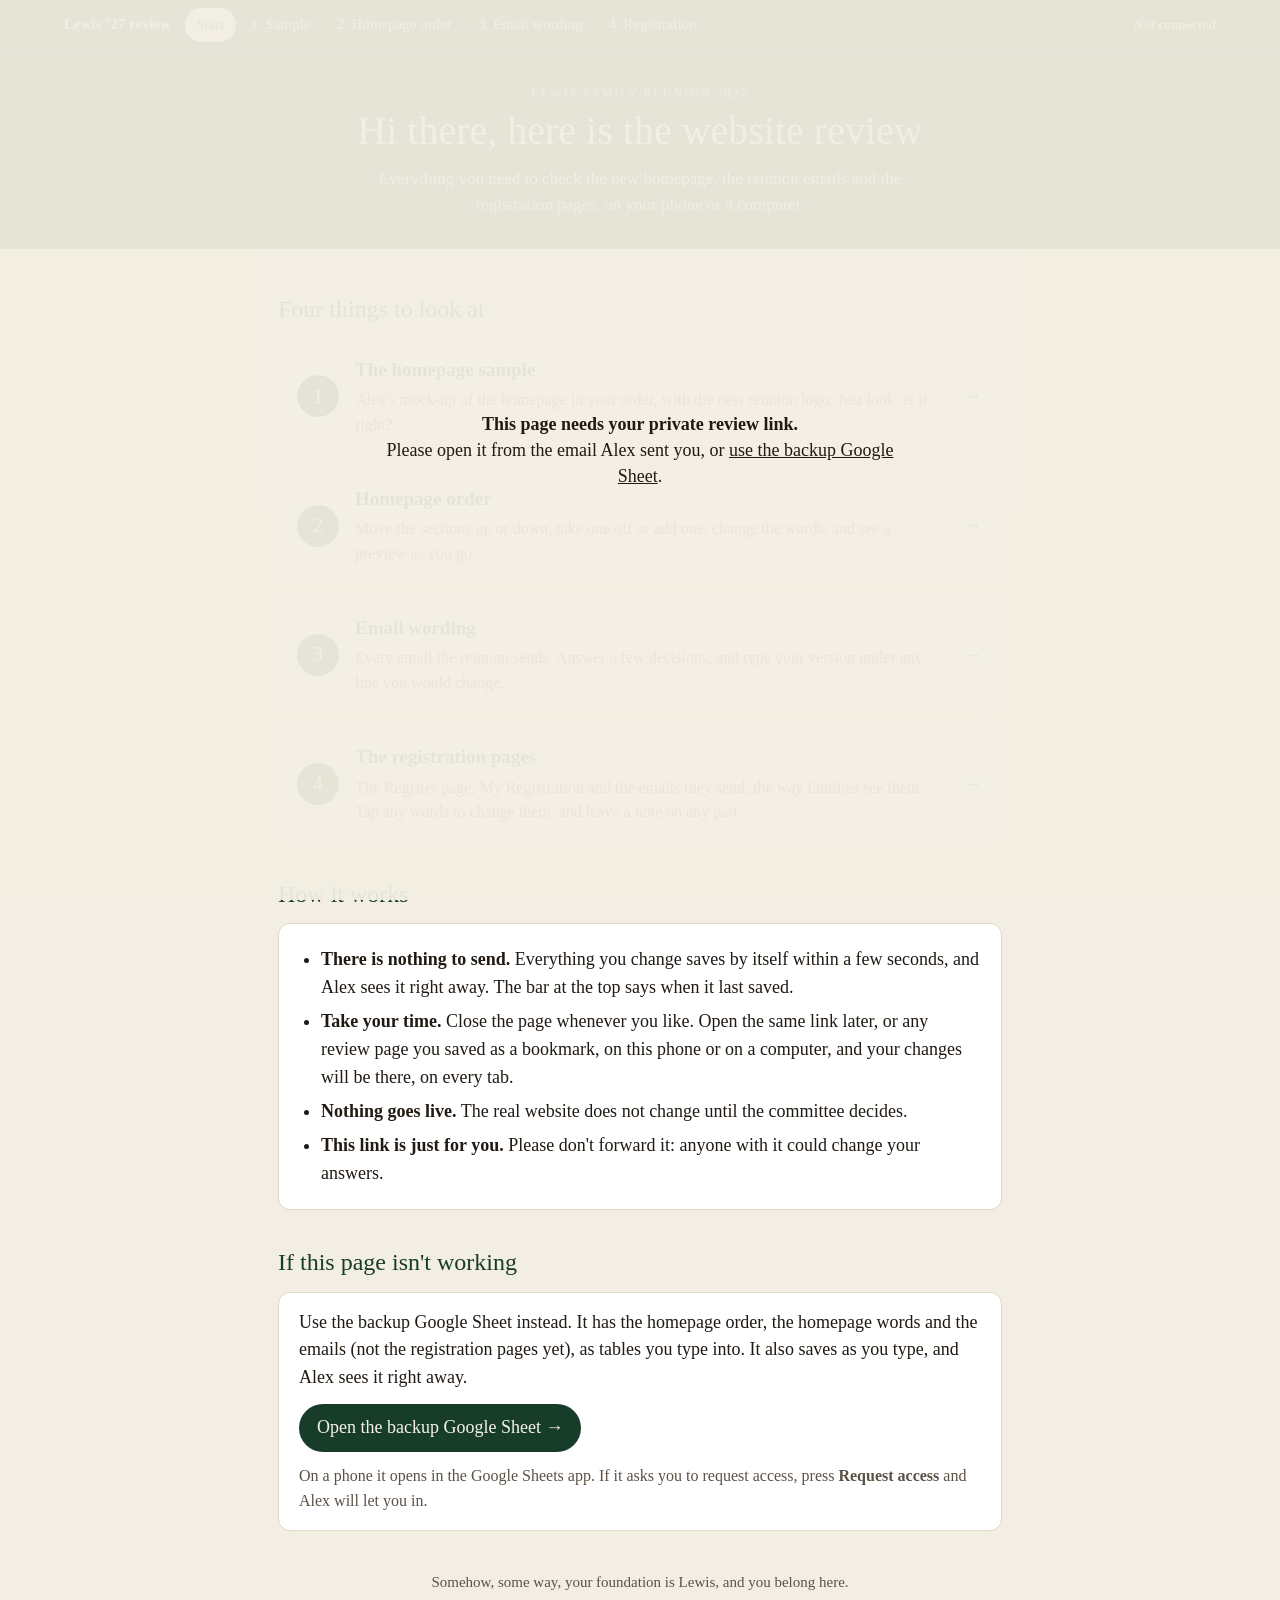
<file: review/index.html>
<!DOCTYPE html>
<html lang="en" data-review="home">
<head>
<meta charset="utf-8">
<meta name="viewport" content="width=device-width, initial-scale=1">
<meta name="robots" content="noindex">
<title>Lewis Family Reunion 2027: website review</title>
<link rel="stylesheet" href="review.css?v=reg1">
<script src="../config.js"></script>
<script src="review.js?v=stay1"></script>
<style>
  :root { --green:#173d2a; --green2:#2f6e4e; --cream:#f7f2e7; --sand:#efe6d3; --ink:#211a13; --muted:#5c5145; --line:#e2d8c4; }
  * { box-sizing:border-box; }
  body { margin:0; background:#f3eee3; color:var(--ink); font:18px/1.55 Georgia, 'Times New Roman', serif; }
  header { background:var(--green); color:var(--cream); text-align:center; padding:34px 18px 30px; }
  header p.kicker { margin:0 0 6px; font-size:12px; letter-spacing:2px; text-transform:uppercase; color:#cfe0d3; }
  header h1 { margin:0; font-weight:normal; font-size:clamp(28px, 6vw, 40px); line-height:1.15; }
  header p.sub { margin:12px auto 0; max-width:34em; color:#e6dcc8; font-size:17px; }
  main { max-width:760px; margin:0 auto; padding:8px 18px 50px; }
  h2 { font-weight:normal; color:var(--green); font-size:24px; margin:34px 0 10px; }
  .steps { list-style:none; margin:0; padding:0; display:grid; gap:12px; }
  .steps a { display:grid; grid-template-columns:auto 1fr auto; gap:4px 16px; align-items:center; background:#fff; border:1px solid var(--line); border-radius:14px; padding:16px 18px; color:inherit; text-decoration:none; }
  .steps a:hover { border-color:var(--green2); }
  .steps .n { grid-row:span 2; width:42px; height:42px; border-radius:50%; background:var(--green); color:var(--cream); display:flex; align-items:center; justify-content:center; font-size:20px; }
  .steps b { font-size:19px; color:var(--green); }
  .steps span.t { color:var(--muted); font-size:16px; grid-column:2; }
  .steps .go { grid-row:1 / span 2; grid-column:3; color:var(--green2); font-size:22px; }
  .steps .sv { grid-column:2; color:var(--green2); font-size:15px; }
  .steps .sv[hidden] { display:none; }
  .box { background:#fff; border:1px solid var(--line); border-radius:12px; padding:16px 20px; }
  .box ul { margin:6px 0 0; padding-left:22px; }
  .box li { margin:6px 0; }
  a.backup { display:inline-block; background:var(--green); color:var(--cream); text-decoration:none; padding:10px 18px; border-radius:999px; }
  footer { text-align:center; color:var(--muted); font-size:15px; margin-top:40px; }
</style>
</head>
<body>
<header>
  <p class="kicker">Lewis Family Reunion 2027</p>
  <h1>Hi <span data-rv-name>there</span>, here is the website review</h1>
  <p class="sub">Everything you need to check the new homepage, the reunion emails and the registration pages, on your phone or a computer.</p>
</header>
<main>
  <h2>Four things to look at</h2>
  <ol class="steps">
    <li><a href="sample.html"><span class="n">1</span><b>The homepage sample</b><span class="t">Alex's mock-up of the homepage in your order, with the new reunion logo. Just look: is it right?</span><span class="go" aria-hidden="true">→</span></a></li>
    <li><a href="order.html"><span class="n">2</span><b>Homepage order</b><span class="t">Move the sections up or down, take one off or add one, change the words, and see a preview as you go.</span><span class="sv" data-part="order" hidden>✓ Your changes here are saved</span><span class="go" aria-hidden="true">→</span></a></li>
    <li><a href="wording.html"><span class="n">3</span><b>Email wording</b><span class="t">Every email the reunion sends. Answer a few decisions, and type your version under any line you would change.</span><span class="sv" data-part="wording" hidden>✓ Your changes here are saved</span><span class="go" aria-hidden="true">→</span></a></li>
    <li><a href="register.html"><span class="n">4</span><b>The registration pages</b><span class="t">The Register page, My Registration and the emails they send, the way families see them. Tap any words to change them, and leave a note on any part.</span><span class="sv" data-part="register" hidden>✓ Your changes here are saved</span><span class="go" aria-hidden="true">→</span></a></li>
  </ol>

  <h2>How it works</h2>
  <div class="box">
    <ul>
      <li><b>There is nothing to send.</b> Everything you change saves by itself within a few seconds, and Alex sees it right away. The bar at the top says when it last saved.</li>
      <li><b>Take your time.</b> Close the page whenever you like. Open the same link later, or any review page you saved as a bookmark, on this phone or on a computer, and your changes will be there, on every tab.</li>
      <li><b>Nothing goes live.</b> The real website does not change until the committee decides.</li>
      <li><b>This link is just for you.</b> Please don't forward it: anyone with it could change your answers.</li>
    </ul>
  </div>
  <h2>If this page isn't working</h2>
  <div class="box">
    <p style="margin:0">Use the backup Google Sheet instead. It has the homepage order, the homepage words and the emails (not the registration pages yet), as tables you type into. It also saves as you type, and Alex sees it right away.</p>
    <p style="margin:12px 0 0"><a class="backup" href="https://docs.google.com/spreadsheets/d/1dibJT8-1s4UtKp-QocN5Q3z8m5HFxCYM6w94IhsOJRI/edit" target="_blank" rel="noopener">Open the backup Google Sheet →</a></p>
    <p style="margin:12px 0 0;font-size:16px;color:var(--muted)">On a phone it opens in the Google Sheets app. If it asks you to request access, press <b>Request access</b> and Alex will let you in.</p>
  </div>
  <footer>Somehow, some way, your foundation is Lewis, and you belong here.</footer>
</main>
<script>
/* Under each tab: whether the reviewer's changes there are saved (review.js sends what the review holds, lr-review-data). */
document.addEventListener('lr-review-data', function (e) {
  var data = (e.detail && e.detail.data) || {};
  function has(p) {
    var o; try { o = JSON.parse(data[p] || 'null'); } catch (x) { return false; }
    if (!o || typeof o !== 'object') return false;
    if (p === 'order') return !!(String(o.other || '').trim() || Object.keys(o.notes || {}).length ||
      Object.keys(o.words || {}).some(function (id) { return Object.keys(o.words[id] || {}).length; }));
    return Object.keys(o).some(function (k) { return !/^(i:|__)/.test(k); });
  }
  Array.prototype.forEach.call(document.querySelectorAll('[data-part]'), function (el) { el.hidden = !has(el.getAttribute('data-part')); });
});
</script>
</body>
</html>
</file>
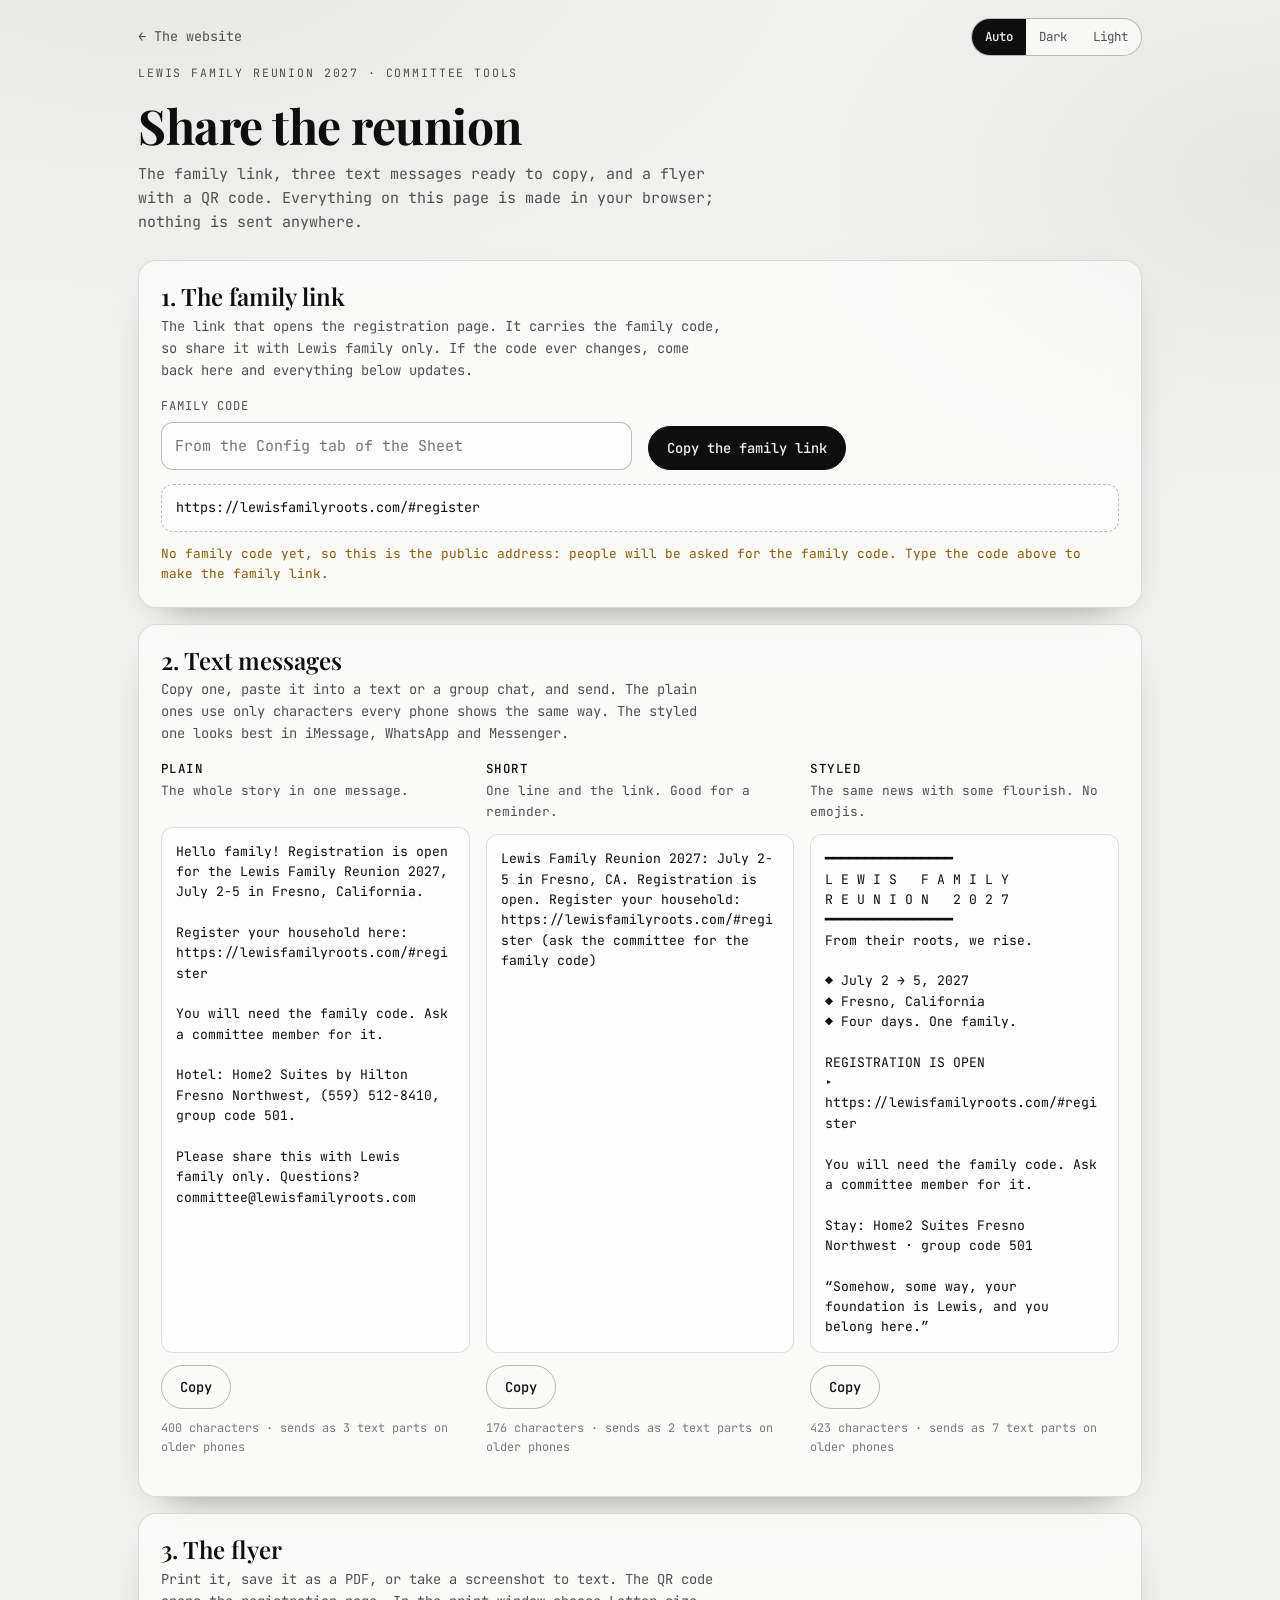
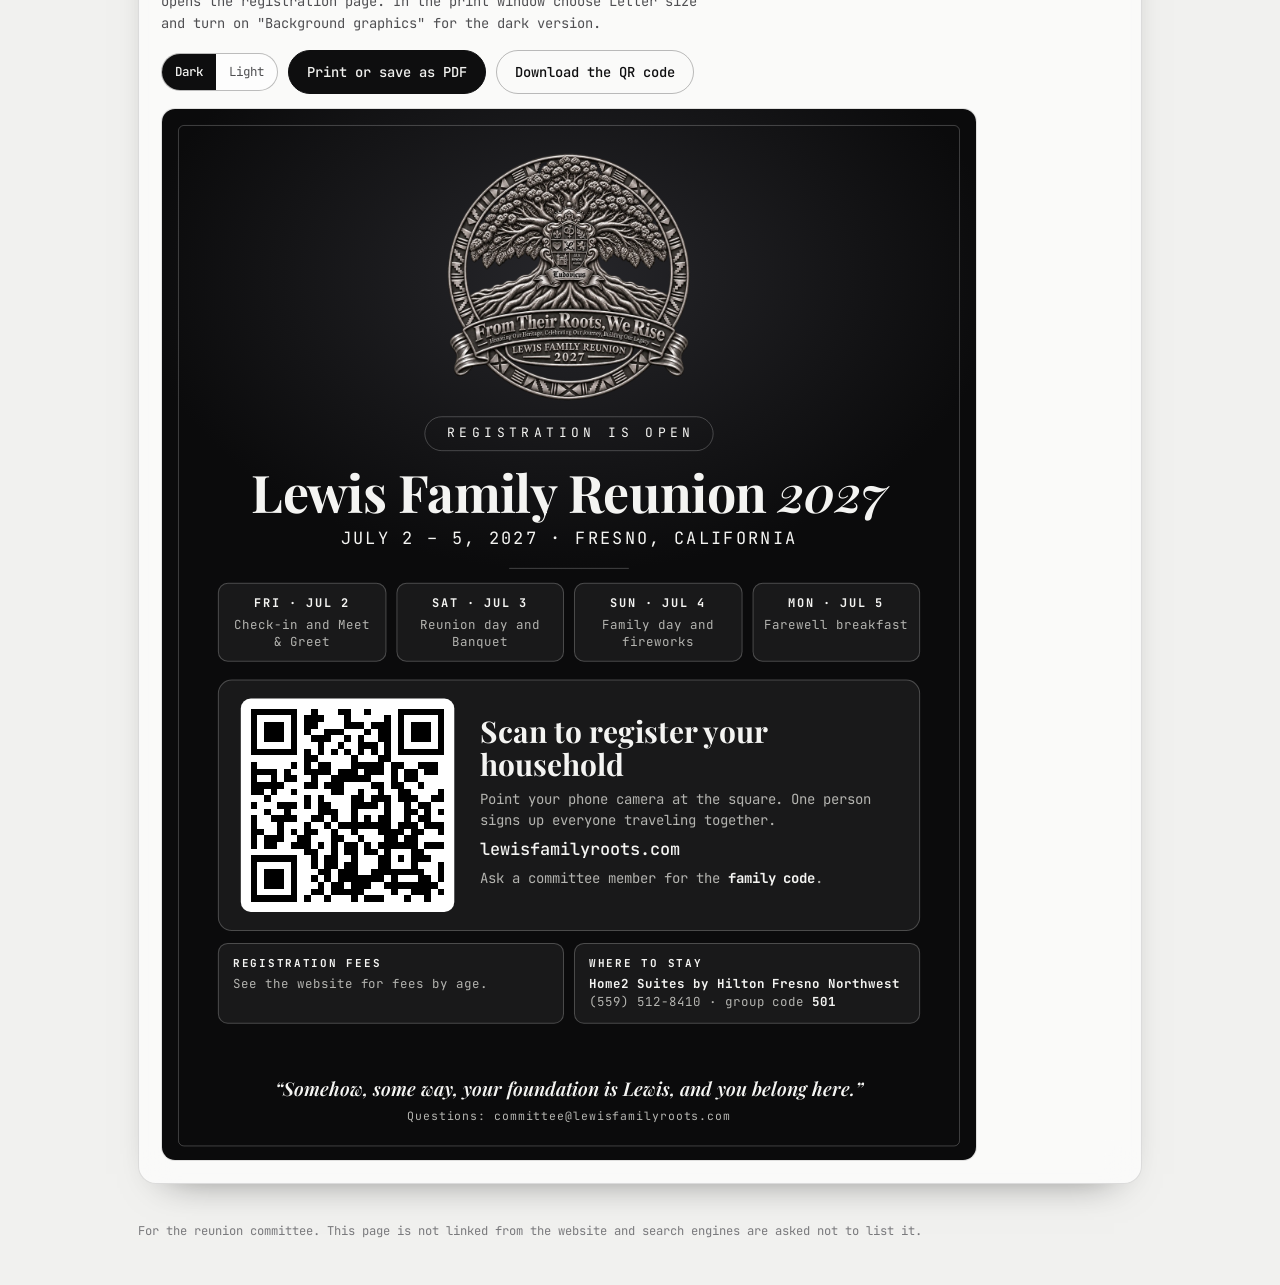
<file: share/index.html>
<!DOCTYPE html>
<html lang="en">
<head>
<meta charset="utf-8">
<meta name="viewport" content="width=device-width, initial-scale=1">
<meta name="robots" content="noindex">
<title>Share the reunion: Lewis Family Reunion 2027</title>
<link rel="preconnect" href="https://fonts.googleapis.com">
<link rel="preconnect" href="https://fonts.gstatic.com" crossorigin>
<link rel="stylesheet" href="https://fonts.googleapis.com/css2?family=JetBrains+Mono:wght@400;500;700&family=Playfair+Display:ital,wght@0,600;0,700;1,600&display=swap" media="print" onload="this.media='all'">
<noscript><link rel="stylesheet" href="https://fonts.googleapis.com/css2?family=JetBrains+Mono:wght@400;500;700&family=Playfair+Display:ital,wght@0,600;0,700;1,600&display=swap"></noscript>
<link rel="icon" type="image/png" href="../assets/icon-64.png">
<style>
/* The committee's outreach kit: the family link, text messages ready to copy, and a flyer with a QR code.
   Not linked from the site. Nothing here is sent anywhere: the family code stays in this browser. */
:root{
  --bg:#0b0b0c;--bg2:#141416;--fg:#f3f3f1;--muted:#a9a9a6;--faint:#77777a;--glass:rgba(255,255,255,.055);--glass-2:rgba(255,255,255,.1);
  --line:rgba(255,255,255,.14);--line-2:rgba(255,255,255,.26);--ok:#58c98a;--warn:#e0b25c;
  --mono:'JetBrains Mono',ui-monospace,'SF Mono',Menlo,Consolas,monospace;--display:'Playfair Display',Georgia,'Times New Roman',serif;
  color-scheme:dark;
}
[data-theme="light"]{
  --bg:#f1f1ef;--bg2:#e6e6e3;--fg:#0e0e0f;--muted:#4f4f52;--faint:#7a7a7d;--glass:rgba(255,255,255,.62);--glass-2:rgba(255,255,255,.9);
  --line:rgba(0,0,0,.12);--line-2:rgba(0,0,0,.26);--ok:#1c7a48;--warn:#8a5a08;color-scheme:light;
}
*{box-sizing:border-box}
[hidden]{display:none!important}
html,body{margin:0}
body{background:radial-gradient(1200px 700px at 12% -10%,var(--bg2),transparent 60%),radial-gradient(900px 600px at 100% 20%,var(--bg2),transparent 55%),var(--bg);background-attachment:fixed;color:var(--fg);font:400 15px/1.6 var(--mono);-webkit-font-smoothing:antialiased;min-height:100vh}
a{color:inherit}
:focus-visible{outline:2px solid var(--fg);outline-offset:3px;border-radius:6px}
.wrap{max-width:1040px;margin:0 auto;padding:0 18px}
.top{display:flex;align-items:center;justify-content:space-between;gap:12px;padding:18px 0 8px}
.top a.back{font-size:.84rem;color:var(--muted);text-decoration:none}
.top a.back:hover{color:var(--fg)}
.seg{display:inline-flex;border:1px solid var(--line-2);border-radius:99px;overflow:hidden;background:var(--glass)}
.seg button{font:inherit;font-size:.78rem;min-height:36px;padding:0 13px;border:0;background:transparent;color:var(--muted);cursor:pointer}
.seg button[aria-pressed="true"]{background:var(--fg);color:var(--bg);font-weight:500}
h1{font:700 clamp(1.9rem,5.4vw,3rem)/1.08 var(--display);margin:18px 0 10px;letter-spacing:-.01em}
h2{font:600 1.5rem/1.15 var(--display);margin:0 0 4px}
.kicker{font-size:.72rem;letter-spacing:.16em;text-transform:uppercase;color:var(--muted)}
.lead{color:var(--muted);max-width:66ch;margin:0 0 26px}
.card{background:var(--glass);-webkit-backdrop-filter:blur(18px) saturate(1.2);backdrop-filter:blur(18px) saturate(1.2);border:1px solid var(--line);border-radius:18px;padding:22px;margin:0 0 16px;box-shadow:0 1px 0 rgba(255,255,255,.06) inset,0 18px 40px -28px rgba(0,0,0,.6)}
.card > p.sub{color:var(--muted);font-size:.86rem;margin:2px 0 16px;max-width:70ch}
.grid{display:grid;gap:16px;grid-template-columns:repeat(auto-fit,minmax(min(100%,300px),1fr))}
label{display:block;font-size:.76rem;letter-spacing:.08em;text-transform:uppercase;color:var(--muted);margin:0 0 6px}
input[type=text]{font:inherit;color:var(--fg);background:var(--glass);border:1px solid var(--line-2);border-radius:12px;padding:11px 13px;width:100%;min-height:46px}
.btn{font:500 .86rem var(--mono);display:inline-flex;align-items:center;justify-content:center;gap:8px;min-height:44px;padding:0 18px;border-radius:99px;border:1px solid var(--fg);background:var(--fg);color:var(--bg);cursor:pointer;text-decoration:none}
.btn.quiet{background:transparent;color:var(--fg);border-color:var(--line-2)}
.btn:hover{opacity:.88}
.row{display:flex;flex-wrap:wrap;gap:10px;align-items:center}
.linkbox{font-size:.84rem;word-break:break-all;padding:12px 14px;border:1px dashed var(--line-2);border-radius:12px;margin:0 0 12px;background:var(--glass)}
.note{font-size:.8rem;color:var(--muted);margin:10px 0 0}
.note.warn{color:var(--warn)}
.msg{display:flex;flex-direction:column}
.msg h3{font:500 .78rem var(--mono);letter-spacing:.12em;text-transform:uppercase;margin:0 0 4px}
.msg p.sub{color:var(--muted);font-size:.8rem;margin:0 0 12px;min-height:2.6em}
.msg pre{font:400 .82rem/1.55 var(--mono);white-space:pre-wrap;word-break:break-word;margin:0 0 12px;padding:14px;border-radius:12px;border:1px solid var(--line);background:var(--glass);flex:1}
.msg .meta{font-size:.74rem;color:var(--faint)}
.status{font-size:.8rem;color:var(--ok);min-height:1.4em}

/* ---------- the flyer: its own two looks, the same on screen and on paper ---------- */
.stage{overflow:hidden;border-radius:14px;border:1px solid var(--line);background:var(--glass);max-width:816px}
.scaler{transform-origin:top left}
.flyer{width:816px;height:1056px;position:relative;overflow:hidden;display:flex;flex-direction:column;align-items:center;text-align:center;padding:44px 56px 34px;
  --f-bg:#0b0b0c;--f-fg:#f4f4f2;--f-muted:#b4b4b0;--f-line:rgba(255,255,255,.22);--f-panel:rgba(255,255,255,.06);
  background:radial-gradient(620px 420px at 50% 16%,#26262a,transparent 70%),var(--f-bg);color:var(--f-fg);font-family:var(--mono);
  -webkit-print-color-adjust:exact;print-color-adjust:exact}
.flyer.paper{--f-bg:#ffffff;--f-fg:#0d0d0e;--f-muted:#4a4a4d;--f-line:rgba(0,0,0,.2);--f-panel:rgba(0,0,0,.035);background:radial-gradient(620px 420px at 50% 16%,#ececea,transparent 70%),var(--f-bg)}
.flyer .ring{position:absolute;inset:16px;border:1px solid var(--f-line);border-radius:6px;pointer-events:none}
.flyer .medal{width:250px;height:250px;display:block}
.flyer .open{margin-top:14px;font-size:13px;letter-spacing:.34em;text-transform:uppercase;border:1px solid var(--f-line);border-radius:99px;padding:6px 18px 6px 22px}
.flyer h2{font:700 52px/1.04 var(--display);margin:14px 0 6px;letter-spacing:-.01em}
.flyer h2 i{font-weight:600}
.flyer .when{font-size:17px;letter-spacing:.14em;text-transform:uppercase}
.flyer .line{width:120px;height:1px;background:var(--f-line);margin:16px 0 14px}
.flyer .days{display:grid;grid-template-columns:repeat(4,1fr);gap:10px;width:100%}
.flyer .days div{border:1px solid var(--f-line);border-radius:10px;padding:10px 8px;background:var(--f-panel)}
.flyer .days b{display:block;font-size:12px;letter-spacing:.14em;text-transform:uppercase;margin-bottom:4px}
.flyer .days span{font-size:12.5px;line-height:1.35;color:var(--f-muted);display:block}
.flyer .scan{display:grid;grid-template-columns:214px 1fr;gap:26px;align-items:center;width:100%;margin-top:18px;text-align:left;border:1px solid var(--f-line);border-radius:14px;padding:18px 22px;background:var(--f-panel)}
.flyer .qr{width:214px;height:214px;background:#fff;border-radius:10px;padding:10px;display:block}
.flyer .qr svg{display:block;width:100%;height:100%}
.flyer .scan h3{font:700 30px/1.1 var(--display);margin:0 0 8px}
.flyer .scan p{margin:0 0 6px;font-size:14px;line-height:1.5;color:var(--f-muted)}
.flyer .scan p b{color:var(--f-fg);font-weight:700}
.flyer .scan .url{font-size:17px;color:var(--f-fg);font-weight:500}
.flyer .facts{display:grid;grid-template-columns:1fr 1fr;gap:10px;width:100%;margin-top:12px;text-align:left}
.flyer .facts div{border:1px solid var(--f-line);border-radius:10px;padding:11px 14px;background:var(--f-panel);font-size:12.5px;line-height:1.5;color:var(--f-muted)}
.flyer .facts b{display:block;font-size:11px;letter-spacing:.16em;text-transform:uppercase;color:var(--f-fg);margin-bottom:3px}
.flyer .facts strong{color:var(--f-fg);font-weight:700}
.flyer .facts span{white-space:nowrap}
.flyer .foot{margin-top:auto;padding-top:12px}
.flyer .foot q{display:block;font:italic 600 19px/1.3 var(--display);quotes:"“" "”"}
.flyer .foot span{display:block;margin-top:6px;font-size:11.5px;letter-spacing:.08em;color:var(--f-muted)}
.flyer .foot .private{margin-top:4px;text-transform:uppercase;letter-spacing:.16em;font-size:10px}

@media print{
  @page{size:letter;margin:0}
  html,body{background:#fff!important}
  body > *:not(#printRoot){display:none!important}
  #printRoot{display:block!important}
  #printRoot .flyer{width:8.5in;height:11in;padding:.46in .58in .36in}
}
#printRoot{display:none}
footer{color:var(--faint);font-size:.76rem;padding:22px 0 44px}
</style>
</head>
<body>
<div class="wrap">
  <div class="top">
    <a class="back" href="../">← The website</a>
    <div class="seg" role="group" aria-label="Page theme">
      <button type="button" data-theme-pick="auto" aria-pressed="true">Auto</button><button type="button" data-theme-pick="dark" aria-pressed="false">Dark</button><button type="button" data-theme-pick="light" aria-pressed="false">Light</button>
    </div>
  </div>

  <div class="kicker">Lewis Family Reunion 2027 · committee tools</div>
  <h1>Share the reunion</h1>
  <p class="lead">The family link, three text messages ready to copy, and a flyer with a QR code. Everything on this page is made in your browser; nothing is sent anywhere.</p>

  <div class="card">
    <h2>1. The family link</h2>
    <p class="sub">The link that opens the registration page. It carries the family code, so share it with Lewis family only. If the code ever changes, come back here and everything below updates.</p>
    <div class="grid" style="align-items:end">
      <div><label for="code">Family code</label><input id="code" type="text" autocomplete="off" autocapitalize="none" spellcheck="false" placeholder="From the Config tab of the Sheet"></div>
      <div class="row"><button type="button" class="btn" id="copyLink">Copy the family link</button></div>
    </div>
    <div class="linkbox" id="link" style="margin-top:14px"></div>
    <p class="note" id="codeNote"></p>
  </div>

  <div class="card">
    <h2>2. Text messages</h2>
    <p class="sub">Copy one, paste it into a text or a group chat, and send. The plain ones use only characters every phone shows the same way. The styled one looks best in iMessage, WhatsApp and Messenger.</p>
    <div class="grid">
      <div class="msg"><h3>Plain</h3><p class="sub">The whole story in one message.</p><pre id="m-plain"></pre><div class="row"><button type="button" class="btn quiet" data-copy="m-plain">Copy</button><span class="meta" id="c-plain"></span></div></div>
      <div class="msg"><h3>Short</h3><p class="sub">One line and the link. Good for a reminder.</p><pre id="m-short"></pre><div class="row"><button type="button" class="btn quiet" data-copy="m-short">Copy</button><span class="meta" id="c-short"></span></div></div>
      <div class="msg"><h3>Styled</h3><p class="sub">The same news with some flourish. No emojis.</p><pre id="m-cool"></pre><div class="row"><button type="button" class="btn quiet" data-copy="m-cool">Copy</button><span class="meta" id="c-cool"></span></div></div>
    </div>
    <div class="status" id="copyStatus" role="status" aria-live="polite"></div>
  </div>

  <div class="card">
    <h2>3. The flyer</h2>
    <p class="sub">Print it, save it as a PDF, or take a screenshot to text. The QR code opens the registration page. In the print window choose Letter size and turn on "Background graphics" for the dark version.</p>
    <div class="row" style="margin-bottom:14px">
      <div class="seg" role="group" aria-label="Flyer look"><button type="button" data-flyer="ink" aria-pressed="true">Dark</button><button type="button" data-flyer="paper" aria-pressed="false">Light</button></div>
      <button type="button" class="btn" id="print">Print or save as PDF</button>
      <a class="btn quiet" id="qrPng" download="lewis-reunion-qr.png" href="#">Download the QR code</a>
    </div>
    <div class="stage" id="stage"><div class="scaler" id="scaler">
      <div class="flyer ink" id="flyer">
        <div class="ring"></div>
        <img class="medal" src="../assets/site-logo.png?v=20261122d" width="640" height="640" alt="Lewis Family Reunion 2027 medallion: From Their Roots, We Rise">
        <div class="open">Registration is open</div>
        <h2>Lewis Family Reunion <i>2027</i></h2>
        <div class="when">July 2 – 5, 2027 · Fresno, California</div>
        <div class="line"></div>
        <div class="days">
          <div><b>Fri · Jul 2</b><span>Check-in and Meet &amp; Greet</span></div>
          <div><b>Sat · Jul 3</b><span>Reunion day and Banquet</span></div>
          <div><b>Sun · Jul 4</b><span>Family day and fireworks</span></div>
          <div><b>Mon · Jul 5</b><span>Farewell breakfast</span></div>
        </div>
        <div class="scan">
          <div class="qr" id="qr" role="img" aria-label="QR code that opens the registration page"></div>
          <div>
            <h3>Scan to register your household</h3>
            <p>Point your phone camera at the square. One person signs up everyone traveling together.</p>
            <p class="url">lewisfamilyroots.com</p>
            <p id="flyerCode"></p>
          </div>
        </div>
        <div class="facts">
          <div id="flyerFees"><b>Registration fees</b>See the website for fees by age.</div>
          <div><b>Where to stay</b><strong>Home2 Suites by Hilton Fresno Northwest</strong><br>(559) 512-8410 · group code <strong>501</strong></div>
        </div>
        <div class="foot">
          <q>Somehow, some way, your foundation is Lewis, and you belong here.</q>
          <span>Questions: committee@lewisfamilyroots.com</span>
          <span class="private" id="flyerPrivate"></span>
        </div>
      </div>
    </div></div>
  </div>

  <footer>For the reunion committee. This page is not linked from the website and search engines are asked not to list it.</footer>
</div>
<div id="printRoot"></div>

<script src="../config.js?v=20261123"></script>
<script src="qrcode.js?v=20261123"></script>
<script src="share.js?v=20261123"></script>
</body>
</html>
</file>
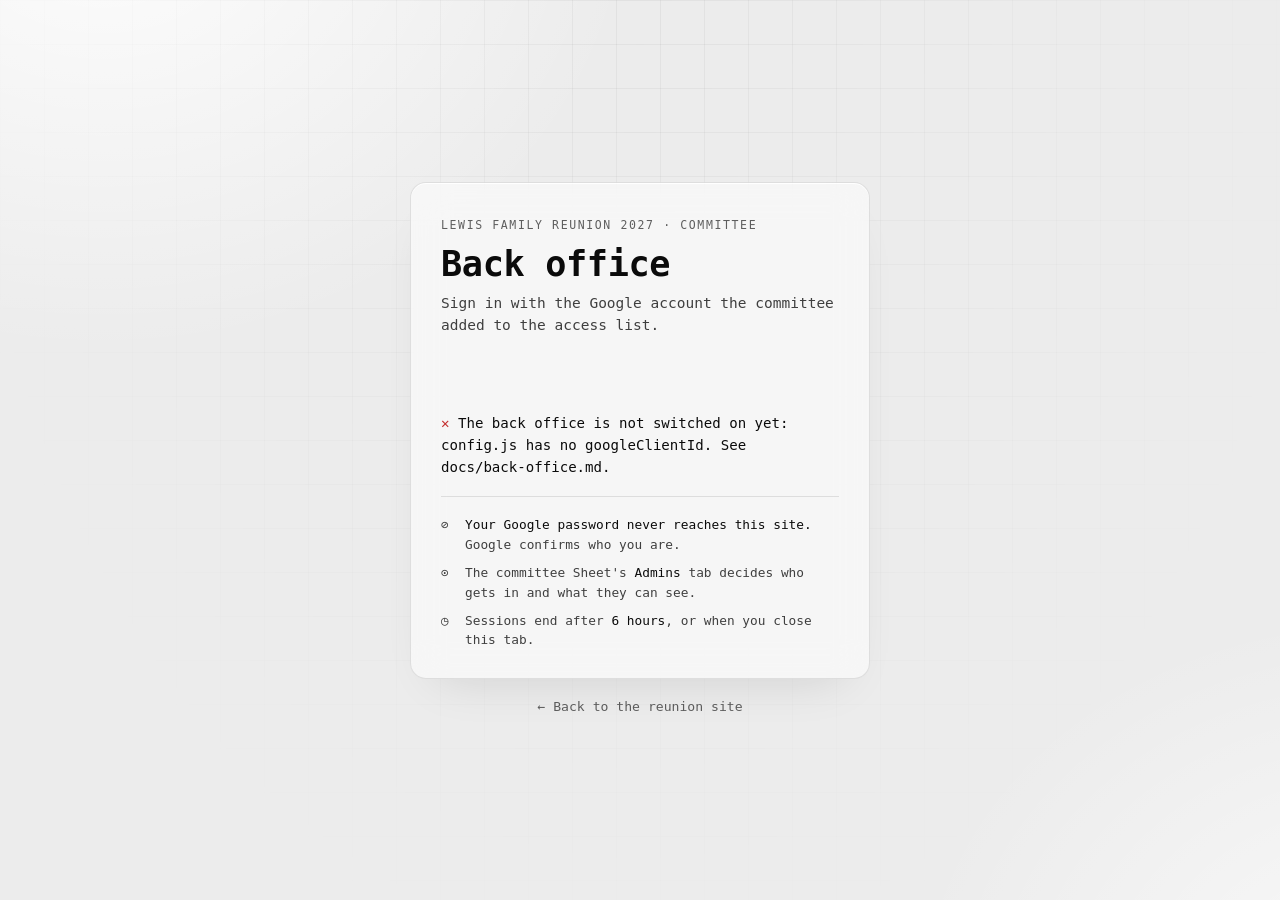
<file: admin.html>
<!DOCTYPE html>
<html lang="en" data-theme="auto">
<head>
<meta charset="utf-8">
<meta name="viewport" content="width=device-width, initial-scale=1, viewport-fit=cover">
<title>Committee back office · Lewis Family Reunion 2027</title>
<meta name="robots" content="noindex, nofollow">
<!-- Google's sign-in button checks the page origin from the Referer header, so keep the origin (never "no-referrer"). -->
<meta name="referrer" content="strict-origin-when-cross-origin">
<meta name="color-scheme" content="dark light">
<meta http-equiv="Content-Security-Policy" content="default-src 'none'; script-src 'self' https://accounts.google.com/gsi/client; connect-src https://script.google.com https://script.googleusercontent.com https://accounts.google.com/gsi/; frame-src https://accounts.google.com/gsi/; style-src 'self' 'unsafe-inline' https://fonts.googleapis.com https://accounts.google.com/gsi/style; font-src https://fonts.gstatic.com; img-src 'self' data: https://*.googleusercontent.com https://drive.google.com; base-uri 'none'; form-action 'none'; object-src 'none'">
<link rel="preconnect" href="https://fonts.googleapis.com">
<link rel="preconnect" href="https://fonts.gstatic.com" crossorigin>
<link href="https://fonts.googleapis.com/css2?family=JetBrains+Mono:wght@400;500;600;700&display=swap" rel="stylesheet">
<style>
/* Monochrome glass. Colour is reserved for state: good (done), warn (needs the committee), bad (problem). */
:root{
  --bg:#050505;--glow:rgba(255,255,255,.09);--glow-2:rgba(255,255,255,.05);--grid:rgba(255,255,255,.035);
  --glass:rgba(255,255,255,.045);--glass-2:rgba(255,255,255,.075);--glass-3:rgba(255,255,255,.12);--hi:rgba(255,255,255,.07);--shadow:rgba(0,0,0,.6);
  --line:rgba(255,255,255,.1);--line-2:rgba(255,255,255,.2);
  --text:#f2f2f2;--muted:#adadad;--faint:#8c8c8c;
  --ink:rgba(255,255,255,.86);--track:rgba(255,255,255,.08);--g1:rgba(255,255,255,.62);--g2:rgba(255,255,255,.38);--g3:rgba(255,255,255,.2);
  --solid:#f2f2f2;--on-solid:#050505;--scrim:rgba(0,0,0,.6);
  --good:#0ca30c;--warn:#fab219;--bad:#d03b3b;
  --font:'JetBrains Mono',ui-monospace,SFMono-Regular,Menlo,Consolas,monospace;
  --r:16px;color-scheme:dark;
}
:root[data-theme="light"]{
  --bg:#ececec;--glow:rgba(255,255,255,.95);--glow-2:rgba(255,255,255,.7);--grid:rgba(0,0,0,.045);
  --glass:rgba(255,255,255,.55);--glass-2:rgba(255,255,255,.78);--glass-3:rgba(255,255,255,.95);--hi:rgba(255,255,255,.9);--shadow:rgba(0,0,0,.14);
  --line:rgba(0,0,0,.1);--line-2:rgba(0,0,0,.2);
  --text:#0b0b0b;--muted:#3f3f3f;--faint:#5e5e5e;
  --ink:rgba(0,0,0,.8);--track:rgba(0,0,0,.08);--g1:rgba(0,0,0,.55);--g2:rgba(0,0,0,.32);--g3:rgba(0,0,0,.16);
  --solid:#0b0b0b;--on-solid:#f7f7f7;--scrim:rgba(20,20,20,.35);
  --good:#0a7d0a;--warn:#b77900;--bad:#c42f2f;color-scheme:light;
}
@media (prefers-color-scheme:light){:root[data-theme="auto"]{
  --bg:#ececec;--glow:rgba(255,255,255,.95);--glow-2:rgba(255,255,255,.7);--grid:rgba(0,0,0,.045);
  --glass:rgba(255,255,255,.55);--glass-2:rgba(255,255,255,.78);--glass-3:rgba(255,255,255,.95);--hi:rgba(255,255,255,.9);--shadow:rgba(0,0,0,.14);
  --line:rgba(0,0,0,.1);--line-2:rgba(0,0,0,.2);
  --text:#0b0b0b;--muted:#3f3f3f;--faint:#5e5e5e;
  --ink:rgba(0,0,0,.8);--track:rgba(0,0,0,.08);--g1:rgba(0,0,0,.55);--g2:rgba(0,0,0,.32);--g3:rgba(0,0,0,.16);
  --solid:#0b0b0b;--on-solid:#f7f7f7;--scrim:rgba(20,20,20,.35);
  --good:#0a7d0a;--warn:#b77900;--bad:#c42f2f;color-scheme:light;
}}

*{box-sizing:border-box}
[hidden]{display:none!important}
html,body{margin:0;min-height:100%}
body{background:var(--bg);color:var(--text);font:400 14.5px/1.55 var(--font);-webkit-font-smoothing:antialiased;font-variant-ligatures:none}
a{color:inherit}
h1,h2,h3{margin:0;font-weight:600;letter-spacing:-.01em;text-wrap:balance}
h1{font-size:clamp(1.7rem,4vw,2.2rem);line-height:1.1}
h2{font-size:clamp(1.25rem,2.6vw,1.5rem);line-height:1.2}
h3{font-size:.95rem}
p{margin:.45em 0}
button,input,select{font:inherit;color:inherit}
:focus-visible{outline:2px solid var(--text);outline-offset:2px;border-radius:8px}
.num{font-variant-numeric:tabular-nums}
.eyebrow{font-size:.72rem;letter-spacing:.14em;text-transform:uppercase;color:var(--faint)}
.hint{font-size:.82rem;color:var(--faint)}
.empty{color:var(--faint);font-size:.88rem;padding:14px 0}
.sr{position:absolute;width:1px;height:1px;overflow:hidden;clip:rect(0 0 0 0);white-space:nowrap}

/* backdrop the glass sits on */
.bg{position:fixed;inset:0;z-index:-1;background:radial-gradient(70vmax 60vmax at 8% -12%,var(--glow),transparent 60%),radial-gradient(60vmax 50vmax at 108% 112%,var(--glow-2),transparent 62%),var(--bg)}
.bg::after{content:"";position:absolute;inset:0;background-image:linear-gradient(var(--grid) 1px,transparent 1px),linear-gradient(90deg,var(--grid) 1px,transparent 1px);background-size:44px 44px;-webkit-mask-image:radial-gradient(ellipse at 50% 0,#000,transparent 78%);mask-image:radial-gradient(ellipse at 50% 0,#000,transparent 78%)}
.glass{background:var(--glass);border:1px solid var(--line);border-radius:var(--r);-webkit-backdrop-filter:blur(18px) saturate(120%);backdrop-filter:blur(18px) saturate(120%);box-shadow:inset 0 1px 0 var(--hi),0 24px 48px -28px var(--shadow)}

/* buttons */
.btn{display:inline-flex;align-items:center;justify-content:center;gap:8px;min-height:40px;padding:0 16px;border-radius:999px;border:1px solid var(--line-2);background:var(--glass-2);color:var(--text);cursor:pointer;font-size:.86rem;font-weight:500;white-space:nowrap;text-decoration:none;transition:background .15s,border-color .15s}
.btn:hover{background:var(--glass-3);border-color:var(--text)}
.btn.solid{background:var(--solid);color:var(--on-solid);border-color:var(--solid)}
.btn.solid:hover{filter:contrast(1.15)}
.btn.sm{min-height:32px;padding:0 12px;font-size:.8rem}
.btn .k{color:var(--good)}.btn .x{color:var(--bad)}
.btn[disabled]{opacity:.45;cursor:default}
.link{background:none;border:0;padding:0;cursor:pointer;text-align:left;font-weight:600;text-decoration:underline;text-decoration-color:var(--line-2);text-underline-offset:3px}
.link:hover{text-decoration-color:var(--text)}
input[type=search],input[type=text],select{min-height:40px;border-radius:999px;border:1px solid var(--line-2);background:var(--glass);padding:0 16px;font-size:.88rem}
select{padding-right:10px;cursor:pointer}
input::placeholder{color:var(--faint)}
.seg{display:inline-flex;padding:3px;border-radius:999px;border:1px solid var(--line);background:var(--glass)}
.seg button{border:0;background:transparent;color:var(--muted);min-height:32px;padding:0 12px;border-radius:999px;cursor:pointer;font-size:.8rem;white-space:nowrap}
.seg button[aria-pressed="true"]{background:var(--glass-3);color:var(--text);box-shadow:inset 0 0 0 1px var(--line-2)}
.seg .n{color:var(--faint);margin-left:4px}
.toolbar .seg{max-width:100%;overflow-x:auto;scrollbar-width:none}
.toolbar .seg::-webkit-scrollbar{display:none}
.theme-btn{min-width:84px}

/* status pill: the colour sits in the icon, the words stay in text ink */
.pill{display:inline-flex;align-items:center;gap:7px;padding:3px 11px 3px 9px;border-radius:999px;border:1px solid var(--line);background:var(--glass-2);font-size:.78rem;white-space:nowrap}
.pill i{font-style:normal;font-weight:700}
.t-good{color:var(--good)}.t-warn{color:var(--warn)}.t-bad{color:var(--bad)}.t-g1,.t-g2,.t-g3{color:var(--muted)}

/* sign-in gate */
.gate{min-height:100vh;min-height:100dvh;display:grid;place-items:center;padding:28px 18px;gap:18px;align-content:center}
.gate-card{width:min(100%,460px);padding:34px 30px 28px}
.gate-card h1{margin:10px 0 8px}
.gate-card .lead{color:var(--muted)}
.gsi{min-height:44px;margin:22px 0 6px;display:flex}
.gate-msg{min-height:1.4em;font-size:.88rem;margin-top:10px}
.gate-msg.bad{color:var(--text)}
.gate-msg.bad::before{content:"✕ ";color:var(--bad);font-weight:700}
.gate-msg.busy::before{content:"◷ ";color:var(--muted)}
.facts{list-style:none;padding:18px 0 0;margin:18px 0 0;border-top:1px solid var(--line);display:grid;gap:8px;font-size:.8rem;color:var(--muted)}
.facts li{display:grid;grid-template-columns:18px 1fr;gap:6px}
.facts b{font-weight:500;color:var(--text)}
.back{font-size:.82rem;color:var(--faint);text-decoration:none}
.back:hover{color:var(--text)}

/* console chrome */
.bar{position:sticky;top:10px;z-index:10;margin:10px auto 0;width:min(1240px,calc(100% - 20px));display:flex;align-items:center;gap:14px;padding:8px 10px 8px 18px;flex-wrap:wrap;border-radius:22px}
.brand{font-weight:700;letter-spacing:.04em;white-space:nowrap}
.brand span{color:var(--faint);font-weight:400}
.tabs{display:flex;gap:2px;overflow-x:auto;scrollbar-width:none;flex:1;min-width:0}
.tabs::-webkit-scrollbar{display:none}
.tabs a{padding:8px 13px;border-radius:999px;color:var(--muted);text-decoration:none;white-space:nowrap;font-size:.86rem}
.tabs a:hover{color:var(--text)}
.tabs a[aria-current="page"]{background:var(--glass-3);color:var(--text);box-shadow:inset 0 0 0 1px var(--line-2)}
.tabs .badge{display:inline-grid;place-items:center;min-width:20px;height:20px;padding:0 6px;margin-left:6px;border-radius:999px;background:var(--solid);color:var(--on-solid);font-size:.7rem;font-weight:700}
.tools{display:flex;align-items:center;gap:8px}
.who{display:flex;align-items:center;gap:9px;padding-left:4px}
.who img,.who .av{width:32px;height:32px;border-radius:50%;filter:grayscale(1);border:1px solid var(--line-2);object-fit:cover}
.who .av{display:grid;place-items:center;background:var(--glass-3);font-weight:700;font-size:.85rem;filter:none}
.who .nm{line-height:1.2;font-size:.8rem;max-width:180px}
.who .nm b{display:block;font-weight:600;overflow:hidden;text-overflow:ellipsis;white-space:nowrap}
.who .nm span{color:var(--faint);font-size:.72rem;text-transform:uppercase;letter-spacing:.1em}
@media (max-width:1439px){.who .nm{display:none}}
.icon-btn{width:38px;min-width:38px;height:38px;border-radius:50%;border:1px solid var(--line);background:var(--glass);cursor:pointer;font-size:1rem}
.icon-btn:hover{border-color:var(--text)}
.progress{position:fixed;top:0;left:0;right:0;height:2px;z-index:50;overflow:hidden}
.progress i{position:absolute;inset:0;width:35%;background:var(--text);animation:slide 1.1s ease-in-out infinite}
@keyframes slide{from{transform:translateX(-100%)}to{transform:translateX(300%)}}

main.wrap{width:min(1240px,calc(100% - 20px));margin:0 auto;padding:26px 8px 80px}
.panel-head{display:flex;justify-content:space-between;align-items:flex-end;gap:16px;flex-wrap:wrap;margin-bottom:18px}
.sync{font-size:.78rem;color:var(--faint);text-align:right}
.toolbar{display:flex;flex-wrap:wrap;gap:10px;align-items:center;margin-bottom:14px}
.toolbar input[type=search]{flex:1;min-width:200px;max-width:380px}
.toolbar .grow{flex:1}
.sum{font-size:.82rem;color:var(--faint);margin:0 0 12px}

/* overview */
.kpis{display:grid;grid-template-columns:repeat(auto-fit,minmax(min(100%,180px),1fr));gap:12px}
.kpi{padding:16px 18px}
.kpi .lbl{font-size:.78rem;color:var(--muted)}
.kpi .val{font-size:1.9rem;font-weight:600;letter-spacing:-.02em;line-height:1.25;margin-top:4px}
.kpi .sub{font-size:.76rem;color:var(--faint)}
.callout{margin-top:12px;padding:14px 18px;display:flex;align-items:center;justify-content:space-between;gap:12px;flex-wrap:wrap}
.callout b{font-weight:600}
.callout i{font-style:normal;color:var(--warn);font-weight:700;margin-right:6px}
.grid{display:grid;grid-template-columns:repeat(auto-fit,minmax(min(100%,340px),1fr));gap:12px;margin-top:12px}
.card{padding:18px 20px}
.card .sub{font-size:.78rem;color:var(--faint);margin:2px 0 14px}
/* bars: one hue (text ink), 8px, square at the baseline, 4px round at the data end */
.bars{list-style:none;margin:0;padding:0;display:grid;gap:10px}
.bars .bl{display:flex;justify-content:space-between;gap:12px;font-size:.82rem;margin-bottom:4px}
.bars .bl span{overflow:hidden;text-overflow:ellipsis;white-space:nowrap;color:var(--muted)}
.bars .bl b{font-weight:600;font-variant-numeric:tabular-nums}
.track{height:8px;background:var(--track);border-radius:0 4px 4px 0}
.track i{display:block;height:100%;background:var(--ink);border-radius:0 4px 4px 0;min-width:2px}
/* thin segmented bar: a 2px surface gap between parts, no text on it */
.split{display:flex;gap:2px;height:8px;margin-bottom:14px}
.split i{border-radius:999px;min-width:3px}
.split .s-good{background:var(--good)}.split .s-warn{background:var(--warn)}.split .s-g1{background:var(--g1)}.split .s-g2{background:var(--g2)}.split .s-g3{background:var(--g3)}
.legend{list-style:none;margin:0;padding:0;display:grid;gap:7px;font-size:.84rem}
.legend li{display:grid;grid-template-columns:18px 1fr auto;gap:8px;align-items:baseline}
.legend i{font-style:normal;font-weight:700}
.legend b{font-weight:600;font-variant-numeric:tabular-nums}

/* payments */
.list{display:grid;gap:10px}
.pay{display:grid;grid-template-columns:minmax(0,1fr) auto auto;gap:6px 18px;align-items:center;padding:14px 16px}
.pay-meta,.pay-note{font-size:.8rem;color:var(--muted)}
.pay-note{font-style:italic}
.pay-amt{font-size:1.15rem;font-weight:600;text-align:right}
.pay-act{grid-column:1/-1;display:flex;gap:8px;flex-wrap:wrap;align-items:center;padding-top:8px;border-top:1px solid var(--line);margin-top:4px}
.pay-act:empty{display:none}

/* households table */
.tbl{width:100%;border-collapse:separate;border-spacing:0;font-size:.85rem}
.tbl th{text-align:left;font-weight:500;color:var(--faint);font-size:.74rem;text-transform:uppercase;letter-spacing:.1em;padding:10px 14px;border-bottom:1px solid var(--line)}
.tbl td{padding:12px 14px;border-bottom:1px solid var(--line);vertical-align:top}
.tbl tbody tr{cursor:pointer}
.tbl tbody tr:hover td{background:var(--glass)}
.tbl tr:last-child td{border-bottom:0}
.tbl .r{text-align:right}
.tbl .hint{margin-top:2px}
.tbl-wrap{padding:4px 4px;overflow:hidden}

/* entries */
.cards{display:grid;grid-template-columns:repeat(auto-fill,minmax(min(100%,300px),1fr));gap:12px}
.entry{padding:16px 18px;display:flex;flex-direction:column;gap:6px}
.entry.off{opacity:.62}
.entry img{width:100%;max-height:180px;object-fit:cover;border-radius:10px;filter:grayscale(1);border:1px solid var(--line)}
.entry .body{font-size:.84rem;color:var(--muted);white-space:pre-wrap;display:-webkit-box;-webkit-line-clamp:6;-webkit-box-orient:vertical;overflow:hidden}
.entry .foot{margin-top:auto;padding-top:10px;border-top:1px solid var(--line);display:flex;justify-content:space-between;align-items:center;gap:8px;flex-wrap:wrap}
.switch{display:inline-flex;align-items:center;gap:9px;cursor:pointer;font-size:.8rem}
.switch input{appearance:none;-webkit-appearance:none;width:38px;height:22px;border-radius:999px;background:var(--track);border:1px solid var(--line-2);position:relative;cursor:pointer;margin:0;transition:background .15s}
.switch input::after{content:"";position:absolute;top:2px;left:2px;width:16px;height:16px;border-radius:50%;background:var(--muted);transition:transform .15s,background .15s}
.switch input:checked{background:var(--solid)}
.switch input:checked::after{transform:translateX(16px);background:var(--on-solid)}
.switch input[disabled]{opacity:.5;cursor:default}

/* dialogs */
dialog{border:1px solid var(--line-2);border-radius:20px;padding:0;color:var(--text);background:var(--glass-2);-webkit-backdrop-filter:blur(24px) saturate(120%);backdrop-filter:blur(24px) saturate(120%);box-shadow:0 40px 80px -30px var(--shadow);width:min(560px,calc(100% - 24px));max-height:calc(100dvh - 40px)}
dialog::backdrop{background:var(--scrim);-webkit-backdrop-filter:blur(3px);backdrop-filter:blur(3px)}
.dlg{padding:24px 24px 20px}
.dlg h2{font-size:1.15rem;margin-bottom:8px}
.dlg p{color:var(--muted);font-size:.88rem}
.dlg .actions{display:flex;justify-content:flex-end;gap:8px;margin-top:20px;flex-wrap:wrap}
#hh{width:min(720px,calc(100% - 24px))}
.dl{display:grid;grid-template-columns:140px 1fr;gap:6px 16px;font-size:.85rem;margin:14px 0}
.dl dt{color:var(--faint)}
.dl dd{margin:0;overflow-wrap:anywhere}
.mini{width:100%;border-collapse:collapse;font-size:.82rem;margin:6px 0 4px}
.mini td,.mini th{padding:6px 8px;border-bottom:1px solid var(--line);text-align:left}
.mini th{color:var(--faint);font-weight:500}
.money{display:grid;grid-template-columns:repeat(4,1fr);gap:8px;margin:14px 0}
.money div{padding:10px 12px;border:1px solid var(--line);border-radius:12px;background:var(--glass)}
.money b{display:block;font-size:1.05rem;font-variant-numeric:tabular-nums}
.money span{font-size:.72rem;color:var(--faint)}
.sec{font-size:.72rem;letter-spacing:.14em;text-transform:uppercase;color:var(--faint);margin:18px 0 6px}

/* toast (a popover, so it sits above open dialogs; the UA popover box is reset here) */
.toast{position:fixed;inset:auto auto 22px 50%;margin:0;transform:translateX(-50%);z-index:60;padding:12px 18px;border-radius:999px;font-size:.86rem;max-width:calc(100% - 24px);display:flex;gap:10px;align-items:center;color:var(--text);overflow:visible}
.toast i{font-style:normal;font-weight:700}

@media (max-width:760px){
  .bar{top:0;margin-top:0;width:100%;border-radius:0 0 18px 18px;padding:8px 10px 6px 14px}
  .tabs{order:3;flex-basis:100%}
  .tools{margin-left:auto;gap:6px}
  .brand span,.theme-btn .tl{display:none}
  .sync{text-align:left}
  .theme-btn{min-width:38px;width:38px;padding:0}
  .pay{grid-template-columns:minmax(0,1fr) auto}
  .pay-st{grid-column:1/-1}
  .tbl thead{display:none}
  .tbl,.tbl tbody,.tbl tr,.tbl td{display:block}
  .tbl tr{display:grid;grid-template-columns:1fr auto;padding:10px 4px;border-bottom:1px solid var(--line)}
  .tbl td{border:0;padding:3px 10px}
  .tbl td.c-branch,.tbl td.c-from{grid-column:1/-1;font-size:.8rem;color:var(--muted)}
  .money{grid-template-columns:repeat(2,1fr)}
  .dl{grid-template-columns:1fr}
  .dl dt{margin-top:6px}
}
@media (prefers-reduced-motion:reduce){.progress i{animation:none;width:100%;opacity:.5}*{transition:none!important}}
@media (forced-colors:active){.track i,.split i{background:CanvasText}}
</style>
</head>
<body>
<div class="bg" aria-hidden="true"></div>
<div class="progress" id="progress" hidden><i></i></div>

<!-- SIGN-IN -->
<main class="gate" id="gate" hidden>
  <section class="glass gate-card" aria-labelledby="gateTitle">
    <div class="eyebrow">Lewis Family Reunion 2027 · Committee</div>
    <h1 id="gateTitle">Back office</h1>
    <p class="lead">Sign in with the Google account the committee added to the access list.</p>
    <div class="gsi" id="gsiBtn"></div>
    <div class="gate-msg" id="gateMsg" role="status" aria-live="polite"></div>
    <ul class="facts">
      <li><span aria-hidden="true">⊘</span><span><b>Your Google password never reaches this site.</b> Google confirms who you are.</span></li>
      <li><span aria-hidden="true">⊙</span><span>The committee Sheet's <b>Admins</b> tab decides who gets in and what they can see.</span></li>
      <li><span aria-hidden="true">◷</span><span>Sessions end after <b>6 hours</b>, or when you close this tab.</span></li>
    </ul>
  </section>
  <a class="back" href="./">← Back to the reunion site</a>
</main>

<!-- CONSOLE -->
<div id="app" hidden>
  <header class="bar glass">
    <div class="brand">LEWIS ’27 <span>/ back office</span></div>
    <nav class="tabs" id="tabs" aria-label="Back office sections"></nav>
    <div class="tools">
      <button type="button" class="icon-btn" id="refreshBtn" title="Refresh from the Sheet" aria-label="Refresh from the Sheet">↻</button>
      <button type="button" class="btn sm theme-btn" id="themeBtn"></button>
      <div class="who" id="who"></div>
      <button type="button" class="btn sm" id="signOutBtn">Sign out</button>
    </div>
  </header>

  <main class="wrap">
    <!-- OVERVIEW -->
    <section data-panel="overview" hidden>
      <div class="panel-head">
        <div><div class="eyebrow">Overview</div><h2>The reunion at a glance</h2></div>
        <div class="sync" data-sync></div>
      </div>
      <div class="kpis" id="kpis"></div>
      <div class="callout glass" id="reviewCallout" hidden></div>
      <div class="grid">
        <article class="glass card"><h3>Payment status</h3><p class="sub">Households, by where their payment stands</p><div id="ovStatus"></div></article>
        <article class="glass card"><h3>Headcount by day</h3><p class="sub">People attending each day, for food and venues</p><div id="ovDays"></div></article>
        <article class="glass card"><h3>Branches</h3><p class="sub">Households per branch</p><div id="ovBranches"></div></article>
        <article class="glass card"><h3>T-shirts</h3><p class="sub" id="ovShirtsSub">Shirts to order, by size</p><div id="ovShirts"></div></article>
        <article class="glass card"><h3>Lodging</h3><p class="sub">Where households plan to stay</p><div id="ovLodging"></div></article>
        <article class="glass card"><h3>Dietary needs</h3><p class="sub">Households that told us about one</p><div id="ovDiet"></div></article>
      </div>
    </section>

    <!-- PAYMENTS -->
    <section data-panel="payments" hidden>
      <div class="panel-head">
        <div><div class="eyebrow">Payments</div><h2>Confirm what arrived</h2></div>
        <div class="sync" data-sync></div>
      </div>
      <div class="toolbar">
        <div class="seg" role="group" aria-label="Show payments" id="payFilter"></div>
        <input type="search" id="payQ" placeholder="Search household, method or confirmation #" aria-label="Search payments" data-search>
      </div>
      <p class="sum" id="paySum"></p>
      <div class="list" id="payList"></div>
    </section>

    <!-- HOUSEHOLDS -->
    <section data-panel="households" hidden>
      <div class="panel-head">
        <div><div class="eyebrow">Households</div><h2>Who's registered</h2></div>
        <div class="sync" data-sync></div>
      </div>
      <div class="toolbar">
        <input type="search" id="hhQ" placeholder="Search name, email, city or branch" aria-label="Search households" data-search>
        <select id="hhStatus" aria-label="Filter by payment status"></select>
        <span class="grow"></span>
        <button type="button" class="btn sm" id="csvBtn" title="Download the households shown, for a spreadsheet">⇩ Export CSV</button>
      </div>
      <p class="sum" id="hhSum"></p>
      <div class="glass tbl-wrap">
        <table class="tbl">
          <thead><tr><th scope="col">Household</th><th scope="col">Branch</th><th scope="col">From</th><th scope="col" class="r">People</th><th scope="col">Status</th><th scope="col" class="r">Balance</th></tr></thead>
          <tbody id="hhRows"></tbody>
        </table>
      </div>
    </section>

    <!-- ENTRIES -->
    <section data-panel="entries" hidden>
      <div class="panel-head">
        <div><div class="eyebrow">Entries</div><h2>Stories, tributes and listings</h2></div>
        <div class="sync" data-sync></div>
      </div>
      <div class="toolbar">
        <select id="entType" aria-label="Filter by section"></select>
        <div class="seg" role="group" aria-label="Show entries" id="entVis"></div>
        <input type="search" id="entQ" placeholder="Search title, words or who shared it" aria-label="Search entries" data-search>
      </div>
      <p class="sum" id="entSum"></p>
      <div class="cards" id="entList"></div>
    </section>

    <!-- ACTIVITY -->
    <section data-panel="activity" hidden>
      <div class="panel-head">
        <div><div class="eyebrow">Activity</div><h2>Who did what, and when</h2></div>
        <div class="sync" data-sync></div>
      </div>
      <div class="toolbar"><input type="search" id="actQ" placeholder="Search person, action or detail" aria-label="Search activity" data-search></div>
      <p class="sum">The newest 300 rows. The full record is on the Sheet's <b>Audit</b> tab.</p>
      <div class="glass tbl-wrap">
        <table class="tbl">
          <thead><tr><th scope="col">When</th><th scope="col">Who</th><th scope="col">Action</th><th scope="col">Detail</th></tr></thead>
          <tbody id="actRows"></tbody>
        </table>
      </div>
    </section>
  </main>
</div>

<dialog id="ask" aria-labelledby="askTitle"><form method="dialog" class="dlg">
  <h2 id="askTitle"></h2><p id="askBody"></p>
  <div class="actions"><button class="btn" value="cancel">Cancel</button><button class="btn solid" value="ok" id="askOk"></button></div>
</form></dialog>
<dialog id="hh" aria-labelledby="hhTitle"><div class="dlg" id="hhBody"></div></dialog>
<div class="toast glass" id="toast" role="status" aria-live="polite" popover="manual" hidden></div>

<script src="config.js"></script>
<script src="admin.js"></script>
</body>
</html>
</file>
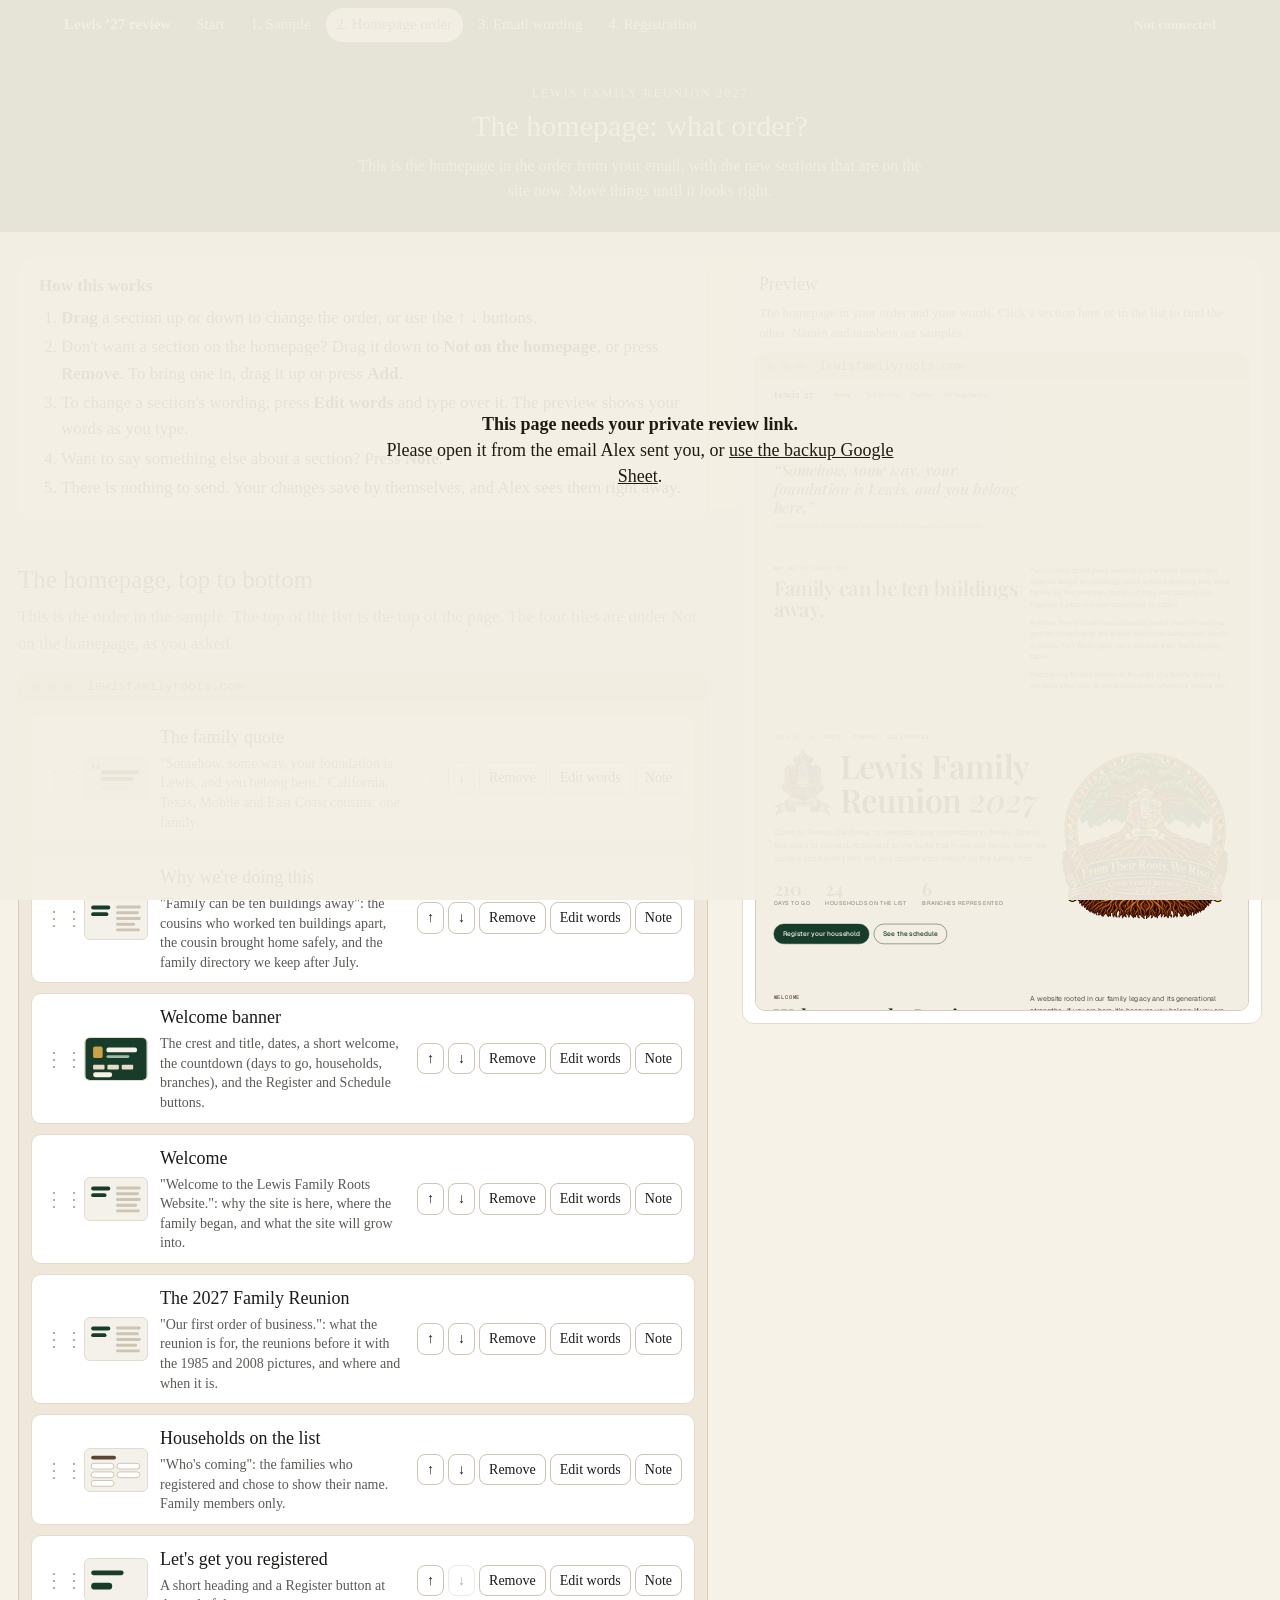
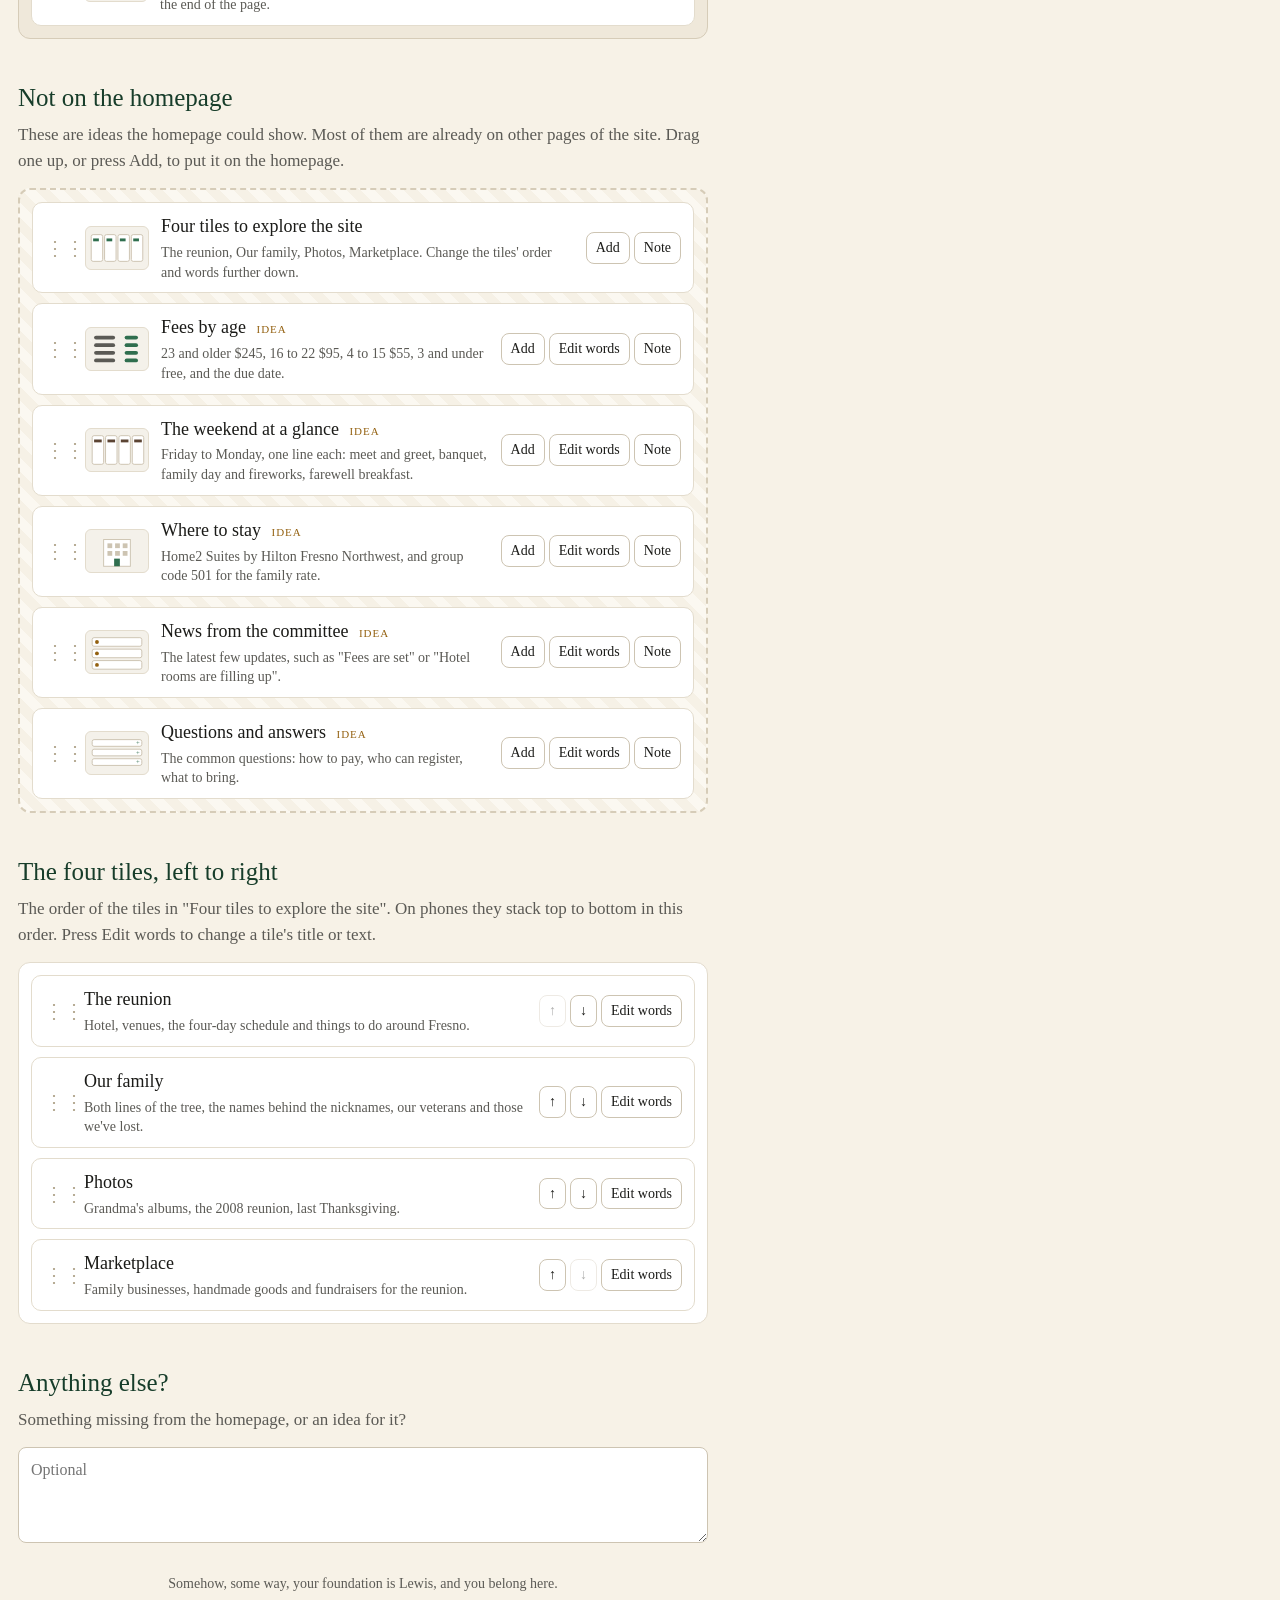
<file: review/order.html>
<!DOCTYPE html>
<html lang="en" data-review="order">
<head>
<meta charset="utf-8">
<meta name="viewport" content="width=device-width, initial-scale=1">
<title>Review: Lewis Reunion 2027: homepage order</title>
<link href="https://fonts.googleapis.com/css2?family=Playfair+Display:ital,wght@0,600;1,600&family=Geist:wght@400;500;600&family=Geist+Mono:wght@500&display=swap" rel="stylesheet">
<style>
  :root { --green:#173d2a; --green2:#2f6e4e; --cream:#f7f2e7; --sand:#f4f1ea; --line:#e3dccd; --ink:#1b1b18; --muted:#5b5a55; --brown:#5b4433; --gold:#93600f; }
  * { box-sizing:border-box; }
  body { margin:0; background:var(--cream); color:var(--ink); font:17px/1.55 Georgia, "Times New Roman", serif; }
  main { max-width:760px; margin:0 auto; padding:0 18px 80px; }
  @media (min-width:1180px) {
    main.layout { max-width:1320px; display:grid; grid-template-columns:minmax(0,1fr) 520px; column-gap:34px; align-items:start; }
    main.layout > * { grid-column:1; }
    main.layout > .pvcol { grid-column:2; grid-row:1 / span 40; align-self:stretch; }
    .pvbox { position:sticky; top:16px; }
    .pvview { height:calc(100vh - 150px); }
  }
  .pvcol { margin-top:24px; }
  .pvbox { background:#fff; border:1px solid var(--line); border-radius:12px; padding:12px; }
  .pvhead { display:flex; flex-wrap:wrap; align-items:baseline; gap:4px 10px; margin:2px 4px 10px; }
  .pvhead b { font-size:18px; font-weight:normal; color:var(--green); }
  .pvhead span { font-size:13px; color:var(--muted); }
  .pvwin { border:1px solid #d6ccb8; border-radius:10px; overflow:hidden; }
  .pvwin .bar { display:flex; align-items:center; gap:6px; padding:7px 10px; background:#e3dacb; font:12px/1 Menlo, monospace; color:var(--muted); }
  .pvwin .bar i { width:9px; height:9px; border-radius:50%; background:#cbbfa9; display:inline-block; }
  .pvview { height:70vh; overflow-y:auto; overflow-x:hidden; background:#f3eee3; }
  .pvscale { position:relative; overflow:hidden; }
  .item.sel { border-color:#c9a24a; box-shadow:0 0 0 2px #c9a24a; }
  header { background:var(--green); color:var(--cream); padding:34px 18px 28px; text-align:center; }
  header p.kicker { margin:0 0 6px; font-size:12px; letter-spacing:2px; text-transform:uppercase; color:#cfe0d3; }
  header h1 { margin:0; font-size:30px; line-height:1.2; font-weight:normal; }
  header p.sub { margin:10px auto 0; max-width:580px; color:#e6dcc8; font-size:16px; }
  h2 { font-weight:normal; font-size:25px; margin:40px 0 4px; color:var(--green); }
  .lead { color:var(--muted); margin:0 0 14px; }
  .box { background:#fff; border:1px solid var(--line); border-radius:10px; padding:16px 20px; margin-top:24px; }
  .box ol { margin:6px 0 0; padding-left:22px; } .box li { margin:3px 0; }
  .phone { background:#f9eeda; border:1px solid #e8d3a8; border-radius:10px; padding:12px 16px; margin:22px 0 0; font-size:16px; }
  .phone[hidden] { display:none; }
  label.name { display:block; margin-top:14px; font-weight:bold; }
  input[type=text], textarea { width:100%; font:inherit; font-size:16px; padding:10px 12px; border:1px solid #cdc4b2; border-radius:8px; background:#fff; }
  textarea { resize:vertical; min-height:44px; }

  /* the page frame that holds the order */
  .browser { border:1px solid #d6ccb8; border-radius:12px; background:#efe8da; overflow:hidden; }
  .browser .bar { display:flex; align-items:center; gap:6px; padding:8px 12px; background:#e3dacb; font:13px/1 Menlo, monospace; color:var(--muted); }
  .browser .bar i { width:10px; height:10px; border-radius:50%; background:#cbbfa9; display:inline-block; }
  .browser .bar span { margin-left:8px; }
  .list { list-style:none; margin:0; padding:12px; min-height:90px; }
  .list.tray { background:repeating-linear-gradient(45deg, #fbf8f1, #fbf8f1 10px, #f6f1e6 10px, #f6f1e6 20px); border:2px dashed #d6ccb8; border-radius:12px; }
  .list.drop { outline:3px solid var(--green2); outline-offset:-3px; }
  .item { display:grid; grid-template-columns:28px 64px 1fr auto; gap:12px; align-items:center; background:#fff; border:1px solid var(--line); border-radius:10px; padding:10px 12px; margin:0 0 10px; cursor:grab; user-select:none; }
  .item:last-child { margin-bottom:0; }
  .item textarea, .item input { user-select:text; -webkit-user-select:text; cursor:text; }
  .item.dragging { opacity:.4; }
  .item.over { box-shadow:0 -4px 0 0 var(--green2); }
  .grip { color:#b7ac95; font-size:20px; text-align:center; line-height:1; }
  .num { display:inline-block; min-width:26px; height:26px; line-height:26px; border-radius:50%; background:var(--green); color:var(--cream); text-align:center; font-size:14px; }
  .tray .num { background:#cdc4b2; }
  .sketch { width:64px; height:44px; border-radius:6px; background:var(--sand); border:1px solid var(--line); display:block; }
  .item h3 { margin:0; font-size:18px; font-weight:normal; }
  .item p { margin:2px 0 0; font-size:14px; color:var(--muted); line-height:1.4; }
  .item .tag { font-size:11px; letter-spacing:1px; text-transform:uppercase; color:var(--gold); margin-left:6px; }
  .ctrls { display:flex; flex-wrap:wrap; gap:4px; justify-content:flex-end; }
  .ctrls button { font:inherit; font-size:14px; border:1px solid #cdc4b2; background:#fff; border-radius:8px; padding:4px 9px; cursor:pointer; color:var(--ink); }
  .ctrls button:hover { border-color:var(--green2); }
  .ctrls button:disabled { opacity:.35; cursor:default; }
  .item .note, .item .fields { grid-column:2 / -1; display:none; }
  .item.editing .fields { display:block; }
  .fields { background:var(--sand); border-radius:8px; padding:10px 12px 12px; cursor:auto; }
  .fields .f { margin-top:8px; }
  .fields .f:first-child { margin-top:0; }
  .fields label { display:block; font-size:12px; letter-spacing:1px; text-transform:uppercase; color:var(--brown); margin-bottom:3px; }
  .fields textarea { font-size:15px; min-height:38px; line-height:1.45; }
  .fields textarea.changed { border-color:var(--green2); background:#f3faf5; }
  .fields .undo { background:none; border:0; padding:0; margin-top:8px; font:inherit; font-size:13px; color:var(--muted); text-decoration:underline; cursor:pointer; }
  .item.worded h3::after { content:"  ✓ words changed"; font-size:12px; color:var(--green2); white-space:nowrap; }
  .item.noting .note { display:block; }
  .item .note textarea { font-size:15px; min-height:40px; }
  .tiles .item { grid-template-columns:28px 1fr auto; }
  .empty-msg { color:var(--muted); font-size:15px; text-align:center; padding:18px 6px; margin:0; }
  .list:not(:empty) + .empty-msg, .list.has-items + .empty-msg { display:none; }

  .send { background:var(--green); color:var(--cream); border-radius:12px; padding:22px 20px; margin-top:34px; }
  .send h2 { color:var(--cream); margin-top:0; }
  .btns { display:flex; flex-wrap:wrap; gap:10px; margin:14px 0 8px; }
  .btn { font:inherit; font-size:16px; font-weight:bold; border:0; border-radius:999px; padding:12px 22px; cursor:pointer; text-decoration:none; display:inline-block; }
  .btn.primary { background:var(--cream); color:var(--green); }
  .btn.ghost { background:transparent; color:var(--cream); border:1px solid #9fbba9; }
  .status { min-height:1.4em; color:#e6dcc8; font-size:15px; }
  .send textarea { min-height:150px; font-size:14px; font-family:Menlo, Consolas, monospace; color:var(--ink); }
  .addr { color:#fff; font-weight:bold; }
  .reset { background:none; border:0; color:var(--muted); text-decoration:underline; font:inherit; font-size:14px; cursor:pointer; padding:0; margin-top:8px; }

  .pv { --bg:#f3eee3; --surface:#fbf8f1; --line:rgba(58,40,24,.12); --text:#211a13; --muted:#5c5145; --faint:#8a7f70; --accent:#173d2a; --accent-2:#5b4433; --on-accent:#f7f2e7;
        width:1120px; position:absolute; top:0; left:0; transform-origin:0 0; background:var(--bg); color:var(--text);
        font:400 16px/1.6 'Geist', system-ui, -apple-system, 'Segoe UI', Roboto, sans-serif; }
  .pv h1, .pv h2, .pv h3 { margin:0; font-weight:400; }
  .pv h1, .pv h2 { font-family:'Playfair Display', Georgia, serif; font-weight:600; letter-spacing:-.015em; }
  .pv .mono { font-family:'Geist Mono', Menlo, monospace; }
  .pv .nav { display:flex; align-items:center; gap:22px; padding:18px 40px; border-bottom:1px solid var(--line); font-size:14px; color:var(--muted); }
  .pv .nav .brand { font:600 22px 'Playfair Display', Georgia, serif; color:var(--text); margin-right:14px; }
  .pv .nav .on { background:#e9e2d3; color:var(--text); padding:4px 12px; border-radius:99px; }
  .pv .hero { position:relative; padding:72px 40px 56px; overflow:hidden; }
  .pv .landmark { position:absolute; right:10px; bottom:0; height:calc(100% - 20px); max-height:640px; width:auto; color:var(--text); opacity:.62; }
  .pv .cap { position:absolute; right:40px; bottom:14px; font:500 11px 'Geist Mono', Menlo, monospace; letter-spacing:.12em; text-transform:uppercase; color:var(--accent-2); }
  .pv .hero > *:not(.landmark):not(.cap):not(.seal) { position:relative; }
  .pv .seal { position:absolute; right:44px; top:50%; transform:translateY(-50%); width:380px; height:auto; }
  .pv .when { font:500 13px 'Geist Mono', Menlo, monospace; letter-spacing:.12em; text-transform:uppercase; color:var(--accent-2); }
  .pv .hero-title { display:flex; align-items:center; gap:18px; margin:18px 0 22px; max-width:62%; font-size:74px; }
  .pv .hero-title img { height:2.08em; width:auto; display:block; }
  .pv .hero-title h1 { font-size:inherit; line-height:1.04; }
  .pv h1 i { color:var(--accent-2); }
  .pv .lead { font-size:18px; color:var(--muted); max-width:52ch; margin:0; }
  .pv .count { display:flex; gap:34px; margin:34px 0; }
  .pv .count b { display:block; font:600 42px/1 'Playfair Display', Georgia, serif; }
  .pv .count span { font-size:12.5px; color:var(--faint); text-transform:uppercase; letter-spacing:.1em; }
  .pv .btn { display:inline-flex; align-items:center; min-height:46px; padding:0 20px; border-radius:99px; background:var(--accent); color:var(--on-accent); font-weight:500; font-size:15px; margin-right:10px; border:1px solid var(--accent); }
  .pv .btn.q { background:transparent; color:var(--accent); }
  .pv .section { padding:56px 40px 8px; }
  .pv .kicker { font:500 12px 'Geist Mono', Menlo, monospace; letter-spacing:.14em; text-transform:uppercase; color:var(--accent-2); margin-bottom:12px; }
  .pv h2 { font-size:46px; line-height:1.05; }
  .pv .sub { color:var(--muted); max-width:60ch; margin:.6em 0 24px; }
  .pv .grid4 { display:grid; grid-template-columns:repeat(4, 1fr); gap:14px; }
  .pv .tile, .pv .card { padding:22px; border-radius:16px; border:1px solid var(--line); background:var(--surface); }
  .pv .tile .n { font:500 11.5px 'Geist Mono', Menlo, monospace; color:var(--accent-2); }
  .pv .tile h3 { margin:10px 0 6px; font:600 26px/1.1 'Playfair Display', Georgia, serif; }
  .pv .tile p { color:var(--muted); font-size:14.7px; margin:0; }
  .pv .tile .go { display:inline-block; margin-top:14px; color:var(--accent); font-size:14px; }
  .pv .who { padding:14px 16px; border:1px solid var(--line); border-radius:12px; background:var(--surface); }
  .pv .who b { display:block; font-weight:600; }
  .pv .who span { font-size:13.4px; color:var(--muted); }
  .pv .quote-wrap { margin:56px 40px 0; padding:60px 0 20px; border-top:1px solid var(--line); }
  .pv .quote { font:italic 600 35px/1.2 'Playfair Display', Georgia, serif; max-width:28ch; margin:0; color:var(--accent-2); }
  .pv cite { display:block; margin-top:14px; font-size:13px; color:var(--faint); font-style:normal; }
  .pv .split { display:grid; gap:28px; grid-template-columns:1.1fr .9fr; }
  .pv .split p { font-size:16px; color:var(--muted); margin:0 0 1em; }
  .pv .split p.callout { padding:14px 18px 15px; border:1px solid rgba(23,61,42,.28); border-left:4px solid var(--accent); border-radius:4px 12px 12px 4px; background:rgba(23,61,42,.06); font:italic 600 22px/1.36 'Playfair Display', Georgia, serif; color:var(--text); }
  .pv .reel { position:relative; display:flex; gap:16px; overflow:hidden; margin:20px 0 0; padding:26px 8px; background:linear-gradient(180deg,#4f3a28,#644a35 22%,#6e533b 50%,#644a35 78%,#4f3a28); }
  .pv .reel::before, .pv .reel::after { content:""; position:absolute; left:0; right:0; height:24px; background:url("data:image/svg+xml;utf8,<svg xmlns='http://www.w3.org/2000/svg' viewBox='0 0 100 100' preserveAspectRatio='none'><rect x='21' y='29' width='58' height='42' rx='15' ry='19' fill='%23efe8d9'/></svg>") left top / 30px 24px repeat-x; }
  .pv .reel::before { top:0; }
  .pv .reel::after { bottom:0; }
  .pv .reel img { flex:none; display:block; width:224px; height:224px; object-fit:cover; filter:drop-shadow(0 3px 4px rgba(28,16,8,.3)); }
  .pv .reel img.tall { width:149px; border-radius:2px; }
  .pv .album { margin-top:36px; }
  .pv .album-title { font:600 34px/1.1 'Playfair Display', Georgia, serif; margin:0; }
  .pv .eras { display:grid; grid-template-columns:1fr 1fr; gap:18px; margin-top:28px; }
  .pv .era { padding:24px; border:1px solid var(--line); border-top:3px solid var(--accent-2); border-radius:16px; background:var(--surface); }
  .pv .era-ahead { border-top-color:var(--accent); }
  .pv .era h3 { font:600 28px/1.12 'Playfair Display', Georgia, serif; margin:0 0 10px; }
  .pv .era p { font-size:16px; color:var(--muted); margin:0; }
  .pv .card .d { font:500 12px 'Geist Mono', Menlo, monospace; letter-spacing:.1em; text-transform:uppercase; color:var(--accent-2); margin-bottom:8px; }
  .pv .card h3 { font:600 25px/1.1 'Playfair Display', Georgia, serif; }
  .pv .card p { color:var(--muted); font-size:14.5px; margin:8px 0 0; }
  .pv .fee { font:600 40px/1 'Playfair Display', Georgia, serif; color:var(--accent); margin-top:12px; }
  .pv .faq > div { padding:16px 0; border-bottom:1px solid var(--line); display:flex; justify-content:space-between; font-size:17px; }
  .pv .faq > div::after { content:"+"; color:var(--accent); font-family:'Geist Mono', Menlo, monospace; }
  .pv .foot { margin-top:56px; padding:28px 40px 40px; border-top:1px solid var(--line); font-size:13px; color:var(--faint); }
  .pv .empty { padding:120px 40px; text-align:center; color:var(--faint); font-size:22px; }
  .pv [data-sec] { transition:box-shadow .25s, background-color .25s; }
  .pv .hl { box-shadow:inset 0 0 0 6px #c9a24a; background-color:rgba(201,162,74,.10); }
  .pv [data-sec] { cursor:pointer; }
  .pv .tile.hl { box-shadow:0 0 0 5px #c9a24a; }
  footer { text-align:center; color:var(--muted); font-size:14px; margin-top:30px; }
  @media (max-width:560px) { .item { grid-template-columns:24px 1fr; } .item .sketch { display:none; } .item .ctrls { grid-column:1 / -1; justify-content:flex-start; } .item .note, .item .fields { grid-column:1 / -1; } }
</style>
<meta name="robots" content="noindex">
<link rel="stylesheet" href="review.css?v=reg1">
<script src="../config.js"></script>
<script src="review.js?v=stay1"></script>
</head>
<body>
<header>
  <p class="kicker">Lewis Family Reunion 2027</p>
  <h1>The homepage: what order?</h1>
  <p class="sub">This is the homepage in the order from your email, with the new sections that are on the site now. Move things until it looks right.</p>
</header>
<main class="layout">

  <p class="phone" id="phone-note"><b>Reading this on a phone or in an email preview?</b> You can see the sections here, but the buttons (moving, Email, Copy) only work when the file is saved and opened in a web browser on a computer, such as Chrome, Safari or Edge. Or just reply to Alex's email with the order you would like.</p>

  <div class="box">
    <b>How this works</b>
    <ol>
      <li><b>Drag</b> a section up or down to change the order, or use the <b>↑ ↓</b> buttons.</li>
      <li>Don't want a section on the homepage? Drag it down to <b>Not on the homepage</b>, or press <b>Remove</b>. To bring one in, drag it up or press <b>Add</b>.</li>
      <li>To change a section's wording, press <b>Edit words</b> and type over it. The preview shows your words as you type.</li>
      <li>Want to say something else about a section? Press <b>Note</b>.</li>
      <li>There is nothing to send. Your changes save by themselves, and Alex sees them right away.</li>
    </ol>
    <label class="name" for="who">Your name</label>
    <input type="text" id="who" autocomplete="name" placeholder="So we know whose order this is">
  </div>

  <h2>The homepage, top to bottom</h2>
  <p class="lead">This is the order in the sample. The top of the list is the top of the page. The four tiles are under Not on the homepage, as you asked.</p>
  <div class="browser">
    <div class="bar"><i></i><i></i><i></i><span>lewisfamilyroots.com</span></div>
    <ul class="list" id="page" data-list="page">
      <li class="item" data-id="quote"><span class="grip" aria-hidden="true">⋮⋮</span><svg class="sketch" viewBox="0 0 64 44" aria-hidden="true"><text x="6" y="22" font-family="Georgia" font-size="22" fill="#5b4433">“</text><rect x="16" y="14" width="40" height="4" rx="2" fill="#5b4433"/><rect x="16" y="21" width="34" height="4" rx="2" fill="#5b4433"/><rect x="16" y="31" width="28" height="3" rx="1.5" fill="#cdc4b2"/></svg><div><h3>The family quote</h3><p>"Somehow, some way, your foundation is Lewis, and you belong here." California, Texas, Mobile and East Coast cousins: one family.</p></div><div class="ctrls"></div><div class="note"><textarea placeholder="Your note about this section (optional)"></textarea></div></li>
      <li class="item" data-id="why"><span class="grip" aria-hidden="true">⋮⋮</span><svg class="sketch" viewBox="0 0 64 44" aria-hidden="true"><rect x="6" y="9" width="20" height="4" rx="2" fill="#173d2a"/><rect x="6" y="16" width="18" height="4" rx="2" fill="#173d2a"/><rect x="32" y="9" width="26" height="3" rx="1.5" fill="#cdc4b2"/><rect x="32" y="15" width="24" height="3" rx="1.5" fill="#cdc4b2"/><rect x="32" y="21" width="26" height="3" rx="1.5" fill="#cdc4b2"/><rect x="32" y="27" width="20" height="3" rx="1.5" fill="#cdc4b2"/><rect x="32" y="33" width="25" height="3" rx="1.5" fill="#cdc4b2"/></svg><div><h3>Why we're doing this</h3><p>"Family can be ten buildings away": the cousins who worked ten buildings apart, the cousin brought home safely, and the family directory we keep after July.</p></div><div class="ctrls"></div><div class="note"><textarea placeholder="Your note about this section (optional)"></textarea></div></li>
      <li class="item" data-id="hero"><span class="grip" aria-hidden="true">⋮⋮</span><svg class="sketch" viewBox="0 0 64 44" aria-hidden="true"><rect x="0" y="0" width="64" height="44" fill="#173d2a"/><rect x="8" y="9" width="10" height="12" rx="2" fill="#c9a24a"/><rect x="22" y="10" width="32" height="5" rx="2" fill="#f7f2e7"/><rect x="22" y="18" width="24" height="3" rx="1.5" fill="#9fbba9"/><rect x="8" y="28" width="12" height="5" rx="1" fill="#e6dcc8"/><rect x="23" y="28" width="12" height="5" rx="1" fill="#e6dcc8"/><rect x="38" y="28" width="12" height="5" rx="1" fill="#e6dcc8"/><rect x="8" y="36" width="20" height="5" rx="2.5" fill="#f7f2e7"/></svg><div><h3>Welcome banner</h3><p>The crest and title, dates, a short welcome, the countdown (days to go, households, branches), and the Register and Schedule buttons.</p></div><div class="ctrls"></div><div class="note"><textarea placeholder="Your note about this section (optional)"></textarea></div></li>
      <li class="item" data-id="welcome"><span class="grip" aria-hidden="true">⋮⋮</span><svg class="sketch" viewBox="0 0 64 44" aria-hidden="true"><rect x="6" y="9" width="20" height="4" rx="2" fill="#173d2a"/><rect x="6" y="16" width="16" height="4" rx="2" fill="#173d2a"/><rect x="32" y="9" width="26" height="3" rx="1.5" fill="#cdc4b2"/><rect x="32" y="15" width="24" height="3" rx="1.5" fill="#cdc4b2"/><rect x="32" y="21" width="26" height="3" rx="1.5" fill="#cdc4b2"/><rect x="32" y="27" width="22" height="3" rx="1.5" fill="#cdc4b2"/><rect x="32" y="33" width="25" height="3" rx="1.5" fill="#cdc4b2"/></svg><div><h3>Welcome</h3><p>"Welcome to the Lewis Family Roots Website.": why the site is here, where the family began, and what the site will grow into.</p></div><div class="ctrls"></div><div class="note"><textarea placeholder="Your note about this section (optional)"></textarea></div></li>
      <li class="item" data-id="reunion"><span class="grip" aria-hidden="true">⋮⋮</span><svg class="sketch" viewBox="0 0 64 44" aria-hidden="true"><rect x="6" y="9" width="20" height="4" rx="2" fill="#173d2a"/><rect x="6" y="16" width="16" height="4" rx="2" fill="#173d2a"/><rect x="32" y="9" width="26" height="3" rx="1.5" fill="#cdc4b2"/><rect x="32" y="15" width="24" height="3" rx="1.5" fill="#cdc4b2"/><rect x="32" y="21" width="26" height="3" rx="1.5" fill="#cdc4b2"/><rect x="32" y="27" width="22" height="3" rx="1.5" fill="#cdc4b2"/><rect x="32" y="33" width="25" height="3" rx="1.5" fill="#cdc4b2"/></svg><div><h3>The 2027 Family Reunion</h3><p>"Our first order of business.": what the reunion is for, the reunions before it with the 1985 and 2008 pictures, and where and when it is.</p></div><div class="ctrls"></div><div class="note"><textarea placeholder="Your note about this section (optional)"></textarea></div></li>
      <li class="item" data-id="roll"><span class="grip" aria-hidden="true">⋮⋮</span><svg class="sketch" viewBox="0 0 64 44" aria-hidden="true"><rect x="6" y="7" width="26" height="4" rx="2" fill="#5b4433"/><rect x="6" y="15" width="24" height="6" rx="3" fill="#fff" stroke="#cdc4b2"/><rect x="33" y="15" width="24" height="6" rx="3" fill="#fff" stroke="#cdc4b2"/><rect x="6" y="24" width="24" height="6" rx="3" fill="#fff" stroke="#cdc4b2"/><rect x="33" y="24" width="24" height="6" rx="3" fill="#fff" stroke="#cdc4b2"/><rect x="6" y="33" width="24" height="6" rx="3" fill="#fff" stroke="#cdc4b2"/></svg><div><h3>Households on the list</h3><p>"Who's coming": the families who registered and chose to show their name. Family members only.</p></div><div class="ctrls"></div><div class="note"><textarea placeholder="Your note about this section (optional)"></textarea></div></li>
      <li class="item" data-id="cta"><span class="grip" aria-hidden="true">⋮⋮</span><svg class="sketch" viewBox="0 0 64 44" aria-hidden="true"><rect x="6" y="12" width="34" height="5" rx="2.5" fill="#173d2a"/><rect x="6" y="25" width="22" height="7" rx="3.5" fill="#173d2a"/></svg><div><h3>Let's get you registered</h3><p>A short heading and a Register button at the end of the page.</p></div><div class="ctrls"></div><div class="note"><textarea placeholder="Your note about this section (optional)"></textarea></div></li>
    </ul>
  </div>

  <aside class="pvcol" id="pvcol" aria-label="Preview of the homepage">
    <div class="pvbox">
      <div class="pvhead"><b>Preview</b><span>The homepage in your order and your words. Click a section here or in the list to find the other. Names and numbers are samples.</span></div>
      <div class="pvwin"><div class="bar"><i></i><i></i><i></i><span style="margin-left:8px">lewisfamilyroots.com</span></div>
        <div class="pvview" id="pvview"><div class="pvscale" id="pvscale"><div class="pv" id="pv"><noscript><p style="padding:40px;font-size:30px">The preview needs the file opened in a web browser.</p></noscript></div></div></div>
      </div>
    </div>
  </aside>

  <h2>Not on the homepage</h2>
  <p class="lead">These are ideas the homepage could show. Most of them are already on other pages of the site. Drag one up, or press Add, to put it on the homepage.</p>
  <ul class="list tray" id="tray" data-list="tray">
    <li class="item" data-id="tiles"><span class="grip" aria-hidden="true">⋮⋮</span><svg class="sketch" viewBox="0 0 64 44" aria-hidden="true"><rect x="5" y="8" width="12" height="28" rx="2" fill="#fff" stroke="#cdc4b2"/><rect x="19" y="8" width="12" height="28" rx="2" fill="#fff" stroke="#cdc4b2"/><rect x="33" y="8" width="12" height="28" rx="2" fill="#fff" stroke="#cdc4b2"/><rect x="47" y="8" width="12" height="28" rx="2" fill="#fff" stroke="#cdc4b2"/><rect x="7" y="12" width="6" height="3" fill="#2f6e4e"/><rect x="21" y="12" width="6" height="3" fill="#2f6e4e"/><rect x="35" y="12" width="6" height="3" fill="#2f6e4e"/><rect x="49" y="12" width="6" height="3" fill="#2f6e4e"/></svg><div><h3>Four tiles to explore the site</h3><p>The reunion, Our family, Photos, Marketplace. Change the tiles' order and words further down.</p></div><div class="ctrls"></div><div class="note"><textarea placeholder="Your note about this section (optional)"></textarea></div></li>
    <li class="item" data-id="fees"><span class="grip" aria-hidden="true">⋮⋮</span><svg class="sketch" viewBox="0 0 64 44" aria-hidden="true"><rect x="8" y="8" width="22" height="4" rx="2" fill="#5b5a55"/><rect x="40" y="8" width="14" height="4" rx="2" fill="#2f6e4e"/><rect x="8" y="16" width="22" height="4" rx="2" fill="#5b5a55"/><rect x="40" y="16" width="14" height="4" rx="2" fill="#2f6e4e"/><rect x="8" y="24" width="22" height="4" rx="2" fill="#5b5a55"/><rect x="40" y="24" width="14" height="4" rx="2" fill="#2f6e4e"/><rect x="8" y="32" width="22" height="4" rx="2" fill="#5b5a55"/><rect x="40" y="32" width="14" height="4" rx="2" fill="#2f6e4e"/></svg><div><h3>Fees by age <span class="tag">idea</span></h3><p>23 and older $245, 16 to 22 $95, 4 to 15 $55, 3 and under free, and the due date.</p></div><div class="ctrls"></div><div class="note"><textarea placeholder="Your note about this section (optional)"></textarea></div></li>
    <li class="item" data-id="glance"><span class="grip" aria-hidden="true">⋮⋮</span><svg class="sketch" viewBox="0 0 64 44" aria-hidden="true"><rect x="6" y="7" width="12" height="30" rx="2" fill="#fff" stroke="#cdc4b2"/><rect x="20" y="7" width="12" height="30" rx="2" fill="#fff" stroke="#cdc4b2"/><rect x="34" y="7" width="12" height="30" rx="2" fill="#fff" stroke="#cdc4b2"/><rect x="48" y="7" width="12" height="30" rx="2" fill="#fff" stroke="#cdc4b2"/><rect x="8" y="11" width="8" height="3" fill="#5b4433"/><rect x="22" y="11" width="8" height="3" fill="#5b4433"/><rect x="36" y="11" width="8" height="3" fill="#5b4433"/><rect x="50" y="11" width="8" height="3" fill="#5b4433"/></svg><div><h3>The weekend at a glance <span class="tag">idea</span></h3><p>Friday to Monday, one line each: meet and greet, banquet, family day and fireworks, farewell breakfast.</p></div><div class="ctrls"></div><div class="note"><textarea placeholder="Your note about this section (optional)"></textarea></div></li>
    <li class="item" data-id="hotel"><span class="grip" aria-hidden="true">⋮⋮</span><svg class="sketch" viewBox="0 0 64 44" aria-hidden="true"><rect x="18" y="10" width="28" height="28" fill="#fff" stroke="#cdc4b2"/><rect x="22" y="14" width="5" height="5" fill="#cdc4b2"/><rect x="30" y="14" width="5" height="5" fill="#cdc4b2"/><rect x="38" y="14" width="5" height="5" fill="#cdc4b2"/><rect x="22" y="22" width="5" height="5" fill="#cdc4b2"/><rect x="30" y="22" width="5" height="5" fill="#cdc4b2"/><rect x="38" y="22" width="5" height="5" fill="#cdc4b2"/><rect x="29" y="30" width="6" height="8" fill="#2f6e4e"/></svg><div><h3>Where to stay <span class="tag">idea</span></h3><p>Home2 Suites by Hilton Fresno Northwest, and group code 501 for the family rate.</p></div><div class="ctrls"></div><div class="note"><textarea placeholder="Your note about this section (optional)"></textarea></div></li>
    <li class="item" data-id="news"><span class="grip" aria-hidden="true">⋮⋮</span><svg class="sketch" viewBox="0 0 64 44" aria-hidden="true"><rect x="6" y="7" width="52" height="9" rx="2" fill="#fff" stroke="#cdc4b2"/><rect x="6" y="19" width="52" height="9" rx="2" fill="#fff" stroke="#cdc4b2"/><rect x="6" y="31" width="52" height="9" rx="2" fill="#fff" stroke="#cdc4b2"/><circle cx="11" cy="11.5" r="2" fill="#93600f"/><circle cx="11" cy="23.5" r="2" fill="#93600f"/><circle cx="11" cy="35.5" r="2" fill="#93600f"/></svg><div><h3>News from the committee <span class="tag">idea</span></h3><p>The latest few updates, such as "Fees are set" or "Hotel rooms are filling up".</p></div><div class="ctrls"></div><div class="note"><textarea placeholder="Your note about this section (optional)"></textarea></div></li>
    <li class="item" data-id="faq"><span class="grip" aria-hidden="true">⋮⋮</span><svg class="sketch" viewBox="0 0 64 44" aria-hidden="true"><rect x="6" y="8" width="52" height="7" rx="2" fill="#fff" stroke="#cdc4b2"/><rect x="6" y="18" width="52" height="7" rx="2" fill="#fff" stroke="#cdc4b2"/><rect x="6" y="28" width="52" height="7" rx="2" fill="#fff" stroke="#cdc4b2"/><text x="52" y="14" font-size="7" fill="#2f6e4e">+</text><text x="52" y="24" font-size="7" fill="#2f6e4e">+</text><text x="52" y="34" font-size="7" fill="#2f6e4e">+</text></svg><div><h3>Questions and answers <span class="tag">idea</span></h3><p>The common questions: how to pay, who can register, what to bring.</p></div><div class="ctrls"></div><div class="note"><textarea placeholder="Your note about this section (optional)"></textarea></div></li>
  </ul>
  <p class="empty-msg" id="tray-empty" hidden>Everything is on the homepage. Drag a section here to take it off.</p>

  <h2>The four tiles, left to right</h2>
  <p class="lead">The order of the tiles in "Four tiles to explore the site". On phones they stack top to bottom in this order. Press Edit words to change a tile's title or text.</p>
  <ul class="list tiles" id="tiles" data-list="tiles" style="background:#fff;border:1px solid var(--line);border-radius:12px">
    <li class="item" data-id="t-reunion"><span class="grip" aria-hidden="true">⋮⋮</span><div><h3>The reunion</h3><p>Hotel, venues, the four-day schedule and things to do around Fresno.</p></div><div class="ctrls"></div></li>
    <li class="item" data-id="t-family"><span class="grip" aria-hidden="true">⋮⋮</span><div><h3>Our family</h3><p>Both lines of the tree, the names behind the nicknames, our veterans and those we've lost.</p></div><div class="ctrls"></div></li>
    <li class="item" data-id="t-photos"><span class="grip" aria-hidden="true">⋮⋮</span><div><h3>Photos</h3><p>Grandma's albums, the 2008 reunion, last Thanksgiving.</p></div><div class="ctrls"></div></li>
    <li class="item" data-id="t-market"><span class="grip" aria-hidden="true">⋮⋮</span><div><h3>Marketplace</h3><p>Family businesses, handmade goods and fundraisers for the reunion.</p></div><div class="ctrls"></div></li>
  </ul>

  <h2>Anything else?</h2>
  <p class="lead">Something missing from the homepage, or an idea for it?</p>
  <textarea id="other" rows="3" placeholder="Optional"></textarea>

  <div class="send" id="send">
    <h2>Send your order</h2>
    <p id="count">This is still the sample's order. Move something, or send it as it is if you like it.</p>
    <div class="btns">
      <a class="btn primary" id="mail" href="#">Email my order</a>
      <button class="btn ghost" id="copy" type="button">Copy my order</button>
    </div>
    <p class="status" id="status"></p>
    <p style="font-size:15px">Email my order opens your email addressed to <span class="addr" id="to"></span>. A long order is copied for you, so you just paste it into that email. If no email opens, press <b>Copy my order</b> and paste it into a new email or a text to Alex.</p>
    <textarea id="out" readonly aria-label="Your order, ready to send"></textarea>
    <button class="reset" id="reset" type="button">Start over with the sample's order</button>
  </div>

  <footer>Somehow, some way, your foundation is Lewis, and you belong here.</footer>
</main>

<script>
/* Where the order goes. One line to change. */
var SEND_TO = 'committee@lewisfamilyroots.com';
var KEY = 'lewis-homepage-order-v1';

document.getElementById('phone-note').hidden = true;
document.getElementById('to').textContent = SEND_TO;

var lists = { page: document.getElementById('page'), tray: document.getElementById('tray'), tiles: document.getElementById('tiles') };
var START = {};
Object.keys(lists).forEach(function (k) { START[k] = ids(lists[k]); });
var ITEMS = {};
document.querySelectorAll('.item').forEach(function (li) { ITEMS[li.dataset.id] = li; });

/* The words on each section today. Edit words opens these; the preview and the email use whatever is typed. */
var COPY = {
  welcome: [['kicker', 'Small heading', 'Welcome'], ['heading', 'Heading', 'Welcome to the Lewis Family Roots Website.'],
    ['p1', 'First paragraph', 'A website rooted in our family legacy and its generational strengths… If you are here, it\'s because you belong. If you are here, it is because you matter, and your presence is a testament to the branch of the Lewis Family roots you are part of and have contributed to.'],
    ['p2', 'Second paragraph', 'A place that is rooted in “The Bottom” of Mobile, Alabama, that has spanned the globe. A place with humble beginnings, born of John and Anna Mary Lewis and the 13 children they brought into this world. This place is designed to be generational in nature, with a torch passing to maintain our legacy through the generations of aunts, uncles, and the vast number of cousins, 1st, 2nd, 3rd, removed, and beyond. We are the Lewis family.'],
    ['callout', 'Callout box (a line from the second paragraph; empty it to leave the box out)', 'A place with humble beginnings, born of John and Anna Mary Lewis and the 13 children they brought into this world.'],
    ['p3', 'Third paragraph', 'Please continue to come back, as this website will evolve to include your pictures, your stories, an interactive family tree, and a marketplace. Its design is to grow through the years with videos, testimonials, and memorials of our past loved ones. Its design is intentional because you matter!'],
    ['p4', 'Fourth paragraph', 'Thank you for stopping by.']],
  reunion: [['kicker', 'Small heading', 'The 2027 Family Reunion'], ['heading', 'Heading', 'Our first order of business.'],
    ['p1', 'First paragraph', 'Our first order of business for this site is to intentionally plan a get-together, but not just any get-together, a Reunion. A reunion that is internal in its purpose. It\'s true, we as a family have gotten together for a funeral and made some memories there, but those get-togethers we respectfully designed to send our loved ones off to heaven, where we know a Lewis party is continually being held. But this reunion is to reach the family members on all coasts, and all countries, with the one purpose of gathering, sharing our stories, meeting the old and new generations of our families, to learn from each other, to share the successes and failures, to plant seeds for our legacy, and to purposefully unite our family to make us strong. It\'s true that pictures are an amazing way to see the triumphs of our family, but nothing, and I say nothing, takes away the physical presence of seeing your family member, being able to hug them, cry with them, and love them, and that’s the purpose of the 2027 Family Reunion.'],
    ['callout', 'Callout box (a line from the first paragraph; empty it to leave the box out)', 'Nothing, and I say nothing, takes away the physical presence of seeing your family member, being able to hug them, cry with them, and love them.'],
    ['albumKicker', 'Small heading over the pictures', 'From the family album'],
    ['albumHeading', 'Heading over the pictures', 'Reunions through the years'],
    ['backKicker', 'First card label', 'Looking back'],
    ['backHeading', 'First card heading', 'We’ve gathered before.'],
    ['past', 'Second paragraph (new): past reunions', 'We\'ve had reunions in the past: the 1985 Reunion (pictured) and the 2008 Reunion (pictured), as well as several smaller reunions on each coast by smaller groups of family members. This one is attempting to reach all of us, everywhere we are, to intentionally get together in one place in 2027.'],
    ['aheadKicker', 'Second card label', 'Looking ahead'],
    ['aheadHeading', 'Second card heading', 'See you in Fresno.'],
    ['p2', 'Third paragraph', 'It is planned in Fresno, California, where our oldest living Lewis resides. It will span 4 days, from Friday, 2 July 2027 through Monday, 5 July 2027, and will offer plenty of opportunities to connect, share, laugh, and pay homage to the roots of the 13 generations of families who have contributed to the hundreds of branches that make up the Lewis Family.']],
  cta: [['heading', 'Heading', 'Let\'s get you registered.'], ['btn', 'Button', 'Register your household']],
  hero: [['when', 'Date line', 'July 2 – 5, 2027 · Fresno, California'], ['title', 'Title', 'Lewis Family Reunion 2027'],
    ['lead', 'Welcome text', 'Come to Fresno, California, to celebrate your connection to family. Spend four days to connect, reconnect to the roots that make our family. Meet the cousins you haven’t met yet, and update your branch on the family tree.'],
    ['btn1', 'First button', 'Register your household'], ['btn2', 'Second button', 'See the schedule']],
  't-reunion': [['title', 'Tile title', 'The reunion'], ['text', 'Tile text', 'Hotel, venues, the four-day schedule and things to do around Fresno.'], ['go', 'Link words', 'Details →']],
  't-family': [['title', 'Tile title', 'Our family'], ['text', 'Tile text', 'Both lines of the tree, the names behind the nicknames, our veterans and those we’ve lost.'], ['go', 'Link words', 'Explore →']],
  't-photos': [['title', 'Tile title', 'Photos'], ['text', 'Tile text', 'Grandma’s albums, the 2008 reunion, last Thanksgiving. Bring them all.'], ['go', 'Link words', 'Share a photo →']],
  't-market': [['title', 'Tile title', 'Marketplace'], ['text', 'Tile text', 'Family businesses, handmade goods and fundraisers for the reunion.'], ['go', 'Link words', 'Browse →']],
  roll: [['kicker', 'Small heading', 'Who’s coming'], ['heading', 'Heading', 'Households on the list'],
    ['text', 'Text', 'Families who chose to show their name here when they registered. Contact details are never shown.']],
  quote: [['quote', 'Quote', 'Somehow, some way, your foundation is Lewis, and you belong here.'],
    ['cite', 'Line under it', 'California cousins, Texas cousins, Mobile cousins, East Coast cousins: one family.']],
  why: [['kicker', 'Small heading', 'Why we’re doing this'], ['heading', 'Heading', 'Family can be ten buildings away.'],
    ['p1', 'First paragraph', 'Two cousins spent years working on the same base in San Antonio, about ten buildings apart, without knowing they were family. By the time they found out, they had about a year together before one was transferred to Japan.'],
    ['p2', 'Second paragraph', 'Another time a cousin was stranded, and a chain of relatives got her picked up at the airport and home safely. Later, family in Dallas–Fort Worth gave her a place at their Thanksgiving table.'],
    ['p3', 'Third paragraph', 'Registering for this reunion is the start of a family directory we keep after July, so we always know where our people are.']],
  fees: [['kicker', 'Small heading', 'Fees'], ['heading', 'Heading', 'Fees by age at the reunion'],
    ['text', 'Text', 'Ages on July 2, 2027. Register once for your whole household; the website adds up your total.']],
  glance: [['kicker', 'Small heading', 'The weekend'], ['heading', 'Heading', 'Four days in Fresno'],
    ['d1', 'Friday, July 2', 'Check-in and Meet & Greet'], ['d2', 'Saturday, July 3', 'Reunion day and Banquet'],
    ['d3', 'Sunday, July 4', 'Family day and fireworks'], ['d4', 'Monday, July 5', 'Farewell breakfast']],
  hotel: [['kicker', 'Small heading', 'Where to stay'], ['heading', 'Heading', 'The reunion hotel'],
    ['text', 'Text under the address', 'Group rate: group code 501, hotel code FATNOHT.']],
  news: [['kicker', 'Small heading', 'From the committee'], ['heading', 'Heading', 'News']],
  faq: [['kicker', 'Small heading', 'Questions'], ['heading', 'Heading', 'Questions and answers'],
    ['qs', 'Questions (one per line)', 'How do I pay?\nWho can register?\nCan I change my registration later?\nWhat should I bring?']]
};
var WORDS = {};   // what has been typed, by section and field
function v(id, key) {
  var f = (COPY[id] || []).filter(function (x) { return x[0] === key; })[0];
  var typed = WORDS[id] && WORDS[id][key];
  return typed != null ? typed : (f ? f[2] : '');
}
function esc(t) { return String(t == null ? '' : t).replace(/&/g, '&amp;').replace(/</g, '&lt;').replace(/>/g, '&gt;').replace(/"/g, '&quot;'); }
function ev(id, key) { return esc(v(id, key)).replace(/\n/g, '<br>'); }
function changedFields(id) {
  return (COPY[id] || []).filter(function (f) { var t = WORDS[id] && WORDS[id][f[0]]; return t != null && t.trim() !== f[2].trim(); });
}
function buildFields() {
  Object.keys(COPY).forEach(function (id) {
    var li = ITEMS[id]; if (!li) return;
    var box = document.createElement('div');
    box.className = 'fields';
    box.innerHTML = COPY[id].map(function (f) {
      return '<div class="f"><label for="w-' + id + '-' + f[0] + '">' + esc(f[1]) + '</label><textarea id="w-' + id + '-' + f[0] + '" data-w="' + id + '" data-k="' + f[0] + '" rows="' + (f[2].length > 90 || /\n/.test(f[2]) ? 3 : 1) + '"></textarea></div>';
    }).join('') + '<button type="button" class="undo" data-act="undo">Put back today’s words</button>';
    li.appendChild(box);
  });
}
function fillFields() {
  Array.prototype.forEach.call(document.querySelectorAll('.fields textarea'), function (t) {
    t.value = v(t.dataset.w, t.dataset.k);
    t.classList.toggle('changed', changedFields(t.dataset.w).some(function (f) { return f[0] === t.dataset.k; }));
  });
  Object.keys(COPY).forEach(function (id) { if (ITEMS[id]) ITEMS[id].classList.toggle('worded', changedFields(id).length > 0); });
}
function ids(list) { return Array.prototype.map.call(list.querySelectorAll(':scope > .item'), function (li) { return li.dataset.id; }); }
function title(li) { return li.querySelector('h3').childNodes[0].textContent.trim(); }
function store() { try { return JSON.parse(localStorage.getItem(KEY) || 'null'); } catch (e) { return null; } }
/* Notes on sections that are no longer on this page: kept as they are, so a later version of the page never drops them. */
var KEPT_NOTES = {};
function save() {
  var st = { who: document.getElementById('who').value, other: document.getElementById('other').value, notes: {}, words: WORDS };
  Object.keys(lists).forEach(function (k) { st[k] = ids(lists[k]); });
  Object.keys(ITEMS).forEach(function (id) { var t = ITEMS[id].querySelector('.note textarea'); if (t && t.value.trim()) st.notes[id] = t.value; });
  Object.keys(KEPT_NOTES).forEach(function (id) { if (!(id in st.notes)) st.notes[id] = KEPT_NOTES[id]; });
  try { localStorage.setItem(KEY, JSON.stringify(st)); } catch (e) {}
}
function restore(st) {
  if (!st) return;
  ['page', 'tray', 'tiles'].forEach(function (k) { (st[k] || []).forEach(function (id) { if (ITEMS[id]) lists[k].appendChild(ITEMS[id]); }); });
  WORDS = st.words || {};
  document.getElementById('who').value = st.who || '';
  document.getElementById('other').value = st.other || '';
  Object.keys(st.notes || {}).forEach(function (id) {
    var li = ITEMS[id], t = li && li.querySelector('.note textarea');
    if (t) { t.value = st.notes[id]; li.classList.add('noting'); } else KEPT_NOTES[id] = st.notes[id];
  });
}

/* buttons on each card */
function buttons(li) {
  var box = li.querySelector('.ctrls'), list = li.parentElement, k = list.dataset.list;
  var all = list.querySelectorAll(':scope > .item'), i = Array.prototype.indexOf.call(all, li);
  var html = '';
  if (k !== 'tray') html += '<button type="button" data-act="up" aria-label="Move up"' + (i === 0 ? ' disabled' : '') + '>↑</button><button type="button" data-act="down" aria-label="Move down"' + (i === all.length - 1 ? ' disabled' : '') + '>↓</button>';
  if (k === 'page') html += '<button type="button" data-act="remove">Remove</button>';
  if (k === 'tray') html += '<button type="button" data-act="add">Add</button>';
  if (COPY[li.dataset.id]) html += '<button type="button" data-act="edit">' + (li.classList.contains('editing') ? 'Done' : 'Edit words') + '</button>';
  if (k !== 'tiles') html += '<button type="button" data-act="note">Note</button>';
  box.innerHTML = html;
}
function refresh() {
  Object.keys(lists).forEach(function (k) {
    var n = 0;
    lists[k].querySelectorAll(':scope > .item').forEach(function (li) { buttons(li); });
    lists[k].classList.toggle('has-items', !!lists[k].children.length);
  });
  document.getElementById('tray-empty').hidden = !!lists.tray.children.length;
  save(); update(); renderPreview();
}
document.addEventListener('click', function (e) {
  var b = e.target.closest && e.target.closest('button[data-act]'); if (!b) return;
  var li = b.closest('.item'), list = li.parentElement, act = b.dataset.act;
  if (act === 'up' && li.previousElementSibling) list.insertBefore(li, li.previousElementSibling);
  if (act === 'down' && li.nextElementSibling) list.insertBefore(li.nextElementSibling, li);
  if (act === 'remove') lists.tray.insertBefore(li, lists.tray.firstChild);
  if (act === 'add') lists.page.appendChild(li);
  if (act === 'note') { li.classList.toggle('noting'); if (li.classList.contains('noting')) li.querySelector('.note textarea').focus(); }
  if (act === 'edit') { li.classList.toggle('editing'); if (li.classList.contains('editing')) { var first = li.querySelector('.fields textarea'); if (first) first.focus(); } }
  if (act === 'undo') { delete WORDS[li.dataset.id]; fillFields(); }
  refresh();
  if (act !== 'note' && act !== 'undo') highlight(li.dataset.id, true);
  if (act === 'add' || act === 'remove') li.scrollIntoView({ block: 'nearest', behavior: 'smooth' });
  else { var again = li.querySelector('button[data-act="' + act + '"]'); if (again && !again.disabled) again.focus(); }
});

/* drag and drop (mouse). Sections move between the homepage and the tray; tiles stay in their own list. */
var dragged = null;
document.querySelectorAll('.item').forEach(function (li) {
  li.draggable = true;
  /* a card drags only when the press starts outside its boxes and buttons, so typing and selecting text work */
  li.addEventListener('pointerdown', function (e) { li.draggable = !(e.target.closest && e.target.closest('textarea, input, button, .fields, .note')); });
  li.addEventListener('pointerup', function () { li.draggable = true; });
  li.addEventListener('dragstart', function (e) { if (e.target.closest('textarea, .fields')) { e.preventDefault(); return; } dragged = li; li.classList.add('dragging'); try { e.dataTransfer.setData('text/plain', li.dataset.id); e.dataTransfer.effectAllowed = 'move'; } catch (x) {} });
  li.addEventListener('dragend', function () { li.classList.remove('dragging'); document.querySelectorAll('.over, .drop').forEach(function (x) { x.classList.remove('over', 'drop'); }); dragged = null; refresh(); highlight(li.dataset.id, true); });
});
function allowed(list) { if (!dragged) return false; var from = dragged.parentElement.dataset.list, to = list.dataset.list; return (from === 'tiles') === (to === 'tiles'); }
Object.keys(lists).forEach(function (k) {
  var list = lists[k];
  list.addEventListener('dragover', function (e) {
    if (!allowed(list)) return;
    e.preventDefault();
    list.classList.add('drop');
    var after = null, items = list.querySelectorAll(':scope > .item:not(.dragging)');
    for (var i = 0; i < items.length; i++) { var r = items[i].getBoundingClientRect(); if (e.clientY < r.top + r.height / 2) { after = items[i]; break; } }
    document.querySelectorAll('.over').forEach(function (x) { x.classList.remove('over'); });
    if (after) { after.classList.add('over'); list.insertBefore(dragged, after); } else list.appendChild(dragged);
  });
  list.addEventListener('dragleave', function (e) { if (!list.contains(e.relatedTarget)) list.classList.remove('drop'); });
  list.addEventListener('drop', function (e) { e.preventDefault(); list.classList.remove('drop'); });
});


/* ---------- preview: the homepage, drawn in the website's style, in the chosen order ---------- */
var CREST = '[data-uri]';
var LANDMARK = "<svg class=\"landmark\" preserveAspectRatio=\"xMaxYMax meet\" viewBox=\"0 0 600 800\" aria-hidden=\"true\" fill=\"none\" stroke=\"currentColor\" stroke-width=\"1\" stroke-linecap=\"round\" stroke-linejoin=\"round\"><path d=\"M0,640 L40,618 L80,630 L120,600 L160,612 L200,585 L240,600 L270,590 L330,604 L380,580 L420,596 L470,572 L520,590 L560,578 L600,592\" fill=\"none\" opacity=\"0.35\"/><line x1=\"0.0\" y1=\"760.0\" x2=\"600.0\" y2=\"760.0\" stroke-width=\"1.4\"/><line x1=\"30.0\" y1=\"768.0\" x2=\"570.0\" y2=\"768.0\" opacity=\"0.4\"/><path d=\"M238,700 L238,430 M362,430 L362,700\" fill=\"none\" stroke-width=\"1.6\"/><path d=\"M222,760 L222,700 L378,700 L378,760\" fill=\"none\" stroke-width=\"1.6\"/><line x1=\"218.0\" y1=\"700.0\" x2=\"382.0\" y2=\"700.0\" stroke-width=\"1.6\"/><line x1=\"222.0\" y1=\"712.0\" x2=\"378.0\" y2=\"712.0\" opacity=\"0.6\"/><path d=\"M282,760 L282,722 A18,18 0 0 1 318,722 L318,760\" fill=\"none\" stroke-width=\"1.3\"/><line x1=\"286.0\" y1=\"730.0\" x2=\"286.0\" y2=\"760.0\" opacity=\"0.35\"/><line x1=\"292.0\" y1=\"724.0\" x2=\"292.0\" y2=\"760.0\" opacity=\"0.35\"/><line x1=\"298.0\" y1=\"724.0\" x2=\"298.0\" y2=\"760.0\" opacity=\"0.35\"/><line x1=\"304.0\" y1=\"724.0\" x2=\"304.0\" y2=\"760.0\" opacity=\"0.35\"/><line x1=\"310.0\" y1=\"724.0\" x2=\"310.0\" y2=\"760.0\" opacity=\"0.35\"/><path d=\"M238,440 Q300,445 362,440\" fill=\"none\" opacity=\"0.22\"/><path d=\"M238,453 Q300,458 362,453\" fill=\"none\" opacity=\"0.22\"/><path d=\"M238,466 Q300,471 362,466\" fill=\"none\" opacity=\"0.22\"/><path d=\"M238,479 Q300,484 362,479\" fill=\"none\" opacity=\"0.22\"/><path d=\"M238,492 Q300,497 362,492\" fill=\"none\" opacity=\"0.22\"/><path d=\"M238,505 Q300,510 362,505\" fill=\"none\" opacity=\"0.22\"/><path d=\"M238,518 Q300,523 362,518\" fill=\"none\" opacity=\"0.22\"/><path d=\"M238,531 Q300,536 362,531\" fill=\"none\" opacity=\"0.22\"/><path d=\"M238,544 Q300,549 362,544\" fill=\"none\" opacity=\"0.22\"/><path d=\"M238,557 Q300,562 362,557\" fill=\"none\" opacity=\"0.22\"/><path d=\"M238,570 Q300,575 362,570\" fill=\"none\" opacity=\"0.22\"/><path d=\"M238,583 Q300,588 362,583\" fill=\"none\" opacity=\"0.22\"/><path d=\"M238,596 Q300,601 362,596\" fill=\"none\" opacity=\"0.22\"/><path d=\"M238,609 Q300,614 362,609\" fill=\"none\" opacity=\"0.22\"/><path d=\"M238,622 Q300,627 362,622\" fill=\"none\" opacity=\"0.22\"/><path d=\"M238,635 Q300,640 362,635\" fill=\"none\" opacity=\"0.22\"/><path d=\"M238,648 Q300,653 362,648\" fill=\"none\" opacity=\"0.22\"/><path d=\"M238,661 Q300,666 362,661\" fill=\"none\" opacity=\"0.22\"/><path d=\"M238,674 Q300,679 362,674\" fill=\"none\" opacity=\"0.22\"/><path d=\"M238,687 Q300,692 362,687\" fill=\"none\" opacity=\"0.22\"/><line x1=\"330.0\" y1=\"432.0\" x2=\"330.0\" y2=\"700.0\" opacity=\"0.08\"/><line x1=\"333.0\" y1=\"432.0\" x2=\"333.0\" y2=\"700.0\" opacity=\"0.115\"/><line x1=\"336.0\" y1=\"432.0\" x2=\"336.0\" y2=\"700.0\" opacity=\"0.15\"/><line x1=\"339.0\" y1=\"432.0\" x2=\"339.0\" y2=\"700.0\" opacity=\"0.185\"/><line x1=\"342.0\" y1=\"432.0\" x2=\"342.0\" y2=\"700.0\" opacity=\"0.22\"/><line x1=\"345.0\" y1=\"432.0\" x2=\"345.0\" y2=\"700.0\" opacity=\"0.255\"/><line x1=\"348.0\" y1=\"432.0\" x2=\"348.0\" y2=\"700.0\" opacity=\"0.29\"/><line x1=\"351.0\" y1=\"432.0\" x2=\"351.0\" y2=\"700.0\" opacity=\"0.325\"/><line x1=\"354.0\" y1=\"432.0\" x2=\"354.0\" y2=\"700.0\" opacity=\"0.36\"/><line x1=\"357.0\" y1=\"432.0\" x2=\"357.0\" y2=\"700.0\" opacity=\"0.395\"/><line x1=\"360.0\" y1=\"432.0\" x2=\"360.0\" y2=\"700.0\" opacity=\"0.43\"/><line x1=\"241.0\" y1=\"432.0\" x2=\"241.0\" y2=\"700.0\" opacity=\"0.12\"/><line x1=\"245.0\" y1=\"432.0\" x2=\"245.0\" y2=\"700.0\" opacity=\"0.12\"/><line x1=\"249.0\" y1=\"432.0\" x2=\"249.0\" y2=\"700.0\" opacity=\"0.12\"/><line x1=\"253.0\" y1=\"432.0\" x2=\"253.0\" y2=\"700.0\" opacity=\"0.12\"/><path d=\"M292.0,654 L292.0,628.0 A8.0,8.0 0 0 1 308.0,628.0 L308.0,654 Z\" fill=\"none\" stroke-width=\"1.2\"/><line x1=\"300.0\" y1=\"622.0\" x2=\"300.0\" y2=\"654.0\" opacity=\"0.45\"/><path d=\"M265.0,570 L265.0,547.0 A7.0,7.0 0 0 1 279.0,547.0 L279.0,570 Z\" fill=\"none\" stroke-width=\"1.2\"/><line x1=\"272.0\" y1=\"542.0\" x2=\"272.0\" y2=\"570.0\" opacity=\"0.45\"/><path d=\"M321.0,570 L321.0,547.0 A7.0,7.0 0 0 1 335.0,547.0 L335.0,570 Z\" fill=\"none\" stroke-width=\"1.2\"/><line x1=\"328.0\" y1=\"542.0\" x2=\"328.0\" y2=\"570.0\" opacity=\"0.45\"/><path d=\"M292.0,494 L292.0,468.0 A8.0,8.0 0 0 1 308.0,468.0 L308.0,494 Z\" fill=\"none\" stroke-width=\"1.2\"/><line x1=\"300.0\" y1=\"462.0\" x2=\"300.0\" y2=\"494.0\" opacity=\"0.45\"/><line x1=\"226.0\" y1=\"430.0\" x2=\"374.0\" y2=\"430.0\" stroke-width=\"1.6\"/><line x1=\"222.0\" y1=\"422.0\" x2=\"378.0\" y2=\"422.0\" stroke-width=\"1.6\"/><line x1=\"214.0\" y1=\"414.0\" x2=\"386.0\" y2=\"414.0\" stroke-width=\"1.6\"/><path d=\"M230,430 Q234,436 238,430\" fill=\"none\" opacity=\"0.5\"/><path d=\"M238,430 Q242,436 246,430\" fill=\"none\" opacity=\"0.5\"/><path d=\"M246,430 Q250,436 254,430\" fill=\"none\" opacity=\"0.5\"/><path d=\"M254,430 Q258,436 262,430\" fill=\"none\" opacity=\"0.5\"/><path d=\"M262,430 Q266,436 270,430\" fill=\"none\" opacity=\"0.5\"/><path d=\"M270,430 Q274,436 278,430\" fill=\"none\" opacity=\"0.5\"/><path d=\"M278,430 Q282,436 286,430\" fill=\"none\" opacity=\"0.5\"/><path d=\"M286,430 Q290,436 294,430\" fill=\"none\" opacity=\"0.5\"/><path d=\"M294,430 Q298,436 302,430\" fill=\"none\" opacity=\"0.5\"/><path d=\"M302,430 Q306,436 310,430\" fill=\"none\" opacity=\"0.5\"/><path d=\"M310,430 Q314,436 318,430\" fill=\"none\" opacity=\"0.5\"/><path d=\"M318,430 Q322,436 326,430\" fill=\"none\" opacity=\"0.5\"/><path d=\"M326,430 Q330,436 334,430\" fill=\"none\" opacity=\"0.5\"/><path d=\"M334,430 Q338,436 342,430\" fill=\"none\" opacity=\"0.5\"/><path d=\"M342,430 Q346,436 350,430\" fill=\"none\" opacity=\"0.5\"/><path d=\"M350,430 Q354,436 358,430\" fill=\"none\" opacity=\"0.5\"/><path d=\"M358,430 Q362,436 366,430\" fill=\"none\" opacity=\"0.5\"/><path d=\"M366,430 Q370,436 374,430\" fill=\"none\" opacity=\"0.5\"/><line x1=\"212.0\" y1=\"396.0\" x2=\"388.0\" y2=\"396.0\" stroke-width=\"1.4\"/><line x1=\"216.0\" y1=\"396.0\" x2=\"216.0\" y2=\"414.0\" opacity=\"0.7\"/><line x1=\"224.0\" y1=\"396.0\" x2=\"224.0\" y2=\"414.0\" opacity=\"0.7\"/><line x1=\"232.0\" y1=\"396.0\" x2=\"232.0\" y2=\"414.0\" opacity=\"0.7\"/><line x1=\"240.0\" y1=\"396.0\" x2=\"240.0\" y2=\"414.0\" opacity=\"0.7\"/><line x1=\"248.0\" y1=\"396.0\" x2=\"248.0\" y2=\"414.0\" opacity=\"0.7\"/><line x1=\"256.0\" y1=\"396.0\" x2=\"256.0\" y2=\"414.0\" opacity=\"0.7\"/><line x1=\"264.0\" y1=\"396.0\" x2=\"264.0\" y2=\"414.0\" opacity=\"0.7\"/><line x1=\"272.0\" y1=\"396.0\" x2=\"272.0\" y2=\"414.0\" opacity=\"0.7\"/><line x1=\"280.0\" y1=\"396.0\" x2=\"280.0\" y2=\"414.0\" opacity=\"0.7\"/><line x1=\"288.0\" y1=\"396.0\" x2=\"288.0\" y2=\"414.0\" opacity=\"0.7\"/><line x1=\"296.0\" y1=\"396.0\" x2=\"296.0\" y2=\"414.0\" opacity=\"0.7\"/><line x1=\"304.0\" y1=\"396.0\" x2=\"304.0\" y2=\"414.0\" opacity=\"0.7\"/><line x1=\"312.0\" y1=\"396.0\" x2=\"312.0\" y2=\"414.0\" opacity=\"0.7\"/><line x1=\"320.0\" y1=\"396.0\" x2=\"320.0\" y2=\"414.0\" opacity=\"0.7\"/><line x1=\"328.0\" y1=\"396.0\" x2=\"328.0\" y2=\"414.0\" opacity=\"0.7\"/><line x1=\"336.0\" y1=\"396.0\" x2=\"336.0\" y2=\"414.0\" opacity=\"0.7\"/><line x1=\"344.0\" y1=\"396.0\" x2=\"344.0\" y2=\"414.0\" opacity=\"0.7\"/><line x1=\"352.0\" y1=\"396.0\" x2=\"352.0\" y2=\"414.0\" opacity=\"0.7\"/><line x1=\"360.0\" y1=\"396.0\" x2=\"360.0\" y2=\"414.0\" opacity=\"0.7\"/><line x1=\"368.0\" y1=\"396.0\" x2=\"368.0\" y2=\"414.0\" opacity=\"0.7\"/><line x1=\"376.0\" y1=\"396.0\" x2=\"376.0\" y2=\"414.0\" opacity=\"0.7\"/><line x1=\"384.0\" y1=\"396.0\" x2=\"384.0\" y2=\"414.0\" opacity=\"0.7\"/><path d=\"M246,396 L246,300 M354,300 L354,396\" fill=\"none\" stroke-width=\"1.6\"/><path d=\"M246,306 Q300,310 354,306\" fill=\"none\" opacity=\"0.18\"/><path d=\"M246,318 Q300,322 354,318\" fill=\"none\" opacity=\"0.18\"/><path d=\"M246,330 Q300,334 354,330\" fill=\"none\" opacity=\"0.18\"/><path d=\"M246,342 Q300,346 354,342\" fill=\"none\" opacity=\"0.18\"/><path d=\"M246,354 Q300,358 354,354\" fill=\"none\" opacity=\"0.18\"/><path d=\"M246,366 Q300,370 354,366\" fill=\"none\" opacity=\"0.18\"/><path d=\"M246,378 Q300,382 354,378\" fill=\"none\" opacity=\"0.18\"/><path d=\"M246,390 Q300,394 354,390\" fill=\"none\" opacity=\"0.18\"/><line x1=\"326.0\" y1=\"300.0\" x2=\"326.0\" y2=\"396.0\" opacity=\"0.08\"/><line x1=\"329.0\" y1=\"300.0\" x2=\"329.0\" y2=\"396.0\" opacity=\"0.12\"/><line x1=\"332.0\" y1=\"300.0\" x2=\"332.0\" y2=\"396.0\" opacity=\"0.16\"/><line x1=\"335.0\" y1=\"300.0\" x2=\"335.0\" y2=\"396.0\" opacity=\"0.2\"/><line x1=\"338.0\" y1=\"300.0\" x2=\"338.0\" y2=\"396.0\" opacity=\"0.24\"/><line x1=\"341.0\" y1=\"300.0\" x2=\"341.0\" y2=\"396.0\" opacity=\"0.28\"/><line x1=\"344.0\" y1=\"300.0\" x2=\"344.0\" y2=\"396.0\" opacity=\"0.32\"/><line x1=\"347.0\" y1=\"300.0\" x2=\"347.0\" y2=\"396.0\" opacity=\"0.36\"/><line x1=\"350.0\" y1=\"300.0\" x2=\"350.0\" y2=\"396.0\" opacity=\"0.4\"/><line x1=\"353.0\" y1=\"300.0\" x2=\"353.0\" y2=\"396.0\" opacity=\"0.44\"/><path d=\"M263.5,366 L263.5,332.5 A6.5,6.5 0 0 1 276.5,332.5 L276.5,366 Z\" fill=\"none\" stroke-width=\"1.2\"/><line x1=\"270.0\" y1=\"328.0\" x2=\"270.0\" y2=\"366.0\" opacity=\"0.45\"/><path d=\"M293.5,366 L293.5,332.5 A6.5,6.5 0 0 1 306.5,332.5 L306.5,366 Z\" fill=\"none\" stroke-width=\"1.2\"/><line x1=\"300.0\" y1=\"328.0\" x2=\"300.0\" y2=\"366.0\" opacity=\"0.45\"/><path d=\"M323.5,366 L323.5,332.5 A6.5,6.5 0 0 1 336.5,332.5 L336.5,366 Z\" fill=\"none\" stroke-width=\"1.2\"/><line x1=\"330.0\" y1=\"328.0\" x2=\"330.0\" y2=\"366.0\" opacity=\"0.45\"/><line x1=\"238.0\" y1=\"300.0\" x2=\"362.0\" y2=\"300.0\" stroke-width=\"1.6\"/><line x1=\"242.0\" y1=\"292.0\" x2=\"358.0\" y2=\"292.0\" stroke-width=\"1.4\"/><path d=\"M244,292 C248,228 284,206 300,204 C316,206 352,228 356,292\" fill=\"none\" stroke-width=\"1.7\"/><path d=\"M262.5,292 C268.5,246 296.0,210 300,204\" fill=\"none\" opacity=\"0.35\"/><path d=\"M337.5,292 C331.5,246 304.0,210 300,204\" fill=\"none\" opacity=\"0.35\"/><path d=\"M281.0,292 C287.0,246 296.0,210 300,204\" fill=\"none\" opacity=\"0.35\"/><path d=\"M319.0,292 C313.0,246 304.0,210 300,204\" fill=\"none\" opacity=\"0.35\"/><line x1=\"311.3\" y1=\"220.0\" x2=\"330.6\" y2=\"220.0\" opacity=\"0.145\"/><line x1=\"313.0\" y1=\"226.0\" x2=\"335.2\" y2=\"226.0\" opacity=\"0.163\"/><line x1=\"314.3\" y1=\"232.0\" x2=\"338.9\" y2=\"232.0\" opacity=\"0.18\"/><line x1=\"315.5\" y1=\"238.0\" x2=\"342.0\" y2=\"238.0\" opacity=\"0.197\"/><line x1=\"316.4\" y1=\"244.0\" x2=\"344.6\" y2=\"244.0\" opacity=\"0.214\"/><line x1=\"317.2\" y1=\"250.0\" x2=\"346.7\" y2=\"250.0\" opacity=\"0.231\"/><line x1=\"317.9\" y1=\"256.0\" x2=\"348.5\" y2=\"256.0\" opacity=\"0.248\"/><line x1=\"318.4\" y1=\"262.0\" x2=\"350.0\" y2=\"262.0\" opacity=\"0.265\"/><line x1=\"318.9\" y1=\"268.0\" x2=\"351.2\" y2=\"268.0\" opacity=\"0.282\"/><line x1=\"319.2\" y1=\"274.0\" x2=\"352.1\" y2=\"274.0\" opacity=\"0.299\"/><line x1=\"319.4\" y1=\"280.0\" x2=\"352.7\" y2=\"280.0\" opacity=\"0.316\"/><line x1=\"319.6\" y1=\"286.0\" x2=\"353.1\" y2=\"286.0\" opacity=\"0.333\"/><path d=\"M288,206 L288,180 L312,180 L312,206\" fill=\"none\" stroke-width=\"1.3\"/><line x1=\"284.0\" y1=\"180.0\" x2=\"316.0\" y2=\"180.0\" stroke-width=\"1.3\"/><line x1=\"294.0\" y1=\"184.0\" x2=\"294.0\" y2=\"204.0\" opacity=\"0.5\"/><line x1=\"300.0\" y1=\"184.0\" x2=\"300.0\" y2=\"204.0\" opacity=\"0.5\"/><line x1=\"306.0\" y1=\"184.0\" x2=\"306.0\" y2=\"204.0\" opacity=\"0.5\"/><path d=\"M286,180 C290,166 296,162 300,161 C304,162 310,166 314,180\" fill=\"none\" stroke-width=\"1.3\"/><line x1=\"300.0\" y1=\"161.0\" x2=\"300.0\" y2=\"140.0\" stroke-width=\"1.2\"/><path d=\"M296,148 L300,140 L304,148\" fill=\"none\" stroke-width=\"1\"/><path d=\"M120,760 Q115.8,635.0 106,510\" fill=\"none\" stroke-width=\"1.3\"/><line x1=\"117.4\" y1=\"752.0\" x2=\"122.4\" y2=\"750.5\" opacity=\"0.4\"/><line x1=\"117.3\" y1=\"743.0\" x2=\"122.3\" y2=\"741.5\" opacity=\"0.4\"/><line x1=\"117.1\" y1=\"734.0\" x2=\"122.1\" y2=\"732.5\" opacity=\"0.4\"/><line x1=\"116.9\" y1=\"725.0\" x2=\"121.9\" y2=\"723.5\" opacity=\"0.4\"/><line x1=\"116.6\" y1=\"716.0\" x2=\"121.6\" y2=\"714.5\" opacity=\"0.4\"/><line x1=\"116.3\" y1=\"707.0\" x2=\"121.3\" y2=\"705.5\" opacity=\"0.4\"/><line x1=\"116.0\" y1=\"698.0\" x2=\"121.0\" y2=\"696.5\" opacity=\"0.4\"/><line x1=\"115.6\" y1=\"689.0\" x2=\"120.6\" y2=\"687.5\" opacity=\"0.4\"/><line x1=\"115.2\" y1=\"680.0\" x2=\"120.2\" y2=\"678.5\" opacity=\"0.4\"/><line x1=\"114.8\" y1=\"671.0\" x2=\"119.8\" y2=\"669.5\" opacity=\"0.4\"/><line x1=\"114.4\" y1=\"662.0\" x2=\"119.4\" y2=\"660.5\" opacity=\"0.4\"/><line x1=\"113.9\" y1=\"653.0\" x2=\"118.9\" y2=\"651.5\" opacity=\"0.4\"/><line x1=\"113.4\" y1=\"644.0\" x2=\"118.4\" y2=\"642.5\" opacity=\"0.4\"/><line x1=\"112.9\" y1=\"635.0\" x2=\"117.9\" y2=\"633.5\" opacity=\"0.4\"/><line x1=\"112.3\" y1=\"626.0\" x2=\"117.3\" y2=\"624.5\" opacity=\"0.4\"/><line x1=\"111.8\" y1=\"617.0\" x2=\"116.8\" y2=\"615.5\" opacity=\"0.4\"/><line x1=\"111.2\" y1=\"608.0\" x2=\"116.2\" y2=\"606.5\" opacity=\"0.4\"/><line x1=\"110.6\" y1=\"599.0\" x2=\"115.6\" y2=\"597.5\" opacity=\"0.4\"/><line x1=\"109.9\" y1=\"590.0\" x2=\"114.9\" y2=\"588.5\" opacity=\"0.4\"/><line x1=\"109.3\" y1=\"581.0\" x2=\"114.3\" y2=\"579.5\" opacity=\"0.4\"/><line x1=\"108.6\" y1=\"572.0\" x2=\"113.6\" y2=\"570.5\" opacity=\"0.4\"/><line x1=\"107.9\" y1=\"563.0\" x2=\"112.9\" y2=\"561.5\" opacity=\"0.4\"/><line x1=\"107.2\" y1=\"554.0\" x2=\"112.2\" y2=\"552.5\" opacity=\"0.4\"/><line x1=\"106.5\" y1=\"545.0\" x2=\"111.5\" y2=\"543.5\" opacity=\"0.4\"/><line x1=\"105.8\" y1=\"536.0\" x2=\"110.8\" y2=\"534.5\" opacity=\"0.4\"/><line x1=\"105.0\" y1=\"527.0\" x2=\"110.0\" y2=\"525.5\" opacity=\"0.4\"/><line x1=\"104.2\" y1=\"518.0\" x2=\"109.2\" y2=\"516.5\" opacity=\"0.4\"/><path d=\"M106.0,510.0 Q84.4,500.0 62.8,519.3\" fill=\"none\" opacity=\"0.85\" stroke-width=\"1.1\"/><path d=\"M106.0,510.0 Q87.6,500.0 69.2,507.8\" fill=\"none\" opacity=\"0.85\" stroke-width=\"1.1\"/><path d=\"M106.0,510.0 Q99.2,500.0 92.3,507.3\" fill=\"none\" opacity=\"0.85\" stroke-width=\"1.1\"/><path d=\"M106.0,510.0 Q109.9,500.0 113.8,512.1\" fill=\"none\" opacity=\"0.85\" stroke-width=\"1.1\"/><path d=\"M106.0,510.0 Q120.1,500.0 134.3,512.4\" fill=\"none\" opacity=\"0.85\" stroke-width=\"1.1\"/><path d=\"M106.0,510.0 Q130.4,500.0 154.9,518.2\" fill=\"none\" opacity=\"0.85\" stroke-width=\"1.1\"/><path d=\"M106.0,510.0 Q127.6,500.0 149.2,519.3\" fill=\"none\" opacity=\"0.85\" stroke-width=\"1.1\"/><path d=\"M106.0,510.0 Q88.6,500.0 71.2,533.1\" fill=\"none\" opacity=\"0.85\" stroke-width=\"1.1\"/><path d=\"M160,760 Q163.0,665.0 170,570\" fill=\"none\" stroke-width=\"1.3\"/><line x1=\"157.6\" y1=\"752.0\" x2=\"162.6\" y2=\"750.5\" opacity=\"0.4\"/><line x1=\"157.7\" y1=\"743.0\" x2=\"162.7\" y2=\"741.5\" opacity=\"0.4\"/><line x1=\"157.9\" y1=\"734.0\" x2=\"162.9\" y2=\"732.5\" opacity=\"0.4\"/><line x1=\"158.2\" y1=\"725.0\" x2=\"163.2\" y2=\"723.5\" opacity=\"0.4\"/><line x1=\"158.5\" y1=\"716.0\" x2=\"163.5\" y2=\"714.5\" opacity=\"0.4\"/><line x1=\"158.8\" y1=\"707.0\" x2=\"163.8\" y2=\"705.5\" opacity=\"0.4\"/><line x1=\"159.2\" y1=\"698.0\" x2=\"164.2\" y2=\"696.5\" opacity=\"0.4\"/><line x1=\"159.6\" y1=\"689.0\" x2=\"164.6\" y2=\"687.5\" opacity=\"0.4\"/><line x1=\"160.0\" y1=\"680.0\" x2=\"165.0\" y2=\"678.5\" opacity=\"0.4\"/><line x1=\"160.5\" y1=\"671.0\" x2=\"165.5\" y2=\"669.5\" opacity=\"0.4\"/><line x1=\"161.0\" y1=\"662.0\" x2=\"166.0\" y2=\"660.5\" opacity=\"0.4\"/><line x1=\"161.5\" y1=\"653.0\" x2=\"166.5\" y2=\"651.5\" opacity=\"0.4\"/><line x1=\"162.0\" y1=\"644.0\" x2=\"167.0\" y2=\"642.5\" opacity=\"0.4\"/><line x1=\"162.6\" y1=\"635.0\" x2=\"167.6\" y2=\"633.5\" opacity=\"0.4\"/><line x1=\"163.2\" y1=\"626.0\" x2=\"168.2\" y2=\"624.5\" opacity=\"0.4\"/><line x1=\"163.8\" y1=\"617.0\" x2=\"168.8\" y2=\"615.5\" opacity=\"0.4\"/><line x1=\"164.5\" y1=\"608.0\" x2=\"169.5\" y2=\"606.5\" opacity=\"0.4\"/><line x1=\"165.2\" y1=\"599.0\" x2=\"170.2\" y2=\"597.5\" opacity=\"0.4\"/><line x1=\"165.9\" y1=\"590.0\" x2=\"170.9\" y2=\"588.5\" opacity=\"0.4\"/><line x1=\"166.6\" y1=\"581.0\" x2=\"171.6\" y2=\"579.5\" opacity=\"0.4\"/><line x1=\"167.3\" y1=\"572.0\" x2=\"172.3\" y2=\"570.5\" opacity=\"0.4\"/><path d=\"M170.0,570.0 Q151.6,561.5 133.3,577.9\" fill=\"none\" opacity=\"0.85\" stroke-width=\"1.1\"/><path d=\"M170.0,570.0 Q154.4,561.5 138.7,568.1\" fill=\"none\" opacity=\"0.85\" stroke-width=\"1.1\"/><path d=\"M170.0,570.0 Q164.2,561.5 158.4,567.7\" fill=\"none\" opacity=\"0.85\" stroke-width=\"1.1\"/><path d=\"M170.0,570.0 Q173.3,561.5 176.6,571.8\" fill=\"none\" opacity=\"0.85\" stroke-width=\"1.1\"/><path d=\"M170.0,570.0 Q182.0,561.5 194.0,572.1\" fill=\"none\" opacity=\"0.85\" stroke-width=\"1.1\"/><path d=\"M170.0,570.0 Q190.8,561.5 211.5,577.0\" fill=\"none\" opacity=\"0.85\" stroke-width=\"1.1\"/><path d=\"M170.0,570.0 Q188.4,561.5 206.7,577.9\" fill=\"none\" opacity=\"0.85\" stroke-width=\"1.1\"/><path d=\"M170.0,570.0 Q155.2,561.5 140.4,589.7\" fill=\"none\" opacity=\"0.85\" stroke-width=\"1.1\"/><path d=\"M500,760 Q503.6,652.5 512,545\" fill=\"none\" stroke-width=\"1.3\"/><line x1=\"497.6\" y1=\"752.0\" x2=\"502.6\" y2=\"750.5\" opacity=\"0.4\"/><line x1=\"497.7\" y1=\"743.0\" x2=\"502.7\" y2=\"741.5\" opacity=\"0.4\"/><line x1=\"497.9\" y1=\"734.0\" x2=\"502.9\" y2=\"732.5\" opacity=\"0.4\"/><line x1=\"498.2\" y1=\"725.0\" x2=\"503.2\" y2=\"723.5\" opacity=\"0.4\"/><line x1=\"498.4\" y1=\"716.0\" x2=\"503.4\" y2=\"714.5\" opacity=\"0.4\"/><line x1=\"498.8\" y1=\"707.0\" x2=\"503.8\" y2=\"705.5\" opacity=\"0.4\"/><line x1=\"499.1\" y1=\"698.0\" x2=\"504.1\" y2=\"696.5\" opacity=\"0.4\"/><line x1=\"499.5\" y1=\"689.0\" x2=\"504.5\" y2=\"687.5\" opacity=\"0.4\"/><line x1=\"500.0\" y1=\"680.0\" x2=\"505.0\" y2=\"678.5\" opacity=\"0.4\"/><line x1=\"500.4\" y1=\"671.0\" x2=\"505.4\" y2=\"669.5\" opacity=\"0.4\"/><line x1=\"500.9\" y1=\"662.0\" x2=\"505.9\" y2=\"660.5\" opacity=\"0.4\"/><line x1=\"501.4\" y1=\"653.0\" x2=\"506.4\" y2=\"651.5\" opacity=\"0.4\"/><line x1=\"502.0\" y1=\"644.0\" x2=\"507.0\" y2=\"642.5\" opacity=\"0.4\"/><line x1=\"502.5\" y1=\"635.0\" x2=\"507.5\" y2=\"633.5\" opacity=\"0.4\"/><line x1=\"503.1\" y1=\"626.0\" x2=\"508.1\" y2=\"624.5\" opacity=\"0.4\"/><line x1=\"503.7\" y1=\"617.0\" x2=\"508.7\" y2=\"615.5\" opacity=\"0.4\"/><line x1=\"504.4\" y1=\"608.0\" x2=\"509.4\" y2=\"606.5\" opacity=\"0.4\"/><line x1=\"505.1\" y1=\"599.0\" x2=\"510.1\" y2=\"597.5\" opacity=\"0.4\"/><line x1=\"505.7\" y1=\"590.0\" x2=\"510.7\" y2=\"588.5\" opacity=\"0.4\"/><line x1=\"506.5\" y1=\"581.0\" x2=\"511.5\" y2=\"579.5\" opacity=\"0.4\"/><line x1=\"507.2\" y1=\"572.0\" x2=\"512.2\" y2=\"570.5\" opacity=\"0.4\"/><line x1=\"507.9\" y1=\"563.0\" x2=\"512.9\" y2=\"561.5\" opacity=\"0.4\"/><line x1=\"508.7\" y1=\"554.0\" x2=\"513.7\" y2=\"552.5\" opacity=\"0.4\"/><path d=\"M512.0,545.0 Q492.5,536.0 473.1,553.4\" fill=\"none\" opacity=\"0.85\" stroke-width=\"1.1\"/><path d=\"M512.0,545.0 Q495.5,536.0 478.9,543.0\" fill=\"none\" opacity=\"0.85\" stroke-width=\"1.1\"/><path d=\"M512.0,545.0 Q505.8,536.0 499.7,542.6\" fill=\"none\" opacity=\"0.85\" stroke-width=\"1.1\"/><path d=\"M512.0,545.0 Q515.5,536.0 519.0,546.9\" fill=\"none\" opacity=\"0.85\" stroke-width=\"1.1\"/><path d=\"M512.0,545.0 Q524.7,536.0 537.5,547.2\" fill=\"none\" opacity=\"0.85\" stroke-width=\"1.1\"/><path d=\"M512.0,545.0 Q534.0,536.0 556.0,552.4\" fill=\"none\" opacity=\"0.85\" stroke-width=\"1.1\"/><path d=\"M512.0,545.0 Q531.5,536.0 550.9,553.4\" fill=\"none\" opacity=\"0.85\" stroke-width=\"1.1\"/><path d=\"M512.0,545.0 Q496.4,536.0 480.7,565.8\" fill=\"none\" opacity=\"0.85\" stroke-width=\"1.1\"/></svg>";
function daysToGo() { var d = Math.ceil((new Date('2027-07-02T12:00:00') - new Date()) / 864e5); return d > 0 ? d : 0; }
function head(id) { return '<div class="kicker">' + ev(id, 'kicker') + '</div><h2>' + ev(id, 'heading') + '</h2>' + (v(id, 'text') && id !== 'hotel' ? '<p class="sub">' + ev(id, 'text') + '</p>' : '<div style="height:24px"></div>'); }
function titleHtml(t) { var h = esc(t); return /\s\d{4}$/.test(t) ? h.replace(/(\d{4})$/, '<i>$1</i>') : h; }
/* One paragraph of a section, or its callout box; nothing when its words were emptied. */
function para(id, k) { return v(id, k).trim() ? '<p' + (k === 'callout' ? ' class="callout"' : '') + '>' + ev(id, k) + '</p>' : ''; }
function splitSec(id, ps, more) {
  return '<div class="section" data-sec="' + id + '"><div class="split"><div><div class="kicker">' + ev(id, 'kicker') + '</div><h2>' + ev(id, 'heading') + '</h2></div><div>' +
    ps.map(function (k) { return para(id, k); }).join('') + '</div></div>' + (more || '') + '</div>';
}
/* The film strip: 1985, 2008 (front and back) and the 2027 flyer. It stands still here; on 1. Sample it runs across the screen. */
var REEL = ['reunion-1985-hat.webp?v=20261128b', 'reunion-2008-shirt-front.webp?v=20261128b', 'reunion-2008-shirt-back.webp?v=20261128b', 'reunion-2027-flyer.webp?v=20261128'];
function reel() {
  return '<div class="reel">' + REEL.concat(REEL).map(function (n) { return '<img src="../assets/' + n + '" alt=""' + (/flyer/.test(n) ? ' class="tall"' : '') + '>'; }).join('') + '</div>';
}
/* One of the two cards under the album, looking back (the past reunions) or looking ahead (Fresno). */
function era(n, cls, kicker, heading, body) {
  return '<div class="era era-' + cls + '"><div class="kicker">' + n + (v('reunion', kicker).trim() ? ' · ' + ev('reunion', kicker) : '') + '</div>' +
    (v('reunion', heading).trim() ? '<h3>' + ev('reunion', heading) + '</h3>' : '') + para('reunion', body) + '</div>';
}
function reunionB() {
  var head = (v('reunion', 'albumKicker').trim() ? '<div class="kicker">' + ev('reunion', 'albumKicker') + '</div>' : '') +
    (v('reunion', 'albumHeading').trim() ? '<h3 class="album-title">' + ev('reunion', 'albumHeading') + '</h3>' : '');
  return splitSec('reunion', ['p1', 'callout'], '<div class="album">' + head + reel() + '</div>' +
    '<div class="eras">' + era('01', 'back', 'backKicker', 'backHeading', 'past') + era('02', 'ahead', 'aheadKicker', 'aheadHeading', 'p2') + '</div>');
}
var SECTIONS = {
  welcome: function () { return splitSec('welcome', ['p1', 'p2', 'callout', 'p3', 'p4']); },
  reunion: reunionB,
  cta: function () { return '<div class="section" data-sec="cta"><h2>' + ev('cta', 'heading') + '</h2><div style="margin-top:14px"><span class="btn">' + ev('cta', 'btn') + '</span></div></div>'; },
  hero: function () {
    return '<div class="hero" data-sec="hero"><img class="seal" src="../assets/reunion-logo.png?v=20261125a" alt="">' +
      '<div class="when">' + ev('hero', 'when') + '</div>' +
      '<div class="hero-title"><img src="' + CREST + '" alt=""><h1>' + titleHtml(v('hero', 'title')) + '</h1></div>' +
      '<p class="lead">' + ev('hero', 'lead') + '</p>' +
      '<div class="count"><div><b>' + daysToGo() + '</b><span>days to go</span></div><div><b>24</b><span>households on the list</span></div><div><b>6</b><span>branches represented</span></div></div>' +
      '<div><span class="btn">' + ev('hero', 'btn1') + '</span><span class="btn q">' + ev('hero', 'btn2') + '</span></div></div>';
  },
  tiles: function () {
    return '<div class="section" data-sec="tiles"><div class="grid4">' + ids(lists.tiles).map(function (id, i) {
      return '<div class="tile" data-sec="' + id + '"><div class="n">0' + (i + 1) + '</div><h3>' + ev(id, 'title') + '</h3><p>' + ev(id, 'text') + '</p><span class="go">' + ev(id, 'go') + '</span></div>';
    }).join('') + '</div></div>';
  },
  roll: function () {
    var cards = '';
    for (var i = 0; i < 8; i++) cards += '<div class="who"><b>Sample household</b><span>Branch · City, State</span></div>';
    return '<div class="section" data-sec="roll">' + head('roll') + '<div class="grid4">' + cards + '</div></div>';
  },
  quote: function () {
    return '<div class="quote-wrap" data-sec="quote"><p class="quote">“' + ev('quote', 'quote') + '”</p><cite>' + ev('quote', 'cite') + '</cite></div>';
  },
  why: function () {
    return '<div class="section" data-sec="why"><div class="split"><div><div class="kicker">' + ev('why', 'kicker') + '</div><h2>' + ev('why', 'heading') + '</h2></div><div>' +
      ['p1', 'p2', 'p3'].filter(function (k) { return v('why', k).trim(); }).map(function (k) { return '<p>' + ev('why', k) + '</p>'; }).join('') + '</div></div></div>';
  },
  fees: function () {
    var f = [['23 and older', '$245'], ['16 to 22', '$95'], ['4 to 15', '$55'], ['3 and under', 'Free']];
    return '<div class="section" data-sec="fees">' + head('fees') +
      '<div class="grid4">' + f.map(function (x) { return '<div class="card"><div class="d">' + x[0] + '</div><div class="fee">' + x[1] + '</div></div>'; }).join('') + '</div></div>';
  },
  glance: function () {
    var d = [['Fri, July 2', 'd1'], ['Sat, July 3', 'd2'], ['Sun, July 4', 'd3'], ['Mon, July 5', 'd4']];
    return '<div class="section" data-sec="glance">' + head('glance') +
      '<div class="grid4">' + d.map(function (x) { return '<div class="card"><div class="d">' + x[0] + '</div><h3>' + ev('glance', x[1]) + '</h3></div>'; }).join('') + '</div></div>';
  },
  hotel: function () {
    return '<div class="section" data-sec="hotel">' + head('hotel') +
      '<div class="card" style="max-width:560px"><h3>Home2 Suites by Hilton Fresno Northwest</h3><p>6965 W. Farrington Avenue, Fresno, CA 93722 · (559) 512-8410</p><p style="color:var(--text)">' + ev('hotel', 'text') + '</p></div></div>';
  },
  news: function () {
    var n = [['Sample', 'Fees are set', 'Register your whole household and the website adds up your total.'], ['Sample', 'Book your hotel room', 'Use group code 501 for the family rate.'], ['Sample', 'Registration is open', 'Forward your family link so every branch is counted.']];
    return '<div class="section" data-sec="news">' + head('news') +
      '<div class="grid4" style="grid-template-columns:repeat(3,1fr)">' + n.map(function (x) { return '<div class="card"><div class="d">' + x[0] + '</div><h3>' + x[1] + '</h3><p>' + x[2] + '</p></div>'; }).join('') + '</div></div>';
  },
  faq: function () {
    return '<div class="section" data-sec="faq">' + head('faq') + '<div class="faq">' + v('faq', 'qs').split('\n').filter(function (x) { return x.trim(); }).map(function (x) { return '<div>' + esc(x) + '</div>'; }).join('') + '</div></div>';
  }
};
var pv = document.getElementById('pv'), pvview = document.getElementById('pvview'), pvscale = document.getElementById('pvscale'), selected = null;
function fit() {
  var w = pvview.clientWidth; if (!w) return;
  var k = w / 1120;
  pv.style.transform = 'scale(' + k + ')';
  pvscale.style.width = w + 'px';
  pvscale.style.height = Math.ceil(pv.offsetHeight * k) + 'px';
}
function renderPreview() {
  var order = ids(lists.page);
  pv.innerHTML = '<div class="nav"><span class="brand">Lewis ’27</span><span class="on">Home</span><span>The Reunion</span><span>Register</span><span>My Registration</span></div>' +
    (order.length ? order.map(function (id) { return SECTIONS[id] ? SECTIONS[id]() : ''; }).join('') : '<div class="empty">Nothing on the homepage yet. Add a section.</div>') +
    '<div class="foot">Lewis Family Reunion 2027 · Fresno, California · July 2 – 5<br>Presented by the Lewis Family Reunion Committee</div>';
  fit();
  if (selected) highlight(selected, false);
}
function highlight(id, scroll) {
  Array.prototype.forEach.call(pv.querySelectorAll('.hl'), function (x) { x.classList.remove('hl'); });
  Array.prototype.forEach.call(document.querySelectorAll('.item.sel'), function (x) { x.classList.remove('sel'); });
  selected = id;
  if (ITEMS[id]) ITEMS[id].classList.add('sel');
  var el = pv.querySelector('[data-sec="' + id + '"]');
  if (!el) return;
  el.classList.add('hl');
  if (scroll) {
    var k = pvview.clientWidth / 1120, top = 0, n = el;
    while (n && n !== pv) { top += n.offsetTop; n = n.offsetParent; }
    pvview.scrollTo({ top: Math.max(0, top * k - 12), behavior: 'smooth' });
  }
}
document.addEventListener('click', function (e) {
  if (!e.target.closest || e.target.closest('button, textarea, input, a')) return;
  var li = e.target.closest('.item'); if (li) highlight(li.dataset.id, true);
});
window.addEventListener('resize', fit);
if (window.ResizeObserver) new ResizeObserver(fit).observe(pvview);

/* what gets sent */
function compose() {
  var name = document.getElementById('who').value.trim(), L = [], changed = false;
  L.push('Homepage order from ' + (name || '(name not given)'));
  L.push(''); L.push('ON THE HOMEPAGE, TOP TO BOTTOM');
  ids(lists.page).forEach(function (id, i) { L.push((i + 1) + '. ' + title(ITEMS[id]) + (START.page.indexOf(id) < 0 ? '  (added)' : '')); });
  if (!lists.page.children.length) L.push('(nothing)');
  var off = ids(lists.tray).filter(function (id) { return START.page.indexOf(id) >= 0; });
  if (off.length) { L.push(''); L.push('TAKEN OFF THE HOMEPAGE'); off.forEach(function (id) { L.push('- ' + title(ITEMS[id])); }); }
  L.push(''); L.push('THE FOUR TILES, LEFT TO RIGHT');
  L.push(ids(lists.tiles).map(function (id) { return title(ITEMS[id]); }).join(', '));
  var notes = Object.keys(ITEMS).filter(function (id) { var t = ITEMS[id].querySelector('.note textarea'); return t && t.value.trim(); });
  if (notes.length) { L.push(''); L.push('NOTES'); notes.forEach(function (id) { L.push(title(ITEMS[id]) + ': ' + ITEMS[id].querySelector('.note textarea').value.trim().replace(/\n+/g, ' ')); }); }
  var worded = Object.keys(COPY).filter(function (id) { return ITEMS[id] && changedFields(id).length; });
  if (worded.length) {
    L.push(''); L.push('WORDING CHANGES');
    worded.forEach(function (id) {
      L.push(''); L.push('== ' + title(ITEMS[id]) + (lists.tray.contains(ITEMS[id]) ? ' (not on the homepage in this order)' : '') + ' ==');
      changedFields(id).forEach(function (f) {
        L.push(f[1] + ':'); L.push('  Today: ' + f[2].replace(/\n/g, ' / '));
        L.push('  Change to: ' + (WORDS[id][f[0]].trim() ? WORDS[id][f[0]].trim().replace(/\n+/g, ' / ') : '(leave it out)'));
      });
    });
  }
  /* Notes and words typed for sections or lines that are no longer on this page stay in the copy for the committee. */
  var keptNotes = Object.keys(KEPT_NOTES).filter(function (id) { return String(KEPT_NOTES[id] || '').trim(); }), keptWords = [];
  Object.keys(WORDS).forEach(function (id) {
    Object.keys(WORDS[id] || {}).forEach(function (f) {
      var onPage = ITEMS[id] && (COPY[id] || []).some(function (x) { return x[0] === f; }), t = WORDS[id][f];
      if (!onPage && t != null) keptWords.push(id + ' / ' + f + ': ' + (String(t).trim() ? String(t).trim().replace(/\n+/g, ' / ') : '(leave it out)'));
    });
  });
  if (keptNotes.length || keptWords.length) {
    L.push(''); L.push('EARLIER CHANGES (no longer on this page)');
    keptNotes.forEach(function (id) { L.push('Note on ' + id + ': ' + String(KEPT_NOTES[id]).trim().replace(/\n+/g, ' ')); });
    keptWords.forEach(function (w) { L.push(w); });
  }
  var other = document.getElementById('other').value.trim();
  if (other) { L.push(''); L.push('ANYTHING ELSE'); L.push(other); }
  changed = ['page', 'tiles'].some(function (k) { return ids(lists[k]).join() !== START[k].join(); }) || notes.length > 0 || worded.length > 0 || !!other ||
    keptNotes.length > 0 || keptWords.length > 0;
  return { text: L.join('\n'), name: name, changed: changed };
}
var mail = document.getElementById('mail'), out = document.getElementById('out'), statusEl = document.getElementById('status');
function update() {
  var r = compose();
  out.value = r.text;
  document.getElementById('count').textContent = r.changed ? 'Your order is ready to send.' : 'This is still the sample’s order. Move something, or send it as it is if you like it.';
  mail.href = mailHref(r);
}
/* Many mail apps (Outlook, Windows Mail) ignore an email link longer than about 2,000 characters,
   so a long order goes by the clipboard: the button copies it, and the email only says to paste it in. */
var MAIL_MAX = 1800, longOrder = false;
function mailHref(r) {
  var head = 'mailto:' + SEND_TO + '?subject=' + encodeURIComponent('Reunion homepage order' + (r.name ? ' from ' + r.name : '')) + '&body=';
  var full = head + encodeURIComponent(r.text);
  longOrder = full.length > MAIL_MAX;
  return longOrder ? head + encodeURIComponent('Hi Alex,\n\nHere is my homepage order:\n\n(Paste it here: right-click and choose Paste, or press Ctrl+V, or Cmd+V on a Mac.)\n\n') : full;
}
/* Copies the order. Calls back with true when it is on the clipboard, false when the person has to copy it by hand. */
function copyOrder(t, then) {
  function byHand() {
    out.value = t; out.focus(); out.select();
    var ok = false; try { ok = document.execCommand('copy'); } catch (e) {}
    then(ok);
  }
  if (navigator.clipboard && navigator.clipboard.writeText) navigator.clipboard.writeText(t).then(function () { then(true); }, byHand); else byHand();
}
var BY_HAND = 'Your browser would not copy it for you. The text in the box below is selected: copy it (Ctrl+C, or Cmd+C on a Mac) and paste it into an email to ' + SEND_TO + '.';
mail.addEventListener('click', function () {
  update();
  if (!longOrder) { statusEl.textContent = 'Opening your email with your order in it. Check it, then press Send there. If no email opens, press Copy my order instead.'; return; }
  copyOrder(compose().text, function (ok) {
    statusEl.textContent = ok ? 'Your order is copied. In the email that opens, paste it in (Ctrl+V, or Cmd+V on a Mac), then press Send. If no email opens, start a new email to ' + SEND_TO + ' and paste it there.' : BY_HAND;
  });
});
document.getElementById('copy').addEventListener('click', function () {
  copyOrder(compose().text, function (ok) {
    statusEl.textContent = ok ? 'Copied. Paste it into an email to ' + SEND_TO + ' (Ctrl+V, or Cmd+V on a Mac) and press Send.' : BY_HAND;
  });
});
document.getElementById('reset').addEventListener('click', function () {
  Object.keys(lists).forEach(function (k) { START[k].forEach(function (id) { lists[k].appendChild(ITEMS[id]); }); });
  Object.keys(ITEMS).forEach(function (id) { var t = ITEMS[id].querySelector('.note textarea'); if (t) t.value = ''; ITEMS[id].classList.remove('noting'); });
  document.getElementById('other').value = '';
  WORDS = {}; fillFields(); Object.keys(ITEMS).forEach(function (id) { ITEMS[id].classList.remove('editing'); });
  refresh(); statusEl.textContent = 'Back to the sample’s order.';
});
['who', 'other'].forEach(function (id) { document.getElementById(id).addEventListener('input', function () { save(); update(); }); });
document.addEventListener('input', function (e) {
  if (!e.target.closest) return;
  if (e.target.closest('.note')) { save(); update(); return; }
  var t = e.target.closest('.fields textarea');
  if (t) {
    WORDS[t.dataset.w] = WORDS[t.dataset.w] || {};
    WORDS[t.dataset.w][t.dataset.k] = t.value;
    var def = COPY[t.dataset.w].filter(function (f) { return f[0] === t.dataset.k; })[0][2];
    t.classList.toggle('changed', t.value.trim() !== def.trim());
    ITEMS[t.dataset.w].classList.toggle('worded', changedFields(t.dataset.w).length > 0);
    var id = t.dataset.w; selected = id;
    save(); update(); renderPreview();
  }
});
/* clicking a section in the preview finds its card in the list */
pv.addEventListener('click', function (e) {
  var sec = e.target.closest && e.target.closest('[data-sec]'); if (!sec) return;
  var id = sec.dataset.sec; highlight(id, false);
  if (ITEMS[id]) ITEMS[id].scrollIntoView({ block: 'center', behavior: 'smooth' });
});

buildFields();
restore(store());
fillFields();
refresh();
window.addEventListener('load', fit);
if (document.fonts && document.fonts.ready) document.fonts.ready.then(fit);
</script>
</body>
</html>
</file>
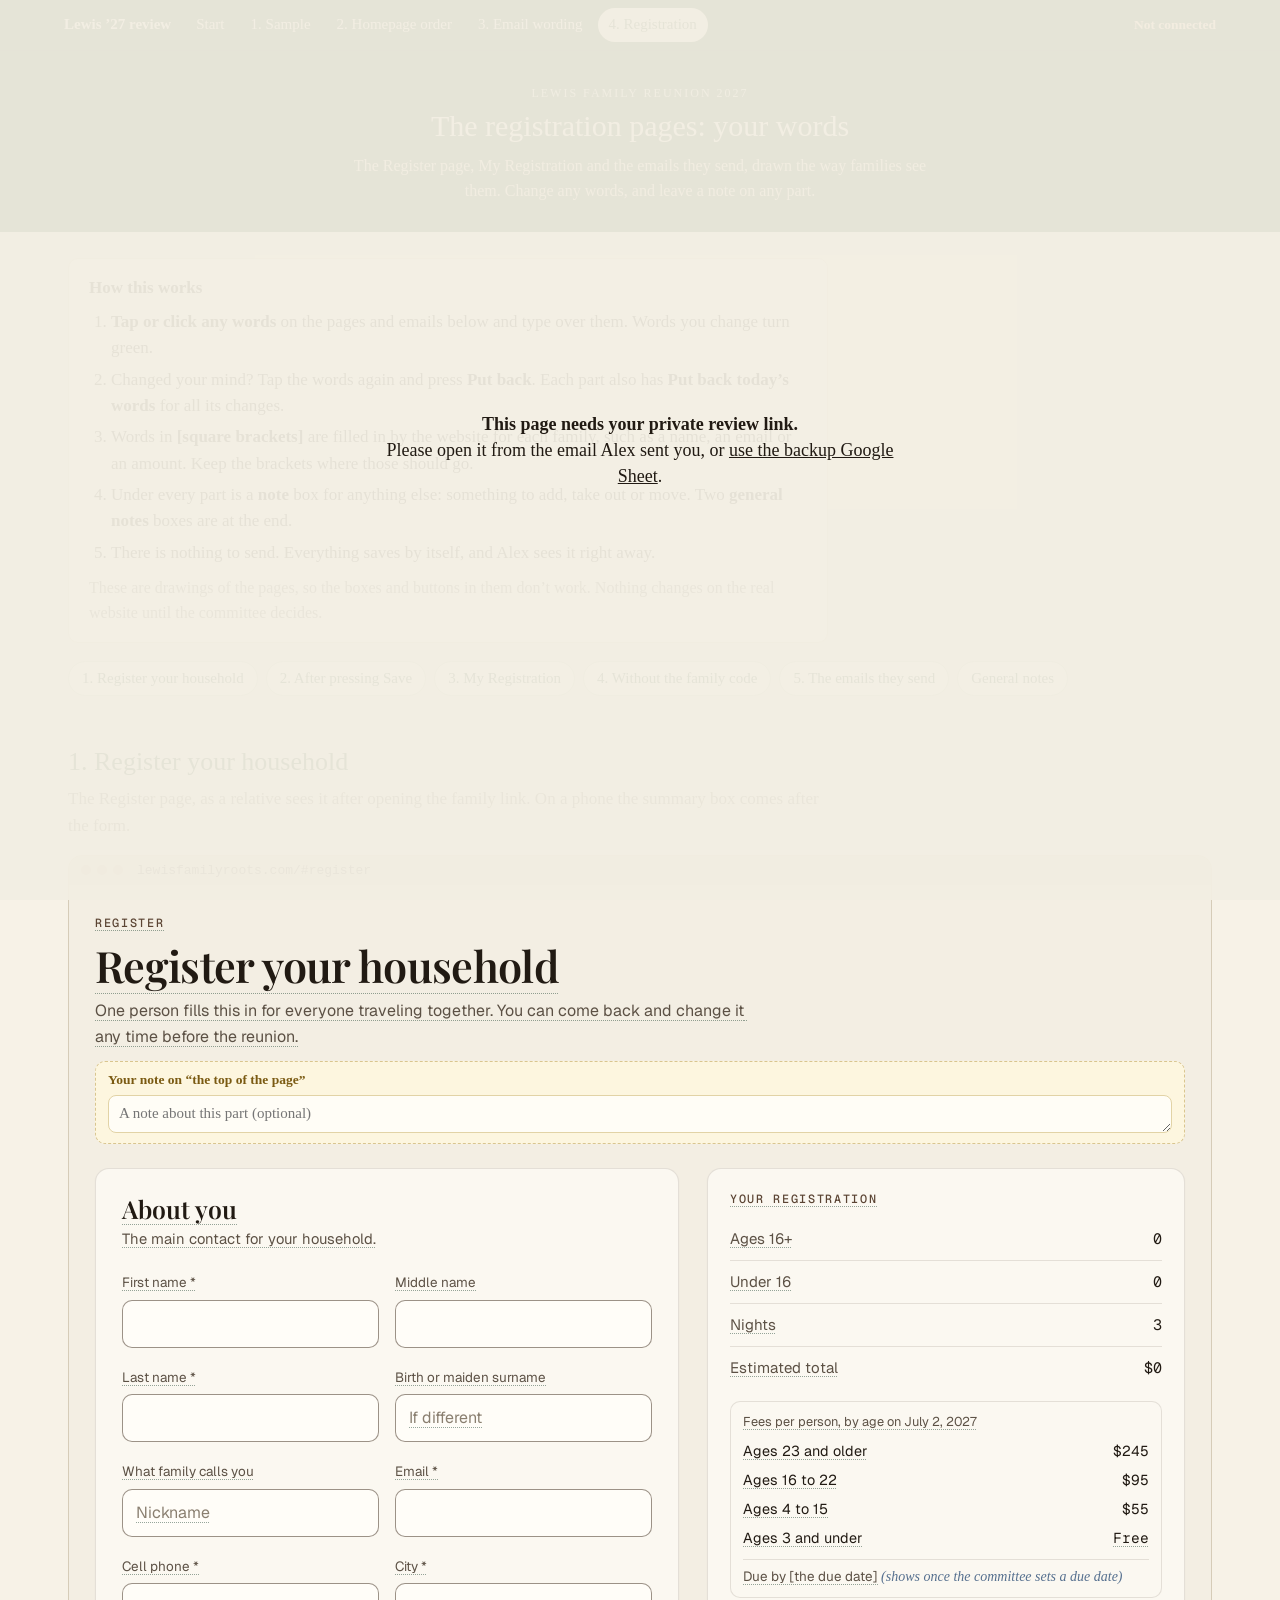
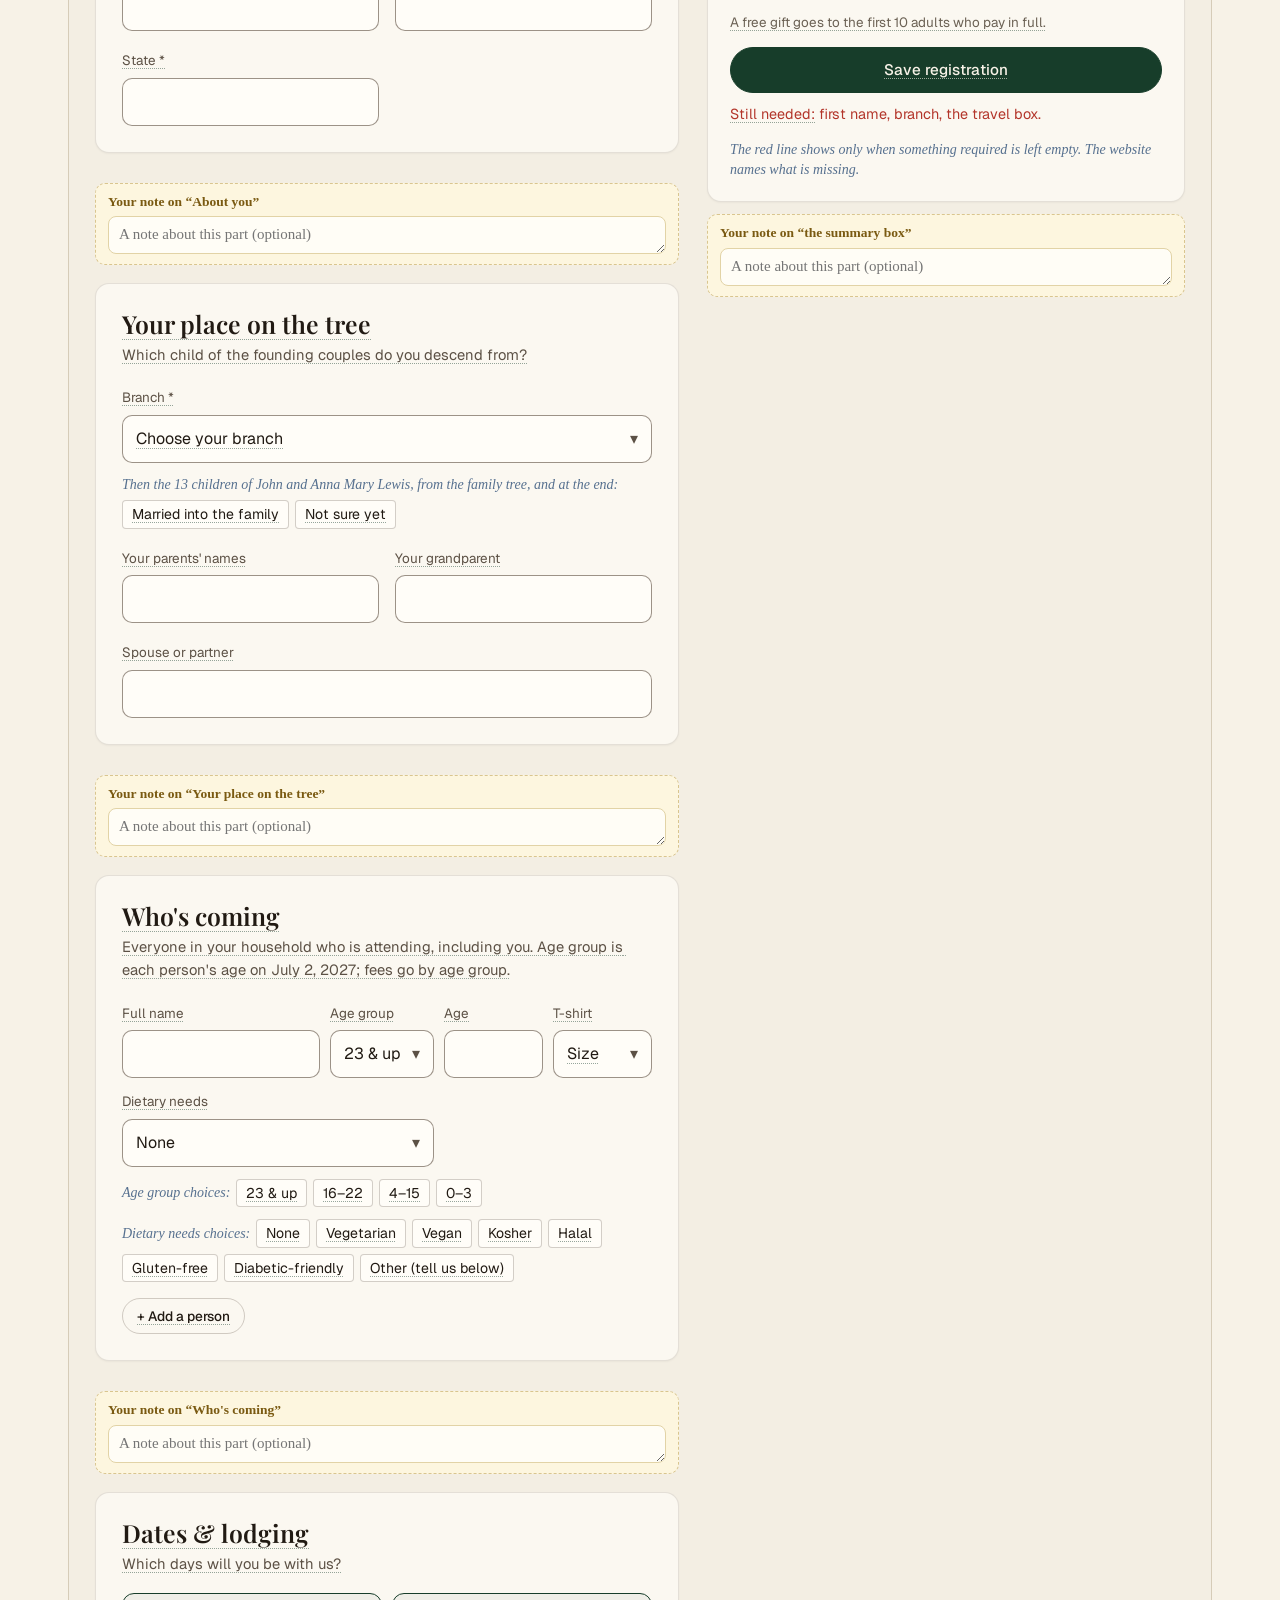
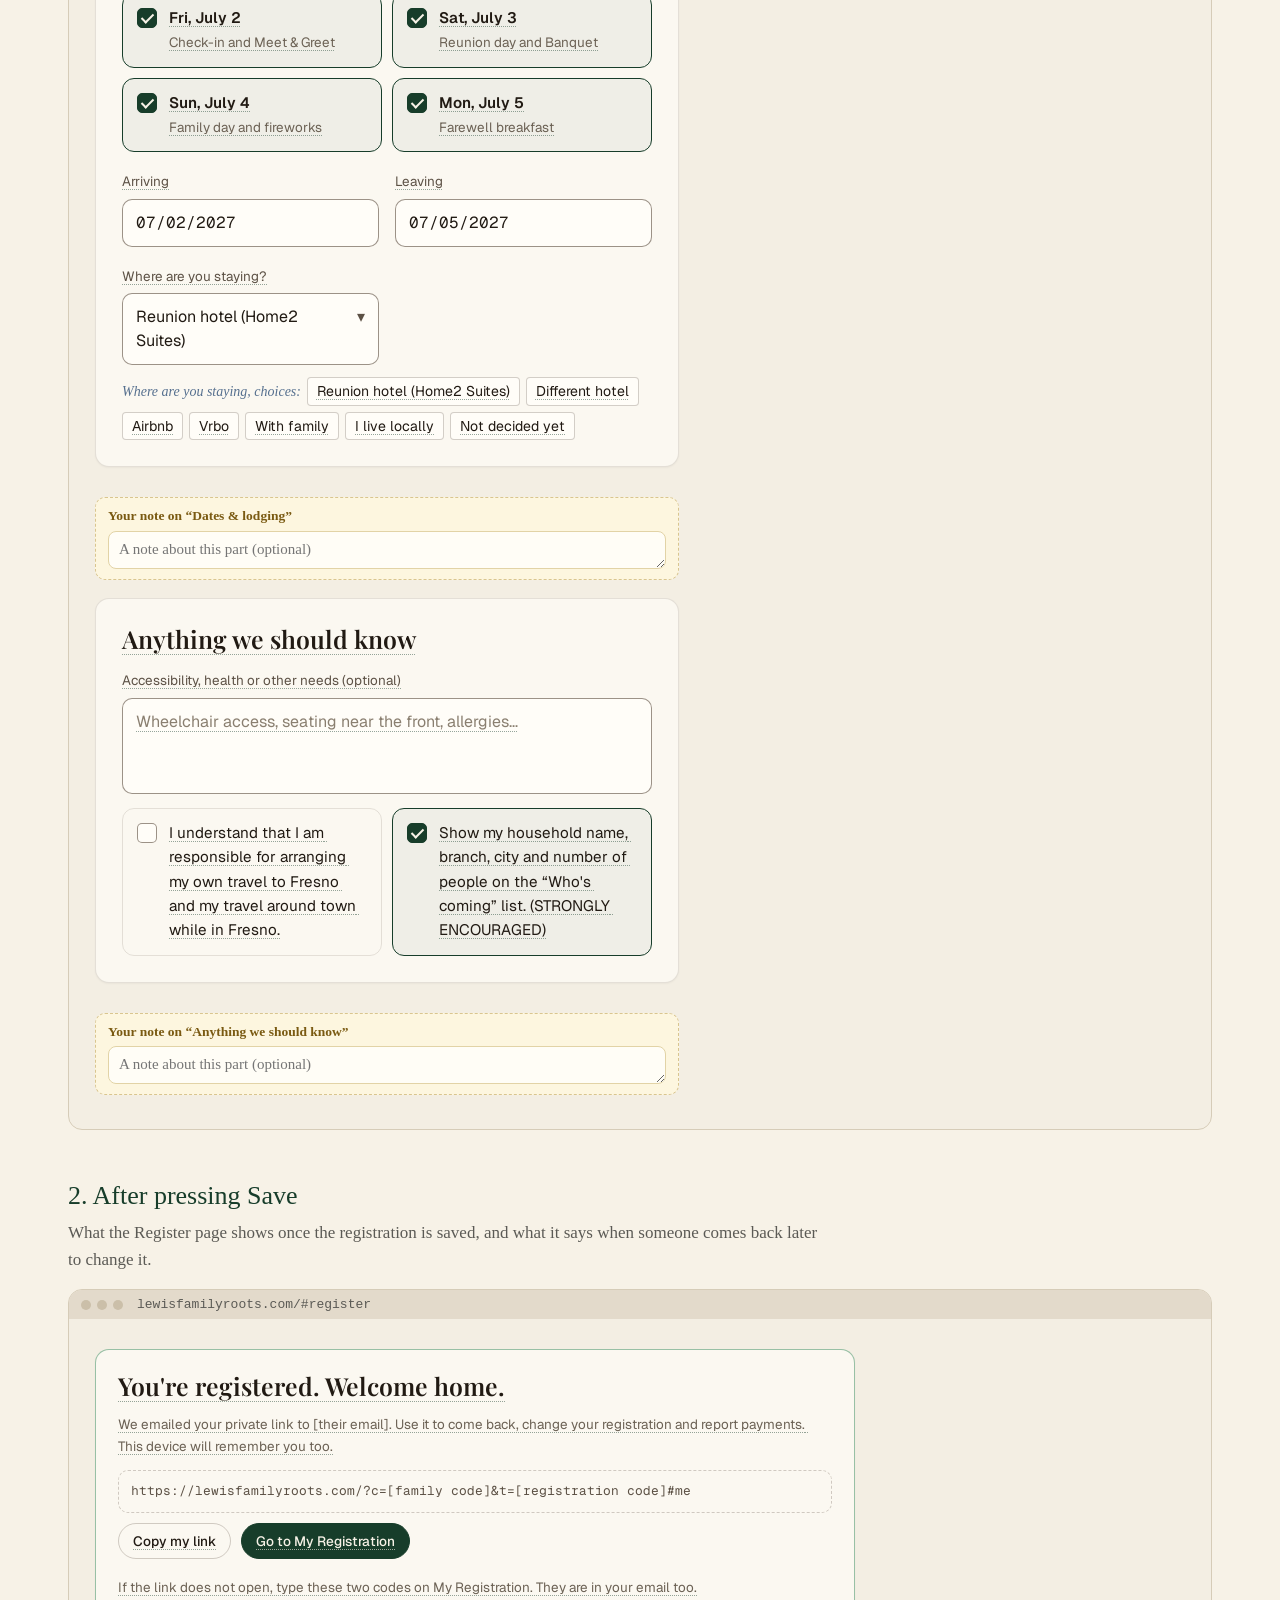
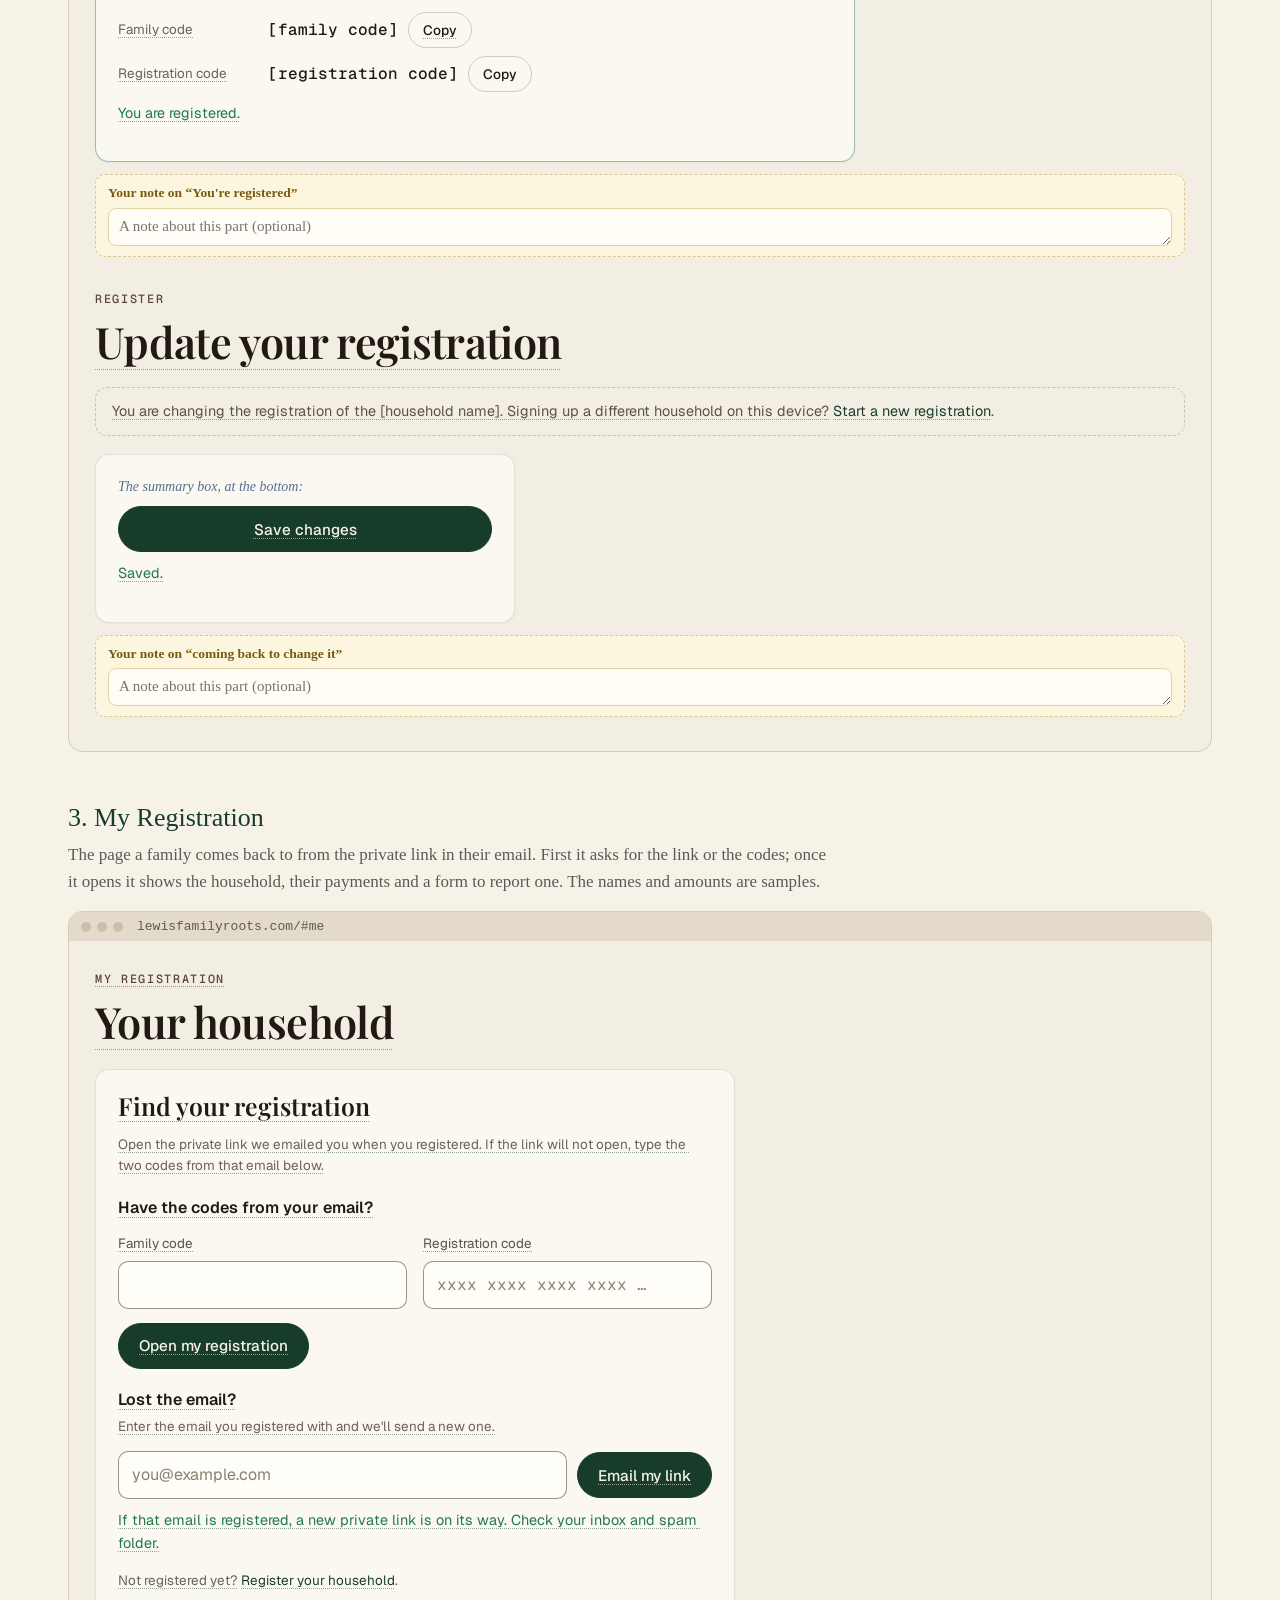
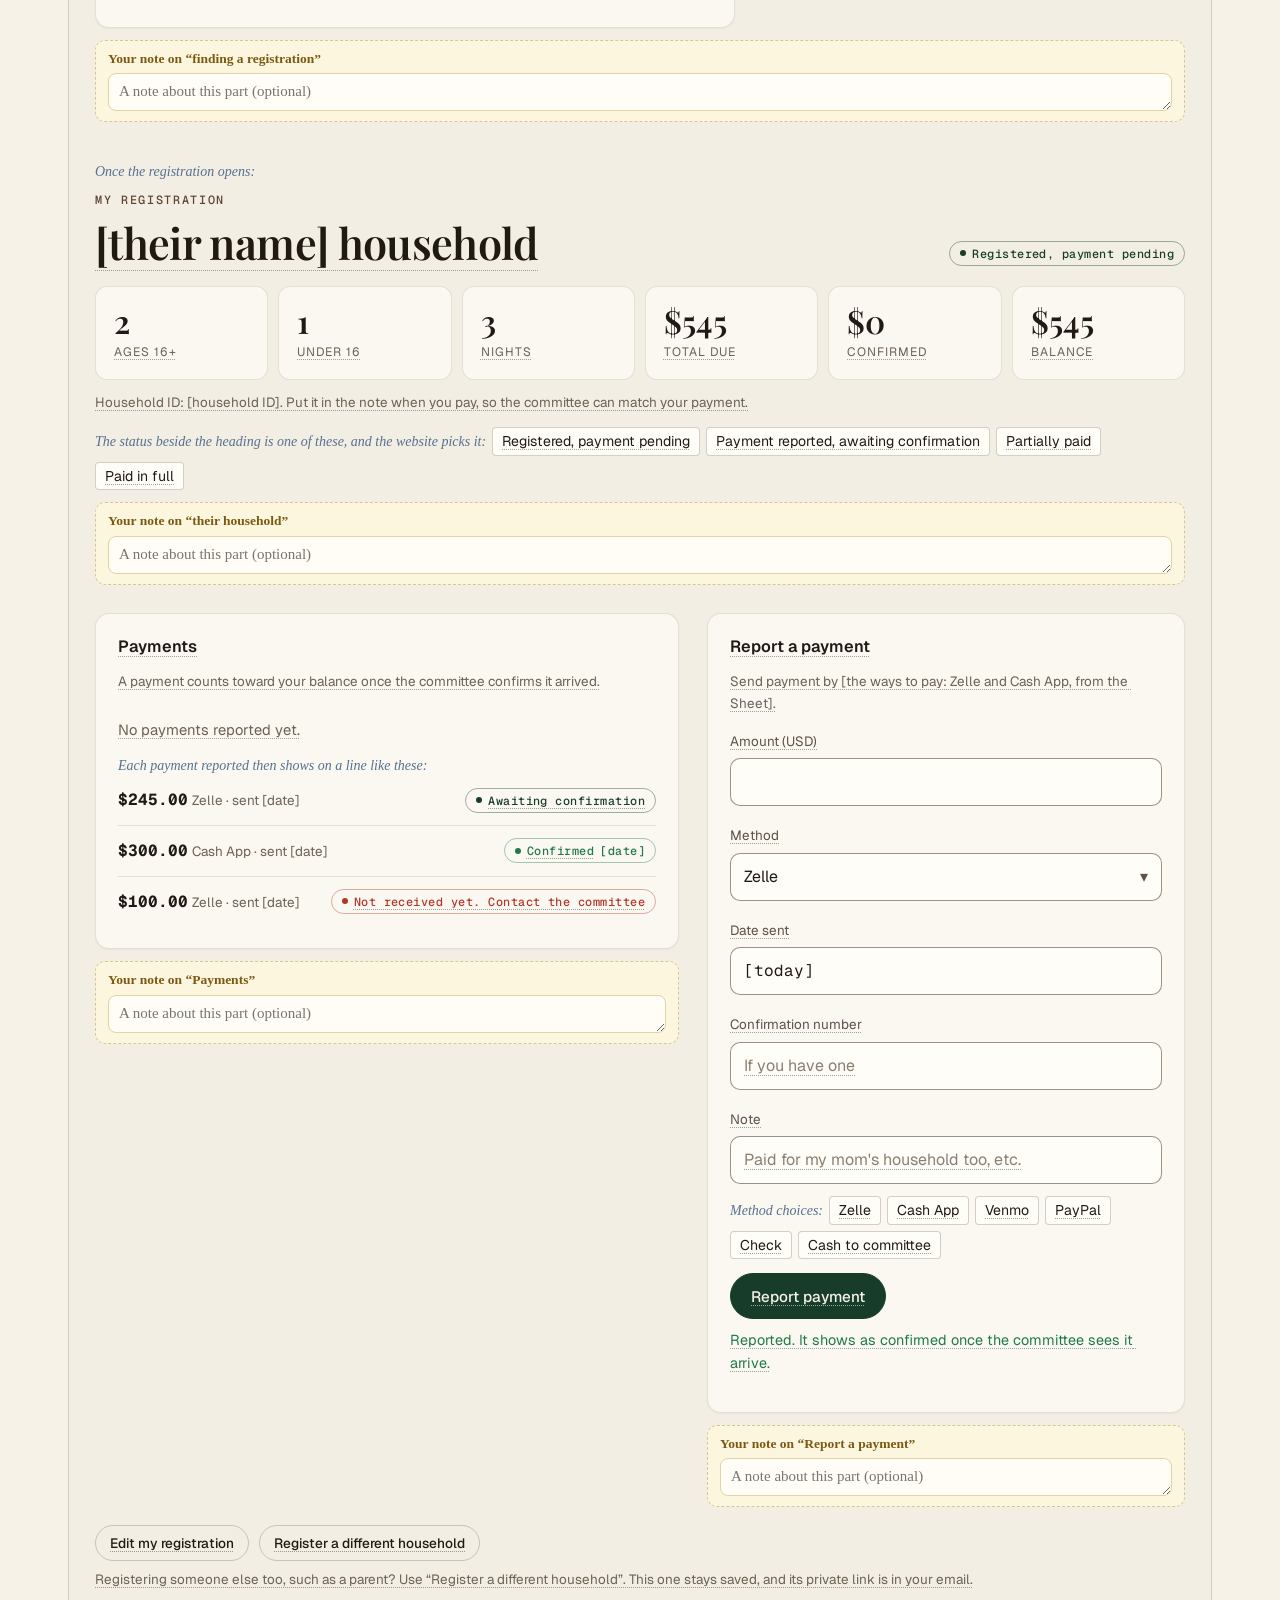
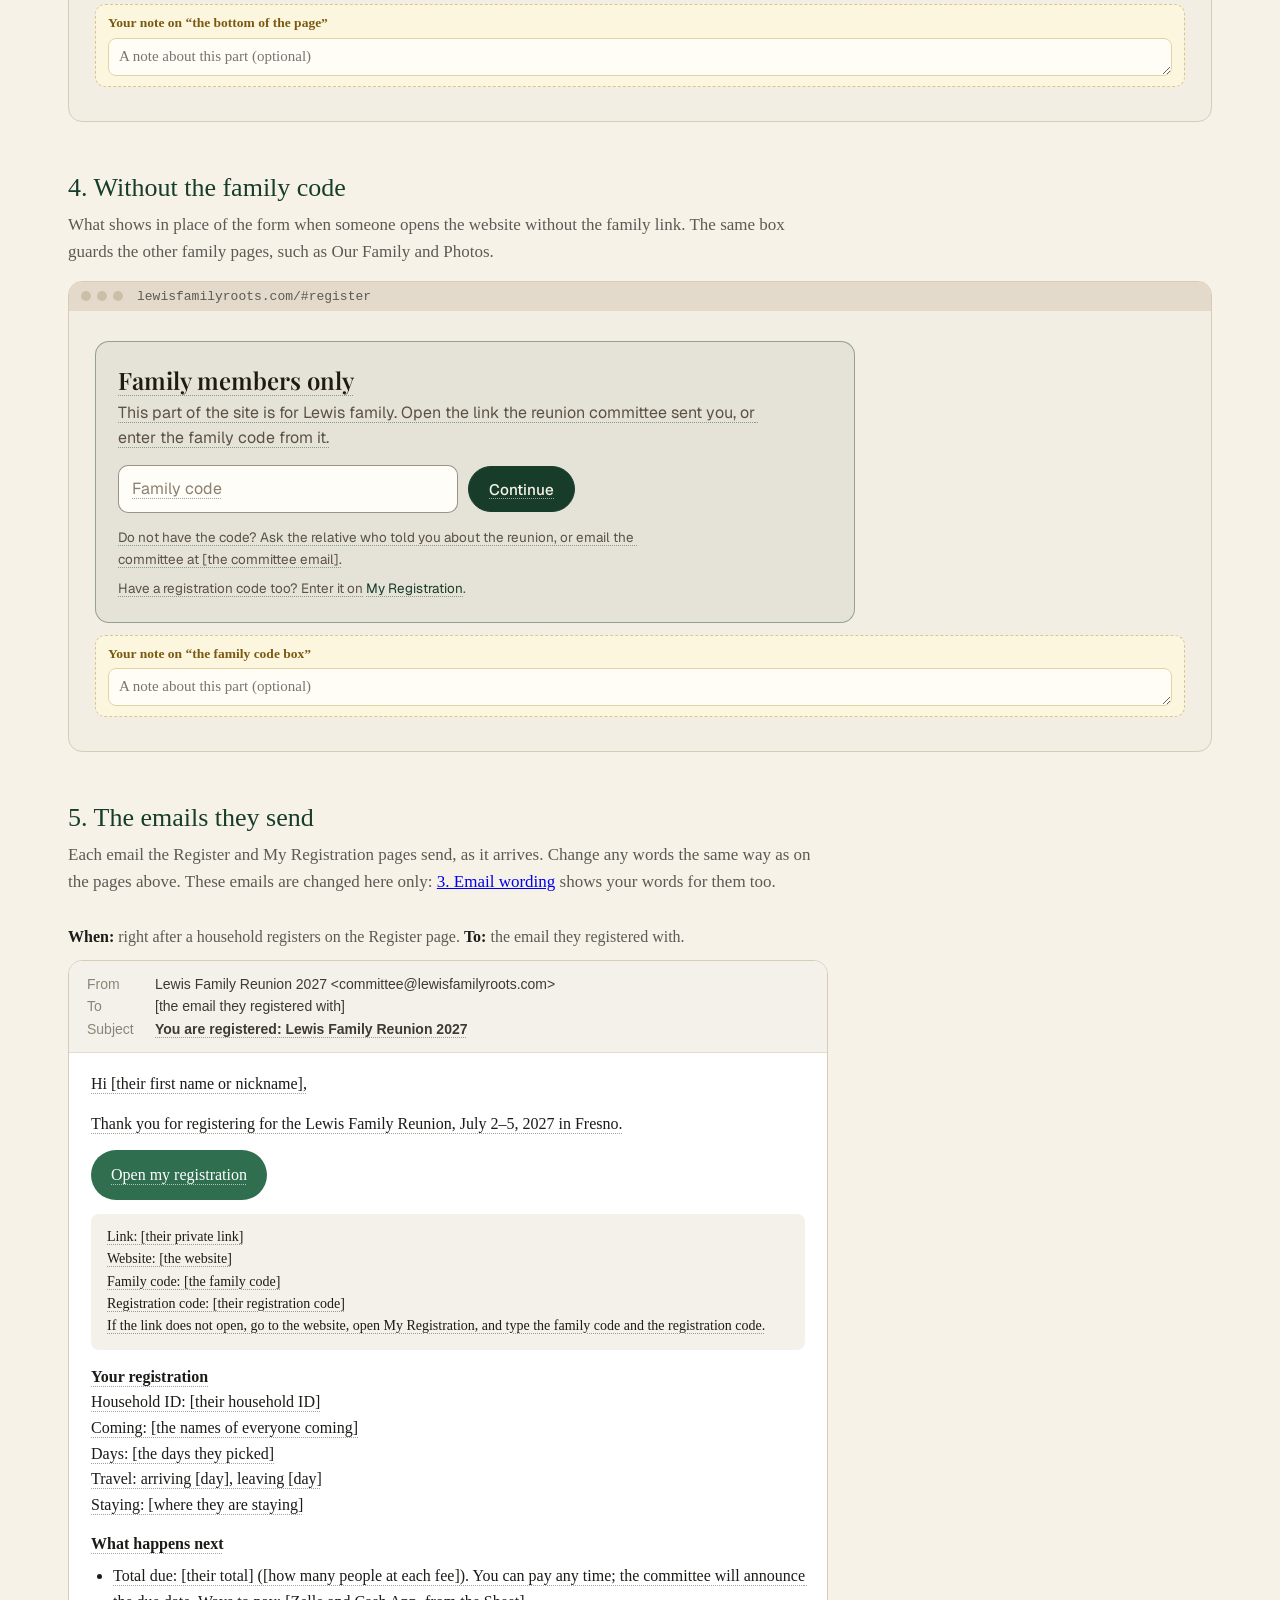
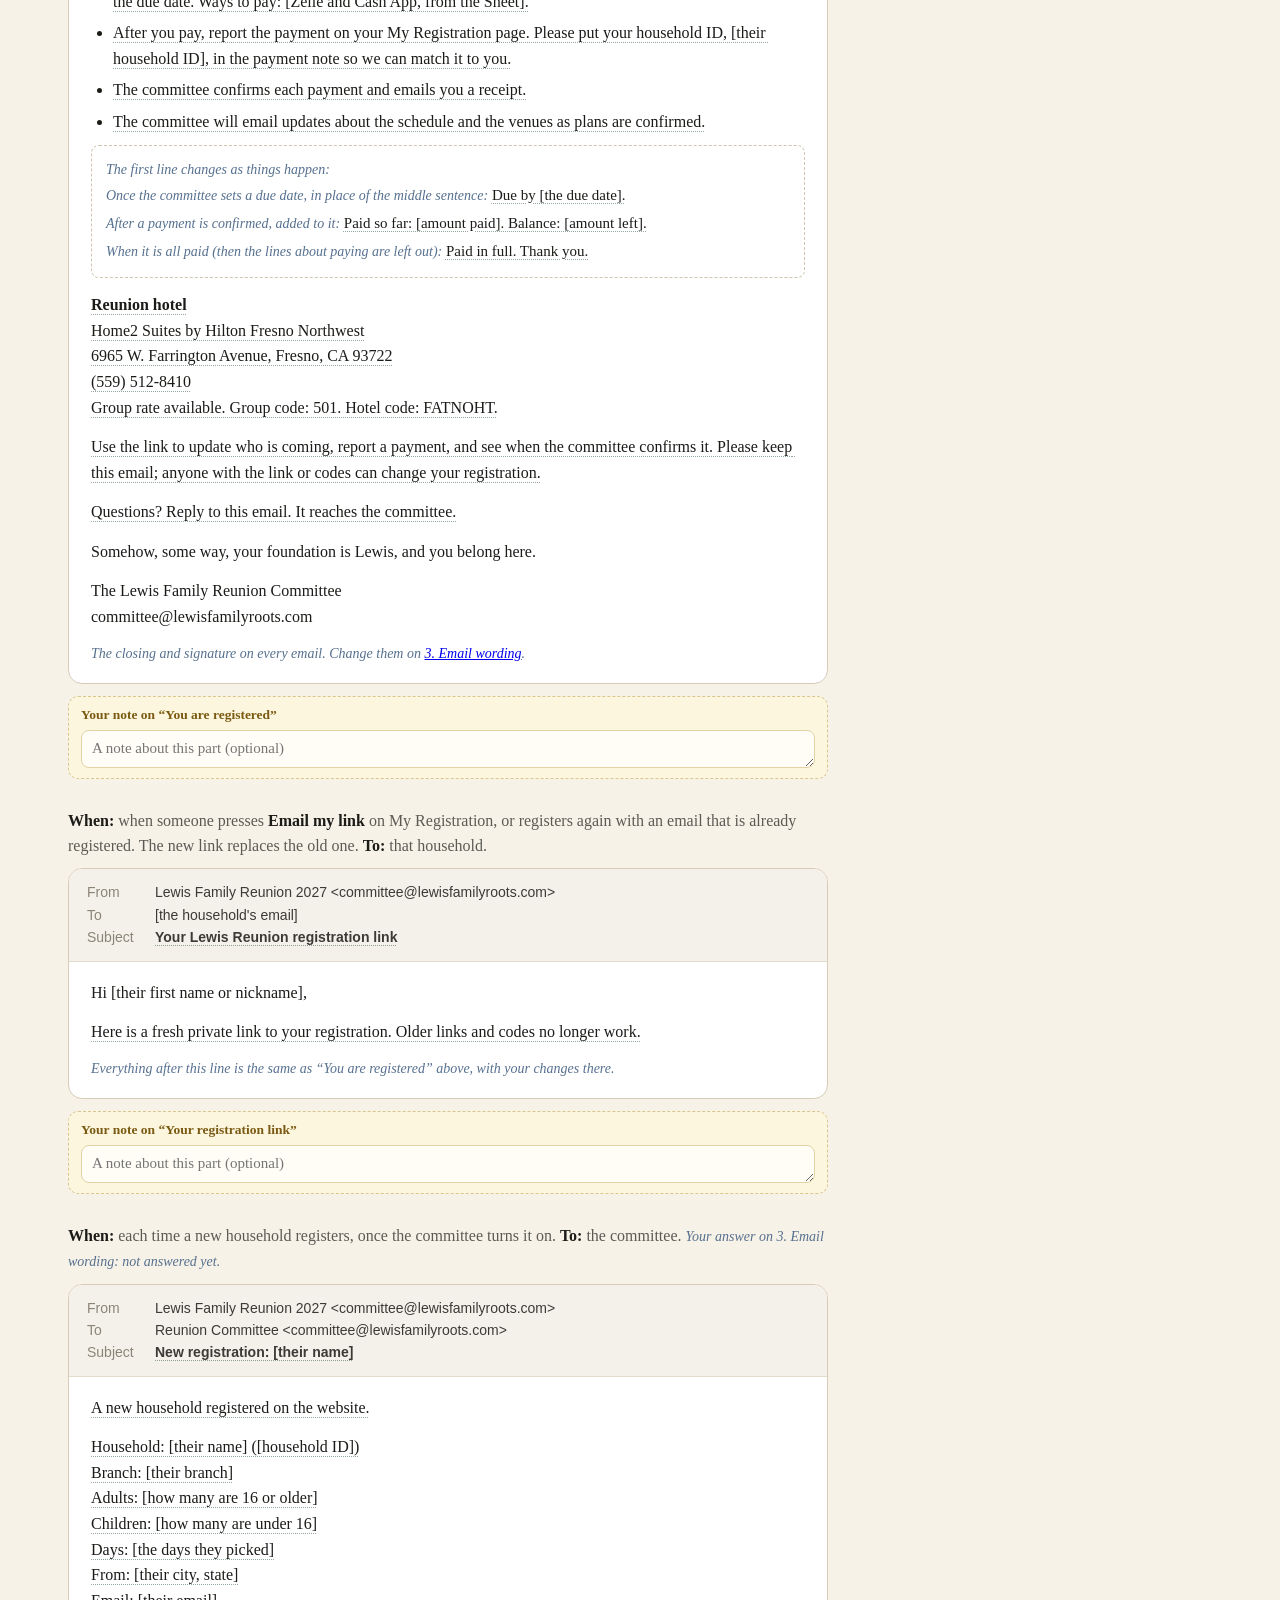
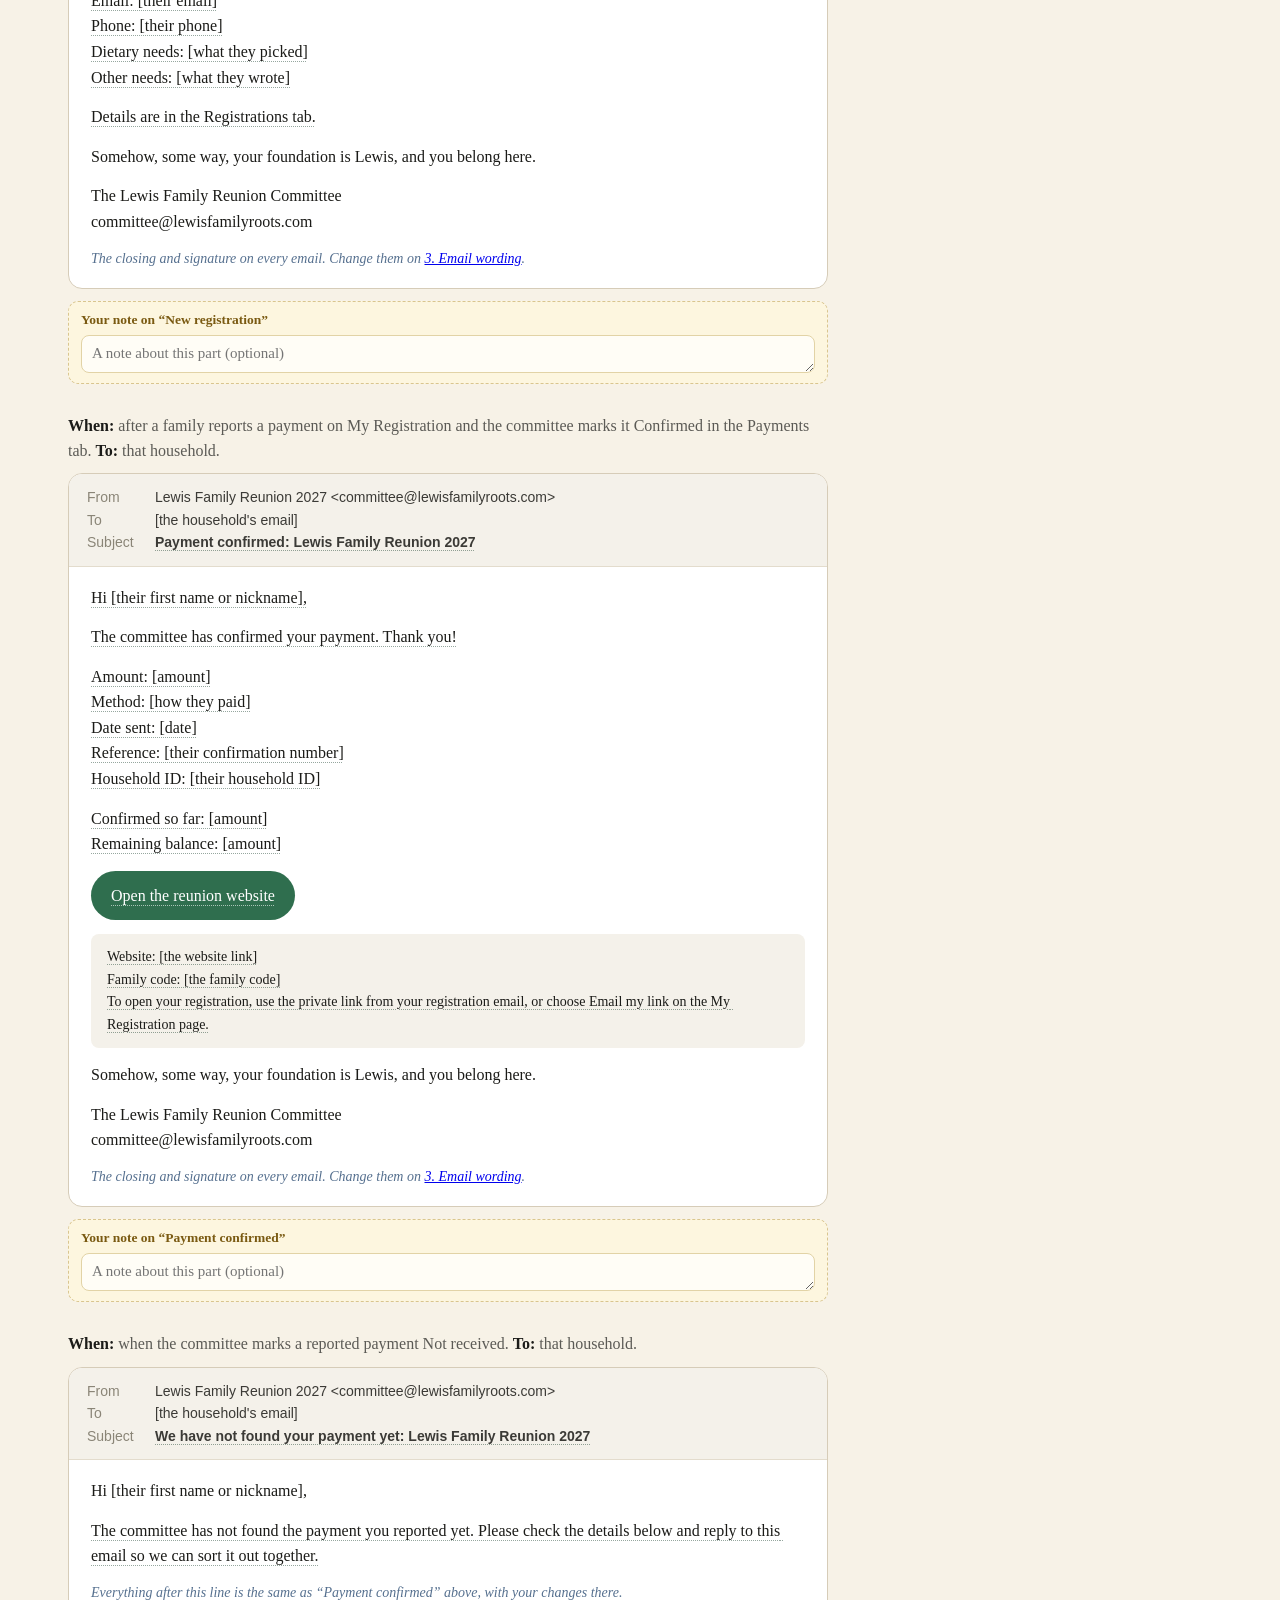
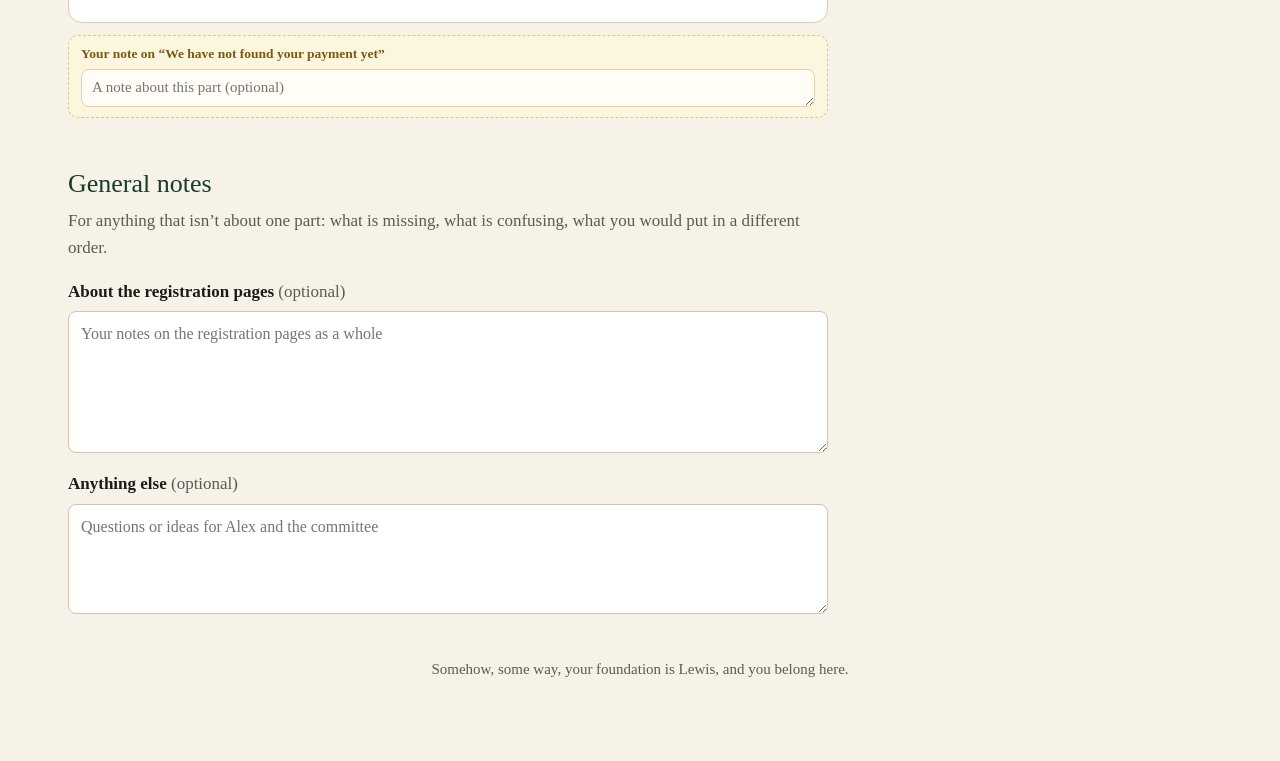
<file: review/register.html>
<!DOCTYPE html>
<html lang="en" data-review="register">
<head>
<meta charset="utf-8">
<meta name="viewport" content="width=device-width, initial-scale=1">
<meta name="robots" content="noindex">
<title>Review: Lewis Reunion 2027: registration pages</title>
<link rel="preconnect" href="https://fonts.googleapis.com">
<link rel="preconnect" href="https://fonts.gstatic.com" crossorigin>
<link href="https://fonts.googleapis.com/css2?family=Playfair+Display:wght@600&family=Geist:wght@400;500;600&family=Geist+Mono:wght@500&display=swap" rel="stylesheet">
<style>
  /* The review page around the drawings: the same look as the other review pages. */
  :root { --green:#173d2a; --green2:#2f6e4e; --cream:#f7f2e7; --line:#e3dccd; --ink:#1b1b18; --muted:#5b5a55; --brown:#5b4433; }
  * { box-sizing:border-box; }
  body { margin:0; background:var(--cream); color:var(--ink); font:17px/1.55 Georgia, "Times New Roman", serif; }
  header { background:var(--green); color:var(--cream); padding:34px 18px 28px; text-align:center; }
  header p.kicker { margin:0 0 6px; font-size:12px; letter-spacing:2px; text-transform:uppercase; color:#cfe0d3; }
  header h1 { margin:0; font-size:30px; line-height:1.2; font-weight:normal; }
  header p.sub { margin:10px auto 0; max-width:600px; color:#e6dcc8; font-size:16px; }
  main { max-width:1180px; margin:0 auto; padding:0 18px 80px; }
  .how { max-width:760px; background:#fff; border:1px solid var(--line); border-radius:10px; padding:16px 20px; margin-top:26px; }
  .how ol { margin:8px 0 0; padding-left:22px; }
  .how li { margin:5px 0; }
  .how p { margin:10px 0 0; color:var(--muted); font-size:16px; }
  .toc { display:flex; flex-wrap:wrap; gap:8px; margin:18px 0 0; }
  .toc a { color:var(--green); text-decoration:none; border:1px solid #c9d6cc; background:#fff; border-radius:999px; padding:5px 13px; font-size:15px; }
  .toc a:hover { border-color:var(--green2); }
  h2.screen { font-weight:normal; font-size:26px; color:var(--green); margin:46px 0 4px; scroll-margin-top:70px; }
  p.lead { color:var(--muted); margin:0 0 16px; max-width:760px; }

  /* A note box under each part, and the general notes at the end. */
  .nb { font:15px/1.45 Georgia, "Times New Roman", serif; color:var(--ink); background:#fdf6df; border:1px dashed #d9c58f; border-radius:10px; padding:8px 12px 10px; margin-top:12px; }
  .nb.has { border-style:solid; border-color:#c9a24a; background:#fcf0c8; }
  .nb-h { display:flex; flex-wrap:wrap; justify-content:space-between; align-items:baseline; gap:2px 12px; margin-bottom:5px; }
  .nb-h label { font-size:13.5px; font-weight:bold; color:#7a5a12; }
  .nb-chg { font-size:13.5px; color:#1f7a48; }
  .nb-chg[hidden] { display:none; }
  .nb-undo { font:inherit; background:none; border:0; padding:0; color:var(--muted); text-decoration:underline; cursor:pointer; }
  .nb textarea { display:block; width:100%; font:inherit; font-size:15px; line-height:1.45; padding:7px 10px; border:1px solid #e2d3a6; border-radius:8px; background:#fffdf6; color:var(--ink); resize:vertical; min-height:38px; }
  .nb textarea:focus, .general textarea:focus { outline:2px solid var(--green2); }
  .general { max-width:760px; }
  .general label { display:block; font-weight:bold; margin:18px 0 6px; }
  .general label span { font-weight:normal; color:var(--muted); }
  .general textarea { display:block; width:100%; font:inherit; font-size:16px; line-height:1.5; padding:10px 12px; border:1px solid #cdc4b2; border-radius:8px; background:#fff; color:var(--ink); resize:vertical; min-height:110px; }
  .general textarea.has { border-color:var(--green2); background:#f3faf5; }
  footer { text-align:center; color:var(--muted); font-size:15px; margin-top:44px; }

  /* "Today:" under a line that has been changed, with a button that puts today's words back. */
  .was { position:absolute; z-index:40; max-width:min(440px, calc(100vw - 16px)); background:#211a13; color:#f7f2e7; font:14px/1.45 Georgia, serif; padding:8px 12px; border-radius:10px; box-shadow:0 6px 20px rgba(0,0,0,.25); }
  .was[hidden] { display:none; }
  .was-l { color:#cfe0d3; font-size:12px; letter-spacing:1px; text-transform:uppercase; margin-right:4px; }
  .was-b { font:inherit; font-size:13px; font-weight:bold; margin-left:8px; background:#f7f2e7; color:var(--green); border:0; border-radius:999px; padding:3px 11px; cursor:pointer; }

  /* The drawings: the website's own look (light theme), simplified. Nothing in them is a real form. */
  .site { --bg:#f3eee3; --surface:#fbf8f1; --sline:rgba(58,40,24,.12); --sline2:rgba(58,40,24,.22); --text:#211a13; --smuted:#5c5145; --faint:#6b6154;
          --accent:#173d2a; --accent2:#5b4433; --on:#f7f2e7; --ok:#1f7a48; --warn:#94600b; --bad:#b3352a;
          --display:'Playfair Display', Georgia, serif; --body:'Geist', system-ui, -apple-system, 'Segoe UI', Roboto, sans-serif; --mono:'Geist Mono', ui-monospace, Menlo, Consolas, monospace;
          background:var(--bg); color:var(--text); font:400 16px/1.6 var(--body); border:1px solid #d6ccb8; border-radius:14px; overflow:hidden; }
  .site .bar { display:flex; align-items:center; gap:6px; padding:8px 12px; background:#e3dacb; font:13px/1 Menlo, monospace; color:#5b5a55; }
  .site .bar i { width:10px; height:10px; border-radius:50%; background:#cbbfa9; display:inline-block; }
  .site .bar span { margin-left:8px; overflow:hidden; text-overflow:ellipsis; white-space:nowrap; }
  .site .pg { padding:30px 26px 34px; }
  .site h2 { font:600 clamp(1.9rem, 4.2vw, 2.7rem)/1.08 var(--display); letter-spacing:-.015em; margin:0; color:var(--text); }
  .site h3 { font:600 1.02rem/1.35 var(--body); margin:0; }
  .site .bigh { font:600 1.55rem/1.15 var(--display); margin:0 0 4px; }
  .site .kicker { font:500 .74rem var(--mono); letter-spacing:.14em; text-transform:uppercase; color:var(--accent2); margin-bottom:12px; }
  .site .intro { color:var(--smuted); max-width:60ch; margin:.6em 0 0; }
  .site .split { display:grid; gap:28px; grid-template-columns:minmax(0,1.1fr) minmax(0,.9fr); align-items:start; margin-top:24px; }
  @media (max-width:860px) { .site .split { grid-template-columns:1fr; } }
  .site .steps { display:grid; gap:18px; }
  .site .card { background:var(--surface); border:1px solid var(--sline); border-radius:14px; padding:22px; box-shadow:0 1px 2px rgba(0,0,0,.04); }
  .site .step { padding:26px; }
  .site .sub { color:var(--smuted); font-size:.92rem; margin:0 0 18px; }
  .site .fields { display:grid; grid-template-columns:repeat(auto-fit, minmax(min(100%, 230px), 1fr)); gap:16px; }
  .site .full { grid-column:1 / -1; }
  .site .lab { display:inline-block; font-size:.84rem; color:var(--smuted); margin-bottom:6px; }
  .site .in { min-height:48px; border:1px solid rgba(58,40,24,.5); border-radius:10px; background:#fffdf8; padding:11px 13px; color:#8a7f70; font-size:1rem; line-height:1.5; }
  .site .in.sel { display:flex; justify-content:space-between; gap:10px; color:var(--text); }
  .site .in.sel::after { content:"▾"; color:var(--smuted); }
  .site .in.big { min-height:96px; }
  .site .checks { display:grid; grid-template-columns:repeat(auto-fit, minmax(min(100%, 230px), 1fr)); gap:10px; }
  .site .check { display:flex; gap:12px; align-items:flex-start; padding:12px 14px; border:1px solid var(--sline); border-radius:12px; font-size:.95rem; }
  .site .check.on { border-color:var(--accent); background:rgba(23,61,42,.05); }
  .site .box { width:20px; height:20px; flex:none; margin-top:2px; border-radius:5px; border:1.5px solid rgba(58,40,24,.5); background:#fffdf8; position:relative; }
  .site .check.on .box { background:var(--accent); border-color:var(--accent); }
  .site .check.on .box::after { content:""; position:absolute; left:6px; top:2px; width:5px; height:10px; border:solid var(--on); border-width:0 2px 2px 0; transform:rotate(45deg); }
  .site .btn { display:inline-flex; align-items:center; justify-content:center; min-height:46px; padding:0 20px; border-radius:99px; border:1px solid var(--accent); background:var(--accent); color:var(--on); font:500 .95rem var(--body); cursor:text; }
  .site .btn.quiet { background:transparent; color:var(--text); border-color:var(--sline2); }
  .site .btn.sm { min-height:36px; padding:0 14px; font-size:.85rem; }
  .site .btn.wide { display:flex; width:100%; margin-top:10px; }
  .site .row { display:flex; flex-wrap:wrap; gap:10px; align-items:center; }
  .site .hint { font-size:.84rem; color:var(--faint); }
  .site .msg { font-size:.9rem; margin-top:10px; }
  .site .msg.ok { color:var(--ok); }
  .site .msg.err { color:var(--bad); }
  .site .lk { color:var(--accent); text-decoration:underline; text-underline-offset:3px; }
  .site .num { font-family:var(--mono); font-variant-numeric:tabular-nums; }
  .site .att { display:grid; grid-template-columns:minmax(0,2fr) minmax(6.5rem,1fr) minmax(3.5rem,1fr) minmax(5.5rem,1fr); gap:10px; align-items:end; }
  .site .att .diet { grid-column:1 / 3; }
  @media (max-width:720px) { .site .att { grid-template-columns:1fr 1fr; } .site .att .nm, .site .att .diet { grid-column:1 / -1; } }
  .site .opts { display:flex; flex-wrap:wrap; gap:6px; align-items:center; margin:12px 0 0; }
  .site .chip { border:1px solid var(--sline2); border-radius:8px; padding:2px 9px; background:#fffdf8; font-size:.88rem; }
  .site .sumrow { display:flex; justify-content:space-between; gap:12px; padding:9px 0; border-top:1px solid var(--sline); font-size:.94rem; }
  .site .kicker + .sumrow { border-top:0; }
  .site .sumrow > span:first-child { color:var(--smuted); }
  .site .fees { margin:12px 0 8px; padding:10px 12px; border:1px solid var(--sline); border-radius:10px; background:var(--surface); }
  .site .fees-h { color:var(--smuted); font-size:.8rem; margin-bottom:4px; }
  .site .feerow { display:flex; justify-content:space-between; gap:12px; padding:3px 0; font-size:.9rem; color:var(--text); }
  .site .fees-due { margin-top:6px; padding-top:6px; border-top:1px solid var(--sline); color:var(--smuted); }
  .site .done { border-color:rgba(31,122,72,.45); }
  .site .linkbox { font-family:var(--mono); font-size:.8rem; word-break:break-all; padding:10px 12px; border:1px dashed var(--sline2); border-radius:10px; margin:10px 0; color:var(--smuted); }
  .site .banner { border:1px dashed var(--sline2); border-radius:12px; padding:12px 16px; color:var(--smuted); font-size:.9rem; margin-top:22px; }
  .site .banner b { color:var(--text); font-weight:600; }
  .site .gate { border:1px solid rgba(23,61,42,.4); background:rgba(23,61,42,.06); border-radius:14px; padding:22px; }
  .site .gate h3 { font:600 1.5rem var(--display); margin-bottom:4px; }
  .site .gate p { color:var(--smuted); margin:0 0 14px; max-width:60ch; }
  .site .stats { display:grid; gap:10px; grid-template-columns:repeat(auto-fit, minmax(min(100%, 150px), 1fr)); margin-top:20px; }
  @media (max-width:640px) { .site .stats { grid-template-columns:1fr 1fr; } }
  .site .stat { padding:16px 18px; border:1px solid var(--sline); border-radius:12px; background:var(--surface); }
  .site .stat b { display:block; font:600 2rem/1.1 var(--display); }
  .site .stat > span { font-size:.76rem; color:var(--faint); text-transform:uppercase; letter-spacing:.08em; }
  .site .headrow { display:flex; justify-content:space-between; align-items:flex-end; gap:16px; flex-wrap:wrap; }
  .site .pill { display:inline-flex; align-items:center; gap:6px; font:500 .74rem var(--mono); letter-spacing:.04em; padding:4px 10px; border-radius:99px; border:1px solid var(--sline2); color:var(--smuted); }
  .site .pill::before { content:""; width:6px; height:6px; border-radius:50%; background:currentColor; flex:none; }
  .site .pill.ok { color:var(--ok); border-color:rgba(31,122,72,.4); }
  .site .pill.bad { color:var(--bad); border-color:rgba(179,53,42,.4); }
  .site .pill.info { color:var(--accent); border-color:rgba(23,61,42,.4); }
  .site .pill.warn { color:var(--warn); border-color:rgba(148,96,11,.4); }
  .site .pay-line { display:flex; justify-content:space-between; gap:12px; align-items:center; padding:12px 0; border-top:1px solid var(--sline); flex-wrap:wrap; }
  .site .empty { color:var(--faint); font-size:.92rem; padding:12px 0 4px; margin:0; }
  /* Notes for the reviewer inside a drawing (not words on the website). */
  .site .rn, .mail .rn, .mwhen .rn { font:italic 14px/1.4 Georgia, serif; color:#56708f; }

  /* The emails, drawn as they arrive: the email's own look (Georgia, 16px), under a From / To / Subject header. */
  .mwhen { color:var(--muted); margin:30px 0 10px; max-width:760px; font-size:16px; }
  .mwhen b { color:var(--ink); }
  .mwhen:first-of-type { margin-top:6px; }
  .mail { background:#fff; border:1px solid #d6ccb8; border-radius:14px; overflow:hidden; max-width:760px; scroll-margin-top:70px; }
  .mail + .nb { max-width:760px; }
  .mhead { background:#f4f1ea; border-bottom:1px solid #e3dccd; padding:12px 18px; font:14px/1.6 -apple-system, 'Segoe UI', Roboto, Arial, sans-serif; color:#3b3a36; }
  .mhead div { display:flex; gap:10px; }
  .mhead .mk { flex:none; width:58px; color:#8a8577; }
  .mhead b { font-weight:600; }
  .mbody { padding:18px 22px 20px; font:16px/1.6 Georgia, "Times New Roman", serif; color:#1b1b18; }
  .mbody p { margin:0 0 14px; }
  .mbody ul { margin:0 0 14px; padding-left:22px; }
  .mbody li { margin:0 0 6px; }
  .mbtn { display:inline-block; background:#2f6e4e; color:#fff; padding:12px 20px; border-radius:999px; cursor:text; }
  .mcode { font-size:14px; background:#f4f1ea; padding:12px 16px; border-radius:8px; }
  .mvar { margin:-4px 0 14px; padding:10px 14px; border:1px dashed #cfc5b0; border-radius:8px; font-size:15px; }
  .mvar p { margin:4px 0; }
  .mbody .pre { white-space:pre-line; }
  .mbody .mbtn [data-k] { text-decoration-color:rgba(255,255,255,.6); }
  /* Words this page shows but that are changed on another tab: blue once the reviewer has changed them there. */
  .theirs { background:#e3edf9; border-radius:4px; box-shadow:0 0 0 2px #e3edf9; }
  @media (max-width:640px) { .mbody { padding:14px 14px 16px; } .mhead { padding:10px 12px; } .mhead .mk { width:52px; } }

  /* Words that can be changed: dotted underline; yellow while typing; green once changed. */
  :is(.site, .mail) [data-k] { cursor:text; border-radius:4px; outline:none; white-space:pre-wrap; overflow-wrap:anywhere;
                   text-decoration:underline dotted rgba(23,61,42,.45); text-decoration-thickness:1px; text-underline-offset:.22em; }
  :is(.site, .mail) [data-k]:hover { background:rgba(201,162,74,.18); }
  :is(.site, .mail) [data-k]:focus { background:#fff4cc; color:var(--text); box-shadow:0 0 0 2px #c9a24a; text-decoration:none; }
  :is(.site, .mail) [data-k].chg { background:#d9efdd; color:var(--text); text-decoration:underline solid #1f7a48; text-decoration-thickness:1px; }
  :is(.site, .mail) [data-k].chg:focus { background:#fff4cc; }
  :is(.site, .mail) [data-k].blank { display:inline-block; min-width:5ch; }
  :is(.site, .mail) [data-k].blank:not(:focus)::before { content:"(left out)"; color:#8a7f70; font-style:italic; }
  .site .btn [data-k] { text-decoration-color:rgba(247,242,231,.6); }
  .site .btn.quiet [data-k] { text-decoration-color:rgba(23,61,42,.45); }
  @media (max-width:640px) {
    .site .pg { padding:22px 14px 26px; }
    .site .step, .site .card { padding:18px; }
  }
</style>
<link rel="stylesheet" href="review.css?v=reg1">
<script src="../config.js"></script>
<script src="review.js?v=stay1"></script>
</head>
<body>
<header>
  <p class="kicker">Lewis Family Reunion 2027</p>
  <h1>The registration pages: your words</h1>
  <p class="sub">The Register page, My Registration and the emails they send, drawn the way families see them. Change any words, and leave a note on any part.</p>
</header>
<main>

  <div class="how">
    <b>How this works</b>
    <ol>
      <li><b>Tap or click any words</b> on the pages and emails below and type over them. Words you change turn green.</li>
      <li>Changed your mind? Tap the words again and press <b>Put back</b>. Each part also has <b>Put back today’s words</b> for all its changes.</li>
      <li>Words in <b>[square brackets]</b> are filled in by the website for each family, such as a name, an email or an amount. Keep the brackets where those should go.</li>
      <li>Under every part is a <b>note</b> box for anything else: something to add, take out or move. Two <b>general notes</b> boxes are at the end.</li>
      <li>There is nothing to send. Everything saves by itself, and Alex sees it right away.</li>
    </ol>
    <p>These are drawings of the pages, so the boxes and buttons in them don’t work. Nothing changes on the real website until the committee decides.</p>
  </div>
  <nav class="toc" aria-label="Parts of this page">
    <a href="#register">1. Register your household</a><a href="#after">2. After pressing Save</a><a href="#me">3. My Registration</a><a href="#gate">4. Without the family code</a><a href="#emails">5. The emails they send</a><a href="#general">General notes</a>
  </nav>

  <h2 class="screen" id="register">1. Register your household</h2>
  <p class="lead">The Register page, as a relative sees it after opening the family link. On a phone the summary box comes after the form.</p>
  <div class="site">
    <div class="bar"><i></i><i></i><i></i><span>lewisfamilyroots.com/#register</span></div>
    <div class="pg">
      <div class="sec" data-sec="reg-top" data-title="Register page: the top" data-name="the top of the page">
        <div class="kicker" data-k="reg.top.kicker" data-l="Small heading">Register</div>
        <h2 data-k="reg.top.title" data-l="Heading">Register your household</h2>
        <p class="intro" data-k="reg.top.intro" data-l="Text under the heading" data-para>One person fills this in for everyone traveling together. You can come back and change it any time before the reunion.</p>
      </div>
      <div class="split">
        <div class="steps">
          <div class="card step sec" data-sec="reg-about" data-title="Register page: About you" data-name="About you">
            <h3 class="bigh" data-k="reg.about.title" data-l="Heading">About you</h3>
            <p class="sub" data-k="reg.about.sub" data-l="Line under the heading" data-para>The main contact for your household.</p>
            <div class="fields">
              <div><span class="lab" data-k="reg.about.first" data-l="First name: label">First name *</span><div class="in"></div></div>
              <div><span class="lab" data-k="reg.about.middle" data-l="Middle name: label">Middle name</span><div class="in"></div></div>
              <div><span class="lab" data-k="reg.about.last" data-l="Last name: label">Last name *</span><div class="in"></div></div>
              <div><span class="lab" data-k="reg.about.birth" data-l="Birth or maiden surname: label">Birth or maiden surname</span><div class="in"><span data-k="reg.about.birthHint" data-l="Birth or maiden surname: grey words in the box">If different</span></div></div>
              <div><span class="lab" data-k="reg.about.nick" data-l="Nickname: label">What family calls you</span><div class="in"><span data-k="reg.about.nickHint" data-l="Nickname: grey words in the box">Nickname</span></div></div>
              <div><span class="lab" data-k="reg.about.email" data-l="Email: label">Email *</span><div class="in"></div></div>
              <div><span class="lab" data-k="reg.about.phone" data-l="Cell phone: label">Cell phone *</span><div class="in"></div></div>
              <div><span class="lab" data-k="reg.about.city" data-l="City: label">City *</span><div class="in"></div></div>
              <div><span class="lab" data-k="reg.about.state" data-l="State: label">State *</span><div class="in"></div></div>
            </div>
          </div>

          <div class="card step sec" data-sec="reg-tree" data-title="Register page: Your place on the tree" data-name="Your place on the tree">
            <h3 class="bigh" data-k="reg.tree.title" data-l="Heading">Your place on the tree</h3>
            <p class="sub" data-k="reg.tree.sub" data-l="Line under the heading" data-para>Which child of the founding couples do you descend from?</p>
            <div class="fields">
              <div class="full"><span class="lab" data-k="reg.tree.branch" data-l="Branch: label">Branch *</span><div class="in sel"><span data-k="reg.tree.choose" data-l="Branch: words in the box before a choice">Choose your branch</span></div>
                <div class="opts"><span class="rn">Then the 13 children of John and Anna Mary Lewis, from the family tree, and at the end:</span><span class="chip" data-k="reg.tree.married" data-l="Branch list: choice at the end">Married into the family</span><span class="chip" data-k="reg.tree.notSure" data-l="Branch list: last choice">Not sure yet</span></div></div>
              <div><span class="lab" data-k="reg.tree.parents" data-l="Parents: label">Your parents' names</span><div class="in"></div></div>
              <div><span class="lab" data-k="reg.tree.grand" data-l="Grandparent: label">Your grandparent</span><div class="in"></div></div>
              <div class="full"><span class="lab" data-k="reg.tree.spouse" data-l="Spouse: label">Spouse or partner</span><div class="in"></div></div>
            </div>
          </div>

          <div class="card step sec" data-sec="reg-who" data-title="Register page: Who's coming" data-name="Who's coming">
            <h3 class="bigh" data-k="reg.who.title" data-l="Heading">Who's coming</h3>
            <p class="sub" data-k="reg.who.sub" data-l="Line under the heading" data-para>Everyone in your household who is attending, including you. Age group is each person's age on July 2, 2027; fees go by age group.</p>
            <div class="att">
              <div class="nm"><span class="lab" data-k="reg.who.name" data-l="Each person: Full name label">Full name</span><div class="in"></div></div>
              <div><span class="lab" data-k="reg.who.band" data-l="Each person: Age group label">Age group</span><div class="in sel"><span data-mirror="reg.who.band1">23 &amp; up</span></div></div>
              <div><span class="lab" data-k="reg.who.age" data-l="Each person: Age label">Age</span><div class="in"></div></div>
              <div><span class="lab" data-k="reg.who.shirt" data-l="Each person: T-shirt label">T-shirt</span><div class="in sel"><span data-k="reg.who.size" data-l="T-shirt: words in the box before a choice">Size</span></div></div>
              <div class="diet"><span class="lab" data-k="reg.who.diet" data-l="Each person: Dietary needs label">Dietary needs</span><div class="in sel"><span data-mirror="reg.who.diet0">None</span></div></div>
            </div>
            <div class="opts"><span class="rn">Age group choices:</span><span class="chip" data-k="reg.who.band1" data-l="Age group choice 1">23 &amp; up</span><span class="chip" data-k="reg.who.band2" data-l="Age group choice 2">16–22</span><span class="chip" data-k="reg.who.band3" data-l="Age group choice 3">4–15</span><span class="chip" data-k="reg.who.band4" data-l="Age group choice 4">0–3</span></div>
            <div class="opts"><span class="rn">Dietary needs choices:</span><span class="chip" data-k="reg.who.diet0" data-l="Dietary choice: the first one (no needs)">None</span><span class="chip" data-k="reg.who.diet1" data-l="Dietary choice">Vegetarian</span><span class="chip" data-k="reg.who.diet2" data-l="Dietary choice">Vegan</span><span class="chip" data-k="reg.who.diet3" data-l="Dietary choice">Kosher</span><span class="chip" data-k="reg.who.diet4" data-l="Dietary choice">Halal</span><span class="chip" data-k="reg.who.diet5" data-l="Dietary choice">Gluten-free</span><span class="chip" data-k="reg.who.diet6" data-l="Dietary choice">Diabetic-friendly</span><span class="chip" data-k="reg.who.diet7" data-l="Dietary choice: the last one">Other (tell us below)</span></div>
            <p style="margin:16px 0 0"><span class="btn quiet sm"><span data-k="reg.who.add" data-l="Button to add a row">+ Add a person</span></span></p>
          </div>

          <div class="card step sec" data-sec="reg-dates" data-title="Register page: Dates & lodging" data-name="Dates & lodging">
            <h3 class="bigh" data-k="reg.dates.title" data-l="Heading">Dates &amp; lodging</h3>
            <p class="sub" data-k="reg.dates.sub" data-l="Line under the heading" data-para>Which days will you be with us?</p>
            <div class="checks">
              <div class="check on"><span class="box"></span><span><b style="font-weight:600" data-k="reg.dates.fri" data-l="Friday">Fri, July 2</b><br><span class="hint" data-k="reg.dates.friWhat" data-l="Friday: what happens">Check-in and Meet &amp; Greet</span></span></div>
              <div class="check on"><span class="box"></span><span><b style="font-weight:600" data-k="reg.dates.sat" data-l="Saturday">Sat, July 3</b><br><span class="hint" data-k="reg.dates.satWhat" data-l="Saturday: what happens">Reunion day and Banquet</span></span></div>
              <div class="check on"><span class="box"></span><span><b style="font-weight:600" data-k="reg.dates.sun" data-l="Sunday">Sun, July 4</b><br><span class="hint" data-k="reg.dates.sunWhat" data-l="Sunday: what happens">Family day and fireworks</span></span></div>
              <div class="check on"><span class="box"></span><span><b style="font-weight:600" data-k="reg.dates.mon" data-l="Monday">Mon, July 5</b><br><span class="hint" data-k="reg.dates.monWhat" data-l="Monday: what happens">Farewell breakfast</span></span></div>
            </div>
            <div class="fields" style="margin-top:16px">
              <div><span class="lab" data-k="reg.dates.arrive" data-l="Arriving: label">Arriving</span><div class="in num" style="color:var(--text)">07/02/2027</div></div>
              <div><span class="lab" data-k="reg.dates.leave" data-l="Leaving: label">Leaving</span><div class="in num" style="color:var(--text)">07/05/2027</div></div>
              <div><span class="lab" data-k="reg.dates.stay" data-l="Where are you staying: label">Where are you staying?</span><div class="in sel"><span data-mirror="reg.dates.stay1">Reunion hotel (Home2 Suites)</span></div></div>
            </div>
            <div class="opts"><span class="rn">Where are you staying, choices:</span><span class="chip" data-k="reg.dates.stay1" data-l="Staying choice 1">Reunion hotel (Home2 Suites)</span><span class="chip" data-k="reg.dates.stay2" data-l="Staying choice 2">Different hotel</span><span class="chip" data-k="reg.dates.stay3" data-l="Staying choice 3">Airbnb</span><span class="chip" data-k="reg.dates.stay4" data-l="Staying choice 4">Vrbo</span><span class="chip" data-k="reg.dates.stay5" data-l="Staying choice 5">With family</span><span class="chip" data-k="reg.dates.stay6" data-l="Staying choice 6">I live locally</span><span class="chip" data-k="reg.dates.stay7" data-l="Staying choice 7">Not decided yet</span></div>
          </div>

          <div class="card step sec" data-sec="reg-needs" data-title="Register page: Anything we should know" data-name="Anything we should know">
            <h3 class="bigh" data-k="reg.needs.title" data-l="Heading">Anything we should know</h3>
            <div class="fields" style="margin-top:14px">
              <div class="full"><span class="lab" data-k="reg.needs.label" data-l="Needs box: label">Accessibility, health or other needs (optional)</span><div class="in big"><span data-k="reg.needs.hint" data-l="Needs box: grey words in the box">Wheelchair access, seating near the front, allergies…</span></div></div>
            </div>
            <div class="checks" style="margin-top:14px">
              <div class="check"><span class="box"></span><span data-k="reg.needs.travel" data-l="Travel checkbox (must be ticked to save)" data-para>I understand that I am responsible for arranging my own travel to Fresno and my travel around town while in Fresno.</span></div>
              <div class="check on"><span class="box"></span><span data-k="reg.needs.show" data-l="Who's coming checkbox (ticked to start with)" data-para>Show my household name, branch, city and number of people on the “Who's coming” list. (STRONGLY ENCOURAGED)</span></div>
            </div>
          </div>
        </div>

        <div class="aside">
          <div class="card sec" data-sec="reg-sum" data-title="Register page: the summary box" data-name="the summary box">
            <div class="kicker" data-k="reg.sum.kicker" data-l="Small heading">Your registration</div>
            <div class="sumrow"><span data-k="reg.sum.adults" data-l="Row: people 16 and older">Ages 16+</span><span class="num">0</span></div>
            <div class="sumrow"><span data-k="reg.sum.kids" data-l="Row: people under 16">Under 16</span><span class="num">0</span></div>
            <div class="sumrow"><span data-k="reg.sum.nights" data-l="Row: nights">Nights</span><span class="num">3</span></div>
            <div class="sumrow"><span data-k="reg.sum.total" data-l="Row: estimated total">Estimated total</span><span class="num">$0</span></div>
            <div class="hint fees">
              <div class="fees-h" data-k="reg.sum.feesH" data-l="Fees: heading">Fees per person, by age on July 2, 2027</div>
              <div class="feerow"><span data-k="reg.sum.fee1" data-l="Fees: first age group">Ages 23 and older</span><span class="num">$245</span></div>
              <div class="feerow"><span data-k="reg.sum.fee2" data-l="Fees: second age group">Ages 16 to 22</span><span class="num">$95</span></div>
              <div class="feerow"><span data-k="reg.sum.fee3" data-l="Fees: third age group">Ages 4 to 15</span><span class="num">$55</span></div>
              <div class="feerow"><span data-k="reg.sum.fee4" data-l="Fees: fourth age group">Ages 3 and under</span><span class="num" data-k="reg.sum.free" data-l="Fees: the word for no charge">Free</span></div>
              <div class="fees-due"><span data-k="reg.sum.due" data-l="Fees: due date line (shows once a due date is set)">Due by [the due date]</span> <span class="rn">(shows once the committee sets a due date)</span></div>
            </div>
            <p class="hint" data-k="reg.sum.gift" data-l="Line about the free gift" data-para>A free gift goes to the first 10 adults who pay in full.</p>
            <div class="btn wide"><span data-k="reg.sum.save" data-l="Save button">Save registration</span></div>
            <p class="msg err"><span data-k="reg.sum.missing" data-l="Message when something is left out (the website lists what)">Still needed:</span> first name, branch, the travel box.</p>
            <p class="rn" style="margin:2px 0 0">The red line shows only when something required is left empty. The website names what is missing.</p>
          </div>
        </div>
      </div>
    </div>
  </div>

  <h2 class="screen" id="after">2. After pressing Save</h2>
  <p class="lead">What the Register page shows once the registration is saved, and what it says when someone comes back later to change it.</p>
  <div class="site">
    <div class="bar"><i></i><i></i><i></i><span>lewisfamilyroots.com/#register</span></div>
    <div class="pg">
      <div class="card done sec" data-sec="done" data-title="After Save: You're registered" data-name="You're registered" style="max-width:760px">
        <h3 class="bigh" data-k="done.title" data-l="Heading">You're registered. Welcome home.</h3>
        <p class="hint" data-k="done.text" data-l="Text under the heading" data-para>We emailed your private link to [their email]. Use it to come back, change your registration and report payments. This device will remember you too.</p>
        <div class="linkbox">https://lewisfamilyroots.com/?c=[family code]&amp;t=[registration code]#me</div>
        <div class="row"><span class="btn quiet sm"><span data-k="done.copyLink" data-l="Button to copy the link">Copy my link</span></span><span class="btn sm"><span data-k="done.go" data-l="Button to My Registration">Go to My Registration</span></span></div>
        <p class="hint" style="margin-top:18px" data-k="done.codes" data-l="Line about the two codes" data-para>If the link does not open, type these two codes on My Registration. They are in your email too.</p>
        <div class="row" style="margin-top:8px"><span class="hint" style="min-width:140px" data-k="done.family" data-l="Label: family code">Family code</span><b class="num" style="font-weight:500">[family code]</b><span class="btn quiet sm"><span data-k="done.copy" data-l="Copy buttons beside the codes">Copy</span></span></div>
        <div class="row" style="margin-top:8px"><span class="hint" style="min-width:140px" data-k="done.reg" data-l="Label: registration code">Registration code</span><b class="num" style="font-weight:500">[registration code]</b><span class="btn quiet sm"><span data-mirror="done.copy">Copy</span></span></div>
        <p class="msg ok"><span data-k="done.msg" data-l="Green line under the Save button">You are registered.</span></p>
      </div>

      <div class="sec" data-sec="edit" data-title="After Save: coming back to change it" data-name="coming back to change it" style="margin-top:34px">
        <div class="kicker"><span data-mirror="reg.top.kicker">Register</span></div>
        <h2 data-k="edit.title" data-l="Heading (in place of Register your household)">Update your registration</h2>
        <div class="banner"><span data-k="edit.banner" data-l="Box under the heading" data-para>You are changing the registration of the [household name]. Signing up a different household on this device?</span> <span class="lk" data-k="edit.new" data-l="Link in that box">Start a new registration</span>.</div>
        <div class="card" style="margin-top:18px;max-width:420px">
          <p class="rn" style="margin:0 0 4px">The summary box, at the bottom:</p>
          <div class="btn wide"><span data-k="edit.save" data-l="Button (in place of Save registration)">Save changes</span></div>
          <p class="msg ok"><span data-k="edit.saved" data-l="Green line once the changes are saved">Saved.</span></p>
        </div>
      </div>
    </div>
  </div>

  <h2 class="screen" id="me">3. My Registration</h2>
  <p class="lead">The page a family comes back to from the private link in their email. First it asks for the link or the codes; once it opens it shows the household, their payments and a form to report one. The names and amounts are samples.</p>
  <div class="site">
    <div class="bar"><i></i><i></i><i></i><span>lewisfamilyroots.com/#me</span></div>
    <div class="pg">
      <div class="sec" data-sec="me-find" data-title="My Registration: finding it" data-name="finding a registration">
        <div class="kicker" data-k="me.kicker" data-l="Small heading">My registration</div>
        <h2 data-k="me.title0" data-l="Heading before the registration opens">Your household</h2>
        <div class="card" style="max-width:640px;margin-top:24px">
          <h3 class="bigh" data-k="me.find.title" data-l="Box heading">Find your registration</h3>
          <p class="hint" data-k="me.find.text" data-l="Text under the box heading" data-para>Open the private link we emailed you when you registered. If the link will not open, type the two codes from that email below.</p>
          <p style="margin:18px 0 0;font-weight:600" data-k="me.find.codesQ" data-l="Question above the code boxes">Have the codes from your email?</p>
          <div class="fields" style="margin-top:10px">
            <div><span class="lab" data-k="me.find.family" data-l="Label: family code">Family code</span><div class="in"></div></div>
            <div><span class="lab" data-k="me.find.reg" data-l="Label: registration code">Registration code</span><div class="in num">xxxx xxxx xxxx xxxx …</div></div>
          </div>
          <p style="margin:14px 0 0"><span class="btn"><span data-k="me.find.open" data-l="Button to open it">Open my registration</span></span></p>
          <p style="margin:18px 0 0;font-weight:600" data-k="me.find.lostQ" data-l="Question: lost the email">Lost the email?</p>
          <p class="hint" style="margin-top:4px" data-k="me.find.lostText" data-l="Line under it" data-para>Enter the email you registered with and we'll send a new one.</p>
          <div class="row" style="margin-top:10px"><div class="in" style="flex:1;min-width:200px">you@example.com</div><span class="btn"><span data-k="me.find.email" data-l="Button to email the link">Email my link</span></span></div>
          <p class="msg ok"><span data-k="me.find.sent" data-l="Green line after Email my link" data-para>If that email is registered, a new private link is on its way. Check your inbox and spam folder.</span></p>
          <p class="hint" style="margin-top:14px"><span data-k="me.find.notYet" data-l="Last line">Not registered yet?</span> <span class="lk" data-k="me.find.notYetLink" data-l="Link in the last line">Register your household</span>.</p>
        </div>
      </div>

      <div class="sec" data-sec="me-house" data-title="My Registration: their household" data-name="their household" style="margin-top:40px">
        <p class="rn" style="margin:0 0 10px">Once the registration opens:</p>
        <div class="headrow">
          <div><div class="kicker"><span data-mirror="me.kicker">My registration</span></div><h2 data-k="me.title" data-l="Heading once it opens">[their name] household</h2></div>
          <span class="pill info"><span data-mirror="me.st1">Registered, payment pending</span></span>
        </div>
        <div class="stats">
          <div class="stat"><b class="num">2</b><span data-k="me.st.adults" data-l="Box: people 16 and older">Ages 16+</span></div>
          <div class="stat"><b class="num">1</b><span data-k="me.st.kids" data-l="Box: people under 16">Under 16</span></div>
          <div class="stat"><b class="num">3</b><span data-k="me.st.nights" data-l="Box: nights">Nights</span></div>
          <div class="stat"><b class="num">$545</b><span data-k="me.st.due" data-l="Box: total due">Total due</span></div>
          <div class="stat"><b class="num">$0</b><span data-k="me.st.confirmed" data-l="Box: confirmed">Confirmed</span></div>
          <div class="stat"><b class="num">$545</b><span data-k="me.st.balance" data-l="Box: balance">Balance</span></div>
        </div>
        <p class="hint" style="margin-top:12px" data-k="me.id" data-l="Household ID line" data-para>Household ID: [household ID]. Put it in the note when you pay, so the committee can match your payment.</p>
        <div class="opts"><span class="rn">The status beside the heading is one of these, and the website picks it:</span><span class="chip" data-k="me.st1" data-l="Status: registered, nothing paid">Registered, payment pending</span><span class="chip" data-k="me.st2" data-l="Status: a payment reported">Payment reported, awaiting confirmation</span><span class="chip" data-k="me.st3" data-l="Status: part paid">Partially paid</span><span class="chip" data-k="me.st4" data-l="Status: all paid">Paid in full</span></div>
      </div>

      <div class="split" style="margin-top:28px">
        <div>
          <div class="card sec" data-sec="me-pay" data-title="My Registration: Payments" data-name="Payments">
            <h3 data-k="me.pay.title" data-l="Heading">Payments</h3>
            <p class="hint" data-k="me.pay.text" data-l="Line under the heading" data-para>A payment counts toward your balance once the committee confirms it arrived.</p>
            <p class="empty"><span data-k="me.pay.none" data-l="Before any payment is reported">No payments reported yet.</span></p>
            <p class="rn" style="margin:10px 0 0">Each payment reported then shows on a line like these:</p>
            <div class="pay-line" style="border-top:0"><div><b class="num">$245.00</b> <span class="hint">Zelle · sent [date]</span></div><span class="pill info"><span data-k="me.pay.await" data-l="Payment waiting for the committee">Awaiting confirmation</span></span></div>
            <div class="pay-line"><div><b class="num">$300.00</b> <span class="hint">Cash App · sent [date]</span></div><span class="pill ok"><span data-k="me.pay.ok" data-l="Payment the committee confirmed (the date follows)">Confirmed</span> [date]</span></div>
            <div class="pay-line"><div><b class="num">$100.00</b> <span class="hint">Zelle · sent [date]</span></div><span class="pill bad"><span data-k="me.pay.not" data-l="Payment the committee could not find">Not received yet. Contact the committee</span></span></div>
          </div>
        </div>
        <div>
          <div class="card sec" data-sec="me-report" data-title="My Registration: Report a payment" data-name="Report a payment">
            <h3 data-k="me.rep.title" data-l="Heading">Report a payment</h3>
            <p class="hint" data-k="me.rep.how" data-l="How to pay line" data-para>Send payment by [the ways to pay: Zelle and Cash App, from the Sheet].</p>
            <div class="fields" style="margin-top:12px">
              <div><span class="lab" data-k="me.rep.amount" data-l="Amount: label">Amount (USD)</span><div class="in"></div></div>
              <div><span class="lab" data-k="me.rep.method" data-l="Method: label">Method</span><div class="in sel"><span data-mirror="me.rep.m1">Zelle</span></div></div>
              <div><span class="lab" data-k="me.rep.date" data-l="Date sent: label">Date sent</span><div class="in num" style="color:var(--text)">[today]</div></div>
              <div><span class="lab" data-k="me.rep.ref" data-l="Confirmation number: label">Confirmation number</span><div class="in"><span data-k="me.rep.refHint" data-l="Confirmation number: grey words in the box">If you have one</span></div></div>
              <div class="full"><span class="lab" data-k="me.rep.note" data-l="Note: label">Note</span><div class="in"><span data-k="me.rep.noteHint" data-l="Note: grey words in the box">Paid for my mom's household too, etc.</span></div></div>
            </div>
            <div class="opts"><span class="rn">Method choices:</span><span class="chip" data-k="me.rep.m1" data-l="Method choice 1">Zelle</span><span class="chip" data-k="me.rep.m2" data-l="Method choice 2">Cash App</span><span class="chip" data-k="me.rep.m3" data-l="Method choice 3">Venmo</span><span class="chip" data-k="me.rep.m4" data-l="Method choice 4">PayPal</span><span class="chip" data-k="me.rep.m5" data-l="Method choice 5">Check</span><span class="chip" data-k="me.rep.m6" data-l="Method choice 6">Cash to committee</span></div>
            <p style="margin:14px 0 0"><span class="btn"><span data-k="me.rep.send" data-l="Button">Report payment</span></span></p>
            <p class="msg ok"><span data-k="me.rep.done" data-l="Green line once it is reported" data-para>Reported. It shows as confirmed once the committee sees it arrive.</span></p>
          </div>
        </div>
      </div>

      <div class="sec" data-sec="me-end" data-title="My Registration: the bottom" data-name="the bottom of the page" style="margin-top:18px">
        <div class="row"><span class="btn quiet sm"><span data-k="me.end.edit" data-l="Button: edit">Edit my registration</span></span><span class="btn quiet sm"><span data-k="me.end.new" data-l="Button: another household">Register a different household</span></span></div>
        <p class="hint" style="margin-top:8px" data-k="me.end.text" data-l="Line under the buttons" data-para>Registering someone else too, such as a parent? Use “Register a different household”. This one stays saved, and its private link is in your email.</p>
      </div>
    </div>
  </div>

  <h2 class="screen" id="gate">4. Without the family code</h2>
  <p class="lead">What shows in place of the form when someone opens the website without the family link. The same box guards the other family pages, such as Our Family and Photos.</p>
  <div class="site">
    <div class="bar"><i></i><i></i><i></i><span>lewisfamilyroots.com/#register</span></div>
    <div class="pg">
      <div class="gate sec" data-sec="gate" data-title="Without the family code" data-name="the family code box" style="max-width:760px">
        <h3 data-k="gate.title" data-l="Heading">Family members only</h3>
        <p data-k="gate.text" data-l="Text under the heading" data-para>This part of the site is for Lewis family. Open the link the reunion committee sent you, or enter the family code from it.</p>
        <div class="row"><div class="in" style="flex:1;min-width:200px;max-width:340px"><span data-k="gate.box" data-l="Grey words in the box">Family code</span></div><span class="btn"><span data-k="gate.go" data-l="Button">Continue</span></span></div>
        <p class="hint" style="margin:14px 0 0" data-k="gate.ask" data-l="Line about getting the code" data-para>Do not have the code? Ask the relative who told you about the reunion, or email the committee at [the committee email].</p>
        <p class="hint" style="margin:8px 0 0"><span data-k="gate.reg" data-l="Last line">Have a registration code too? Enter it on</span> <span class="lk" data-k="gate.regLink" data-l="Link in the last line">My Registration</span>.</p>
      </div>
    </div>
  </div>

  <h2 class="screen" id="emails">5. The emails they send</h2>
  <p class="lead">Each email the Register and My Registration pages send, as it arrives. Change any words the same way as on the pages above. These emails are changed here only: <a href="wording.html?at=registration">3. Email wording</a> shows your words for them too.</p>

  <p class="mwhen"><b>When:</b> right after a household registers on the Register page. <b>To:</b> the email they registered with.</p>
  <div class="mail sec" id="e-reg" data-sec="e-reg" data-title="Email: You are registered" data-name="You are registered">
    <div class="mhead"><div><span class="mk">From</span><span>Lewis Family Reunion 2027 &lt;committee@lewisfamilyroots.com&gt;</span></div>
      <div><span class="mk">To</span><span>[the email they registered with]</span></div>
      <div><span class="mk">Subject</span><b data-k="e.reg.subject" data-l="Subject">You are registered: Lewis Family Reunion 2027</b></div>
    </div>
    <div class="mbody">
      <p data-k="e.reg.hi" data-l="Greeting">Hi [their first name or nickname],</p>
      <p data-k="e.reg.open" data-l="Opening line" data-para>Thank you for registering for the Lewis Family Reunion, July 2–5, 2027 in Fresno.</p>
      <p><span class="mbtn"><span data-k="e.reg.button" data-l="Button">Open my registration</span></span></p>
      <p class="mcode"><span data-k="e.reg.c1" data-l="Grey box: link line">Link: [their private link]</span><br><span data-k="e.reg.c2" data-l="Grey box: website line">Website: [the website]</span><br><span data-k="e.reg.c3" data-l="Grey box: family code line">Family code: [the family code]</span><br><span data-k="e.reg.c4" data-l="Grey box: registration code line">Registration code: [their registration code]</span><br><span data-k="e.reg.c5" data-l="Grey box: last line" data-para>If the link does not open, go to the website, open My Registration, and type the family code and the registration code.</span></p>
      <p><b data-k="e.reg.yours" data-l="Heading: their registration">Your registration</b><br><span data-k="e.reg.y1" data-l="Their registration: household ID line">Household ID: [their household ID]</span><br><span data-k="e.reg.y2" data-l="Their registration: who is coming">Coming: [the names of everyone coming]</span><br><span data-k="e.reg.y3" data-l="Their registration: days">Days: [the days they picked]</span><br><span data-k="e.reg.y4" data-l="Their registration: travel">Travel: arriving [day], leaving [day]</span><br><span data-k="e.reg.y5" data-l="Their registration: where they stay">Staying: [where they are staying]</span></p>
      <p style="margin-bottom:6px"><b data-k="e.reg.nextH" data-l="Heading: what happens next">What happens next</b></p>
      <ul>
        <li data-k="e.reg.n1" data-l="What happens next: the total and how to pay" data-para>Total due: [their total] ([how many people at each fee]). You can pay any time; the committee will announce the due date. Ways to pay: [Zelle and Cash App, from the Sheet].</li>
        <li data-k="e.reg.n2" data-l="What happens next: after paying" data-para>After you pay, report the payment on your My Registration page. Please put your household ID, [their household ID], in the payment note so we can match it to you.</li>
        <li data-k="e.reg.n3" data-l="What happens next: receipts" data-para>The committee confirms each payment and emails you a receipt.</li>
        <li data-k="e.reg.n4" data-l="What happens next: updates" data-para>The committee will email updates about the schedule and the venues as plans are confirmed.</li>
      </ul>
      <div class="mvar"><p class="rn">The first line changes as things happen:</p>
        <p><span class="rn">Once the committee sets a due date, in place of the middle sentence:</span> <span data-k="e.reg.due" data-l="First line, once a due date is set">Due by [the due date].</span></p>
        <p><span class="rn">After a payment is confirmed, added to it:</span> <span data-k="e.reg.part" data-l="First line, after a payment">Paid so far: [amount paid]. Balance: [amount left].</span></p>
        <p><span class="rn">When it is all paid (then the lines about paying are left out):</span> <span data-k="e.reg.full" data-l="First line, when it is all paid">Paid in full. Thank you.</span></p>
      </div>
      <p><b data-k="e.reg.hotelH" data-l="Heading: the hotel">Reunion hotel</b><br><span data-k="e.reg.h1" data-l="Hotel name">Home2 Suites by Hilton Fresno Northwest</span><br><span data-k="e.reg.h2" data-l="Hotel address">6965 W. Farrington Avenue, Fresno, CA 93722</span><br><span data-k="e.reg.h3" data-l="Hotel phone">(559) 512-8410</span><br><span data-k="e.reg.h4" data-l="Hotel group rate line">Group rate available. Group code: 501. Hotel code: FATNOHT.</span></p>
      <p data-k="e.reg.keep" data-l="Keep this email" data-para>Use the link to update who is coming, report a payment, and see when the committee confirms it. Please keep this email; anyone with the link or codes can change your registration.</p>
      <p data-k="e.reg.questions" data-l="Questions line" data-para>Questions? Reply to this email. It reaches the committee.</p>
        <p data-from="wording:every:0">Somehow, some way, your foundation is Lewis, and you belong here.</p>
        <p class="pre" data-from="wording:every:1">The Lewis Family Reunion Committee
committee@lewisfamilyroots.com</p>
        <p class="rn" style="margin:0">The closing and signature on every email. Change them on <a href="wording.html?at=every">3. Email wording</a>.</p>
    </div>
  </div>

  <p class="mwhen"><b>When:</b> when someone presses <b>Email my link</b> on My Registration, or registers again with an email that is already registered. The new link replaces the old one. <b>To:</b> that household.</p>
  <div class="mail sec" id="e-link" data-sec="e-link" data-title="Email: Your registration link" data-name="Your registration link">
    <div class="mhead"><div><span class="mk">From</span><span>Lewis Family Reunion 2027 &lt;committee@lewisfamilyroots.com&gt;</span></div>
      <div><span class="mk">To</span><span>[the household's email]</span></div>
      <div><span class="mk">Subject</span><b data-k="e.link.subject" data-l="Subject">Your Lewis Reunion registration link</b></div>
    </div>
    <div class="mbody">
      <p data-mirror="e.reg.hi">Hi [their first name or nickname],</p>
      <p data-k="e.link.open" data-l="Opening line" data-para>Here is a fresh private link to your registration. Older links and codes no longer work.</p>
      <p class="rn" style="margin:0">Everything after this line is the same as “You are registered” above, with your changes there.</p>
    </div>
  </div>

  <p class="mwhen"><b>When:</b> each time a new household registers, once the committee turns it on. <b>To:</b> the committee. <span class="rn">Your answer on 3. Email wording: <span data-from="wording:q:notify">not answered yet</span><span data-from="wording:q:notifyNote" data-prefix=", "></span>.</span></p>
  <div class="mail sec" id="e-com" data-sec="e-com" data-title="Email: New registration (to the committee)" data-name="New registration">
    <div class="mhead"><div><span class="mk">From</span><span>Lewis Family Reunion 2027 &lt;committee@lewisfamilyroots.com&gt;</span></div>
      <div><span class="mk">To</span><span>Reunion Committee &lt;committee@lewisfamilyroots.com&gt;</span></div>
      <div><span class="mk">Subject</span><b data-k="e.com.subject" data-l="Subject">New registration: [their name]</b></div>
    </div>
    <div class="mbody">
      <p data-k="e.com.open" data-l="Opening line" data-para>A new household registered on the website.</p>
      <p><span data-k="e.com.l1" data-l="Line: household">Household: [their name] ([household ID])</span><br><span data-k="e.com.l2" data-l="Line: branch">Branch: [their branch]</span><br><span data-k="e.com.l3" data-l="Line: adults">Adults: [how many are 16 or older]</span><br><span data-k="e.com.l4" data-l="Line: children">Children: [how many are under 16]</span><br><span data-k="e.com.l5" data-l="Line: days">Days: [the days they picked]</span><br><span data-k="e.com.l6" data-l="Line: where from">From: [their city, state]</span><br><span data-k="e.com.l7" data-l="Line: email">Email: [their email]</span><br><span data-k="e.com.l8" data-l="Line: phone">Phone: [their phone]</span><br><span data-k="e.com.l9" data-l="Line: dietary needs">Dietary needs: [what they picked]</span><br><span data-k="e.com.l10" data-l="Line: other needs">Other needs: [what they wrote]</span></p>
      <p data-k="e.com.end" data-l="Last line" data-para>Details are in the Registrations tab.</p>
        <p data-from="wording:every:0">Somehow, some way, your foundation is Lewis, and you belong here.</p>
        <p class="pre" data-from="wording:every:1">The Lewis Family Reunion Committee
committee@lewisfamilyroots.com</p>
        <p class="rn" style="margin:0">The closing and signature on every email. Change them on <a href="wording.html?at=every">3. Email wording</a>.</p>
    </div>
  </div>

  <p class="mwhen"><b>When:</b> after a family reports a payment on My Registration and the committee marks it Confirmed in the Payments tab. <b>To:</b> that household.</p>
  <div class="mail sec" id="e-paid" data-sec="e-paid" data-title="Email: Payment confirmed" data-name="Payment confirmed">
    <div class="mhead"><div><span class="mk">From</span><span>Lewis Family Reunion 2027 &lt;committee@lewisfamilyroots.com&gt;</span></div>
      <div><span class="mk">To</span><span>[the household's email]</span></div>
      <div><span class="mk">Subject</span><b data-k="e.paid.subject" data-l="Subject">Payment confirmed: Lewis Family Reunion 2027</b></div>
    </div>
    <div class="mbody">
      <p data-k="e.pay.hi" data-l="Greeting">Hi [their first name or nickname],</p>
      <p data-k="e.paid.open" data-l="Opening line" data-para>The committee has confirmed your payment. Thank you!</p>
      <p><span data-k="e.pay.d1" data-l="Payment line: amount">Amount: [amount]</span><br><span data-k="e.pay.d2" data-l="Payment line: method">Method: [how they paid]</span><br><span data-k="e.pay.d3" data-l="Payment line: date">Date sent: [date]</span><br><span data-k="e.pay.d4" data-l="Payment line: reference">Reference: [their confirmation number]</span><br><span data-k="e.pay.d5" data-l="Payment line: household ID">Household ID: [their household ID]</span></p>
      <p><span data-k="e.pay.sofar" data-l="Confirmed so far line">Confirmed so far: [amount]</span><br><span data-k="e.pay.left" data-l="Remaining balance line">Remaining balance: [amount]</span></p>
      <p><span class="mbtn"><span data-k="e.pay.button" data-l="Button">Open the reunion website</span></span></p>
      <p class="mcode"><span data-k="e.pay.c1" data-l="Grey box: website line">Website: [the website link]</span><br><span data-k="e.pay.c2" data-l="Grey box: family code line">Family code: [the family code]</span><br><span data-k="e.pay.c3" data-l="Grey box: last line" data-para>To open your registration, use the private link from your registration email, or choose Email my link on the My Registration page.</span></p>
        <p data-from="wording:every:0">Somehow, some way, your foundation is Lewis, and you belong here.</p>
        <p class="pre" data-from="wording:every:1">The Lewis Family Reunion Committee
committee@lewisfamilyroots.com</p>
        <p class="rn" style="margin:0">The closing and signature on every email. Change them on <a href="wording.html?at=every">3. Email wording</a>.</p>
    </div>
  </div>

  <p class="mwhen"><b>When:</b> when the committee marks a reported payment Not received. <b>To:</b> that household.</p>
  <div class="mail sec" id="e-nf" data-sec="e-nf" data-title="Email: We have not found your payment yet" data-name="We have not found your payment yet">
    <div class="mhead"><div><span class="mk">From</span><span>Lewis Family Reunion 2027 &lt;committee@lewisfamilyroots.com&gt;</span></div>
      <div><span class="mk">To</span><span>[the household's email]</span></div>
      <div><span class="mk">Subject</span><b data-k="e.nf.subject" data-l="Subject">We have not found your payment yet: Lewis Family Reunion 2027</b></div>
    </div>
    <div class="mbody">
      <p data-mirror="e.pay.hi">Hi [their first name or nickname],</p>
      <p data-k="e.nf.open" data-l="Opening line" data-para>The committee has not found the payment you reported yet. Please check the details below and reply to this email so we can sort it out together.</p>
      <p class="rn" style="margin:0">Everything after this line is the same as “Payment confirmed” above, with your changes there.</p>
    </div>
  </div>

  <section class="general" id="general">
    <h2 class="screen">General notes</h2>
    <p class="lead">For anything that isn’t about one part: what is missing, what is confusing, what you would put in a different order.</p>
    <label for="g-all">About the registration pages <span>(optional)</span></label>
    <textarea id="g-all" data-g="all" rows="5" placeholder="Your notes on the registration pages as a whole"></textarea>
    <label for="g-other">Anything else <span>(optional)</span></label>
    <textarea id="g-other" data-g="other" rows="3" placeholder="Questions or ideas for Alex and the committee"></textarea>
  </section>

  <footer>Somehow, some way, your foundation is Lewis, and you belong here.</footer>
</main>

<script>
/* The words on the registration pages, for the committee's review. Every element with data-k is a piece of the website's
   words: its text in this file is the wording the website uses today. The reviewer types over it in place; this page keeps
   only what differs from today (w:<key>, an empty string meaning "leave it out"), plus a note per part (n:<part>) and two
   general notes (g:all, g:other), as one flat object in localStorage under KEY. review.js saves that object to the Sheet
   (part "register") and calls compose() for the readable copy. */
(function () {
  'use strict';
  var KEY = 'lewis-registration-wording-v1';
  var store = {};
  try { store = JSON.parse(localStorage.getItem(KEY) || '{}'); } catch (e) { store = {}; }
  if (!store || typeof store !== 'object' || Array.isArray(store)) store = {};
  function save() { try { localStorage.setItem(KEY, JSON.stringify(store)); } catch (e) {} }

  function norm(s) { return String(s == null ? '' : s).replace(/\u00a0/g, ' ').replace(/\r/g, '').replace(/[ \t]+\n/g, '\n').trim(); }
  /* The words as typed. Not innerText: that gives "REGISTER" for a small heading the page shows in capitals. A line break
     can arrive as a newline, a <br> or (in older browsers) a new <div>. */
  function textOf(el) {
    var out = '';
    (function walk(n) {
      for (var c = n.firstChild; c; c = c.nextSibling) {
        if (c.nodeType === 3) out += c.nodeValue;
        else if (c.nodeName === 'BR') out += '\n';
        else if (c.nodeType === 1) { if (/^(DIV|P|LI)$/.test(c.nodeName) && out && !/\n$/.test(out)) out += '\n'; walk(c); }
      }
    })(el);
    return norm(out);
  }
  function $$(sel, root) { return Array.prototype.slice.call((root || document).querySelectorAll(sel)); }

  var EDS = $$('.site [data-k], .mail [data-k]'), BY = {}, TODAY = {}, LABEL = {}, SEC = {};
  /* The words being typed in: a data-k element inside a drawing of a page or of an email. */
  function edOf(t) { var el = t && t.closest && t.closest('[data-k]'); return el && el.closest('.site, .mail') ? el : null; }
  var plain = (function () { var d = document.createElement('div'); try { d.contentEditable = 'plaintext-only'; } catch (e) {} return d.contentEditable === 'plaintext-only'; })();

  /* The parts, in page order, each with a note box under it. */
  var SECS = $$('[data-sec]').map(function (sec) {
    var id = sec.getAttribute('data-sec');
    var nb = document.createElement('div');
    nb.className = 'nb';
    nb.innerHTML = '<div class="nb-h"><label for="n-' + id + '"></label><span class="nb-chg" hidden><span class="nb-n"></span> · <button type="button" class="nb-undo">Put back today’s words</button></span></div>' +
      '<textarea id="n-' + id + '" rows="1" placeholder="A note about this part (optional)"></textarea>';
    nb.querySelector('label').textContent = 'Your note on “' + (sec.getAttribute('data-name') || sec.getAttribute('data-title')) + '”';
    sec.parentNode.insertBefore(nb, sec.nextSibling);
    var ta = nb.querySelector('textarea');
    ta.value = typeof store['n:' + id] === 'string' ? store['n:' + id] : '';
    nb.classList.toggle('has', !!ta.value.trim());
    ta.addEventListener('input', function () {
      if (ta.value.trim()) store['n:' + id] = ta.value; else delete store['n:' + id];
      nb.classList.toggle('has', !!ta.value.trim());
      save(); grow(ta);
    });
    nb.querySelector('.nb-undo').addEventListener('click', function () { putBack(id); });
    return { id: id, title: sec.getAttribute('data-title') || id, box: nb, chg: nb.querySelector('.nb-chg'), n: nb.querySelector('.nb-n'), ta: ta, eds: [] };
  });
  var SECBY = {}; SECS.forEach(function (s) { SECBY[s.id] = s; });

  EDS.forEach(function (el) {
    var k = el.getAttribute('data-k'), sec = el.closest('[data-sec]');
    if (BY[k]) { if (window.console) console.warn('Two words share the key ' + k); return; }
    BY[k] = el;
    TODAY[k] = norm(el.textContent);
    LABEL[k] = el.getAttribute('data-l') || TODAY[k];
    SEC[k] = sec ? sec.getAttribute('data-sec') : '';
    if (SECBY[SEC[k]]) SECBY[SEC[k]].eds.push(k);
    el.contentEditable = plain ? 'plaintext-only' : 'true';
    el.spellcheck = true;
    el.setAttribute('role', 'textbox');
    el.setAttribute('aria-multiline', el.hasAttribute('data-para') ? 'true' : 'false');
    el.setAttribute('aria-label', (sec ? sec.getAttribute('data-title') + ': ' : '') + LABEL[k]);
    if (typeof store['w:' + k] === 'string') el.textContent = store['w:' + k];
  });

  function changed(k) { return typeof store['w:' + k] === 'string' && norm(store['w:' + k]) !== TODAY[k]; }
  function mark(k) {
    var el = BY[k], t = textOf(el);
    el.classList.toggle('chg', t !== TODAY[k]);
    el.classList.toggle('blank', t === '');
    $$('[data-mirror="' + k + '"]').forEach(function (m) { m.textContent = t || '(left out)'; });
  }
  function secState(id) {
    var s = SECBY[id]; if (!s) return;
    var n = s.eds.filter(changed).length;
    s.chg.hidden = !n;
    s.n.textContent = n === 1 ? '1 change' : n + ' changes';
  }
  function edited(el) {
    var k = el.getAttribute('data-k'), t = textOf(el);
    if (t === TODAY[k]) delete store['w:' + k]; else store['w:' + k] = t;
    save(); mark(k); secState(SEC[k]); showWas(el);
  }
  function putBack(id) {
    var s = SECBY[id]; if (!s) return;
    s.eds.forEach(function (k) { if (BY[k] && textOf(BY[k]) !== TODAY[k]) { BY[k].textContent = TODAY[k]; delete store['w:' + k]; mark(k); } });
    save(); secState(id); was.hidden = true;
  }

  /* Typing in the words: Enter finishes a short line (labels, buttons, headings); longer text may have line breaks.
     Pasted text arrives as plain text, so nothing from a web page or a document brings its own styling. */
  document.addEventListener('input', function (e) { var el = edOf(e.target); if (el) edited(el); });
  document.addEventListener('keydown', function (e) {
    var el = edOf(e.target); if (!el) return;
    if (e.key === 'Escape' || (e.key === 'Enter' && !el.hasAttribute('data-para'))) { e.preventDefault(); el.blur(); }
  });
  document.addEventListener('paste', function (e) {
    var el = edOf(e.target); if (!el) return;
    var t = (e.clipboardData || window.clipboardData).getData('text');
    if (t == null) return;
    e.preventDefault();
    if (!el.hasAttribute('data-para')) t = t.replace(/\s*\n\s*/g, ' ');
    if (!document.execCommand || !document.execCommand('insertText', false, t)) {
      var sel = window.getSelection(); if (!sel || !sel.rangeCount) return;
      var r = sel.getRangeAt(0); r.deleteContents(); r.insertNode(document.createTextNode(t)); r.collapse(false);
      edited(el);
    }
  });
  document.addEventListener('drop', function (e) { if (edOf(e.target)) e.preventDefault(); });

  /* A press on a button, box or choice in a drawing goes to the words inside it. */
  function focusEnd(el) {
    el.focus();
    try { var r = document.createRange(); r.selectNodeContents(el); r.collapse(false); var s = window.getSelection(); s.removeAllRanges(); s.addRange(r); } catch (e) {}
  }
  document.addEventListener('click', function (e) {
    if (!e.target.closest || e.target.closest('[data-k]')) return;
    var host = e.target.closest('.site .btn, .site .in, .site .pill, .site .chip, .site .check, .mail .mbtn');
    var el = host && host.querySelector('[data-k]');
    if (el) focusEnd(el);
  });

  /* "Today:" with a Put back button, under a line while it is being changed. */
  var was = document.createElement('div');
  was.className = 'was'; was.hidden = true;
  was.innerHTML = '<span class="was-l">Today:</span><span class="was-t"></span><button type="button" class="was-b">Put back</button>';
  document.body.appendChild(was);
  var cur = null, hideT = 0;
  function showWas(el) {
    if (!el || document.activeElement !== el) return;
    var k = el.getAttribute('data-k');
    if (!el.classList.contains('chg')) { was.hidden = true; return; }
    was.querySelector('.was-t').textContent = ' ' + (TODAY[k] || '(nothing)');
    was.hidden = false;
    var r = el.getBoundingClientRect(), vw = document.documentElement.clientWidth;
    var left = Math.max(8, Math.min(r.left, vw - was.offsetWidth - 8));
    was.style.left = (left + window.pageXOffset) + 'px';
    was.style.top = (r.bottom + window.pageYOffset + 6) + 'px';
  }
  document.addEventListener('focusin', function (e) {
    var el = edOf(e.target);
    clearTimeout(hideT);
    if (el) { cur = el; showWas(el); } else { was.hidden = true; cur = null; }
  });
  document.addEventListener('focusout', function (e) {
    if (edOf(e.target)) hideT = setTimeout(function () { was.hidden = true; cur = null; }, 400);
  });
  was.addEventListener('mousedown', function (e) { e.preventDefault(); });
  was.querySelector('.was-b').addEventListener('click', function () {
    if (!cur) return;
    cur.textContent = TODAY[cur.getAttribute('data-k')];
    edited(cur); was.hidden = true;
  });
  window.addEventListener('resize', function () { if (!was.hidden && cur) showWas(cur); });

  /* The general notes at the end. */
  function grow(t) { t.style.height = ''; if (t.value && t.offsetWidth) t.style.height = Math.max(t.offsetHeight, t.scrollHeight + 2) + 'px'; }
  $$('textarea[data-g]').forEach(function (t) {
    var k = 'g:' + t.getAttribute('data-g');
    t.value = typeof store[k] === 'string' ? store[k] : '';
    t.classList.toggle('has', !!t.value.trim());
    t.addEventListener('input', function () {
      if (t.value.trim()) store[k] = t.value; else delete store[k];
      t.classList.toggle('has', !!t.value.trim());
      save(); grow(t);
    });
  });

  Object.keys(BY).forEach(mark);
  SECS.forEach(function (s) { secState(s.id); });

  /* Words shown here but changed on another tab (data-from="<part>:<key>"), such as the closing on every email, which is
     changed on 3. Email wording: review.js sends what the review holds (lr-review-data), and the reviewer's words replace
     today's, in blue. */
  function partOf(data, p) { try { var o = JSON.parse((data && data[p]) || '{}'); return o && typeof o === 'object' ? o : {}; } catch (e) { return {}; } }
  function showFrom(data) {
    var parts = {};
    $$('[data-from]').forEach(function (el) {
      var f = el.getAttribute('data-from'), i = f.indexOf(':'), p = f.slice(0, i), k = f.slice(i + 1);
      if (!parts[p]) parts[p] = partOf(data, p);
      if (!el.hasAttribute('data-today')) el.setAttribute('data-today', el.textContent);
      var v = parts[p][k], yours = typeof v === 'string' && v.trim() !== '';
      el.textContent = yours ? (el.getAttribute('data-prefix') || '') + v.trim() : el.getAttribute('data-today');
      el.classList.toggle('theirs', yours);
      if (yours) el.title = 'Your words from 3. Email wording'; else el.removeAttribute('title');
    });
  }
  /* These emails used to be changed on 3. Email wording. Whatever was typed there comes here once (i:<old key> marks it
     done), so nothing typed before the move is lost. The two "What happens next" boxes there do not match a line here,
     so they go into this email's note. */
  var OLD = { 'registration:0': 'e.reg.subject', 'registration:1': 'e.reg.open', 'registration:4': 'e.reg.n4', 'registration:5': 'e.reg.keep',
    'registration:6': 'e.reg.questions', 'fresh-link:0': 'e.link.subject', 'fresh-link:1': 'e.link.open', 'paid:0': 'e.paid.subject',
    'paid:1': 'e.paid.open', 'not-found:0': 'e.nf.subject', 'not-found:1': 'e.nf.open' };
  var OLD_NOTE = { 'registration:2': 'What happens next, until fees are set', 'registration:3': 'What happens next, once fees are set' };
  function moveOld(w) {
    var took = false;
    Object.keys(OLD).forEach(function (o) {
      var v = w[o], k = OLD[o];
      if (typeof v !== 'string' || !v.trim() || store['i:' + o] || !BY[k]) return;
      if (typeof store['w:' + k] !== 'string') { BY[k].textContent = norm(v); edited(BY[k]); }
      store['i:' + o] = 1; took = true;
    });
    Object.keys(OLD_NOTE).forEach(function (o) {
      var v = w[o], s = SECBY['e-reg'];
      if (typeof v !== 'string' || !v.trim() || store['i:' + o] || !s) return;
      var add = 'From 3. Email wording (' + OLD_NOTE[o] + '): ' + norm(v);
      s.ta.value = s.ta.value.trim() ? s.ta.value.replace(/\s+$/, '') + '\n' + add : add;
      store['n:e-reg'] = s.ta.value; s.box.classList.add('has'); grow(s.ta);
      store['i:' + o] = 1; took = true;
    });
    if (took) save();
  }
  document.addEventListener('lr-review-data', function (e) {
    var data = (e.detail && e.detail.data) || {};
    showFrom(data);
    moveOld(partOf(data, 'wording'));
  });
  window.addEventListener('load', function () { $$('.nb textarea, textarea[data-g]').forEach(grow); });

  /* The readable copy for the Sheet (review.js puts the reviewer's name on the first line). */
  function lines(s, pad) { return norm(s).replace(/\n+/g, '\n' + pad); }
  window.compose = function () {
    var L = ['Registration pages from (name not given)'], n = 0;
    var all = norm(store['g:all']), other = norm(store['g:other']);
    if (all || other) {
      L.push(''); L.push('GENERAL NOTES');
      if (all) { L.push('About the registration pages:'); L.push('  ' + lines(all, '  ')); n++; }
      if (other) { L.push('Anything else:'); L.push('  ' + lines(other, '  ')); n++; }
    }
    SECS.forEach(function (s) {
      var note = norm(store['n:' + s.id]), words = s.eds.filter(changed);
      if (!note && !words.length) return;
      L.push(''); L.push('== ' + s.title + ' ==');
      if (note) { L.push('Note: ' + lines(note, '  ')); n++; }
      words.forEach(function (k) {
        var t = norm(store['w:' + k]);
        L.push(LABEL[k] + ':');
        L.push('  Today: ' + TODAY[k].replace(/\n+/g, ' / '));
        L.push('  Change to: ' + (t ? t.replace(/\n+/g, ' / ') : '(leave it out)'));
        n++;
      });
    });
    var known = { 'g:all': 1, 'g:other': 1 };
    Object.keys(BY).forEach(function (k) { known['w:' + k] = 1; });
    SECS.forEach(function (s) { known['n:' + s.id] = 1; });
    var gone = Object.keys(store).filter(function (k) { return /^[wng]:/.test(k) && !known[k] && typeof store[k] === 'string'; });
    if (gone.length) {
      L.push(''); L.push('== Earlier changes to words no longer on this page ==');
      gone.forEach(function (k) { L.push(k.slice(2) + ': ' + (norm(store[k]) ? lines(store[k], '  ') : '(leave it out)')); n++; });
    }
    if (!n) { L.push(''); L.push('No changes or notes yet.'); }
    return { text: L.join('\n'), n: n };
  };
})();
</script>
</body>
</html>
</file>
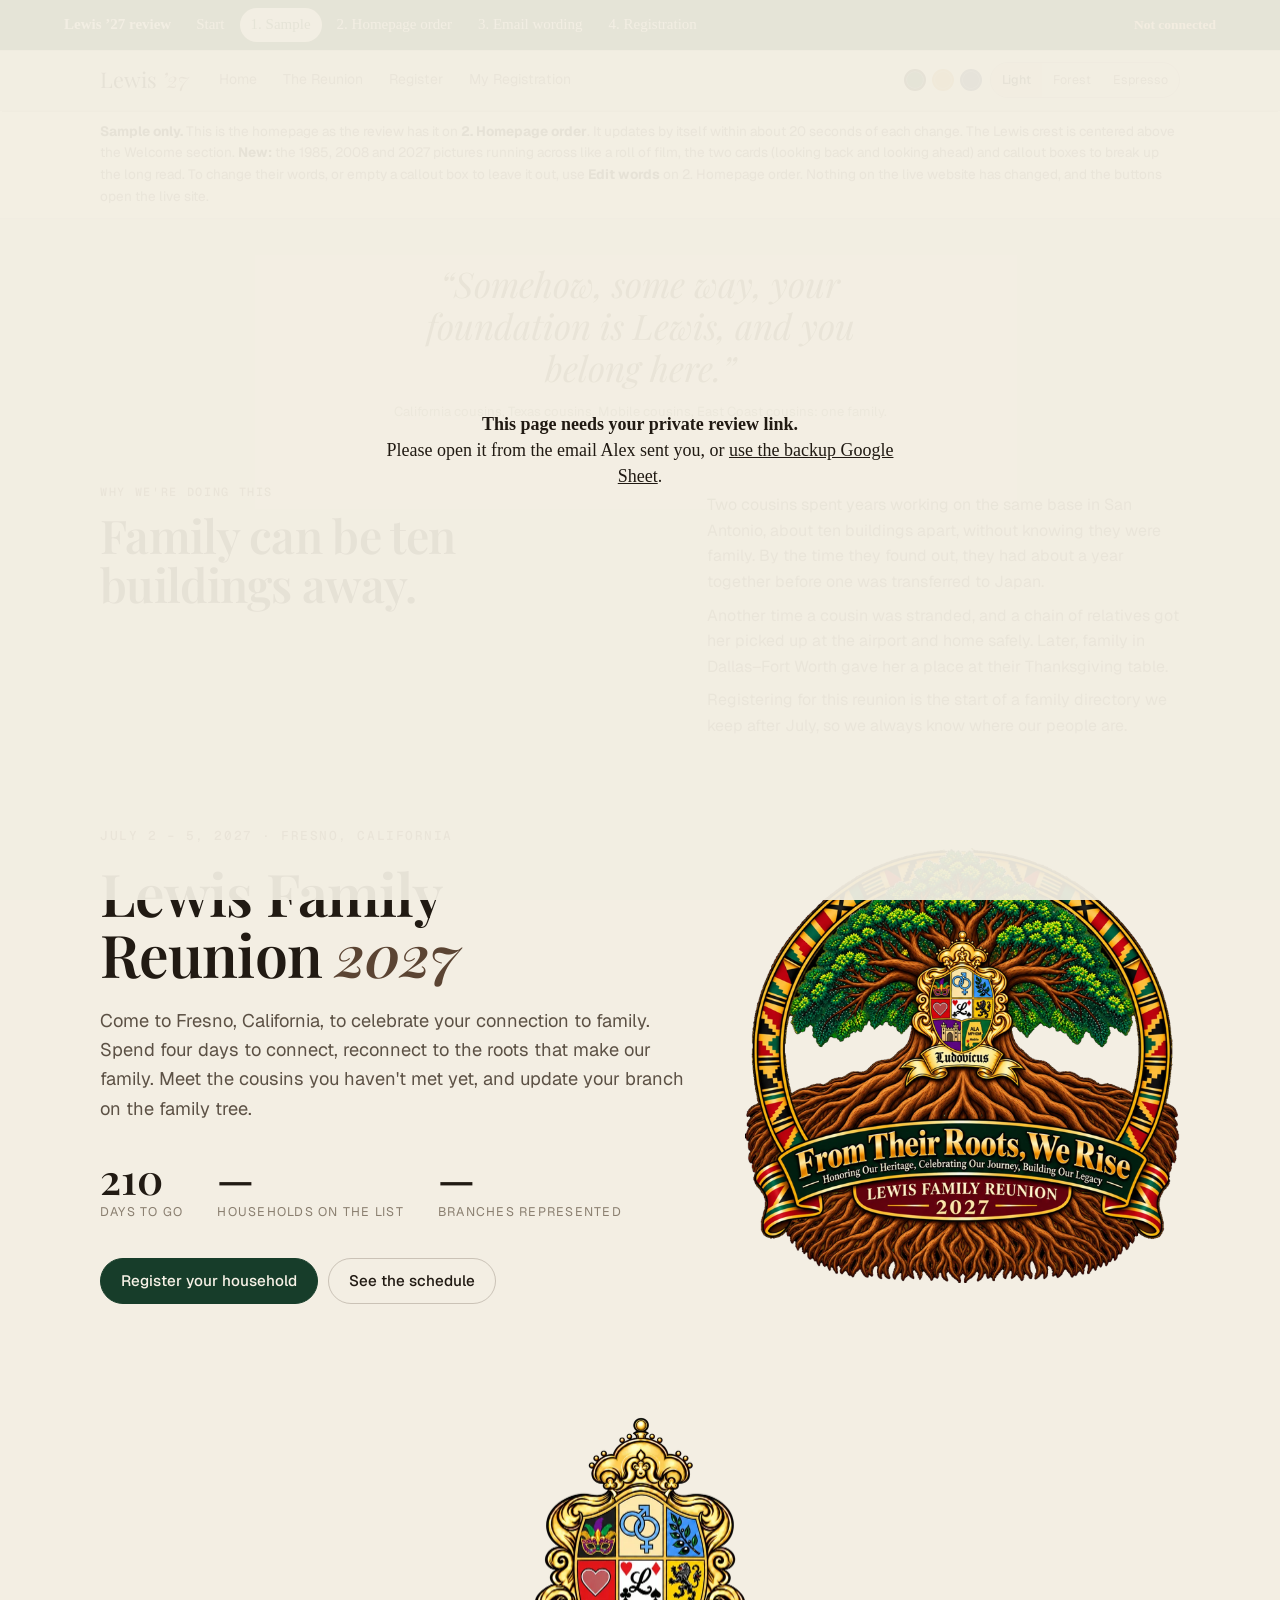
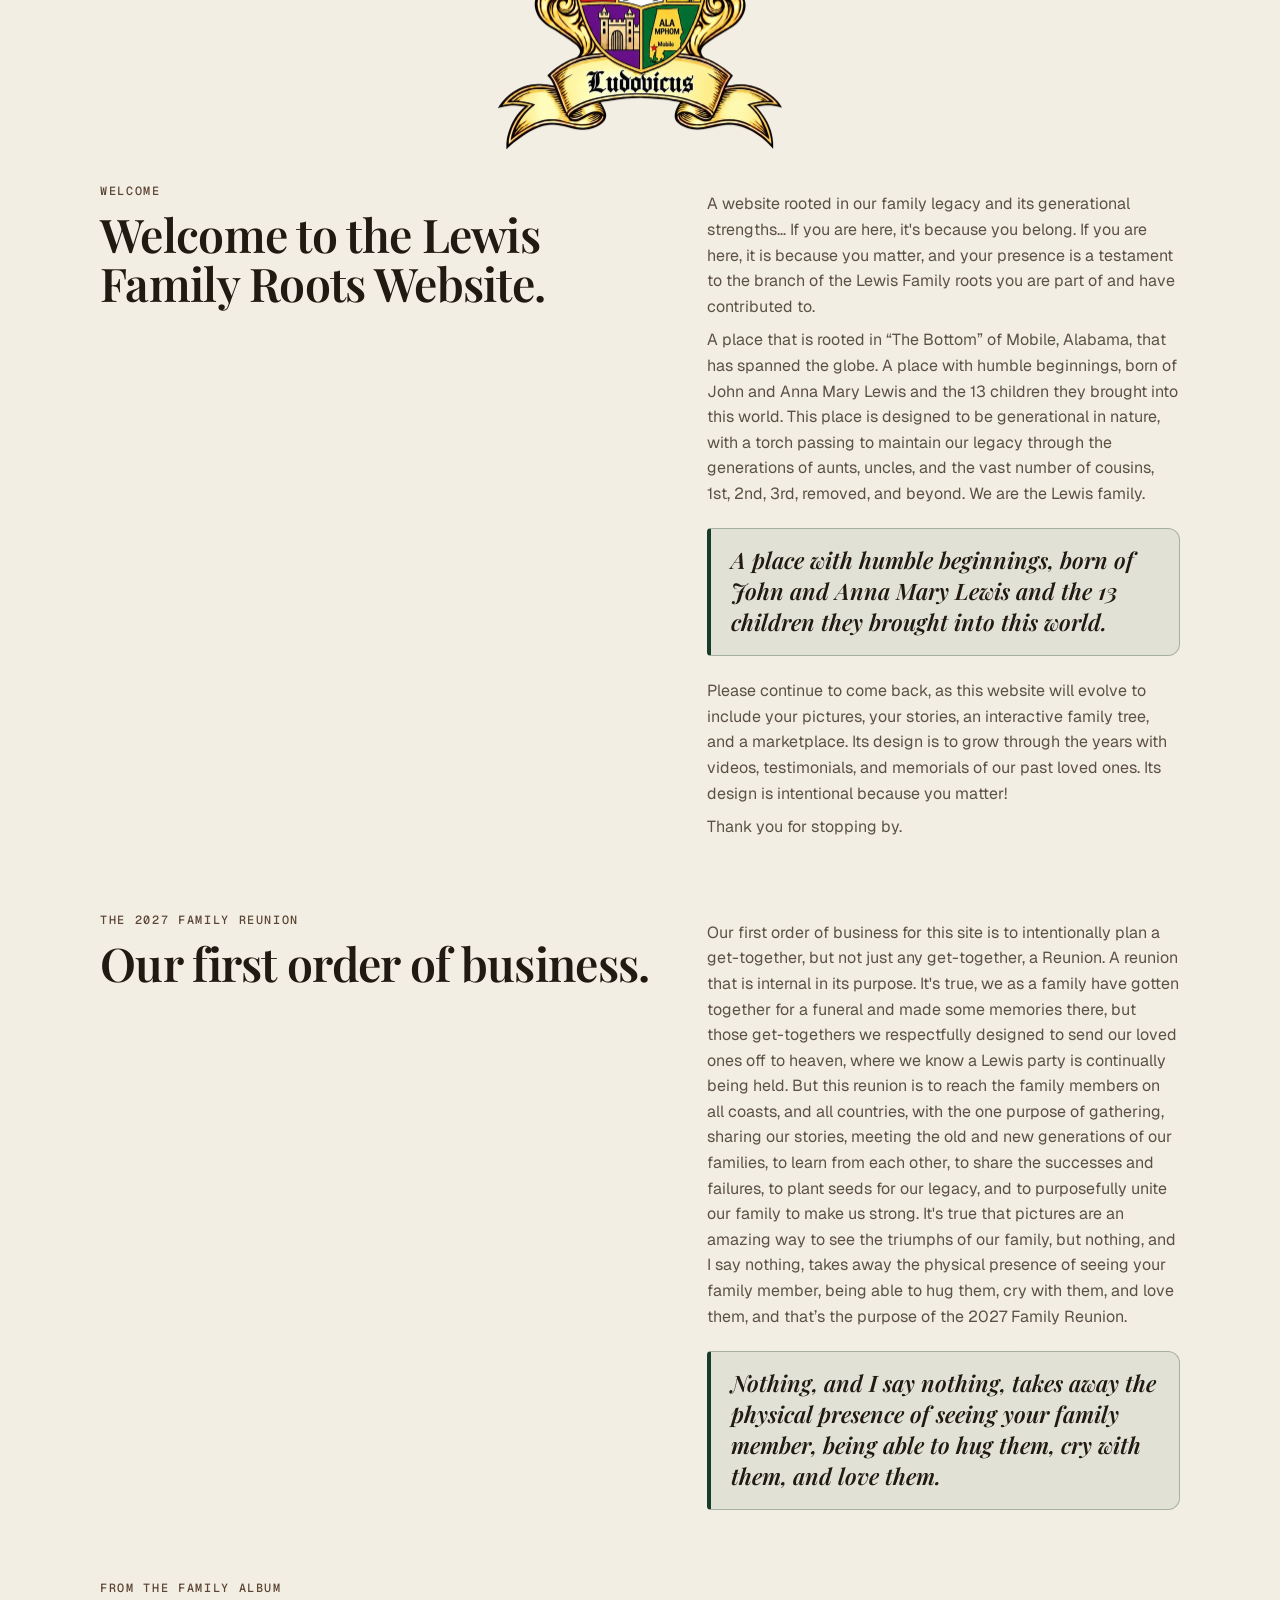
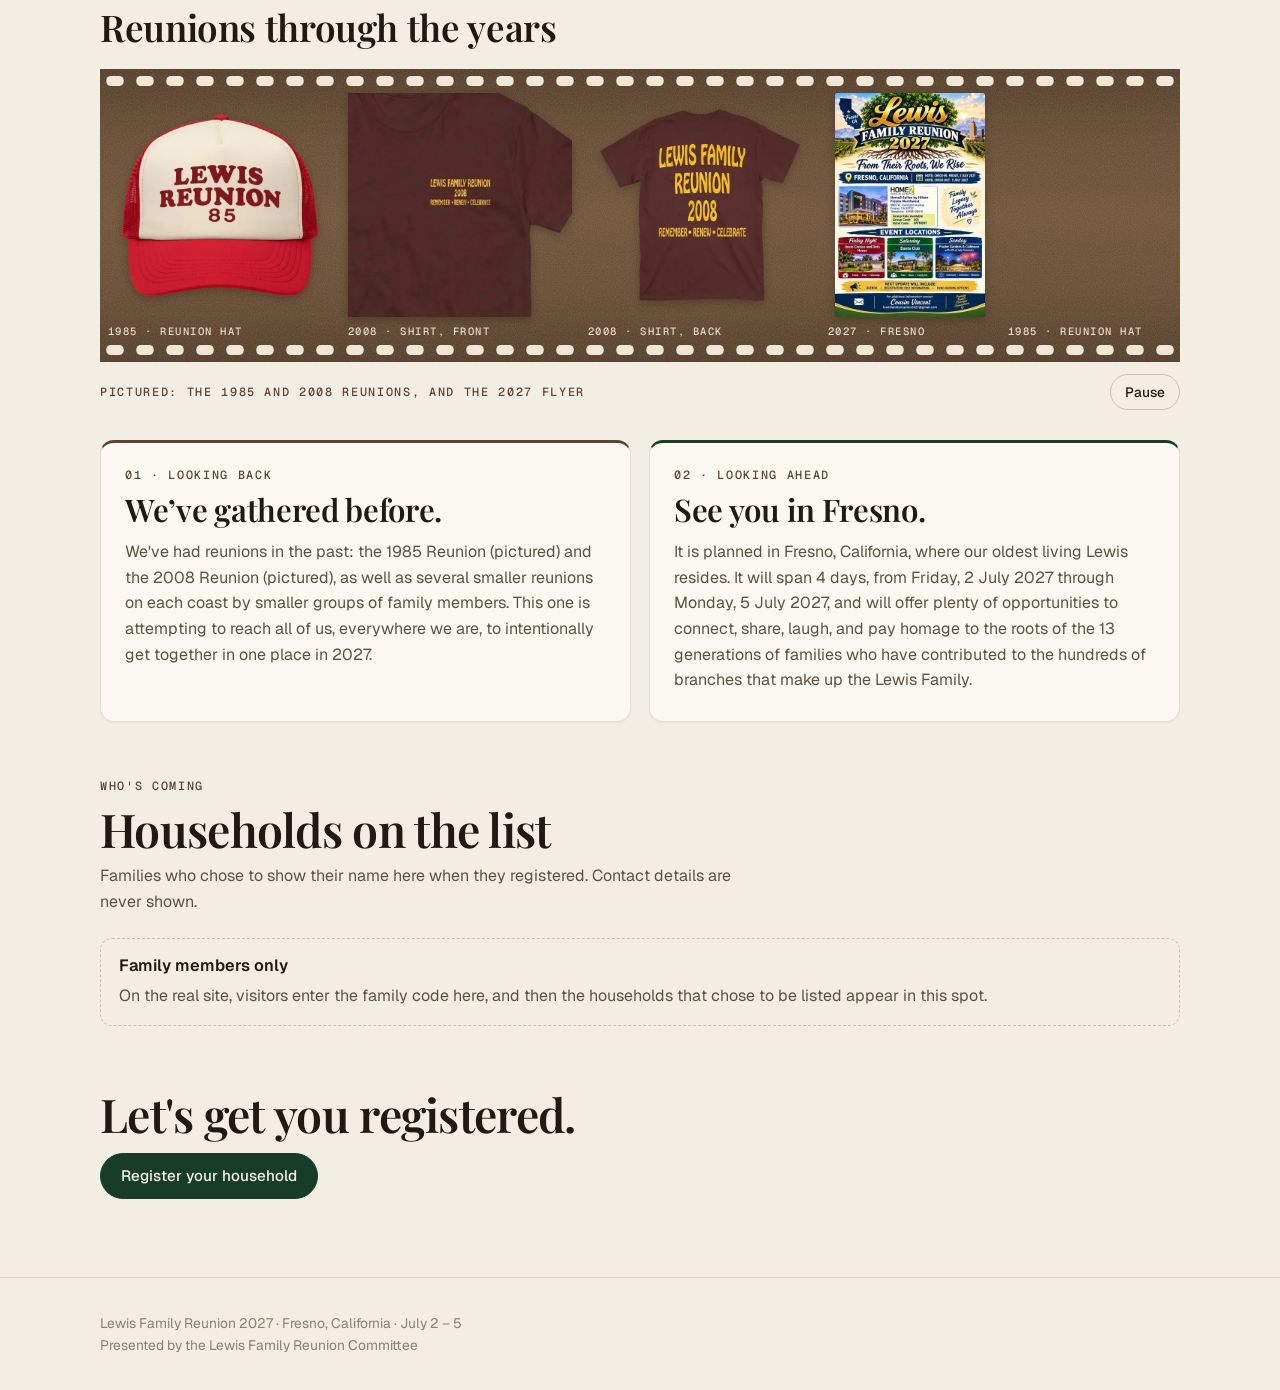
<file: review/sample.html>
<!DOCTYPE html>
<html lang="en" data-mode="light" data-look="sequoia" data-review="sample">
<head>
<meta charset="utf-8">
<meta name="viewport" content="width=device-width, initial-scale=1">
<title>Lewis Family Reunion 2027 · review: the homepage sample</title>
<meta name="description" content="Lewis Family Reunion · Fresno, California · July 2–5, 2027">
<link rel="preconnect" href="https://fonts.googleapis.com">
<link rel="preconnect" href="https://fonts.gstatic.com" crossorigin>
<link href="https://fonts.googleapis.com/css2?family=Playfair+Display:ital,wght@0,500;0,600;0,700;1,600&family=Geist:wght@400;500;600&family=Geist+Mono:wght@400;500&display=swap" rel="stylesheet">
<style>
/* Layout: slim top bar, one view at a time (hash routes), generous whitespace; tree-ring canvas behind the hero. */
:root{
  --bg:#07110b;--surface:rgba(236,226,206,.04);--surface-2:rgba(236,226,206,.075);--line:rgba(236,226,206,.1);--line-2:rgba(236,226,206,.18);
  --text:#efe8d9;--paper:#122019;--paper-edge:#07110b;--muted:#b3ab98;--faint:#7f7a6c;--accent:#2a5a3f;--accent-text:#9dc6aa;--on-accent:#f1ebdf;--accent-2:#a88d73;
  --ok:#5fc48a;--warn:#e2b25a;--bad:#ef7a6e;
  --display:'Playfair Display',Georgia,'Times New Roman',serif;
  --body:'Geist',system-ui,-apple-system,'Segoe UI',Roboto,sans-serif;
  --mono:'Geist Mono',ui-monospace,Menlo,Consolas,monospace;
  --r:14px;color-scheme:dark;
}
[data-mode="dark"][data-look="harvest"]{--accent:#e5b766;--accent-text:#e5b766;--on-accent:var(--bg)}
[data-mode="dark"][data-look="lake"]{--accent:#2b4a7d;--accent-text:#a9c0e3;--on-accent:#f1ebdf}
[data-mode="dark"][data-ground="espresso"]{--bg:#100906;--paper:#21150d;--paper-edge:#100906}
[data-mode="light"]{
  --bg:#f3eee3;--surface:#fbf8f1;--surface-2:#e9e2d3;--line:rgba(58,40,24,.12);--line-2:rgba(58,40,24,.22);
  --text:#211a13;--paper:#f1e7d0;--paper-edge:#d8c4a0;--muted:#5c5145;--faint:#8a7f70;--accent:#173d2a;--accent-text:#173d2a;--on-accent:#f7f2e7;--accent-2:#5b4433;
  --ok:#1f7a48;--warn:#94600b;--bad:#b3352a;color-scheme:light;
}
[data-mode="light"][data-look="harvest"]{--accent:#93600f;--accent-text:#93600f}
[data-mode="light"][data-look="lake"]{--accent:#1b2d4f;--accent-text:#1b2d4f}

*{box-sizing:border-box}
[hidden]{display:none!important}
html,body{margin:0}
body{background:var(--bg);color:var(--text);font:400 16px/1.6 var(--body);-webkit-font-smoothing:antialiased;
}
a{color:inherit}
h1,h2,h3{font-weight:400;margin:0;text-wrap:balance}
h1,h2{font-family:var(--display);font-weight:600;letter-spacing:-.015em}
h1{font-size:clamp(2.6rem,7.4vw,5.2rem);line-height:1.04}
h2{font-size:clamp(2rem,4.4vw,2.9rem);line-height:1.05}
h3{font:600 1.02rem/1.35 var(--body)}
p{margin:.5em 0}
em{font-family:var(--display);font-style:italic;font-size:1.08em}
:focus-visible{outline:2px solid var(--accent-text);outline-offset:3px;border-radius:6px}
.num{font-family:var(--mono);font-variant-numeric:tabular-nums}
.wrap{max-width:1120px;margin:0 auto;padding:0 20px}

/* top bar */
.top{position:sticky;top:0;z-index:20;box-shadow:0 3px 0 -2px var(--line-2);background:color-mix(in oklab,var(--bg) 82%,transparent);-webkit-backdrop-filter:blur(14px);backdrop-filter:blur(14px);border-bottom:1px solid var(--line)}
.top .wrap{display:flex;align-items:center;gap:18px;min-height:60px}
.mark{font-family:var(--display);font-size:1.35rem;text-decoration:none;white-space:nowrap}
.mark i{color:var(--accent-2)}
.nav{display:flex;gap:2px;overflow-x:auto;scrollbar-width:none;flex:1}
.nav::-webkit-scrollbar{display:none}
.nav a{padding:8px 12px;border-radius:99px;font-size:.88rem;color:var(--muted);text-decoration:none;white-space:nowrap}
.nav a:hover{color:var(--text)}
.nav a[aria-current="page"]{color:var(--text);background:var(--surface-2)}
.nav a.admin{color:var(--accent-text)}
.prefs{display:flex;align-items:center;gap:8px}
.looks{display:flex;gap:6px}
.looks button{width:22px;height:22px;border-radius:50%;border:2px solid transparent;cursor:pointer;padding:0;outline-offset:2px}
.looks button[aria-pressed="true"]{border-color:var(--text)}
.looks button{box-shadow:inset 0 0 0 1px rgba(255,255,255,.22)}
.looks [data-l="sequoia"]{background:#173d2a}.looks [data-l="harvest"]{background:#c99a45}.looks [data-l="lake"]{background:#1b2d4f}
.modes{display:inline-flex;border:1px solid var(--line-2);border-radius:99px;overflow:hidden}
.modes button{font:inherit;font-size:.78rem;padding:0 11px;min-height:34px;border:0;background:transparent;color:var(--muted);cursor:pointer}
.modes button[aria-pressed="true"]{background:var(--surface-2);color:var(--text);font-weight:500}

/* buttons, fields */
.btn{font:500 .95rem var(--body);display:inline-flex;align-items:center;justify-content:center;gap:8px;min-height:46px;padding:0 20px;border-radius:99px;border:1px solid var(--accent);background:var(--accent);color:var(--on-accent);cursor:pointer;text-decoration:none;transition:filter .15s}
.btn:hover{filter:brightness(1.08)}
.btn.quiet{background:transparent;color:var(--text);border-color:var(--line-2)}
.btn.sm{min-height:36px;padding:0 14px;font-size:.85rem}
.btn.danger{background:transparent;color:var(--bad);border-color:color-mix(in oklab,var(--bad) 50%,transparent)}
.btn[disabled]{opacity:.5;cursor:default}
.row{display:flex;flex-wrap:wrap;gap:10px;align-items:center}
label{display:block;font-size:.84rem;color:var(--muted);margin-bottom:6px}
input,select,textarea{font:inherit;font-size:1rem;color:var(--text);background:var(--surface);border:1px solid var(--line-2);border-radius:10px;padding:11px 13px;width:100%;min-height:48px}
[data-mode="light"] input,[data-mode="light"] select,[data-mode="light"] textarea{background:#fffdf8}
input[type=checkbox],input[type=radio]{width:20px;height:20px;min-height:0;accent-color:var(--accent);flex:none;margin:2px 0 0}
input[type=file]{padding:9px}
textarea{min-height:110px;resize:vertical}
.fields{display:grid;grid-template-columns:repeat(auto-fit,minmax(min(100%,230px),1fr));gap:16px}
.full{grid-column:1/-1}
.check{display:flex;gap:12px;align-items:flex-start;padding:12px 14px;border:1px solid var(--line);border-radius:12px;cursor:pointer;color:var(--text);font-size:.95rem;margin:0}
.check:has(input:checked){border-color:var(--accent-text);background:color-mix(in oklab,var(--accent-text) 8%,transparent)}
.checks{display:grid;grid-template-columns:repeat(auto-fit,minmax(min(100%,230px),1fr));gap:10px}
.hint{font-size:.84rem;color:var(--faint)}
.msg{font-size:.9rem;min-height:1.4em;margin-top:10px}
.msg.ok{color:var(--ok)}.msg.err{color:var(--bad)}

/* layout pieces */
main{padding-bottom:70px}
[data-view]{display:none}
[data-view].on{display:block}
.section{padding:56px 0 8px}
.section-head{display:flex;justify-content:space-between;align-items:flex-end;gap:16px;flex-wrap:wrap;margin-bottom:24px}
.section-head p{color:var(--muted);max-width:60ch;margin:.6em 0 0}
.kicker{font:500 .74rem var(--mono);letter-spacing:.14em;text-transform:uppercase;color:var(--accent-2);margin-bottom:12px}
.card{background:var(--surface);border:1px solid var(--line);border-radius:var(--r);padding:22px}
[data-mode="light"] .card{box-shadow:0 1px 2px rgba(0,0,0,.04)}
.grid{display:grid;gap:14px;grid-template-columns:repeat(auto-fit,minmax(min(100%,300px),1fr))}
.grid.tight{grid-template-columns:repeat(auto-fit,minmax(min(100%,220px),1fr))}
.split{display:grid;gap:28px;grid-template-columns:minmax(0,1.1fr) minmax(0,.9fr)}
@media(max-width:860px){.split{grid-template-columns:1fr}}
.pill{display:inline-flex;align-items:center;gap:6px;font:500 .74rem var(--mono);letter-spacing:.04em;padding:4px 10px;border-radius:99px;border:1px solid var(--line-2);color:var(--muted);white-space:nowrap}
.pill::before{content:"";width:6px;height:6px;border-radius:50%;background:currentColor}
.pill.ok{color:var(--ok);border-color:color-mix(in oklab,var(--ok) 40%,transparent)}
.pill.warn{color:var(--warn);border-color:color-mix(in oklab,var(--warn) 40%,transparent)}
.pill.bad{color:var(--bad);border-color:color-mix(in oklab,var(--bad) 40%,transparent)}
.pill.info{color:var(--accent-text);border-color:color-mix(in oklab,var(--accent-text) 40%,transparent)}
.banner{border:1px dashed var(--line-2);border-radius:12px;padding:12px 16px;color:var(--muted);font-size:.9rem;margin-top:22px}
.banner b{color:var(--text);font-weight:600}
.empty{color:var(--faint);font-size:.92rem;padding:18px 0}
hr{border:0;border-top:1px solid var(--line);margin:26px 0}

/* hero */
.hero{position:relative;padding:72px 0 56px;overflow:hidden}
.landmark{position:absolute;right:max(0px,calc(50% - 600px));bottom:0;height:calc(100% - 20px);max-height:640px;width:auto;color:var(--text);opacity:.55;pointer-events:none}
[data-mode="light"] .landmark{opacity:.62}
.landmark-cap{position:absolute;right:max(20px,calc(50% - 540px));bottom:14px;font:500 .68rem var(--mono);letter-spacing:.12em;text-transform:uppercase;color:var(--accent-2)}
@media(max-width:900px){.landmark{opacity:.1;right:-90px}[data-mode="light"] .landmark{opacity:.11}}
.hero .wrap{position:relative}
.hero .when{font:500 .8rem var(--mono);letter-spacing:.12em;text-transform:uppercase;color:var(--accent-2)}
.hero h1{margin:18px 0 22px;max-width:13ch}
.hero-title{display:flex;align-items:center;gap:clamp(10px,1.7vw,18px);margin:18px 0 22px;max-width:62%;font-size:clamp(2rem,6.6vw,4.9rem)}
.hero-title h1{margin:0;font-size:inherit}
/* The crest matches two lines of the title at 1.04 line height. */
.hero-crest{display:block;flex:0 0 auto;width:auto;height:2.08em}
@media(max-width:900px){.hero-title{max-width:100%}}
.hero h1 i{color:var(--accent-2)}
.lead{font-size:1.14rem;color:var(--muted);max-width:52ch}
.count{display:flex;gap:34px;flex-wrap:wrap;margin:34px 0}
.count div b{display:block;font:600 2.6rem/1 var(--display);color:var(--text)}
.count div span{font-size:.78rem;color:var(--faint);text-transform:uppercase;letter-spacing:.1em}
.quote{font-family:var(--display);font-style:italic;font-size:clamp(1.5rem,3.2vw,2.2rem);line-height:1.2;max-width:28ch;margin:0;color:var(--accent-2)}
.quote-wrap{padding:60px 0 20px;border-top:1px solid var(--line);margin-top:56px}
.quote-wrap cite{display:block;margin-top:14px;font:400 .82rem var(--body);color:var(--faint);font-style:normal}
.tiles{display:grid;grid-template-columns:repeat(auto-fit,minmax(min(100%,240px),1fr));gap:14px}
.tile{display:block;text-decoration:none;padding:22px;border-radius:var(--r);border:1px solid var(--line);background:var(--surface);transition:border-color .2s,transform .2s}
.tile:hover{border-color:var(--accent-text);transform:translateY(-2px)}
.tile .n{font:500 .72rem var(--mono);color:var(--accent-2)}
.tile h3{margin:10px 0 6px;font:600 1.6rem/1.1 var(--display)}
.tile p{color:var(--muted);font-size:.92rem;margin:0}
.tile .go{display:inline-block;margin-top:14px;color:var(--accent-text);font-size:.88rem}

/* roll */
.roll{display:grid;grid-template-columns:repeat(auto-fill,minmax(min(100%,240px),1fr));gap:10px}
.who{padding:14px 16px;border:1px solid var(--line);border-radius:12px;background:var(--surface)}
.who b{display:block;font-weight:600}
.who span{font-size:.84rem;color:var(--muted)}

/* schedule */
.days{display:grid;gap:14px;grid-template-columns:repeat(auto-fit,minmax(min(100%,240px),1fr))}
.day h3{font:600 1.7rem/1.1 var(--display)}
.day .d{font:500 .74rem var(--mono);color:var(--accent-2);letter-spacing:.1em;text-transform:uppercase;margin-bottom:8px}
.item{padding:12px 0;border-top:1px solid var(--line)}
.item:first-of-type{border-top:0}
.item .t{font:500 .78rem var(--mono);color:var(--faint)}
.item .w{font-weight:500}
.item .p{font-size:.86rem;color:var(--muted)}
.place h3{margin-bottom:4px}
.place p{color:var(--muted);font-size:.92rem;margin:0}
.place .rate{margin-top:10px;color:var(--ink)}
.place .rate strong{font-weight:600}
.place .site{display:inline-block;margin-top:10px;font-size:.88rem;color:var(--accent-text);text-decoration:none}
.place .site:hover{text-decoration:underline}
details{border-top:1px solid var(--line);padding:16px 0}
details:last-child{border-bottom:1px solid var(--line)}
summary{cursor:pointer;font-weight:500;list-style:none;display:flex;justify-content:space-between;gap:12px}
summary::after{content:"+";color:var(--accent-text);font-family:var(--mono)}
details[open] summary::after{content:"−"}
details p{color:var(--muted);max-width:68ch}

/* register */
.steps{display:grid;gap:18px}
.step{padding:26px}
.step h3{font:600 1.55rem/1.15 var(--display);margin-bottom:4px}
.step .sub{color:var(--muted);font-size:.92rem;margin:0 0 18px}
.att{display:grid;grid-template-columns:minmax(0,2fr) minmax(6.5rem,1fr) minmax(3.5rem,1fr) minmax(5.5rem,1fr) auto;gap:10px;align-items:end;padding:14px 0;border-top:1px solid var(--line)}
.att label{white-space:nowrap}
.att input,.att select{min-width:0}
.att .diet{grid-column:1/3}
.att:first-child{border-top:0;padding-top:0}
@media(max-width:720px){.att{grid-template-columns:1fr 1fr}.att .nm,.att .diet{grid-column:1/-1}}
.summary{position:sticky;top:80px}
.sumrow{display:flex;justify-content:space-between;gap:12px;padding:9px 0;border-top:1px solid var(--line);font-size:.94rem}
.sumrow:first-of-type{border-top:0}
.sumrow span:first-child{color:var(--muted)}
.fees{margin:12px 0 8px;padding:10px 12px;border:1px solid var(--line);border-radius:10px;background:var(--surface)}
.fees-h{color:var(--muted);font-size:.8rem;margin-bottom:4px}
.feerow{display:flex;justify-content:space-between;gap:12px;padding:3px 0;font-size:.9rem;color:var(--text)}
.fees-due{margin-top:6px;padding-top:6px;border-top:1px solid var(--line);color:var(--muted)}
.big{font:600 2.4rem/1 var(--display)}

/* family */
.lines{display:grid;gap:14px;grid-template-columns:repeat(auto-fit,minmax(min(100%,420px),1fr))}
.line h3{font:600 1.8rem/1.1 var(--display)}
.line .f{color:var(--muted);font-size:.9rem;margin:4px 0 14px}
.kids{list-style:none;margin:0;padding:0;columns:2;column-gap:20px}
@media(max-width:480px){.kids{columns:1}}
.kids li{padding:7px 0;border-top:1px solid var(--line);break-inside:avoid;font-size:.94rem;display:flex;gap:10px}
.kids li .num{color:var(--faint);font-size:.78rem;padding-top:2px;min-width:18px}
.meet{margin-top:14px;padding:16px 18px;border-radius:12px;border:1px solid color-mix(in oklab,var(--accent-text) 40%,transparent);background:color-mix(in oklab,var(--accent-text) 7%,transparent);font-size:.94rem}
.names{display:grid;gap:12px;grid-template-columns:repeat(auto-fit,minmax(min(100%,250px),1fr))}
.name h3{font:600 1.45rem/1.15 var(--display)}
.name p{color:var(--muted);font-size:.9rem;margin:6px 0 0}
.name .q{color:var(--accent-2);font-size:.86rem;margin-top:10px}
.subnav{display:flex;gap:6px;flex-wrap:wrap;margin:6px 0 26px}
.subnav button{font:inherit;font-size:.9rem;padding:8px 16px;border-radius:99px;border:1px solid var(--line-2);background:transparent;color:var(--muted);cursor:pointer;min-height:40px}
.subnav button[aria-pressed="true"]{background:var(--text);color:var(--bg);border-color:var(--text)}
.entries{display:grid;gap:12px;grid-template-columns:repeat(auto-fill,minmax(min(100%,300px),1fr))}
.entry{padding:18px;border:1px solid var(--line);border-radius:var(--r);background:var(--surface);display:flex;flex-direction:column;gap:6px}
.entry img{width:100%;aspect-ratio:4/3;object-fit:cover;border-radius:10px;margin-bottom:6px;background:var(--surface-2)}
.entry h3{font:600 1.4rem/1.15 var(--display)}
.entry .meta{font:500 .76rem var(--mono);color:var(--accent-2)}
.entry p{color:var(--muted);font-size:.92rem;margin:0;white-space:pre-wrap}
.entry .by{font-size:.78rem;color:var(--faint);margin-top:auto;padding-top:8px;display:flex;justify-content:space-between;gap:8px;align-items:center}
.linkbtn{font:inherit;font-size:.78rem;background:none;border:0;color:var(--bad);cursor:pointer;padding:4px}
.adder{margin-top:26px}
.adder summary{font:600 1.3rem var(--display)}
.adder[open]{padding-bottom:24px}

/* photos */
.photos{columns:3 260px;column-gap:12px}
.photo{break-inside:avoid;margin:0 0 12px;border-radius:12px;overflow:hidden;border:1px solid var(--line);background:var(--surface)}
.photo img{display:block;width:100%;height:auto}
.photo figcaption{padding:10px 12px;font-size:.86rem;color:var(--muted)}
.photo figcaption b{color:var(--text);font-weight:500}
.photos-beta-banner{margin:24px 0;padding:24px;border-radius:12px;background:var(--surface);border:1px solid var(--line);text-align:center}
.photos-beta-banner h3{font:500 1.2rem var(--display);color:var(--text);margin:0 0 8px}
.photos-beta-banner p{font-size:.95rem;color:var(--muted);margin:0;line-height:1.5}
.strip{overflow:hidden;border-block:1px solid var(--line);padding:14px 0;margin:6px 0 28px}
.strip-in{display:flex;gap:12px;width:max-content;animation:drift 60s linear infinite}
.strip-in img{height:120px;width:auto;border-radius:8px}
.strip-in span{font:600 1.5rem var(--display);font-style:italic;color:var(--faint);white-space:nowrap;padding:0 18px;align-self:center}
@keyframes drift{to{transform:translateX(-50%)}}
/* uploads: neutral ink only (no accent colour), red only for a problem */
.ph-open{display:block;-webkit-tap-highlight-color:transparent}
.img-wait{padding:28px 14px;text-align:center;font-size:.84rem;color:var(--faint);background:var(--surface-2);border-radius:10px}
.up-hint{margin:6px 0 0}
.pick{display:flex;gap:12px;align-items:center;flex-wrap:wrap;margin-top:10px;padding:10px;border:1px solid var(--line);border-radius:12px;background:var(--surface)}
.pick img{width:64px;height:64px;object-fit:cover;border-radius:8px;border:1px solid var(--line-2);flex:none}
.pick span{flex:1;min-width:160px;font-size:.86rem;color:var(--muted);overflow-wrap:anywhere}
.pick.bad{border-color:color-mix(in oklab,var(--bad) 50%,transparent)}.pick.bad span{color:var(--bad)}
.upbar{height:6px;max-width:420px;margin-top:14px;border-radius:99px;background:var(--line);overflow:hidden}
.upbar i{display:block;height:100%;width:0;border-radius:inherit;background:var(--text);transition:width .4s ease}
.upbar.prep i{width:22%}
.upbar.run i{width:38%;animation:upslide 1.3s ease-in-out infinite}
.upbar.done i{width:100%;background:var(--ok)}
@keyframes upslide{from{transform:translateX(-100%)}to{transform:translateX(265%)}}
@media(prefers-reduced-motion:reduce){.upbar.run i{animation:none;width:100%;opacity:.45}}

/* me + committee */
.stats{display:grid;gap:10px;grid-template-columns:repeat(auto-fit,minmax(min(100%,150px),1fr))}
.stat{padding:16px 18px;border:1px solid var(--line);border-radius:12px;background:var(--surface)}
.stat b{display:block;font:600 2rem/1.1 var(--display)}
.stat span{font-size:.76rem;color:var(--faint);text-transform:uppercase;letter-spacing:.08em}
.tablewrap{overflow-x:auto;border:1px solid var(--line);border-radius:12px}
table{border-collapse:collapse;width:100%;font-size:.88rem}
th,td{text-align:left;padding:10px 12px;border-bottom:1px solid var(--line);vertical-align:top;white-space:nowrap}
th{font:500 .72rem var(--mono);color:var(--faint);text-transform:uppercase;letter-spacing:.06em;background:var(--surface)}
tr:last-child td{border-bottom:0}
td.r,th.r{text-align:right}
.pay-line{display:flex;justify-content:space-between;gap:12px;align-items:center;padding:12px 0;border-top:1px solid var(--line);flex-wrap:wrap}
.pay-line:first-child{border-top:0}
.out{font-family:var(--mono);font-size:.78rem;min-height:160px}

.gate{border:1px solid color-mix(in oklab,var(--accent-text) 40%,transparent);background:color-mix(in oklab,var(--accent-text) 6%,transparent);border-radius:var(--r);padding:22px;margin:0 0 22px}
.gate h3{font:600 1.5rem var(--display);margin-bottom:4px}
.gate p{color:var(--muted);margin:0 0 14px;max-width:60ch}
.done{margin-bottom:22px;border-color:color-mix(in oklab,var(--ok) 45%,transparent)}
.done h3{font:600 1.6rem var(--display)}
.linkbox{font-family:var(--mono);font-size:.8rem;word-break:break-all;padding:10px 12px;border:1px dashed var(--line-2);border-radius:10px;margin:10px 0;color:var(--muted)}
.loading{opacity:.55;pointer-events:none}
@media(max-width:760px){.top .wrap{flex-wrap:wrap;gap:6px 12px;padding-top:8px;padding-bottom:8px}.prefs{margin-left:auto}.nav{order:3;flex-basis:100%;margin:0 -8px}}
.vignette{position:relative;margin:-22px -22px 16px;aspect-ratio:16/10;overflow:hidden;border-radius:var(--r) var(--r) 0 0;border-bottom:1px solid var(--line);color:var(--accent-2);background:radial-gradient(120% 95% at 50% 42%,var(--paper) 50%,var(--paper-edge))}
.vignette svg{display:block;width:100%;height:100%}
.vignette::after{content:"";position:absolute;inset:0;pointer-events:none;background-image:url("data:image/svg+xml;utf8,<svg xmlns='http://www.w3.org/2000/svg' width='160' height='160'><filter id='n'><feTurbulence type='fractalNoise' baseFrequency='.85' numOctaves='3' stitchTiles='stitch'/><feColorMatrix values='0 0 0 0 .35 0 0 0 0 .25 0 0 0 0 .15 0 0 0 .9 0'/></filter><rect width='100%' height='100%' filter='url(%23n)'/></svg>");opacity:.22;mix-blend-mode:multiply}
[data-mode="dark"] .vignette::after{opacity:.1;mix-blend-mode:screen}
/* legacy photo treatment: warm monochrome, full color on hover */
.photo img,.entry img,.strip-in img{filter:grayscale(1) sepia(.45) contrast(1.06) brightness(.98);transition:filter .5s}
.photo:hover img,.entry:hover img{filter:none}
@media(prefers-reduced-motion:reduce){.photo img,.entry img{transition:none}}
/* family tree tab: follows the site palette and the look switcher (Ledger, Rings, Columns) */
.ft{--ink:var(--text);--ink-soft:var(--muted);--ink-faint:var(--faint);--node:var(--card);--node-sel:var(--accent);--edge:color-mix(in oklab,var(--text) 32%,transparent);--edge-far:color-mix(in oklab,var(--text) 18%,transparent);--glass:var(--surface);--glass-2:var(--surface-2);--btn:var(--accent);--btn-ink:var(--on-accent);--stage:var(--panel);--card:#fbf8f1;--panel:color-mix(in oklab,var(--bg) 70%,#fff);margin-bottom:34px;color:var(--ink)}
[data-mode="dark"] .ft{--card:color-mix(in oklab,var(--bg) 82%,var(--text));--panel:color-mix(in oklab,var(--bg) 92%,var(--text))}
.ft-toolbar{display:flex;flex-wrap:wrap;gap:8px;align-items:center;padding:10px;border:1px solid var(--line);border-bottom:0;border-radius:14px 14px 0 0;background:var(--glass)}
.ft-search{flex:1 1 240px;min-width:0;display:flex;align-items:center;gap:8px;border:1px solid var(--line-2);border-radius:9px;padding:0 10px;background:var(--node);margin:0;color:var(--ink)}
.ft-search input{flex:1;min-width:0;border:0;background:transparent;padding:8px 0;min-height:40px;outline:none;color:var(--ink);font-size:.95rem}
.ft-count{font:11px var(--mono);color:var(--ink-faint);white-space:nowrap}
.ft-search kbd{font:10px var(--mono);color:var(--ink-faint);border:1px solid var(--line);border-radius:4px;padding:0 5px}
.ft-btn{display:inline-flex;align-items:center;gap:6px;border:1px solid var(--line-2);background:var(--node);color:var(--ink);border-radius:9px;padding:0 12px;min-height:40px;cursor:pointer;font:500 .84rem var(--body);text-decoration:none;white-space:nowrap}
.ft-btn:hover{background:var(--glass-2)}
.ft-btn[aria-pressed="true"]{background:var(--btn);color:var(--btn-ink);border-color:var(--btn)}
.ft-seg{display:inline-flex;border:1px solid var(--line-2);border-radius:9px;overflow:hidden}
.ft-seg button{border:0;background:var(--node);color:var(--ink-soft);padding:0 12px;min-height:40px;cursor:pointer;font:500 .84rem var(--body)}
.ft-seg button[aria-pressed="true"]{background:var(--btn);color:var(--btn-ink)}
.ft-lines{display:flex;flex-wrap:wrap;gap:6px;padding:10px;border:1px solid var(--line);border-bottom:0;background:var(--glass);align-items:center}
.ft-label{font:500 .7rem var(--mono);letter-spacing:.14em;text-transform:uppercase;color:var(--ink-soft);margin-right:4px}
.ft-chip{display:inline-flex;align-items:center;gap:7px;border:1px solid var(--line-2);border-radius:999px;padding:4px 11px;min-height:32px;font:.8rem var(--body);background:transparent;cursor:pointer;color:var(--ink-soft)}
.ft-chip[aria-pressed="true"]{color:var(--btn-ink);background:var(--btn);border-color:var(--btn)}
.ft-chip .n{font-family:var(--mono);opacity:.7}
.ft-console{display:grid;grid-template-columns:minmax(0,1fr) 340px;border:1px solid var(--line);border-radius:0 0 14px 14px;overflow:hidden;background:var(--stage)}
.ft-stage{position:relative;height:clamp(480px,72vh,780px);min-width:0;touch-action:none;cursor:grab;overflow:hidden;background-image:radial-gradient(var(--line) 1px,transparent 1px);background-size:22px 22px}
.ft-stage.dragging{cursor:grabbing}
.ft-stage svg{display:block;width:100%;height:100%}
.ft-empty{position:absolute;inset:0;display:grid;place-items:center;color:var(--ink-soft);pointer-events:none}
.ft-zoom{position:absolute;right:12px;bottom:12px;display:flex;flex-direction:column;gap:6px}
.ft-zoom button{width:40px;height:40px;border-radius:9px;border:1px solid var(--line-2);background:var(--node);color:var(--ink);cursor:pointer;font-size:16px}
.ft-hud{position:absolute;left:12px;bottom:12px;font:11px var(--mono);color:var(--ink-faint);pointer-events:none;display:flex;gap:14px;flex-wrap:wrap;max-width:calc(100% - 70px)}
.ft-focusbar{position:absolute;left:12px;top:12px;right:12px;display:flex;gap:8px;align-items:center;justify-content:space-between;padding:8px 10px;border-radius:10px;font-size:.84rem;background:var(--node);border:1px solid var(--line-2)}
.ft .edge{fill:none;stroke:var(--edge);stroke-width:1.3}
.ft .edge.partner{stroke-width:1.6}
.ft .edge.far{stroke:var(--edge-far);stroke-dasharray:4 5}
.ft .edge.hl{stroke:var(--ink);stroke-width:2.2;stroke-dasharray:none}
.ft .node{cursor:pointer}
.ft .node rect.card{fill:var(--node);stroke:var(--line-2);stroke-width:1}
.ft .node:hover rect.card{stroke:var(--ink)}
.ft .node.sel rect.card{fill:var(--btn);stroke:var(--btn);stroke-width:2}
.ft .node.sel text{fill:var(--btn-ink)}
.ft .node.hit rect.card{stroke:var(--ink);stroke-width:2.4;stroke-dasharray:5 3}
.ft .node text{fill:var(--ink);font-family:var(--mono)}
.ft .node .nm{font-size:12.5px;font-weight:600}
.ft .node .meta{font-size:10px;fill:var(--ink-soft)}
.ft .node .tag{font-size:8.5px;letter-spacing:.14em;fill:var(--ink-soft)}
.ft .node.sel .meta,.ft .node.sel .tag{fill:var(--btn-ink);opacity:.75}
.ft .node .pip{fill:none;stroke:var(--ink-soft);stroke-width:1.2}
.ft .node.sel .pip{fill:var(--btn-ink);stroke:var(--btn-ink)}
.ft .trunk{fill:var(--glass-2);stroke:var(--line-2);stroke-width:1.5}
.ft .root{fill:none;stroke:var(--line-2);stroke-linecap:round}
.ft .branch{fill:none;stroke:var(--edge);stroke-linecap:round}
.ft .branch.limb{stroke:var(--line-2)}
.ft .branch.hl{stroke:var(--ink)}
.ft .node .hitbox{fill:transparent}
.ft .node .tl{font-size:12px;fill:var(--ink);font-family:var(--mono)}
.ft .node.tnode:hover .tl{text-decoration:underline}
.ft .node.tnode.sel .tl{font-weight:700;fill:var(--ink)}
.ft .node.sel .bud{stroke:var(--ink);stroke-width:3;fill:var(--ink)}
.ft .node.hit .tl{text-decoration:underline;font-weight:700}
.ft .dim{opacity:.14}
.ft .node,.ft .edge{transition:opacity .2s}
.ft-drawer{border-left:1px solid var(--line);padding:20px;overflow:auto;height:clamp(480px,72vh,780px);min-width:0;background:var(--node)}
.ft-drawer h3{font:600 1.8rem/1.08 var(--display);margin:6px 0 4px;color:var(--ink)}
.ft-nick{color:var(--ink-soft);font-style:italic;font-family:var(--display)}
.ft-drawer dl{display:grid;grid-template-columns:92px minmax(0,1fr);gap:8px 12px;margin:16px 0;font-size:.86rem}
.ft-drawer dt{font:500 .66rem var(--mono);letter-spacing:.1em;text-transform:uppercase;color:var(--ink-faint);padding-top:3px}
.ft-drawer dd{margin:0;min-width:0;overflow-wrap:anywhere}
.ft-link{border:0;background:none;padding:0;cursor:pointer;color:var(--ink);font:inherit;text-decoration:underline;text-decoration-color:var(--line-2);text-underline-offset:3px;text-align:left}
.ft-link:hover{text-decoration-color:var(--ink)}
.ft-note{border-top:1px solid var(--line);padding-top:12px}
.ft-note h4{margin:0 0 4px;font:500 .66rem var(--mono);letter-spacing:.14em;text-transform:uppercase;color:var(--ink-faint)}
.ft-note p{margin:0}
.ft-actions{display:flex;gap:8px;flex-wrap:wrap;margin-top:16px}
.ft-hint{color:var(--ink-soft);font-size:.86rem}
.ft-hint ul{padding-left:18px;margin:10px 0}
.ft-flist{display:grid;gap:6px;margin-top:10px}
.ft-flist button{display:flex;justify-content:space-between;gap:10px;border:1px solid var(--line);border-radius:10px;background:transparent;color:var(--ink);padding:10px 12px;cursor:pointer;text-align:left;font:inherit;font-size:.86rem}
.ft-flist button:hover{background:var(--glass-2)}
.ft-flist small{font-family:var(--mono);color:var(--ink-faint);white-space:nowrap}
.ft-ledger{display:grid;grid-template-columns:repeat(4,minmax(0,1fr));margin-top:12px;border:1px solid var(--line);border-radius:12px;overflow:hidden;background:var(--glass)}
.ft-ledger div{padding:12px 16px;border-right:1px solid var(--line)}
.ft-ledger div:last-child{border-right:0}
.ft-ledger b{display:block;font:600 1.5rem/1.15 var(--mono);font-variant-numeric:tabular-nums;color:var(--ink)}
.ft-ledger span{font:.66rem var(--mono);letter-spacing:.1em;text-transform:uppercase;color:var(--ink-soft)}
.ft-notes{margin-top:12px;border:1px solid var(--line);border-radius:12px;padding:14px 18px;background:var(--glass)}
.ft-notes summary{font-family:var(--body);font-size:.92rem;color:var(--ink)}
.ft-notes ol{margin:12px 0 0;padding-left:20px;color:var(--ink-soft);font-size:.86rem}
.ft-notes li{padding:8px 0;border-top:1px solid var(--line)}
.ft-notes li b{color:var(--ink);font-weight:600}
.ft-seg button{display:inline-flex;align-items:center}
/* Ledger: printed register, square cards, serif names, no dot grid */
.ft[data-ftview="ledger"] .ft-stage{background-image:none}
.ft[data-ftview="ledger"] .node rect.card{rx:2px;ry:2px}
.ft[data-ftview="ledger"] .node .nm{font-family:var(--display);font-size:13.5px;font-weight:600}
.ft[data-ftview="ledger"] .node .tag{fill:var(--accent-2)}
.ft[data-ftview="ledger"] .edge.hl{stroke:var(--accent-2)}
/* Rings: a full circle of growth rings around the heartwood */
.ft[data-ftview="rings"] .ft-stage{background-image:none}
.ft .ringguide{fill:none;stroke:color-mix(in oklab,var(--accent-2) 40%,transparent);stroke-width:1.4}
.ft .ringguide.grain{stroke:color-mix(in oklab,var(--accent-2) 16%,transparent);stroke-width:.9}
.ft .ringguide.heart{fill:none;stroke:color-mix(in oklab,var(--accent-2) 55%,transparent);stroke-width:1.8}
.ft[data-ftview="rings"] .branch.limb{stroke:color-mix(in oklab,var(--accent-2) 45%,transparent)}
.ft[data-ftview="rings"] .branch.hl{stroke:var(--accent-2)}
.ft[data-ftview="rings"] .node.sel .tl{fill:var(--accent-2)}
.ft[data-ftview="rings"] .node.sel .bud{stroke:var(--accent-2);fill:var(--accent-2)}
/* Columns: browse one family at a time */
.ft-cols{display:flex;overflow-x:auto;height:clamp(480px,72vh,780px);min-width:0;background:var(--stage);scroll-behavior:smooth}
.ft-col{flex:none;width:250px;border-right:1px solid var(--line);padding:8px;overflow-y:auto;display:flex;flex-direction:column;gap:2px}
.ft-colhead{padding:10px 10px 8px;display:flex;flex-direction:column;gap:2px}
.ft-colhead span{font:500 .64rem var(--mono);letter-spacing:.14em;color:var(--ink-faint)}
.ft-colhead b{font-weight:500;font-size:.86rem;color:var(--ink)}
.ft-row{display:flex;align-items:center;gap:10px;min-height:42px;padding:0 10px;border:0;border-radius:8px;background:transparent;color:var(--ink);font:.88rem var(--body);text-align:left;cursor:pointer;width:100%}
.ft-row:hover{background:var(--glass-2)}
.ft-row.path{background:var(--glass-2);font-weight:500}
.ft-row.sel{background:var(--btn);color:var(--btn-ink);font-weight:500}
.ft-mono{width:26px;height:26px;flex:none;border:1px solid var(--line-2);border-radius:50%;display:inline-flex;align-items:center;justify-content:center;font:10px var(--mono);color:var(--ink-soft)}
.ft-row.sel .ft-mono{border-color:currentColor;color:inherit}
.ft-rname{flex:1;min-width:0;overflow:hidden;text-overflow:ellipsis;white-space:nowrap}
.ft-rname small{color:var(--ink-faint);font-size:.78rem}
.ft-row.sel .ft-rname small{color:inherit;opacity:.75}
.ft-rcount{font:11px var(--mono);color:var(--ink-faint);flex:none}
.ft-row.sel .ft-rcount{color:inherit;opacity:.75}
.ft[data-ftview="columns"] .ft-console{grid-template-columns:minmax(0,1fr) 340px}
/* Ledger: an indented family register that scrolls down the page */
.ft-ledger-view{height:clamp(480px,72vh,780px);overflow-y:auto;min-width:0;background:var(--stage);padding:0 0 24px}
.lg-bar{position:sticky;top:0;z-index:2;display:flex;justify-content:space-between;align-items:center;gap:10px;flex-wrap:wrap;padding:10px 14px;background:var(--stage);border-bottom:1px solid var(--line)}
.lg-bar-btns{display:flex;gap:6px}
.lg-bar .ft-btn{min-height:34px;font-size:.8rem}
.lg-line,.lg-row{display:grid;grid-template-columns:28px minmax(0,auto) minmax(0,1fr) auto;align-items:center;column-gap:8px;padding:0 14px 0 calc(10px + var(--d,0) * 24px);min-height:40px;
  background-image:repeating-linear-gradient(to right,var(--line) 0 1px,transparent 1px 24px);background-size:calc(var(--d,0) * 24px) 100%;background-position:24px 0;background-repeat:no-repeat}
.lg-line{grid-template-columns:28px minmax(0,1fr) auto;margin-top:10px;border-top:1px solid var(--line);padding-top:6px;padding-bottom:4px}
.lg-line:first-of-type{margin-top:0}
.lg-row{grid-template-columns:28px auto minmax(0,1fr) auto 34px}
.lg-tog{width:26px;height:26px;border:0;border-radius:6px;background:transparent;color:var(--ink-soft);cursor:pointer;display:inline-flex;align-items:center;justify-content:center;padding:0}
.lg-tog::before{content:"";width:7px;height:7px;border-right:1.5px solid currentColor;border-bottom:1.5px solid currentColor;transform:rotate(-45deg);transition:transform .15s}
.lg-tog[aria-expanded="true"]::before{transform:rotate(45deg) translate(-2px,-2px)}
.lg-tog.lg-leaf::before{border:0;width:5px;height:5px;border-radius:50%;background:var(--line-2);transform:none}
.lg-tog:hover{background:var(--glass-2);color:var(--ink)}
.lg-name{border:0;background:transparent;color:var(--ink);font:inherit;text-align:left;cursor:pointer;padding:4px 6px;border-radius:6px;min-width:0;overflow:hidden;text-overflow:ellipsis;white-space:nowrap}
.lg-name b{font:600 1rem var(--display)}
.lg-line .lg-name b{font-size:1.25rem}
.lg-name i{color:var(--ink-faint);font-style:italic;font-size:.85rem}
.lg-num{font:500 .7rem var(--mono);color:var(--accent-2);margin-right:10px}
.lg-name:hover b{text-decoration:underline;text-decoration-color:var(--line-2);text-underline-offset:3px}
.lg-partner{color:var(--ink-soft);font-size:.86rem;min-width:0;overflow:hidden;text-overflow:ellipsis;white-space:nowrap}
.lg-meta{font:.72rem var(--mono);color:var(--ink-faint);white-space:nowrap}
.lg-gen{font:italic .8rem var(--display);color:var(--accent-2);text-align:right}
.lg-row.sel{background-color:color-mix(in oklab,var(--accent-text) 14%,transparent)}
.lg-row.sel .lg-name b{color:var(--ink);text-decoration:underline;text-decoration-color:var(--accent-text);text-decoration-thickness:2px;text-underline-offset:4px}
.lg-row.hit .lg-name b{background:color-mix(in oklab,var(--accent-2) 22%,transparent);border-radius:3px}
@media(max-width:640px){.lg-row{grid-template-columns:28px minmax(0,1fr) auto}.lg-partner,.lg-gen{display:none}.lg-row,.lg-line{background-image:none;padding-left:calc(6px + var(--d,0) * 14px)}}
.ft[data-ftview="ledger"] .ft-console{grid-template-columns:minmax(0,1fr) 340px}
@media(max-width:1000px){.ft-console{grid-template-columns:1fr}.ft[data-ftview="ledger"] .ft-console{grid-template-columns:1fr}.ft-ledger-view{height:520px}.ft[data-ftview="columns"] .ft-console{grid-template-columns:1fr}.ft-cols{height:440px}.ft-drawer{border-left:0;border-top:1px solid var(--line);height:auto}}
@media(max-width:560px){.ft-ledger{grid-template-columns:repeat(2,minmax(0,1fr))}.ft-ledger div:nth-child(2){border-right:0}.ft-ledger div:nth-child(-n+2){border-bottom:1px solid var(--line)}.ft-stage{height:520px}.ft-hud{display:none}}
.linkmode .adder,.linkmode #lostBtn{display:none!important}
footer{border-top:1px solid var(--line);padding:34px 0;color:var(--faint);font-size:.86rem}
footer .wrap{display:flex;justify-content:space-between;gap:20px;flex-wrap:wrap}
@media(prefers-reduced-motion:reduce){.strip-in{animation:none}.tile{transition:none}}

/* sample page only */
.sample-note{background:var(--surface);border-bottom:1px solid var(--line);font-size:.85rem;color:var(--muted);padding:10px 0}
.sample-note b{color:var(--text)}
.opening{padding:44px 0 8px;text-align:center}
.hero-grid{display:grid;grid-template-columns:minmax(0,1fr) clamp(280px,34vw,440px);gap:clamp(24px,4vw,56px);align-items:center}
.hero-grid .hero-title{max-width:100%;font-size:clamp(2rem,4.6vw,3.9rem)}
.hero-grid .hero-title h1{max-width:none}
.hero-logo{display:block;width:100%;height:auto}
@media(max-width:860px){.hero-grid{grid-template-columns:1fr}.hero-logo{order:-1;width:min(320px,76vw);margin:0 auto 8px}}
.opening .quote{margin:0 auto;max-width:24ch}
.opening cite{display:block;margin-top:14px;font:400 .82rem var(--body);color:var(--faint);font-style:normal}
.welcome-crest{display:block;width:clamp(190px,24vw,288px);height:auto;margin:0 auto 32px}
.gate-sample{border:1px dashed var(--line-2);border-radius:12px;padding:16px 18px;color:var(--muted)}
.gate-sample h3{margin:0 0 6px;color:var(--text)}
.lc-stage{display:grid;aspect-ratio:1/1.02;touch-action:pan-y}
.lc-slide{grid-area:1/1;width:100%;height:100%;object-fit:contain;transition:opacity .25s}
.lc-slide[hidden]{display:block;opacity:0;visibility:hidden}
.lc-bar{display:flex;align-items:center;justify-content:center;gap:10px;margin-top:14px}
.lc-btn{width:40px;height:40px;border-radius:50%;border:1px solid var(--line-2);background:var(--surface);color:var(--text);font-size:1.5rem;line-height:1;cursor:pointer;display:grid;place-items:center;padding:0 0 3px}
.lc-btn:hover{border-color:var(--accent)}
.lc-label{min-width:15em;text-align:center;font-size:.88rem;color:var(--muted)}
.lc-label b{color:var(--text);font-weight:600}
.lc-dots{display:flex;justify-content:center;gap:8px;margin-top:10px}
.lc-dot{width:9px;height:9px;border-radius:50%;border:0;padding:0;background:var(--line-2);cursor:pointer}
.lc-dot[aria-current="true"]{background:var(--accent)}
@media(max-width:860px){.lc-bar{max-width:340px;margin-left:auto;margin-right:auto}.lc-label{min-width:0;flex:1;line-height:1.35}.lc-label b{display:block}.lc-sep{display:none}}
.rv-note{margin:0 auto 22px;max-width:720px;padding:10px 14px;border:1px dashed var(--accent-2);border-radius:10px;background:var(--surface);color:var(--muted);font:400 .9rem/1.45 var(--body);font-style:normal;text-align:left}
.rv-note b{color:var(--text)}
.sample-note .rv-off{display:block;margin-top:6px}
.sample-card h3{margin:8px 0 0;font:600 1.25rem/1.2 var(--display)}
.sample-card p{color:var(--muted);margin:.5em 0 0}
.sample-fee{font:600 2rem/1.1 var(--display);color:var(--text)}
.sample-faq div{padding:14px 0;border-bottom:1px solid var(--line)}
.sample-empty{color:var(--muted)}
/* Callout boxes: a line lifted from the paragraph above, set large, so the long read has places to rest. */
.callout{margin:22px 0;padding:16px 20px 17px;border:1px solid color-mix(in oklab,var(--accent-text) 30%,transparent);border-left:4px solid var(--accent-text);border-radius:4px 12px 12px 4px;background:color-mix(in oklab,var(--accent-text) 7%,transparent);font:italic 600 clamp(1.22rem,2.4vw,1.42rem)/1.36 var(--display);color:var(--text);text-wrap:pretty}
/* The film strip: the 1985 and 2008 pictures run across the screen like film through a projector. Each frame draws its own
   eight sprocket holes, top and bottom, so the holes travel with the pictures. A frame (picture + gap) is a multiple of 8 px wide.
   The flyer's frame (.tall) is three-quarters as wide and draws six holes, so the spacing never changes. The film base, a
   light sepia brown with a faint grain, is its own layer (.reel-film::before) under the moving frames: in the light theme it
   multiplies with the page, like a translucent strip on paper, and the pictures above it, cut out with no backgrounds, keep
   their true colors. A blend cannot reach the page from inside the moving track, so the base stays still while the frames
   and holes move; when the strip stands still the base rides on the track instead, so it scrolls with the pictures. */
.reel{--s:152px;--gap:16px;--edge:24px;--film-tone:linear-gradient(180deg,#4f3a28,#644a35 22%,#6e533b 50%,#644a35 78%,#4f3a28);--grain:url("data:image/svg+xml;utf8,<svg xmlns='http://www.w3.org/2000/svg' width='160' height='160'><filter id='g'><feTurbulence type='fractalNoise' baseFrequency='.9' numOctaves='2' stitchTiles='stitch'/><feColorMatrix values='0 0 0 0 .86 0 0 0 0 .7 0 0 0 0 .5 0 0 0 .22 0'/></filter><rect width='100%' height='100%' filter='url(%23g)'/></svg>");--perf:url("data:image/svg+xml;utf8,<svg xmlns='http://www.w3.org/2000/svg' viewBox='0 0 100 100' preserveAspectRatio='none'><rect x='21' y='29' width='58' height='42' rx='15' ry='19' fill='%23efe8d9'/></svg>");margin:34px 0 0}
@media(min-width:600px){.reel{--s:184px}}
@media(min-width:1000px){.reel{--s:224px}}
.reel-film{position:relative;overflow:hidden}
.reel-film::before,.reel:not(.run) .reel-track::before{content:"";position:absolute;inset:0;background:var(--grain) 0 0 / 160px 160px,var(--film-tone)}
.reel:not(.run) .reel-film::before{display:none}
.reel:not(.run) .reel-track{position:relative}
.reel:not(.run) .reel-track::before{z-index:-1}
[data-mode="light"] .reel-film::before,[data-mode="light"] .reel-track::before{mix-blend-mode:multiply}
.reel-track{display:flex;width:max-content;margin:0;padding:0;list-style:none}
.reel-frame{flex:none;width:calc(var(--s) + var(--gap));padding:var(--edge) calc(var(--gap) / 2);background:var(--perf) left top / 12.5% var(--edge) repeat-x,var(--perf) left bottom / 12.5% var(--edge) repeat-x}
.reel-frame img{display:block;width:var(--s);height:var(--s);object-fit:cover;filter:drop-shadow(0 3px 4px rgba(28,16,8,.3))}
.reel-mark{display:block;margin-top:7px;font:500 .66rem/14px var(--mono);letter-spacing:.14em;text-transform:uppercase;color:rgba(248,241,226,.88);white-space:nowrap;overflow:hidden;text-overflow:ellipsis}
.reel.run .reel-track{animation:reel-roll 54s linear infinite;will-change:transform}
.reel.run .reel-film:hover .reel-track,.reel.paused .reel-track,.reel.off .reel-track{animation-play-state:paused}
@keyframes reel-roll{to{transform:translateX(-50%)}}
.reel:not(.run) .reel-film{overflow-x:auto}
.reel:not(.run) .reel-track{margin:0 auto}
.reel:not(.run) .reel-btn{display:none}
.reel-bar{display:flex;justify-content:space-between;align-items:center;gap:8px 12px;flex-wrap:wrap;min-height:48px;padding-top:12px}
.reel-cap{flex:1 1 12em;min-width:0;font:500 .74rem/1.5 var(--mono);letter-spacing:.14em;text-transform:uppercase;color:var(--accent-2)}
.reel-btn{flex:none}
@media(prefers-reduced-motion:reduce){.reel.run .reel-track{animation:none}}
.reel-frame.tall{width:calc((var(--s) + var(--gap)) * .75);background-size:calc(100% / 6) var(--edge)}
.reel-frame.tall img{width:calc(var(--s) * 2 / 3);margin:0 auto;border-radius:2px}
.welcome>picture{display:block}
/* The 2027 Family Reunion: the film under its own heading, inside the text column, then two cards, looking back and ahead. */
.album{margin-top:40px}
.album .reel{margin-top:22px}
.album-title{font:600 clamp(1.6rem,3.4vw,2.3rem)/1.1 var(--display);letter-spacing:-.01em;margin:0}
.eras{display:grid;grid-template-columns:repeat(2,minmax(0,1fr));gap:18px;margin-top:30px}
@media(max-width:860px){.eras{grid-template-columns:1fr}}
.era{padding:24px 24px 20px;border:1px solid var(--line);border-top:3px solid var(--accent-2);border-radius:var(--r);background:var(--surface)}
[data-mode="light"] .era{box-shadow:0 1px 2px rgba(0,0,0,.04)}
.era-ahead{border-top-color:var(--accent-text)}
.era .kicker{margin-bottom:10px}
.era h3{font:600 clamp(1.5rem,2.8vw,1.95rem)/1.12 var(--display);letter-spacing:-.01em;margin:0 0 12px}
</style>
<meta name="robots" content="noindex">
<link rel="stylesheet" href="review.css?v=reg1">
<script src="../config.js"></script>
<script src="review.js?v=stay1"></script>
</head>
<body>
<svg width="0" height="0" style="position:absolute" aria-hidden="true"><filter id="ink" x="-2%" y="-2%" width="104%" height="104%"><feTurbulence type="fractalNoise" baseFrequency="1.1" numOctaves="2" seed="4" result="t"/><feDisplacementMap in="SourceGraphic" in2="t" scale="1.3" xChannelSelector="R" yChannelSelector="G"/></filter></svg>
<header class="top">
  <div class="wrap">
    <a class="mark" href="https://lewisfamilyroots.com/#home" target="_blank" rel="noopener">Lewis <i>’27</i></a>
    <nav class="nav" aria-label="Sections">
      <a href="https://lewisfamilyroots.com/#home" target="_blank" rel="noopener">Home</a>
      <a href="https://lewisfamilyroots.com/#reunion" target="_blank" rel="noopener">The Reunion</a>
      <a href="https://lewisfamilyroots.com/#register" target="_blank" rel="noopener">Register</a>
      <a href="https://lewisfamilyroots.com/#me" target="_blank" rel="noopener">My Registration</a>
    </nav>
    <div class="prefs">
      <div class="looks" role="group" aria-label="Look">
        <button type="button" data-l="sequoia" aria-label="Sequoia green accent" title="Sequoia" aria-pressed="true"></button>
        <button type="button" data-l="harvest" aria-label="Harvest gold accent" title="Harvest" aria-pressed="false"></button>
        <button type="button" data-l="lake" aria-label="Lake blue accent" title="Lake" aria-pressed="false"></button>
      </div>
      <div class="modes" role="group" aria-label="Theme"><button type="button" data-m="light" aria-pressed="true">Light</button><button type="button" data-m="forest" aria-pressed="false" title="Dark, forest green">Forest</button><button type="button" data-m="espresso" aria-pressed="false" title="Dark, deep brown">Espresso</button></div>
    </div>
  </div>
</header>
<div class="sample-note"><div class="wrap" id="sampleNote"><b>Sample only.</b> This is the homepage in the order you saved on the review page, with the Lewis crest centered above the Welcome section and the new reunion logo in place of the water tower drawing. <b>New:</b> the 1985, 2008 and 2027 pictures running across like a roll of film, the two cards (looking back and looking ahead) and callout boxes to break up the long read. Nothing on the live website has changed. The buttons open the live site. To change anything, go to <b>2. Homepage order</b>.</div></div>
<main>
<section data-view="home" class="on">
  <div class="wrap" data-sec="welcome">
    <div class="section welcome">
      <picture><source srcset="../assets/lewis-family-crest-large.webp?v=20261128" type="image/webp"><img class="welcome-crest" src="../assets/lewis-family-crest-large.png?v=20261128" width="576" height="671" alt="Lewis family crest" decoding="async"></picture>
      <div class="split">
        <div>
          <div class="kicker" data-w="welcome.kicker">Welcome</div>
          <h2 data-w="welcome.heading">Welcome to the Lewis Family Roots Website.</h2>
        </div>
        <div>
          <p class="lead" data-w="welcome.p1" style="font-size:1rem">A website rooted in our family legacy and its generational strengths… If you are here, it's because you belong. If you are here, it is because you matter, and your presence is a testament to the branch of the Lewis Family roots you are part of and have contributed to.</p>
          <p class="lead" data-w="welcome.p2" style="font-size:1rem">A place that is rooted in “The Bottom” of Mobile, Alabama, that has spanned the globe. A place with humble beginnings, born of John and Anna Mary Lewis and the 13 children they brought into this world. This place is designed to be generational in nature, with a torch passing to maintain our legacy through the generations of aunts, uncles, and the vast number of cousins, 1st, 2nd, 3rd, removed, and beyond. We are the Lewis family.</p>
          <p class="callout" data-w="welcome.callout">A place with humble beginnings, born of John and Anna Mary Lewis and the 13 children they brought into this world.</p>
          <p class="lead" data-w="welcome.p3" style="font-size:1rem">Please continue to come back, as this website will evolve to include your pictures, your stories, an interactive family tree, and a marketplace. Its design is to grow through the years with videos, testimonials, and memorials of our past loved ones. Its design is intentional because you matter!</p>
          <p class="lead" data-w="welcome.p4" style="font-size:1rem">Thank you for stopping by.</p>
        </div>
      </div>
    </div>
  </div>
  <div class="wrap" data-sec="quote">
    <div class="opening">
      <p class="quote" data-w="quote.quote" data-fmt="quote">“Somehow, some way, your foundation is Lewis, and you belong here.”</p>
      <cite data-w="quote.cite">California cousins, Texas cousins, Mobile cousins, East Coast cousins: one family.</cite>
    </div>
  </div>
  <div class="wrap" data-sec="reunion">
    <div class="section">
      <div class="split">
        <div>
          <div class="kicker" data-w="reunion.kicker">The 2027 Family Reunion</div>
          <h2 data-w="reunion.heading">Our first order of business.</h2>
        </div>
        <div>
          <p class="lead" data-w="reunion.p1" style="font-size:1rem">Our first order of business for this site is to intentionally plan a get-together, but not just any get-together, a Reunion. A reunion that is internal in its purpose. It's true, we as a family have gotten together for a funeral and made some memories there, but those get-togethers we respectfully designed to send our loved ones off to heaven, where we know a Lewis party is continually being held. But this reunion is to reach the family members on all coasts, and all countries, with the one purpose of gathering, sharing our stories, meeting the old and new generations of our families, to learn from each other, to share the successes and failures, to plant seeds for our legacy, and to purposefully unite our family to make us strong. It's true that pictures are an amazing way to see the triumphs of our family, but nothing, and I say nothing, takes away the physical presence of seeing your family member, being able to hug them, cry with them, and love them, and that’s the purpose of the 2027 Family Reunion.</p>
          <p class="callout" data-w="reunion.callout">Nothing, and I say nothing, takes away the physical presence of seeing your family member, being able to hug them, cry with them, and love them.</p>
        </div>
      </div>
    </div>
    <div class="album">
      <div class="kicker" data-w="reunion.albumKicker">From the family album</div>
      <h3 class="album-title" data-w="reunion.albumHeading">Reunions through the years</h3>
      <!-- The film strip spans the text columns. The script at the end of the page adds the copies that keep it full. -->
      <figure class="reel" aria-labelledby="reelCap">
        <div class="reel-film">
          <ul class="reel-track">
            <li class="reel-frame"><picture><source srcset="../assets/reunion-1985-hat.webp?v=20261128b" type="image/webp"><img src="../assets/reunion-1985-hat.jpg?v=20261128b" width="640" height="640" alt="The 1985 reunion hat: a red and cream cap that reads Lewis Reunion 85." loading="lazy" decoding="async"></picture><span class="reel-mark" aria-hidden="true">1985 · Reunion hat</span></li>
            <li class="reel-frame"><picture><source srcset="../assets/reunion-2008-shirt-front.webp?v=20261128b" type="image/webp"><img src="../assets/reunion-2008-shirt-front.jpg?v=20261128b" width="640" height="640" alt="The 2008 reunion T-shirt, front: maroon, with Lewis Family Reunion 2008, Remember, Renew, Celebrate in small gold letters on the chest." loading="lazy" decoding="async"></picture><span class="reel-mark" aria-hidden="true">2008 · Shirt, front</span></li>
            <li class="reel-frame"><picture><source srcset="../assets/reunion-2008-shirt-back.webp?v=20261128b" type="image/webp"><img src="../assets/reunion-2008-shirt-back.jpg?v=20261128b" width="640" height="640" alt="The 2008 reunion T-shirt, back: Lewis Family Reunion 2008, Remember, Renew, Celebrate in large gold letters." loading="lazy" decoding="async"></picture><span class="reel-mark" aria-hidden="true">2008 · Shirt, back</span></li>
            <li class="reel-frame tall"><picture><source srcset="../assets/reunion-2027-flyer.webp?v=20261128" type="image/webp"><img src="../assets/reunion-2027-flyer.jpg?v=20261128" width="400" height="600" alt="The 2027 reunion flyer: Lewis Family Reunion 2027, From Their Roots, We Rise, in Fresno, California, with hotel check-in on Friday, 2 July 2027, the Home2 Suites hotel and its group rate, and the Friday, Saturday and Sunday event locations." loading="lazy" decoding="async"></picture><span class="reel-mark" aria-hidden="true">2027 · Fresno</span></li>
          </ul>
        </div>
        <div class="reel-bar"><span class="reel-cap" id="reelCap">Pictured: the 1985 and 2008 reunions, and the 2027 flyer</span><button type="button" class="btn quiet sm reel-btn">Pause</button></div>
      </figure>
    </div>
    <div class="eras">
      <div class="era era-back">
        <div class="kicker"><span class="num">01</span> · <span data-w="reunion.backKicker">Looking back</span></div>
        <h3 data-w="reunion.backHeading">We’ve gathered before.</h3>
        <p class="lead" data-w="reunion.past" style="font-size:1rem">We've had reunions in the past: the 1985 Reunion (pictured) and the 2008 Reunion (pictured), as well as several smaller reunions on each coast by smaller groups of family members. This one is attempting to reach all of us, everywhere we are, to intentionally get together in one place in 2027.</p>
      </div>
      <div class="era era-ahead">
        <div class="kicker"><span class="num">02</span> · <span data-w="reunion.aheadKicker">Looking ahead</span></div>
        <h3 data-w="reunion.aheadHeading">See you in Fresno.</h3>
        <p class="lead" data-w="reunion.p2" style="font-size:1rem">It is planned in Fresno, California, where our oldest living Lewis resides. It will span 4 days, from Friday, 2 July 2027 through Monday, 5 July 2027, and will offer plenty of opportunities to connect, share, laugh, and pay homage to the roots of the 13 generations of families who have contributed to the hundreds of branches that make up the Lewis Family.</p>
      </div>
    </div>
  </div>
  <div class="wrap" data-sec="why">
    <div class="section">
      <div class="split">
        <div>
          <div class="kicker" data-w="why.kicker">Why we're doing this</div>
          <h2 data-w="why.heading">Family can be ten buildings away.</h2>
        </div>
        <div>
          <p class="lead" data-w="why.p1" style="font-size:1rem">Two cousins spent years working on the same base in San Antonio, about ten buildings apart, without knowing they were family. By the time they found out, they had about a year together before one was transferred to Japan.</p>
          <p class="lead" data-w="why.p2" style="font-size:1rem">Another time a cousin was stranded, and a chain of relatives got her picked up at the airport and home safely. Later, family in Dallas–Fort Worth gave her a place at their Thanksgiving table.</p>
          <p class="lead" data-w="why.p3" style="font-size:1rem">Registering for this reunion is the start of a family directory we keep after July, so we always know where our people are.</p>
        </div>
      </div>
    </div>
  </div>
  <div class="hero" data-sec="hero">
    <div class="wrap hero-grid">
      <div class="hero-text">
      <div class="when" data-w="hero.when">July 2 – 5, 2027 · Fresno, California</div>
      <div class="hero-title">
        <h1 data-w="hero.title" data-fmt="title">Lewis Family Reunion <i>2027</i></h1>
      </div>
      <p class="lead" data-w="hero.lead">Come to Fresno, California, to celebrate your connection to family. Spend four days to connect, reconnect to the roots that make our family. Meet the cousins you haven't met yet, and update your branch on the family tree.</p>
      <div class="count">
        <div><b class="num" id="cdDays">—</b><span>days to go</span></div>
        <div><b class="num" id="cdHouses">—</b><span>households on the list</span></div>
        <div><b class="num" id="cdBranches">—</b><span>branches represented</span></div>
      </div>
      <div class="row">
        <a class="btn" href="https://lewisfamilyroots.com/#register" target="_blank" rel="noopener"><span data-w="hero.btn1">Register your household</span></a>
        <a class="btn quiet" href="https://lewisfamilyroots.com/#reunion" target="_blank" rel="noopener"><span data-w="hero.btn2">See the schedule</span></a>
      </div>
      <div class="banner" id="accessBanner" hidden></div>
      </div>
      <img class="hero-logo" src="../assets/reunion-logo.png?v=20261125a" width="640" height="640" alt="From Their Roots, We Rise. Honoring our heritage, celebrating our journey, building our legacy. Lewis Family Reunion 2027.">
    </div>
  </div>
  <div class="wrap" data-sec="roll">
    <div class="section">
      <div class="section-head">
        <div><div class="kicker" data-w="roll.kicker">Who's coming</div><h2 data-w="roll.heading">Households on the list</h2>
        <p data-w="roll.text">Families who chose to show their name here when they registered. Contact details are never shown.</p></div>
      </div>
      <div class="gate-sample"><h3>Family members only</h3><p style="margin:0">On the real site, visitors enter the family code here, and then the households that chose to be listed appear in this spot.</p></div>
      
    </div>
  </div>
  <div class="wrap" data-sec="cta">
    <div class="section">
      <h2 data-w="cta.heading">Let's get you registered.</h2>
      <div class="row" style="margin-top:14px"><a class="btn" href="https://lewisfamilyroots.com/#register" target="_blank" rel="noopener"><span data-w="cta.btn">Register your household</span></a></div>
    </div>
  </div>
  <!-- Sections that are off the homepage in this order. They show when a reviewer adds them on 2. Homepage order. -->
  <div class="wrap" data-sec="tiles" hidden>
    <div class="section">
      <div class="tiles">
        <a class="tile" data-tile="t-reunion" href="https://lewisfamilyroots.com/#reunion" target="_blank" rel="noopener"><div class="n">01</div><h3 data-w="t-reunion.title">The reunion</h3><p data-w="t-reunion.text">Hotel, venues, the four-day schedule and things to do around Fresno.</p><span class="go" data-w="t-reunion.go">Details →</span></a>
        <a class="tile" data-tile="t-family" href="https://lewisfamilyroots.com/#family" target="_blank" rel="noopener"><div class="n">02</div><h3 data-w="t-family.title">Our family</h3><p data-w="t-family.text">Both lines of the tree, the names behind the nicknames, our veterans and those we’ve lost.</p><span class="go" data-w="t-family.go">Explore →</span></a>
        <a class="tile" data-tile="t-photos" href="https://lewisfamilyroots.com/#photos" target="_blank" rel="noopener"><div class="n">03</div><h3 data-w="t-photos.title">Photos</h3><p data-w="t-photos.text">Grandma’s albums, the 2008 reunion, last Thanksgiving. Bring them all.</p><span class="go" data-w="t-photos.go">Share a photo →</span></a>
        <a class="tile" data-tile="t-market" href="https://lewisfamilyroots.com/#market" target="_blank" rel="noopener"><div class="n">04</div><h3 data-w="t-market.title">Marketplace</h3><p data-w="t-market.text">Family businesses, handmade goods and fundraisers for the reunion.</p><span class="go" data-w="t-market.go">Browse →</span></a>
      </div>
    </div>
  </div>
  <div class="wrap" data-sec="fees" hidden>
    <div class="section">
      <div class="section-head"><div><div class="kicker" data-w="fees.kicker">Fees</div><h2 data-w="fees.heading">Fees by age at the reunion</h2>
        <p data-w="fees.text">Ages on July 2, 2027. Register once for your whole household; the website adds up your total.</p></div></div>
      <div class="grid tight">
        <div class="card sample-card"><div class="kicker">23 and older</div><div class="sample-fee">$245</div></div>
        <div class="card sample-card"><div class="kicker">16 to 22</div><div class="sample-fee">$95</div></div>
        <div class="card sample-card"><div class="kicker">4 to 15</div><div class="sample-fee">$55</div></div>
        <div class="card sample-card"><div class="kicker">3 and under</div><div class="sample-fee">Free</div></div>
      </div>
    </div>
  </div>
  <div class="wrap" data-sec="glance" hidden>
    <div class="section">
      <div class="section-head"><div><div class="kicker" data-w="glance.kicker">The weekend</div><h2 data-w="glance.heading">Four days in Fresno</h2></div></div>
      <div class="grid tight">
        <div class="card sample-card"><div class="kicker">Fri, July 2</div><h3 data-w="glance.d1">Check-in and Meet &amp; Greet</h3></div>
        <div class="card sample-card"><div class="kicker">Sat, July 3</div><h3 data-w="glance.d2">Reunion day and Banquet</h3></div>
        <div class="card sample-card"><div class="kicker">Sun, July 4</div><h3 data-w="glance.d3">Family day and fireworks</h3></div>
        <div class="card sample-card"><div class="kicker">Mon, July 5</div><h3 data-w="glance.d4">Farewell breakfast</h3></div>
      </div>
    </div>
  </div>
  <div class="wrap" data-sec="hotel" hidden>
    <div class="section">
      <div class="section-head"><div><div class="kicker" data-w="hotel.kicker">Where to stay</div><h2 data-w="hotel.heading">The reunion hotel</h2></div></div>
      <div class="card sample-card" style="max-width:560px"><h3>Home2 Suites by Hilton Fresno Northwest</h3><p>6965 W. Farrington Avenue, Fresno, CA 93722 · (559) 512-8410</p><p data-w="hotel.text">Group rate: group code 501, hotel code FATNOHT.</p></div>
    </div>
  </div>
  <div class="wrap" data-sec="news" hidden>
    <div class="section">
      <div class="section-head"><div><div class="kicker" data-w="news.kicker">From the committee</div><h2 data-w="news.heading">News</h2></div></div>
      <div class="grid">
        <div class="card sample-card"><div class="kicker">Sample</div><h3>Fees are set</h3><p>Register your whole household and the website adds up your total.</p></div>
        <div class="card sample-card"><div class="kicker">Sample</div><h3>Book your hotel room</h3><p>Use group code 501 for the family rate.</p></div>
        <div class="card sample-card"><div class="kicker">Sample</div><h3>Registration is open</h3><p>Forward your family link so every branch is counted.</p></div>
      </div>
    </div>
  </div>
  <div class="wrap" data-sec="faq" hidden>
    <div class="section">
      <div class="section-head"><div><div class="kicker" data-w="faq.kicker">Questions</div><h2 data-w="faq.heading">Questions and answers</h2></div></div>
      <div class="sample-faq" data-w="faq.qs" data-fmt="lines"><div>How do I pay?</div><div>Who can register?</div><div>Can I change my registration later?</div><div>What should I bring?</div></div>
    </div>
  </div>
  <div class="wrap" data-sec="empty" hidden><div class="section"><p class="sample-empty">Nothing is on the homepage in this order yet.</p></div></div>
</section>
</main>
<footer>
  <div class="wrap">
    <div>Lewis Family Reunion 2027 · Fresno, California · July 2 – 5<br>Presented by the Lewis Family Reunion Committee</div>
  </div>
</footer>
<script>
(function(){
  var d = document.getElementById('cdDays'); if (d) d.textContent = Math.max(0, Math.ceil((new Date('2027-07-02T12:00:00-07:00') - new Date()) / 864e5));
  var root = document.documentElement;
  // Light, Forest and Espresso, set as the live site sets them (setMode in app.js): a dark ground is data-mode="dark" plus data-ground.
  [].forEach.call(document.querySelectorAll('.modes button'), function(b){ b.addEventListener('click', function(){ var m = b.getAttribute('data-m'); root.setAttribute('data-mode', m === 'light' ? 'light' : 'dark'); root.setAttribute('data-ground', m === 'espresso' ? 'espresso' : 'forest'); [].forEach.call(document.querySelectorAll('.modes button'), function(x){ x.setAttribute('aria-pressed', String(x === b)); }); }); });
  [].forEach.call(document.querySelectorAll('.looks button'), function(b){ b.addEventListener('click', function(){ root.setAttribute('data-look', b.getAttribute('data-l')); [].forEach.call(document.querySelectorAll('.looks button'), function(x){ x.setAttribute('aria-pressed', String(x === b)); }); }); });
  var lc = document.querySelector('.lc'); if (!lc) return;
  var slides = lc.querySelectorAll('.lc-slide'), dots = lc.querySelectorAll('.lc-dot'), label = lc.querySelector('.lc-label'), at = 0;
  var names = ["Color", "Black and white 1", "Black wax seal", "Silver medallion", "Black and white 2", "Red wax seal", "Gold wax seal", "Bronze medallion", "Green drawing", "Pewter wax seal"];
  function show(i){
    at = (i + slides.length) % slides.length;
    [].forEach.call(slides, function(s, n){ s.hidden = n !== at; });
    [].forEach.call(dots, function(d, n){ if (n === at) d.setAttribute('aria-current', 'true'); else d.removeAttribute('aria-current'); });
    label.innerHTML = '<b>Option ' + (at + 1) + ' of ' + slides.length + '</b><span class="lc-sep"> \u00b7 </span>' + names[at];
  }
  [].forEach.call(lc.querySelectorAll('.lc-btn'), function(b){ b.addEventListener('click', function(){ show(at + Number(b.getAttribute('data-step'))); }); });
  [].forEach.call(dots, function(d){ d.addEventListener('click', function(){ show(Number(d.getAttribute('data-i'))); }); });
  document.addEventListener('keydown', function(e){ if (e.target.closest && e.target.closest('input,textarea')) return; if (e.key === 'ArrowRight') show(at + 1); else if (e.key === 'ArrowLeft') show(at - 1); });
  var x0 = null, stage = lc.querySelector('.lc-stage');
  stage.addEventListener('touchstart', function(e){ x0 = e.touches[0].clientX; }, { passive: true });
  stage.addEventListener('touchend', function(e){ if (x0 === null) return; var dx = e.changedTouches[0].clientX - x0; x0 = null; if (Math.abs(dx) > 40) show(at + (dx < 0 ? 1 : -1)); });
})();
</script>
<script>
/* The live sample. review.js reads the reviewer's saved review when this page opens, again every 20 seconds while it is on
   screen and whenever the reviewer comes back to it, and tells this page with an lr-review-data event. This draws it:
   the homepage order, sections taken off, the tile order, any words typed under Edit words, and the notes. Until a review
   arrives the page shows the order it was built with. The Lewis crest stays centered above Welcome (Vincent's note, Nov 23).
   The paragraph on past reunions (reunion.past), the film strip and the callout boxes (welcome.callout, reunion.callout) are
   from Vincent's email of Nov 27; a callout typed empty on 2. Homepage order is left out, like any other words. The
   section's album heading and its two cards, looking back and looking ahead (Vincent's choice, Nov 28), have words of
   their own: reunion.albumKicker, albumHeading, backKicker, backHeading, aheadKicker, aheadHeading. */
(function(){
  var STORE = 'lewis-homepage-order-v1';
  var home = document.querySelector('section[data-view="home"]'); if (!home) return;
  var BLOCKS = {};
  [].forEach.call(home.querySelectorAll(':scope > [data-sec]'), function(el){ BLOCKS[el.getAttribute('data-sec')] = el; });
  var BUILT = Object.keys(BLOCKS).filter(function(id){ return !BLOCKS[id].hidden; });
  var tiles = home.querySelector('[data-sec="tiles"] .tiles');
  var DEF = {};
  [].forEach.call(home.querySelectorAll('[data-w]'), function(el){ DEF[el.getAttribute('data-w')] = el.innerHTML; });
  var bar = document.getElementById('sampleNote'), barBuilt = bar ? bar.innerHTML : '';
  var NAMES = { welcome: 'Welcome', quote: 'The family quote', reunion: 'The 2027 Family Reunion', why: 'Why we’re doing this', hero: 'Welcome banner',
    tiles: 'The four tiles', roll: 'Households on the list', cta: 'Let’s get you registered', fees: 'Fees', glance: 'The weekend', hotel: 'The reunion hotel',
    news: 'News', faq: 'Questions and answers' };
  var drawn = null;

  function esc(t){ return String(t == null ? '' : t).replace(/&/g, '&amp;').replace(/</g, '&lt;').replace(/>/g, '&gt;').replace(/"/g, '&quot;'); }
  function parse(v){
    try { var st = typeof v === 'string' ? JSON.parse(v) : v; return st && Array.isArray(st.page) ? st : null; } catch (e) { return null; }
  }

  function words(st){
    [].forEach.call(home.querySelectorAll('[data-w]'), function(el){
      var k = el.getAttribute('data-w'), p = k.split('.'), w = st && st.words && st.words[p[0]], typed = w ? w[p[1]] : null;
      if (typed == null) { el.innerHTML = DEF[k]; el.hidden = false; return; }
      var t = String(typed).trim(), fmt = el.getAttribute('data-fmt'), h = esc(t).replace(/\n+/g, '<br>');
      if (fmt === 'quote') h = '“' + h + '”';
      if (fmt === 'title' && /\s\d{4}$/.test(t)) h = esc(t).replace(/(\d{4})$/, '<i>$1</i>');
      if (fmt === 'lines') h = t.split('\n').filter(function(x){ return x.trim(); }).map(function(x){ return '<div>' + esc(x.trim()) + '</div>'; }).join('');
      el.innerHTML = h;
      el.hidden = !t;   // a box typed empty means "leave it out", as on 2. Homepage order
    });
  }

  function order(st){
    var page = st ? st.page.filter(function(id){ return BLOCKS[id] && id !== 'empty'; }) : BUILT;
    Object.keys(BLOCKS).forEach(function(id){ BLOCKS[id].hidden = page.indexOf(id) < 0; });
    if (!page.length) BLOCKS.empty.hidden = false;
    page.forEach(function(id){ home.appendChild(BLOCKS[id]); });
    if (!tiles) return;
    ((st && st.tiles) || ['t-reunion', 't-family', 't-photos', 't-market']).forEach(function(id){
      var t = tiles.querySelector('[data-tile="' + id + '"]'); if (t) tiles.appendChild(t);
    });
    [].forEach.call(tiles.children, function(t, i){ var n = t.querySelector('.n'); if (n) n.textContent = '0' + (i + 1); });
  }

  function notes(st, name){
    [].forEach.call(home.querySelectorAll('.rv-note'), function(n){ n.parentNode.removeChild(n); });
    var who = (name ? name + '’s' : 'Reviewer’s') + ' note', all = (st && st.notes) || {}, off = [];
    Object.keys(all).forEach(function(id){
      var t = String(all[id] || '').trim(); if (!t) return;
      var host = BLOCKS[id];
      if (!host || host.hidden) { off.push((NAMES[id] || id) + ': ' + t); return; }
      var box = document.createElement('div'); box.className = 'rv-note';
      box.innerHTML = '<b>' + esc(who) + ':</b> ' + esc(t);
      var inner = host.querySelector('.hero-text, .section, .opening') || host;
      inner.insertBefore(box, inner.firstChild);
    });
    return off;
  }

  function note(st, name, saved, off){
    if (!bar) return;
    if (!st) { bar.innerHTML = barBuilt; return; }
    var when = '';
    if (saved) { var d = new Date(saved); if (!isNaN(d)) when = ', last saved ' + d.toLocaleDateString([], { month: 'short', day: 'numeric' }) + ' at ' + d.toLocaleTimeString([], { hour: 'numeric', minute: '2-digit' }); }
    var h = '<b>Sample only.</b> This is the homepage as ' + (name ? esc(name) + '’s review' : 'the review') + ' has it on <b>2. Homepage order</b>' + esc(when) +
      '. It updates by itself within about 20 seconds of each change. The Lewis crest is centered above the Welcome section. <b>New:</b> the 1985, 2008 and 2027 pictures running across like a roll of film, the two cards (looking back and looking ahead) and callout boxes to break up the long read. To change their words, or empty a callout box to leave it out, use <b>Edit words</b> on 2. Homepage order. Nothing on the live website has changed, and the buttons open the live site.';
    off.forEach(function(t){ h += '<span class="rv-off"><b>Note on a section that is off the homepage:</b> ' + esc(t) + '</span>'; });
    if (st.other && String(st.other).trim()) h += '<span class="rv-off"><b>Anything else:</b> ' + esc(String(st.other).trim()) + '</span>';
    bar.innerHTML = h;
  }

  function draw(raw, name, saved){
    var st = parse(raw), key = JSON.stringify([raw, name, saved]);
    if (key === drawn) return;
    drawn = key;
    order(st); words(st); note(st, name, saved, notes(st, name));
  }

  var stored = null; try { stored = localStorage.getItem(STORE); } catch (e) {}
  if (parse(stored)) draw(stored, '', null);
  document.addEventListener('lr-review-data', function(e){
    var d = (e && e.detail) || {};
    draw(d.data && d.data.order, d.name || '', d.saved);
  });
})();
</script>
<script>
/* The film strip. The page holds each picture once (for screen readers, and for a phone without scripts). This adds copies
   until one run of pictures is wider than the strip, doubles that run, and slides the strip left by exactly one run, over and
   over, so it never shows a gap or a jump. A square frame takes six seconds to move its own width. A device set to reduce
   motion gets the strip standing still, to scroll by hand. Pause stops it, and so do a mouse resting on it and the strip
   being off screen. It rebuilds when the strip changes width, and when the reviewer's order shows or hides the section. */
(function(){
  var reel = document.querySelector('.reel'); if (!reel) return;
  var film = reel.querySelector('.reel-film'), track = reel.querySelector('.reel-track'), btn = reel.querySelector('.reel-btn');
  var pics = [].slice.call(track.children), runs = 0, SECONDS_PER_PICTURE = 6;
  var calm = window.matchMedia ? window.matchMedia('(prefers-reduced-motion: reduce)') : null;
  function copy(li){
    var c = li.cloneNode(true);
    c.setAttribute('aria-hidden', 'true');
    [].forEach.call(c.querySelectorAll('img'), function(i){ i.alt = ''; i.removeAttribute('loading'); });
    return c;
  }
  function build(){
    var run = pics.reduce(function(sum, li){ return sum + li.offsetWidth; }, 0), square = pics[0].offsetWidth;
    var need = calm && calm.matches ? 0 : (run && square ? Math.ceil(film.clientWidth / run) : 0);
    if (need === runs) return;
    runs = need;
    while (track.children.length > pics.length) track.removeChild(track.lastChild);
    for (var n = 1; n < need * 2; n++) pics.forEach(function(li){ track.appendChild(copy(li)); });
    track.style.animationDuration = need ? (need * run / square * SECONDS_PER_PICTURE) + 's' : '';
    reel.classList.toggle('run', need > 0);
  }
  btn.addEventListener('click', function(){
    var stop = !reel.classList.contains('paused');
    reel.classList.toggle('paused', stop);
    btn.textContent = stop ? 'Play' : 'Pause';
  });
  if (window.IntersectionObserver) new IntersectionObserver(function(es){ reel.classList.toggle('off', !es[0].isIntersecting); }).observe(reel);
  if (calm) { if (calm.addEventListener) calm.addEventListener('change', build); else if (calm.addListener) calm.addListener(build); }
  if (window.ResizeObserver) new ResizeObserver(build).observe(film); else window.addEventListener('resize', build);
  document.addEventListener('lr-review-data', function(){ setTimeout(build, 0); });
  build();
})();
</script>
</body>
</html>
</file>
<file: review/review.css>
/* The review bar on every review page, and what the review hides from the committee pages it reuses. */
.rv-bar { position:sticky; top:0; z-index:50; background:#173d2a; color:#f7f2e7; font:15px/1.3 Georgia, 'Times New Roman', serif; box-shadow:0 1px 0 rgba(0,0,0,.15); }
.rv-in { max-width:1180px; margin:0 auto; padding:8px 14px; display:flex; flex-wrap:wrap; align-items:center; gap:6px 14px; }
.rv-brand { font-weight:bold; white-space:nowrap; }
.rv-tabs { display:flex; flex-wrap:wrap; gap:4px; }
.rv-tabs a { color:#f7f2e7; text-decoration:none; padding:6px 10px; border-radius:999px; border:1px solid transparent; white-space:nowrap; }
.rv-tabs a:hover { border-color:#9fbba9; }
.rv-tabs a[aria-current="page"] { background:#f7f2e7; color:#173d2a; }
.rv-status { margin-left:auto; font-size:13.5px; color:#cfe0d3; }
.rv-status.bad { color:#ffd9c2; font-weight:bold; }
.rv-short { display:none; }
.rv-cover { position:fixed; inset:0; z-index:60; background:rgba(243,238,227,.94); display:flex; align-items:center; justify-content:center; padding:24px; font:18px/1.45 Georgia, serif; color:#211a13; text-align:center; }
.rv-cover[hidden] { display:none; }
.rv-cover div { max-width:30em; }
@media (max-width:640px) {
  .rv-in { padding:6px 10px; gap:4px 8px; }
  .rv-brand { display:none; }
  /* Five tabs fit a 360 px phone; on a smaller one the row scrolls sideways by itself, never the page. */
  .rv-tabs { flex-wrap:nowrap; gap:2px; max-width:100%; overflow-x:auto; scrollbar-width:none; }
  .rv-tabs::-webkit-scrollbar { display:none; }
  .rv-tabs a { flex:none; padding:4px 6px; font-size:14px; }
  .rv-long { display:none; }
  .rv-short { display:inline; }
  .rv-status { margin-left:0; width:100%; font-size:12.5px; }
}
/* No sending in a review: the page saves by itself. */
[data-review] #send, [data-review] label.name[for="who"], [data-review] #who { display:none !important; }
/* The sample's own site header scrolls away, so it never hides under the review bar. */
[data-review="sample"] .top { position:static; }
</file>
